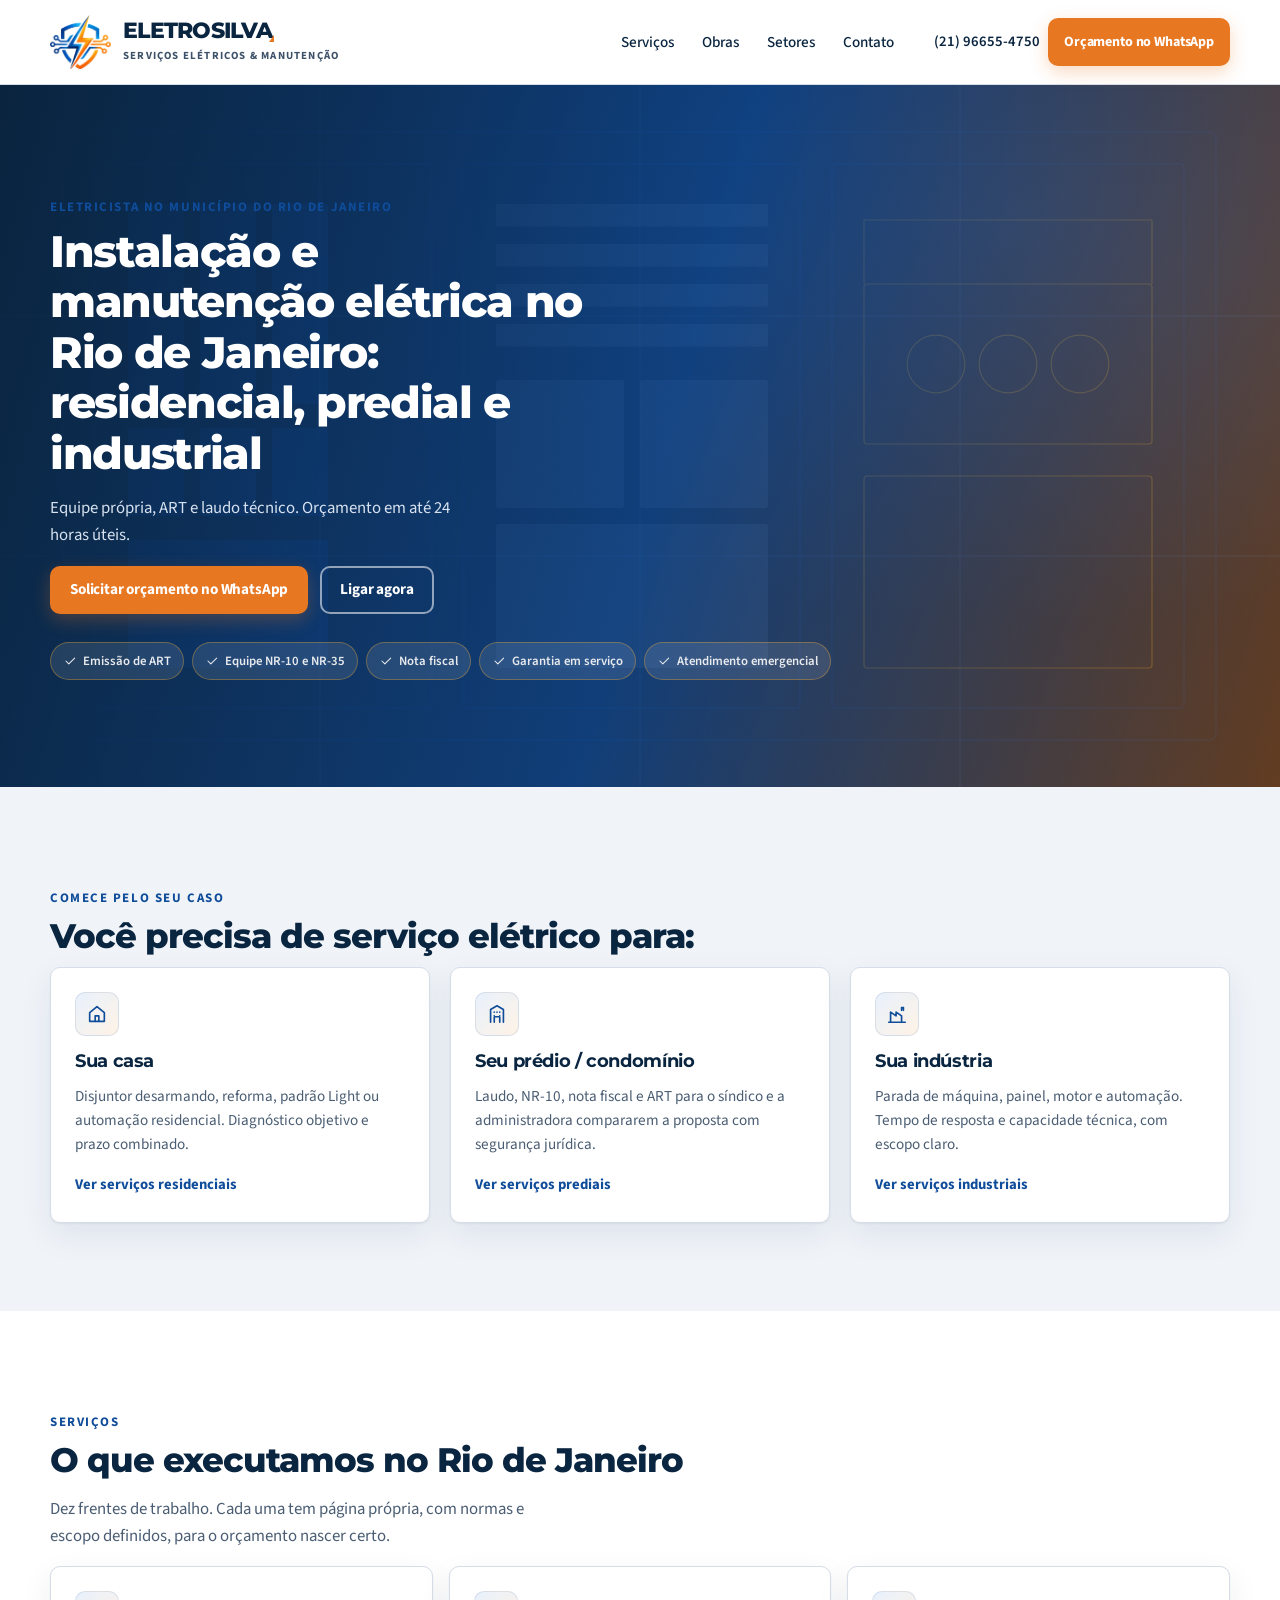
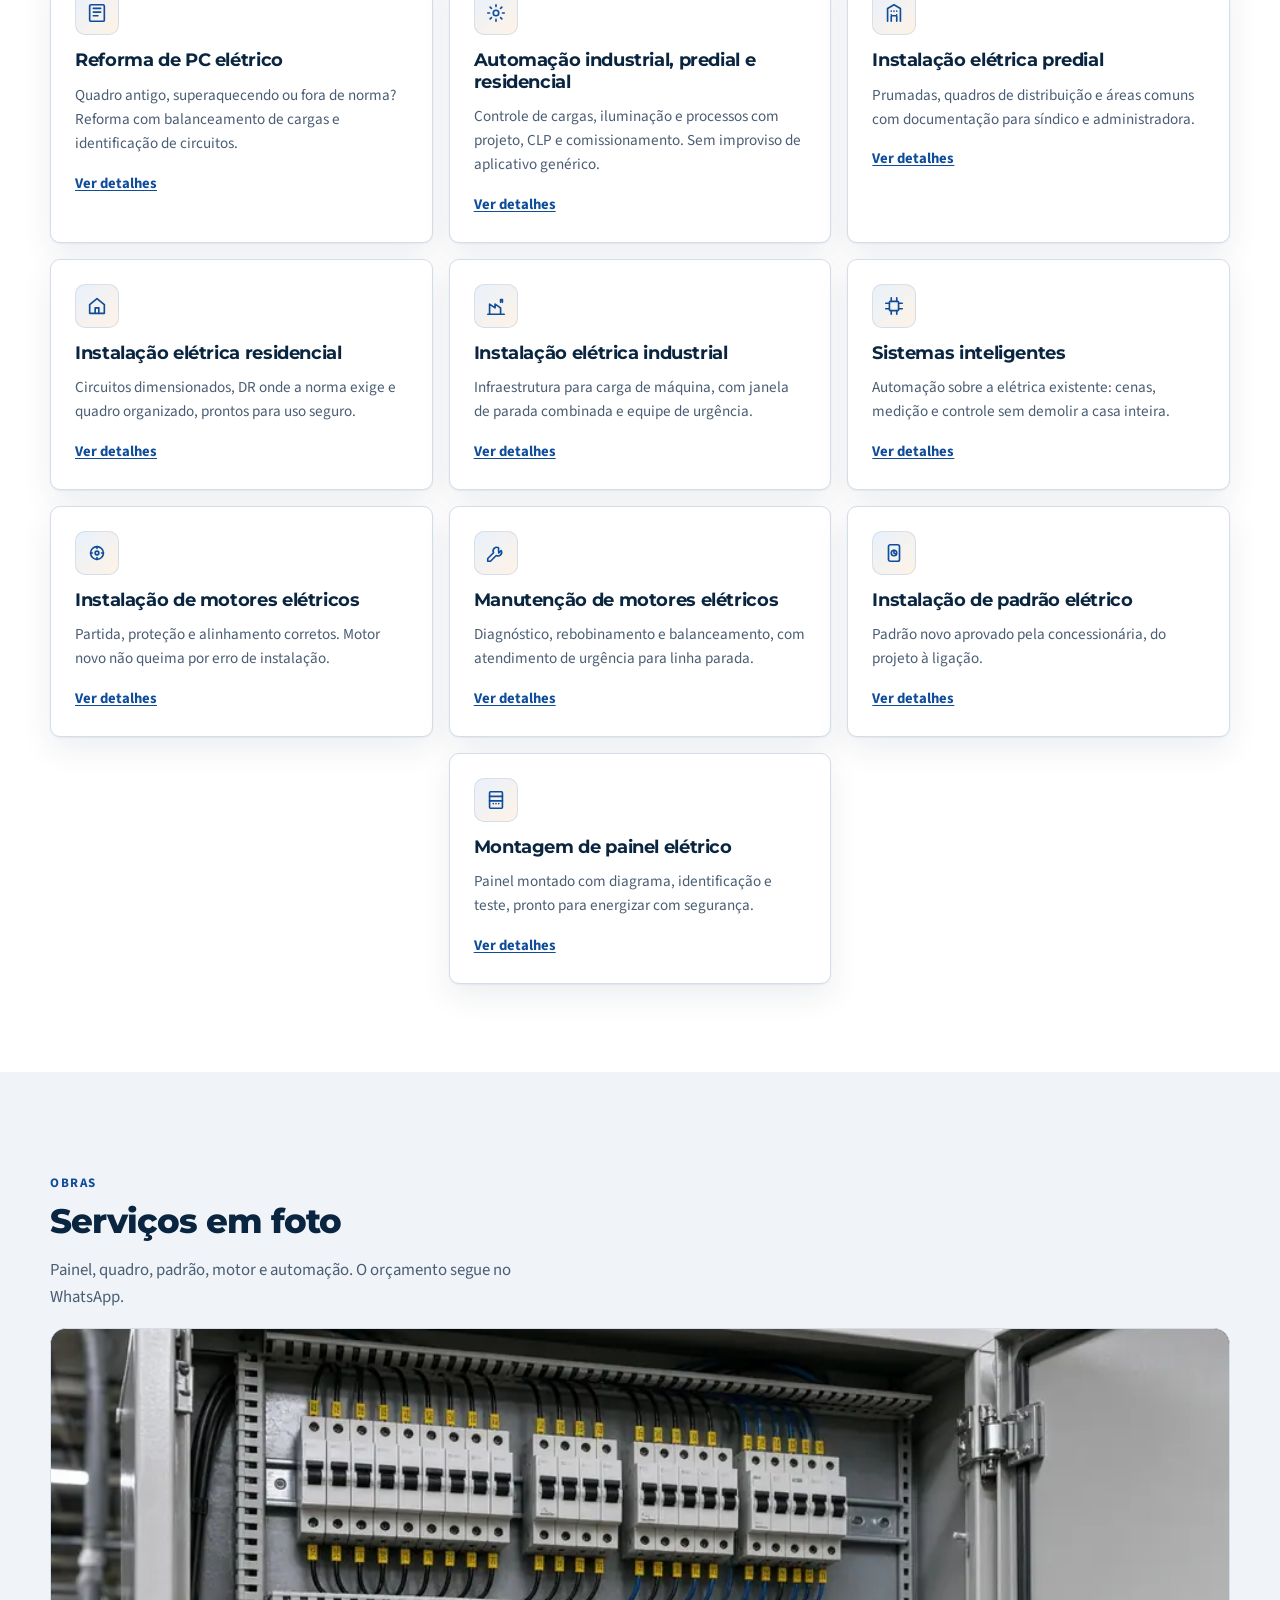
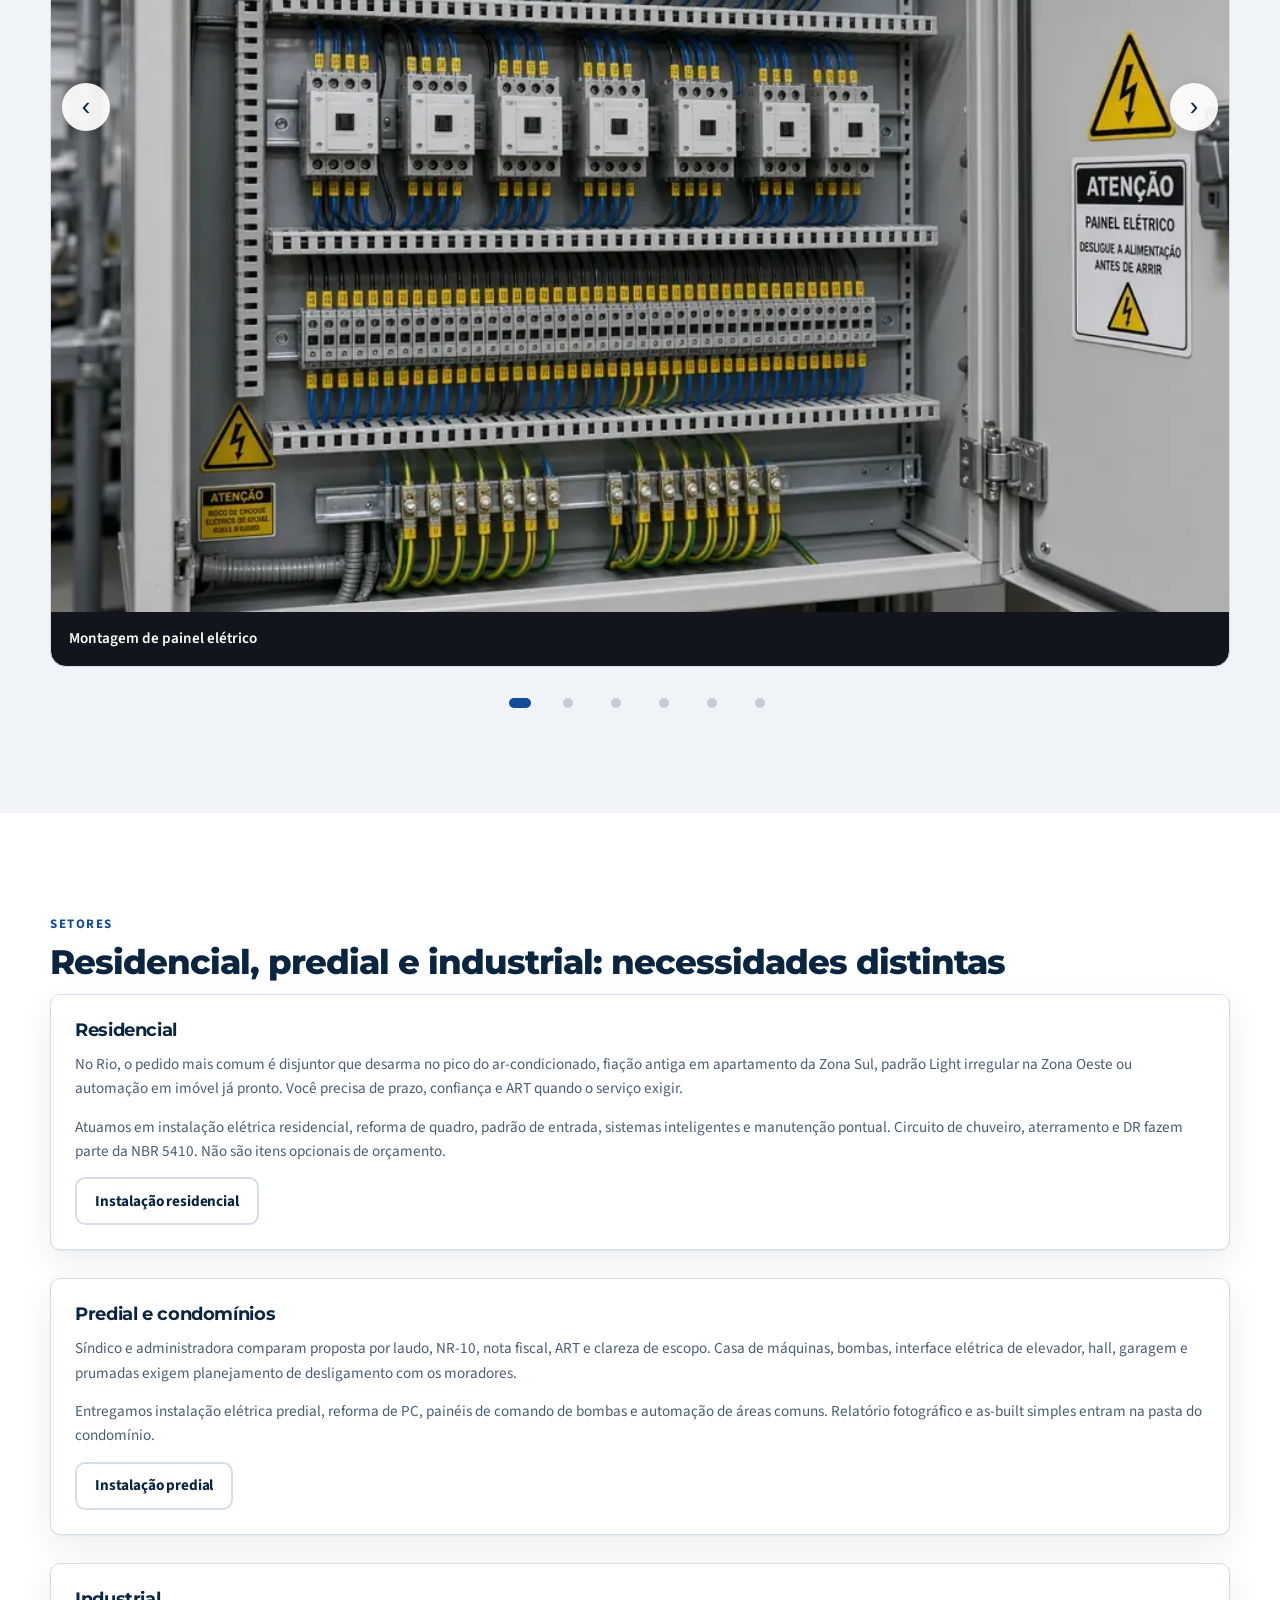
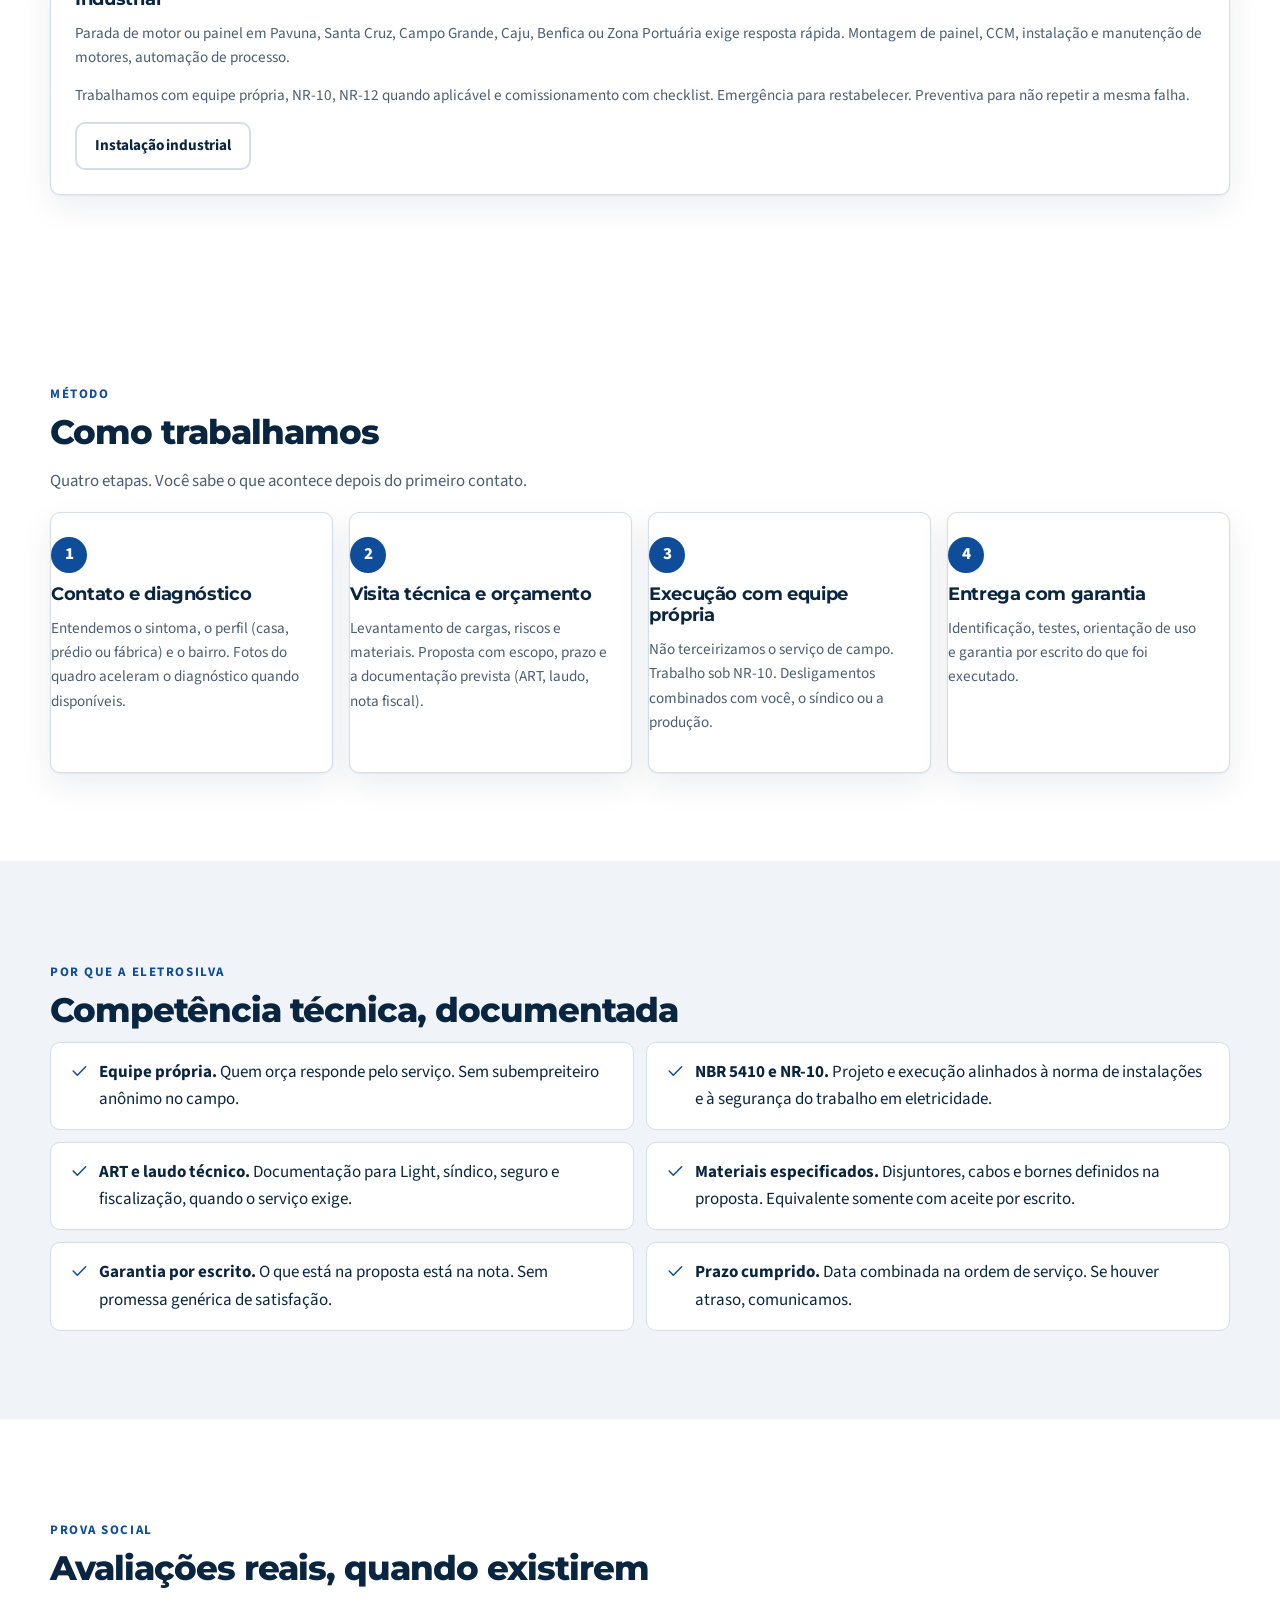
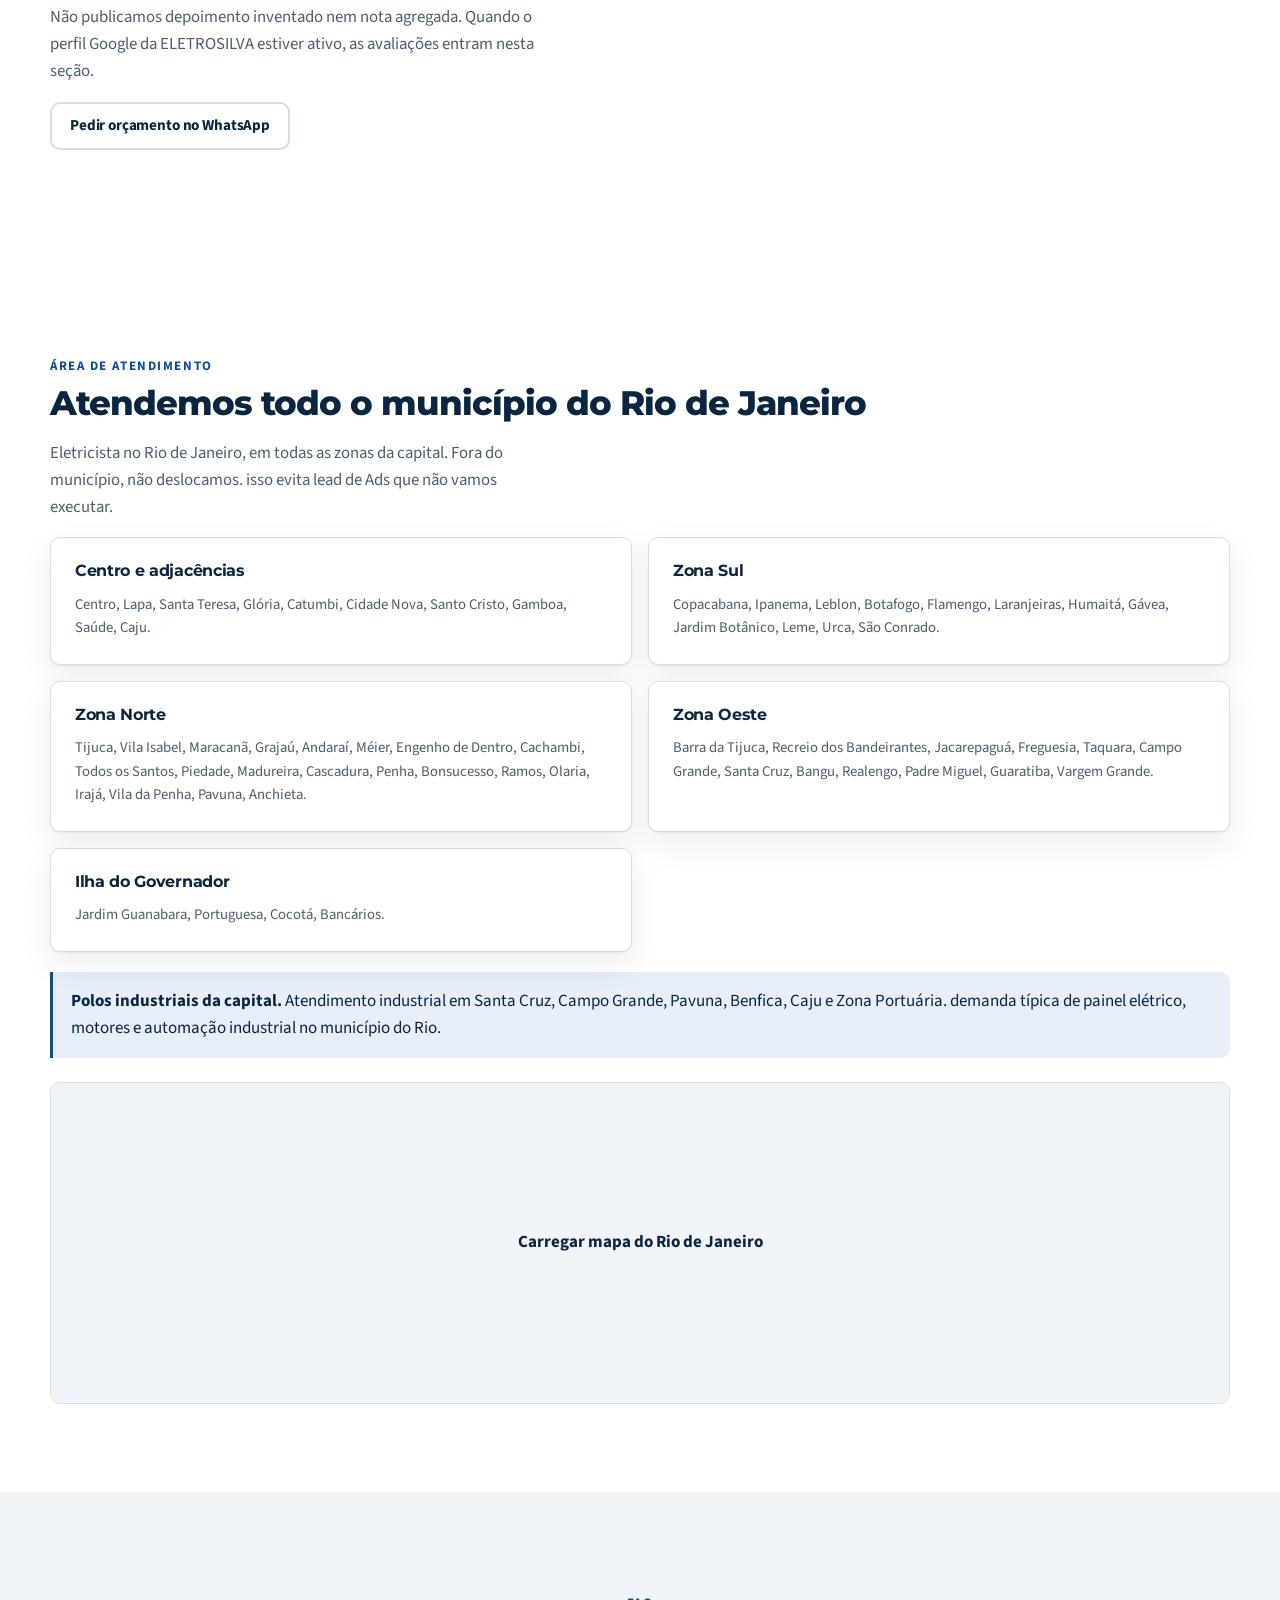
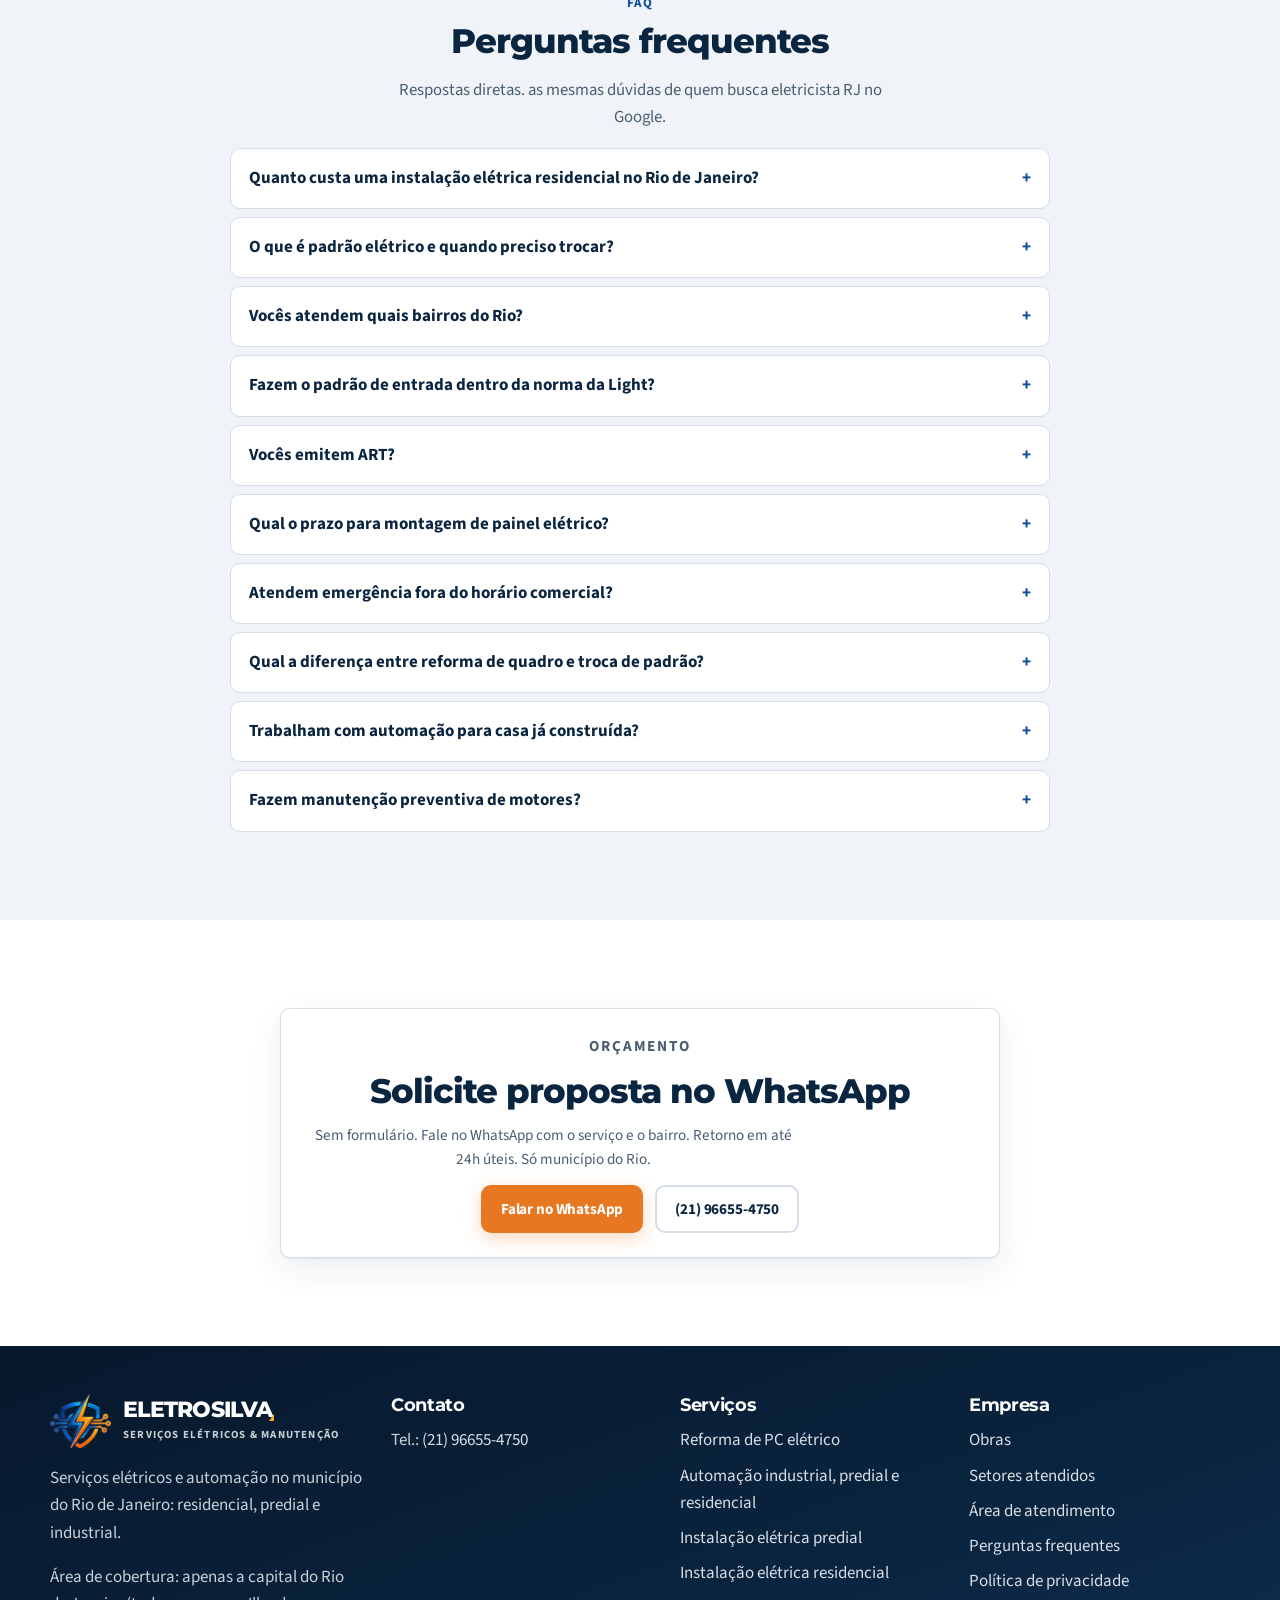
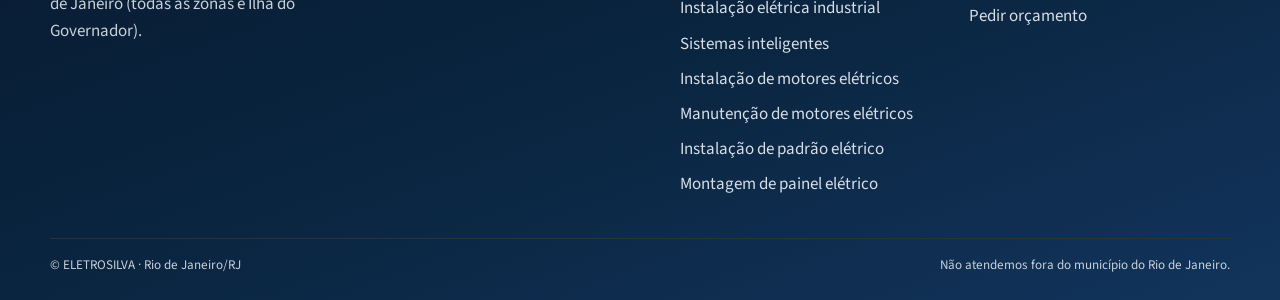
<file: index.html>
<!DOCTYPE html>
<html lang="pt-BR">
<head>
<!-- Google Tag Manager -->
<script>(function(w,d,s,l,i){w[l]=w[l]||[];w[l].push({'gtm.start':
new Date().getTime(),event:'gtm.js'});var f=d.getElementsByTagName(s)[0],
j=d.createElement(s),dl=l!='dataLayer'?'&l='+l:'';j.async=true;j.src=
'https://www.googletagmanager.com/gtm.js?id='+i+dl;f.parentNode.insertBefore(j,f);
})(window,document,'script','dataLayer','GTM-MVVCDT7N');</script>
<!-- End Google Tag Manager -->
  <meta charset="utf-8">
  <meta name="viewport" content="width=device-width, initial-scale=1">
  <title>Eletricista no Rio de Janeiro | ELETROSILVA</title>
  <meta name="description" content="Instalação e manutenção elétrica no Rio de Janeiro: residencial, predial e industrial. ART, NR-10 e orçamento em até 24h.">
  <link rel="canonical" href="https://eletrosilvaservicos.com/">
  <meta name="robots" content="index,follow">
  <meta name="theme-color" content="#0A2540">
  <meta name="referrer" content="strict-origin-when-cross-origin">
  <meta property="og:type" content="website">
  <meta property="og:locale" content="pt_BR">
  <meta property="og:site_name" content="ELETROSILVA">
  <meta property="og:title" content="Eletricista no Rio de Janeiro | ELETROSILVA">
  <meta property="og:description" content="Instalação e manutenção elétrica no Rio de Janeiro: residencial, predial e industrial. ART, NR-10 e orçamento em até 24h.">
  <meta property="og:url" content="https://eletrosilvaservicos.com/">
  <meta property="og:image" content="https://eletrosilvaservicos.com/img/logo.png">
  <meta name="twitter:card" content="summary_large_image">
  <meta name="twitter:title" content="Eletricista no Rio de Janeiro | ELETROSILVA">
  <meta name="twitter:description" content="Instalação e manutenção elétrica no Rio de Janeiro: residencial, predial e industrial. ART, NR-10 e orçamento em até 24h.">
  <link rel="icon" href="img/favicon.svg" type="image/svg+xml">
  <link rel="preconnect" href="https://fonts.googleapis.com">
  <link rel="preconnect" href="https://fonts.gstatic.com" crossorigin>
  <link href="https://fonts.googleapis.com/css2?family=Montserrat:wght@600;700;800&family=Source+Sans+3:wght@400;500;600;700&display=swap" rel="stylesheet">
  <style>
    :root{--blue:#0F4C9A;--ink:#0A2540;--cta:#E87722;--header-h:84px}
    *{box-sizing:border-box}
    body{margin:0;font-family:"Source Sans 3",system-ui,sans-serif;color:var(--ink);background:#f7f9fc}
    .header{position:sticky;top:0;z-index:80;background:#fff;border-bottom:1px solid #d5dde8}
    .header-inner{display:flex;align-items:center;gap:16px;min-height:84px}
    .wrap{width:min(calc(100% - 32px),1180px);margin-inline:auto}
    .logo{display:flex;align-items:center;text-decoration:none;color:#0A2540}
    .logo-lockup{display:flex;align-items:center;gap:12px}
    .logo-icon{height:52px;width:auto;display:block}
    .logo-name{display:block;font-family:Montserrat,sans-serif;font-weight:800;font-size:1.2rem;letter-spacing:-.03em;line-height:1;color:#0A2540}
    .logo-name-tail{color:#0A2540}
    .logo-sub{display:block;margin-top:4px;font-size:10px;font-weight:700;letter-spacing:.12em;text-transform:uppercase;color:#4A5D73}
    .nav,.phone-link{display:none}
    .menu-btn{width:48px;height:48px;border:1px solid #d5dde8;background:#fff;border-radius:8px}
    .hero{position:relative;background:#0A2540;color:#fff;min-height:78vh;display:flex;align-items:center}
    .hero-overlay{position:absolute;inset:0;background:linear-gradient(105deg,rgba(10,37,64,.94),rgba(15,76,154,.55) 55%,rgba(232,119,34,.28))}
    .hero .wrap{position:relative;z-index:1;padding:48px 0 56px}
    h1{font-family:Montserrat,sans-serif;font-size:clamp(1.75rem,4vw,2.75rem);line-height:1.15;margin:0 0 12px}
    .lead{font-size:1.05rem}
    .cta-row{display:flex;flex-wrap:wrap;gap:12px}
    .btn{display:inline-flex;align-items:center;justify-content:center;min-height:48px;padding:0 18px;border-radius:10px;font-weight:700;text-decoration:none;border:2px solid transparent}
    .btn--primary{background:#E87722;color:#fff}
    .btn--ghost{color:#fff;border-color:rgba(255,255,255,.55)}
    .eyebrow{font-size:13px;font-weight:700;letter-spacing:.12em;text-transform:uppercase;color:#F9A825}
  </style>
  <link rel="stylesheet" href="css/site.css?v=20260922">
  <script type="application/ld+json">{"@context":"https://schema.org","@type":["Electrician","LocalBusiness"],"name":"ELETROSILVA","url":"https://eletrosilvaservicos.com","telephone":"+5521966554750","priceRange":"$$","address":{"@type":"PostalAddress","addressLocality":"Rio de Janeiro","addressRegion":"RJ","addressCountry":"BR"},"areaServed":{"@type":"City","name":"Rio de Janeiro"}}</script>
<script type="application/ld+json">{"@context":"https://schema.org","@type":"FAQPage","mainEntity":[{"@type":"Question","name":"Quanto custa uma instalação elétrica residencial no Rio de Janeiro?","acceptedAnswer":{"@type":"Answer","text":"O valor depende da metragem, do número de circuitos, do estado da infraestrutura existente e se há quadro, aterramento e DR a substituir. Não publicamos tabela fechada porque um apartamento em Copacabana com fiação antiga não se compara a uma casa nova na Barra. O caminho correto é visita técnica, levantamento de cargas e proposta com escopo. Retornamos o primeiro contato em até 24h úteis."}},{"@type":"Question","name":"O que é padrão elétrico e quando preciso trocar?","acceptedAnswer":{"@type":"Answer","text":"O padrão de entrada é o conjunto medidor, proteção e caixa que a Light exige para ligar ou aumentar a carga. Troca-se em obra nova, aumento de demanda, padrão danificado, irregular ou fora da norma vigente da concessionária. Cuidamos do projeto, da montagem e do acompanhamento até a aprovação."}},{"@type":"Question","name":"Vocês atendem quais bairros do Rio?","acceptedAnswer":{"@type":"Answer","text":"Atendemos exclusivamente o município do Rio de Janeiro: Centro, Zona Sul, Zona Norte, Zona Oeste e Ilha do Governador. Não atendemos Baixada Fluminense, Niterói, São Gonçalo nem a Região dos Lagos."}},{"@type":"Question","name":"Fazem o padrão de entrada dentro da norma da Light?","acceptedAnswer":{"@type":"Answer","text":"Sim. Montamos o padrão de entrada conforme o regulamento da Light para a capital, com dimensionamento da proteção, aterramento e disposição da caixa. O objetivo é passar na vistoria sem retrabalho."}},{"@type":"Question","name":"Vocês emitem ART?","acceptedAnswer":{"@type":"Answer","text":"Sim. Emitimos ART do responsável técnico no CREA-RJ quando o serviço exige. Também emitimos laudo e nota fiscal. Não terceirizamos a equipe de campo."}},{"@type":"Question","name":"Qual o prazo para montagem de painel elétrico?","acceptedAnswer":{"@type":"Answer","text":"Depende da complexidade (quadro de distribuição, CCM, comando com CLP) e da disponibilidade de materiais. Após o diagrama aprovado, informamos prazo na proposta. Serviços de urgência industrial são priorizados quando a linha está parada."}},{"@type":"Question","name":"Atendem emergência fora do horário comercial?","acceptedAnswer":{"@type":"Answer","text":"Sim, para falha que coloque risco ou pare produção/condomínio. Combinamos na triagem do chamado. Não prometemos tempo de chegada genérico."}},{"@type":"Question","name":"Qual a diferença entre reforma de quadro e troca de padrão?","acceptedAnswer":{"@type":"Answer","text":"O quadro (PC/QGBT) distribui os circuitos internos. O padrão é a entrada da concessionária, no limite da via pública/medição. Muitas vezes os dois precisam ser tratados juntos, mas são serviços e normas diferentes."}},{"@type":"Question","name":"Trabalham com automação para casa já construída?","acceptedAnswer":{"@type":"Answer","text":"Sim. Em imóvel pronto priorizamos soluções que aproveitam eletrodutos existentes, módulos em substituição de interruptores e quadros auxiliares. Retrofit mal planejado vira gambiarra; por isso o diagnóstico vem antes do catálogo de gadgets."}},{"@type":"Question","name":"Fazem manutenção preventiva de motores?","acceptedAnswer":{"@type":"Answer","text":"Sim. Inspeção, medição de isolamento, verificação de rolamentos, alinhamento e plano de parada. Corretiva de urgência também, quando o motor já parou a linha."}}]}</script>
<script type="application/ld+json">{"@context":"https://schema.org","@type":"ItemList","name":"Serviços ELETROSILVA","itemListElement":[{"@type":"ListItem","position":1,"item":{"@type":"Service","name":"Reforma de PC elétrico","areaServed":{"@type":"City","name":"Rio de Janeiro"},"url":"https://eletrosilvaservicos.com/reforma-pc-eletrico-rio-de-janeiro.html","provider":{"@type":"Electrician","name":"ELETROSILVA"}}},{"@type":"ListItem","position":2,"item":{"@type":"Service","name":"Automação industrial, predial e residencial","areaServed":{"@type":"City","name":"Rio de Janeiro"},"url":"https://eletrosilvaservicos.com/automacao-industrial-predial-residencial-rio-de-janeiro.html","provider":{"@type":"Electrician","name":"ELETROSILVA"}}},{"@type":"ListItem","position":3,"item":{"@type":"Service","name":"Instalação elétrica predial","areaServed":{"@type":"City","name":"Rio de Janeiro"},"url":"https://eletrosilvaservicos.com/instalacao-eletrica-predial-rio-de-janeiro.html","provider":{"@type":"Electrician","name":"ELETROSILVA"}}},{"@type":"ListItem","position":4,"item":{"@type":"Service","name":"Instalação elétrica residencial","areaServed":{"@type":"City","name":"Rio de Janeiro"},"url":"https://eletrosilvaservicos.com/instalacao-eletrica-residencial-rio-de-janeiro.html","provider":{"@type":"Electrician","name":"ELETROSILVA"}}},{"@type":"ListItem","position":5,"item":{"@type":"Service","name":"Instalação elétrica industrial","areaServed":{"@type":"City","name":"Rio de Janeiro"},"url":"https://eletrosilvaservicos.com/instalacao-eletrica-industrial-rio-de-janeiro.html","provider":{"@type":"Electrician","name":"ELETROSILVA"}}},{"@type":"ListItem","position":6,"item":{"@type":"Service","name":"Sistemas inteligentes","areaServed":{"@type":"City","name":"Rio de Janeiro"},"url":"https://eletrosilvaservicos.com/sistemas-inteligentes-rio-de-janeiro.html","provider":{"@type":"Electrician","name":"ELETROSILVA"}}},{"@type":"ListItem","position":7,"item":{"@type":"Service","name":"Instalação de motores elétricos","areaServed":{"@type":"City","name":"Rio de Janeiro"},"url":"https://eletrosilvaservicos.com/instalacao-de-motores-eletricos-rio-de-janeiro.html","provider":{"@type":"Electrician","name":"ELETROSILVA"}}},{"@type":"ListItem","position":8,"item":{"@type":"Service","name":"Manutenção de motores elétricos","areaServed":{"@type":"City","name":"Rio de Janeiro"},"url":"https://eletrosilvaservicos.com/manutencao-de-motores-eletricos-rio-de-janeiro.html","provider":{"@type":"Electrician","name":"ELETROSILVA"}}},{"@type":"ListItem","position":9,"item":{"@type":"Service","name":"Instalação de padrão elétrico","areaServed":{"@type":"City","name":"Rio de Janeiro"},"url":"https://eletrosilvaservicos.com/instalacao-de-padrao-eletrico-rio-de-janeiro.html","provider":{"@type":"Electrician","name":"ELETROSILVA"}}},{"@type":"ListItem","position":10,"item":{"@type":"Service","name":"Montagem de painel elétrico","areaServed":{"@type":"City","name":"Rio de Janeiro"},"url":"https://eletrosilvaservicos.com/montagem-de-painel-eletrico-rio-de-janeiro.html","provider":{"@type":"Electrician","name":"ELETROSILVA"}}}]}</script>
</head>
<body data-page="home">
<!-- Google Tag Manager (noscript) -->
<noscript><iframe src="https://www.googletagmanager.com/ns.html?id=GTM-MVVCDT7N"
height="0" width="0" style="display:none;visibility:hidden"></iframe></noscript>
<!-- End Google Tag Manager (noscript) -->

<a class="skip" href="#conteudo">Ir para o conteúdo</a>
<header class="header">
  <div class="wrap header-inner">
    <a class="logo" href="index.html" aria-label="ELETROSILVA - Serviços elétricos e manutenção"><span class="logo-lockup">
      <img class="logo-icon" src="img/logo-icon.png?v=20260922" width="56" height="50" alt="" decoding="async" aria-hidden="true">
      <span class="logo-text">
        <span class="logo-name">ELETRO<span class="logo-name-tail">SILVA</span></span>
        <span class="logo-sub">Serviços elétricos &amp; manutenção</span>
      </span>
    </span></a>
    <nav class="nav" aria-label="Principal"><a href="#servicos">Serviços</a><a href="#obras">Obras</a><a href="#setores">Setores</a><a href="#contato">Contato</a></nav>
    <div class="header-actions">
      <a class="phone-link" data-href="phone" data-fill="phoneDisplay" href="tel:+5521966554750">(21) 96655-4750</a>
      <a class="btn btn--primary btn--sm" data-wa="Olá! Vim pelo site e quero solicitar um orçamento." href="#contato">Orçamento no WhatsApp</a>
      <button class="menu-btn" type="button" aria-label="Abrir menu" aria-controls="menu-mobile" aria-expanded="false">
        <svg viewBox="0 0 24 24" fill="none" stroke="currentColor" stroke-width="2" aria-hidden="true"><path d="M4 7h16M4 12h16M4 17h16"/></svg>
      </button>
    </div>
  </div>
  <nav class="wrap nav-mobile" id="menu-mobile" aria-label="Menu móvel"><a href="#servicos">Serviços</a><a href="#obras">Obras</a><a href="#setores">Setores</a><a href="#contato">Contato</a></nav>
</header>
<main id="conteudo">
  <section class="hero" id="inicio">
    <div class="hero-overlay"></div>
    <div class="wrap">
      <p class="eyebrow">Eletricista no município do Rio de Janeiro</p>
      <h1 data-dynamic-h1>Instalação e manutenção elétrica no Rio de Janeiro: residencial, predial e industrial</h1>
      <p class="lead">Equipe própria, ART e laudo técnico. Orçamento em até 24 horas úteis.</p>
      <div class="cta-row">
        <a class="btn btn--primary" data-wa="Olá! Vim pelo site e preciso de orçamento para serviço elétrico no Rio de Janeiro." href="#contato">Solicitar orçamento no WhatsApp</a>
        <a class="btn btn--ghost" data-href="phone" href="#contato">Ligar agora</a>
      </div>
      <div class="badges">
        <span class="badge"><svg viewBox="0 0 24 24" fill="none" stroke="currentColor" stroke-width="1.8" stroke-linecap="round" stroke-linejoin="round" aria-hidden="true"><path d="M5 12l5 5L20 7"/></svg> Emissão de ART</span>
        <span class="badge"><svg viewBox="0 0 24 24" fill="none" stroke="currentColor" stroke-width="1.8" stroke-linecap="round" stroke-linejoin="round" aria-hidden="true"><path d="M5 12l5 5L20 7"/></svg> Equipe NR-10 e NR-35</span>
        <span class="badge"><svg viewBox="0 0 24 24" fill="none" stroke="currentColor" stroke-width="1.8" stroke-linecap="round" stroke-linejoin="round" aria-hidden="true"><path d="M5 12l5 5L20 7"/></svg> Nota fiscal</span>
        <span class="badge"><svg viewBox="0 0 24 24" fill="none" stroke="currentColor" stroke-width="1.8" stroke-linecap="round" stroke-linejoin="round" aria-hidden="true"><path d="M5 12l5 5L20 7"/></svg> Garantia em serviço</span>
        <span class="badge"><svg viewBox="0 0 24 24" fill="none" stroke="currentColor" stroke-width="1.8" stroke-linecap="round" stroke-linejoin="round" aria-hidden="true"><path d="M5 12l5 5L20 7"/></svg> Atendimento emergencial</span>
      </div>
    </div>
  </section>

  <section class="section section--alt" id="perfis">
    <div class="wrap">
      <p class="eyebrow">Comece pelo seu caso</p>
      <h2>Você precisa de serviço elétrico para:</h2>
      <div class="grid grid-3">
        <a class="card card--link card--profile reveal" href="#setor-residencial">
          <div class="icon-box"><svg viewBox="0 0 24 24" fill="none" stroke="currentColor" stroke-width="1.8" stroke-linecap="round" stroke-linejoin="round" aria-hidden="true"><path d="M4 10.5 12 4l8 6.5V20H4z"/><path d="M10 20v-6h4v6"/></svg></div>
          <h3>Sua casa</h3>
          <p>Disjuntor desarmando, reforma, padrão Light ou automação residencial. Diagnóstico objetivo e prazo combinado.</p>
          <span class="more">Ver serviços residenciais</span>
        </a>
        <a class="card card--link card--profile reveal" href="#setor-predial">
          <div class="icon-box"><svg viewBox="0 0 24 24" fill="none" stroke="currentColor" stroke-width="1.8" stroke-linecap="round" stroke-linejoin="round" aria-hidden="true"><path d="M5 21V7l7-4 7 4v14"/><path d="M9 21v-6h6v6M9 10h.01M15 10h.01M12 10h.01M9 14h.01M15 14h.01"/></svg></div>
          <h3>Seu prédio / condomínio</h3>
          <p>Laudo, NR-10, nota fiscal e ART para o síndico e a administradora compararem a proposta com segurança jurídica.</p>
          <span class="more">Ver serviços prediais</span>
        </a>
        <a class="card card--link card--profile reveal" href="#setor-industrial">
          <div class="icon-box"><svg viewBox="0 0 24 24" fill="none" stroke="currentColor" stroke-width="1.8" stroke-linecap="round" stroke-linejoin="round" aria-hidden="true"><path d="M3 21h18M5 21V10l6 4V10l6 4V21"/><path d="M17 8V5h2v3"/></svg></div>
          <h3>Sua indústria</h3>
          <p>Parada de máquina, painel, motor e automação. Tempo de resposta e capacidade técnica, com escopo claro.</p>
          <span class="more">Ver serviços industriais</span>
        </a>
      </div>
    </div>
  </section>

  <section class="section" id="servicos">
    <div class="wrap">
      <p class="eyebrow">Serviços</p>
      <h2>O que executamos no Rio de Janeiro</h2>
      <p class="lead">Dez frentes de trabalho. Cada uma tem página própria, com normas e escopo definidos, para o orçamento nascer certo.</p>
      <div class="svc-grid">
    <article class="card reveal">
      <div class="icon-box"><svg viewBox="0 0 24 24" fill="none" stroke="currentColor" stroke-width="1.8" stroke-linecap="round" stroke-linejoin="round" aria-hidden="true"><rect x="4" y="3" width="16" height="18" rx="1.5"/><path d="M8 7h8M8 11h8M8 15h5"/></svg></div>
      <h3>Reforma de PC elétrico</h3>
      <p>Quadro antigo, superaquecendo ou fora de norma? Reforma com balanceamento de cargas e identificação de circuitos.</p>
      <a class="more" href="reforma-pc-eletrico-rio-de-janeiro.html">Ver detalhes</a>
    </article>
    <article class="card reveal">
      <div class="icon-box"><svg viewBox="0 0 24 24" fill="none" stroke="currentColor" stroke-width="1.8" stroke-linecap="round" stroke-linejoin="round" aria-hidden="true"><circle cx="12" cy="12" r="3"/><path d="M12 3v2M12 19v2M3 12h2M19 12h2M5.6 5.6l1.4 1.4M17 17l1.4 1.4M18.4 5.6 17 7M7 17l-1.4 1.4"/></svg></div>
      <h3>Automação industrial, predial e residencial</h3>
      <p>Controle de cargas, iluminação e processos com projeto, CLP e comissionamento. Sem improviso de aplicativo genérico.</p>
      <a class="more" href="automacao-industrial-predial-residencial-rio-de-janeiro.html">Ver detalhes</a>
    </article>
    <article class="card reveal">
      <div class="icon-box"><svg viewBox="0 0 24 24" fill="none" stroke="currentColor" stroke-width="1.8" stroke-linecap="round" stroke-linejoin="round" aria-hidden="true"><path d="M5 21V7l7-4 7 4v14"/><path d="M9 21v-6h6v6M9 10h.01M15 10h.01M12 10h.01M9 14h.01M15 14h.01"/></svg></div>
      <h3>Instalação elétrica predial</h3>
      <p>Prumadas, quadros de distribuição e áreas comuns com documentação para síndico e administradora.</p>
      <a class="more" href="instalacao-eletrica-predial-rio-de-janeiro.html">Ver detalhes</a>
    </article>
    <article class="card reveal">
      <div class="icon-box"><svg viewBox="0 0 24 24" fill="none" stroke="currentColor" stroke-width="1.8" stroke-linecap="round" stroke-linejoin="round" aria-hidden="true"><path d="M4 10.5 12 4l8 6.5V20H4z"/><path d="M10 20v-6h4v6"/></svg></div>
      <h3>Instalação elétrica residencial</h3>
      <p>Circuitos dimensionados, DR onde a norma exige e quadro organizado, prontos para uso seguro.</p>
      <a class="more" href="instalacao-eletrica-residencial-rio-de-janeiro.html">Ver detalhes</a>
    </article>
    <article class="card reveal">
      <div class="icon-box"><svg viewBox="0 0 24 24" fill="none" stroke="currentColor" stroke-width="1.8" stroke-linecap="round" stroke-linejoin="round" aria-hidden="true"><path d="M3 21h18M5 21V10l6 4V10l6 4V21"/><path d="M17 8V5h2v3"/></svg></div>
      <h3>Instalação elétrica industrial</h3>
      <p>Infraestrutura para carga de máquina, com janela de parada combinada e equipe de urgência.</p>
      <a class="more" href="instalacao-eletrica-industrial-rio-de-janeiro.html">Ver detalhes</a>
    </article>
    <article class="card reveal">
      <div class="icon-box"><svg viewBox="0 0 24 24" fill="none" stroke="currentColor" stroke-width="1.8" stroke-linecap="round" stroke-linejoin="round" aria-hidden="true"><rect x="7" y="7" width="10" height="10" rx="1"/><path d="M9 3v4M15 3v4M9 17v4M15 17v4M3 9h4M3 15h4M17 9h4M17 15h4"/></svg></div>
      <h3>Sistemas inteligentes</h3>
      <p>Automação sobre a elétrica existente: cenas, medição e controle sem demolir a casa inteira.</p>
      <a class="more" href="sistemas-inteligentes-rio-de-janeiro.html">Ver detalhes</a>
    </article>
    <article class="card reveal">
      <div class="icon-box"><svg viewBox="0 0 24 24" fill="none" stroke="currentColor" stroke-width="1.8" stroke-linecap="round" stroke-linejoin="round" aria-hidden="true"><circle cx="12" cy="12" r="7"/><circle cx="12" cy="12" r="2"/><path d="M12 5v2M12 17v2M5 12h2M17 12h2"/></svg></div>
      <h3>Instalação de motores elétricos</h3>
      <p>Partida, proteção e alinhamento corretos. Motor novo não queima por erro de instalação.</p>
      <a class="more" href="instalacao-de-motores-eletricos-rio-de-janeiro.html">Ver detalhes</a>
    </article>
    <article class="card reveal">
      <div class="icon-box"><svg viewBox="0 0 24 24" fill="none" stroke="currentColor" stroke-width="1.8" stroke-linecap="round" stroke-linejoin="round" aria-hidden="true"><path d="M14.7 6.3a4 4 0 0 0-5.4 5.4L3 18v3h3l6.3-6.3a4 4 0 0 0 5.4-5.4L15 12z"/></svg></div>
      <h3>Manutenção de motores elétricos</h3>
      <p>Diagnóstico, rebobinamento e balanceamento, com atendimento de urgência para linha parada.</p>
      <a class="more" href="manutencao-de-motores-eletricos-rio-de-janeiro.html">Ver detalhes</a>
    </article>
    <article class="card reveal">
      <div class="icon-box"><svg viewBox="0 0 24 24" fill="none" stroke="currentColor" stroke-width="1.8" stroke-linecap="round" stroke-linejoin="round" aria-hidden="true"><rect x="6" y="3" width="12" height="18" rx="2"/><circle cx="12" cy="12" r="3"/><path d="M12 9v3l2 1"/></svg></div>
      <h3>Instalação de padrão elétrico</h3>
      <p>Padrão novo aprovado pela concessionária, do projeto à ligação.</p>
      <a class="more" href="instalacao-de-padrao-eletrico-rio-de-janeiro.html">Ver detalhes</a>
    </article>
    <article class="card reveal">
      <div class="icon-box"><svg viewBox="0 0 24 24" fill="none" stroke="currentColor" stroke-width="1.8" stroke-linecap="round" stroke-linejoin="round" aria-hidden="true"><rect x="5" y="3" width="14" height="18" rx="1"/><path d="M5 8h14M5 13h14M9 16h.01M12 16h.01M15 16h.01"/></svg></div>
      <h3>Montagem de painel elétrico</h3>
      <p>Painel montado com diagrama, identificação e teste, pronto para energizar com segurança.</p>
      <a class="more" href="montagem-de-painel-eletrico-rio-de-janeiro.html">Ver detalhes</a>
    </article></div>
    </div>
  </section>

  <section class="section section--alt" id="obras">
    <div class="wrap">
      <p class="eyebrow">Obras</p>
      <h2>Serviços em foto</h2>
      <p class="lead">Painel, quadro, padrão, motor e automação. O orçamento segue no WhatsApp.</p>
      
<div class="carousel" data-carousel>
  <div class="carousel-viewport">
    <ul class="carousel-track"><li class="carousel-slide" aria-hidden="false">
      <figure>
        <img src="img/obras/painel-industrial.webp" alt="Montagem de painel elétrico industrial com bornes e proteções identificadas" width="960" height="720" loading="lazy" decoding="async">
        <figcaption>Montagem de painel elétrico</figcaption>
      </figure>
    </li><li class="carousel-slide" aria-hidden="true">
      <figure>
        <img src="img/obras/quadro-residencial.webp" alt="Quadro de distribuição residencial com circuitos identificados" width="960" height="720" loading="lazy" decoding="async">
        <figcaption>Quadro elétrico residencial</figcaption>
      </figure>
    </li><li class="carousel-slide" aria-hidden="true">
      <figure>
        <img src="img/obras/quadro-predial.webp" alt="Quadro de distribuição predial em casa de máquinas" width="960" height="720" loading="lazy" decoding="async">
        <figcaption>Quadro elétrico predial</figcaption>
      </figure>
    </li><li class="carousel-slide" aria-hidden="true">
      <figure>
        <img src="img/obras/padrao-entrada.webp" alt="Padrão de entrada da concessionária com medidor e proteção" width="960" height="720" loading="lazy" decoding="async">
        <figcaption>Instalação de padrão elétrico</figcaption>
      </figure>
    </li><li class="carousel-slide" aria-hidden="true">
      <figure>
        <img src="img/obras/motor-industrial.webp" alt="Motor elétrico industrial instalado em base metálica" width="960" height="720" loading="lazy" decoding="async">
        <figcaption>Instalação de motores</figcaption>
      </figure>
    </li><li class="carousel-slide" aria-hidden="true">
      <figure>
        <img src="img/obras/automacao.webp" alt="Painel de automação com CLP e bornes identificados" width="960" height="720" loading="lazy" decoding="async">
        <figcaption>Automação industrial</figcaption>
      </figure>
    </li></ul>
  </div>
  <button type="button" class="carousel-btn carousel-btn--prev" aria-label="Foto anterior">‹</button>
  <button type="button" class="carousel-btn carousel-btn--next" aria-label="Próxima foto">›</button>
  <div class="carousel-dots" aria-label="Fotos das obras"><button type="button" class="carousel-dot" aria-label="Ir para Montagem de painel elétrico" aria-current="true"></button><button type="button" class="carousel-dot" aria-label="Ir para Quadro elétrico residencial" aria-current="false"></button><button type="button" class="carousel-dot" aria-label="Ir para Quadro elétrico predial" aria-current="false"></button><button type="button" class="carousel-dot" aria-label="Ir para Instalação de padrão elétrico" aria-current="false"></button><button type="button" class="carousel-dot" aria-label="Ir para Instalação de motores" aria-current="false"></button><button type="button" class="carousel-dot" aria-label="Ir para Automação industrial" aria-current="false"></button></div>
</div>
    </div>
  </section>

  <section class="section" id="setores">
    <div class="wrap">
      <p class="eyebrow">Setores</p>
      <h2>Residencial, predial e industrial: necessidades distintas</h2>
      <div class="grid" style="gap:28px">
        <article class="card" id="setor-residencial">
          <h3>Residencial</h3>
          <p>No Rio, o pedido mais comum é disjuntor que desarma no pico do ar-condicionado, fiação antiga em apartamento da Zona Sul, padrão Light irregular na Zona Oeste ou automação em imóvel já pronto. Você precisa de prazo, confiança e ART quando o serviço exigir.</p>
          <p>Atuamos em instalação elétrica residencial, reforma de quadro, padrão de entrada, sistemas inteligentes e manutenção pontual. Circuito de chuveiro, aterramento e DR fazem parte da NBR 5410. Não são itens opcionais de orçamento.</p>
          <a class="btn btn--outline" href="instalacao-eletrica-residencial-rio-de-janeiro.html">Instalação residencial</a>
        </article>
        <article class="card" id="setor-predial">
          <h3>Predial e condomínios</h3>
          <p>Síndico e administradora comparam proposta por laudo, NR-10, nota fiscal, ART e clareza de escopo. Casa de máquinas, bombas, interface elétrica de elevador, hall, garagem e prumadas exigem planejamento de desligamento com os moradores.</p>
          <p>Entregamos instalação elétrica predial, reforma de PC, painéis de comando de bombas e automação de áreas comuns. Relatório fotográfico e as-built simples entram na pasta do condomínio.</p>
          <a class="btn btn--outline" href="instalacao-eletrica-predial-rio-de-janeiro.html">Instalação predial</a>
        </article>
        <article class="card" id="setor-industrial">
          <h3>Industrial</h3>
          <p>Parada de motor ou painel em Pavuna, Santa Cruz, Campo Grande, Caju, Benfica ou Zona Portuária exige resposta rápida. Montagem de painel, CCM, instalação e manutenção de motores, automação de processo.</p>
          <p>Trabalhamos com equipe própria, NR-10, NR-12 quando aplicável e comissionamento com checklist. Emergência para restabelecer. Preventiva para não repetir a mesma falha.</p>
          <a class="btn btn--outline" href="instalacao-eletrica-industrial-rio-de-janeiro.html">Instalação industrial</a>
        </article>
      </div>
    </div>
  </section>

  <section class="section" id="como-trabalhamos">
    <div class="wrap">
      <p class="eyebrow">Método</p>
      <h2>Como trabalhamos</h2>
      <p class="lead">Quatro etapas. Você sabe o que acontece depois do primeiro contato.</p>
      <div class="steps">
        <article class="step card reveal"><h3>Contato e diagnóstico</h3><p>Entendemos o sintoma, o perfil (casa, prédio ou fábrica) e o bairro. Fotos do quadro aceleram o diagnóstico quando disponíveis.</p></article>
        <article class="step card reveal"><h3>Visita técnica e orçamento</h3><p>Levantamento de cargas, riscos e materiais. Proposta com escopo, prazo e a documentação prevista (ART, laudo, nota fiscal).</p></article>
        <article class="step card reveal"><h3>Execução com equipe própria</h3><p>Não terceirizamos o serviço de campo. Trabalho sob NR-10. Desligamentos combinados com você, o síndico ou a produção.</p></article>
        <article class="step card reveal"><h3>Entrega com garantia</h3><p>Identificação, testes, orientação de uso e garantia por escrito do que foi executado.</p></article>
      </div>
    </div>
  </section>

  <section class="section section--alt" id="diferenciais">
    <div class="wrap">
      <p class="eyebrow">Por que a ELETROSILVA</p>
      <h2>Competência técnica, documentada</h2>
      <ul class="diff-list grid-2">
        <li><svg viewBox="0 0 24 24" fill="none" stroke="currentColor" stroke-width="1.8" stroke-linecap="round" stroke-linejoin="round" aria-hidden="true"><path d="M5 12l5 5L20 7"/></svg><span><strong>Equipe própria.</strong> Quem orça responde pelo serviço. Sem subempreiteiro anônimo no campo.</span></li>
        <li><svg viewBox="0 0 24 24" fill="none" stroke="currentColor" stroke-width="1.8" stroke-linecap="round" stroke-linejoin="round" aria-hidden="true"><path d="M5 12l5 5L20 7"/></svg><span><strong>NBR 5410 e NR-10.</strong> Projeto e execução alinhados à norma de instalações e à segurança do trabalho em eletricidade.</span></li>
        <li><svg viewBox="0 0 24 24" fill="none" stroke="currentColor" stroke-width="1.8" stroke-linecap="round" stroke-linejoin="round" aria-hidden="true"><path d="M5 12l5 5L20 7"/></svg><span><strong>ART e laudo técnico.</strong> Documentação para Light, síndico, seguro e fiscalização, quando o serviço exige.</span></li>
        <li><svg viewBox="0 0 24 24" fill="none" stroke="currentColor" stroke-width="1.8" stroke-linecap="round" stroke-linejoin="round" aria-hidden="true"><path d="M5 12l5 5L20 7"/></svg><span><strong>Materiais especificados.</strong> Disjuntores, cabos e bornes definidos na proposta. Equivalente somente com aceite por escrito.</span></li>
        <li><svg viewBox="0 0 24 24" fill="none" stroke="currentColor" stroke-width="1.8" stroke-linecap="round" stroke-linejoin="round" aria-hidden="true"><path d="M5 12l5 5L20 7"/></svg><span><strong>Garantia por escrito.</strong> O que está na proposta está na nota. Sem promessa genérica de satisfação.</span></li>
        <li><svg viewBox="0 0 24 24" fill="none" stroke="currentColor" stroke-width="1.8" stroke-linecap="round" stroke-linejoin="round" aria-hidden="true"><path d="M5 12l5 5L20 7"/></svg><span><strong>Prazo cumprido.</strong> Data combinada na ordem de serviço. Se houver atraso, comunicamos.</span></li>
      </ul>
    </div>
  </section>

  <section class="section" id="depoimentos">
    <div class="wrap">
      <p class="eyebrow">Prova social</p>
      <h2>Avaliações reais, quando existirem</h2>
      <p class="lead">Não publicamos depoimento inventado nem nota agregada. Quando o perfil Google da ELETROSILVA estiver ativo, as avaliações entram nesta seção.</p>
      <p><a class="btn btn--outline" data-wa="Olá! Vim pelo site e quero um orçamento de serviço elétrico no Rio de Janeiro." href="#contato">Pedir orçamento no WhatsApp</a></p>
    </div>
  </section>

  <section class="section" id="area">
    <div class="wrap">
      <p class="eyebrow">Área de atendimento</p>
      <h2>Atendemos todo o município do Rio de Janeiro</h2>
      <p class="lead">Eletricista no Rio de Janeiro, em todas as zonas da capital. Fora do município, não deslocamos. isso evita lead de Ads que não vamos executar.</p>
      <div class="zones">
        <article class="card"><h3>Centro e adjacências</h3><p>Centro, Lapa, Santa Teresa, Glória, Catumbi, Cidade Nova, Santo Cristo, Gamboa, Saúde, Caju.</p></article>
        <article class="card"><h3>Zona Sul</h3><p>Copacabana, Ipanema, Leblon, Botafogo, Flamengo, Laranjeiras, Humaitá, Gávea, Jardim Botânico, Leme, Urca, São Conrado.</p></article>
        <article class="card"><h3>Zona Norte</h3><p>Tijuca, Vila Isabel, Maracanã, Grajaú, Andaraí, Méier, Engenho de Dentro, Cachambi, Todos os Santos, Piedade, Madureira, Cascadura, Penha, Bonsucesso, Ramos, Olaria, Irajá, Vila da Penha, Pavuna, Anchieta.</p></article>
        <article class="card"><h3>Zona Oeste</h3><p>Barra da Tijuca, Recreio dos Bandeirantes, Jacarepaguá, Freguesia, Taquara, Campo Grande, Santa Cruz, Bangu, Realengo, Padre Miguel, Guaratiba, Vargem Grande.</p></article>
        <article class="card"><h3>Ilha do Governador</h3><p>Jardim Guanabara, Portuguesa, Cocotá, Bancários.</p></article>
      </div>
      <div class="callout">
        <strong>Polos industriais da capital.</strong> Atendimento industrial em Santa Cruz, Campo Grande, Pavuna, Benfica, Caju e Zona Portuária. demanda típica de painel elétrico, motores e automação industrial no município do Rio.
      </div>
      <div class="map-wrap" id="mapa">
        <button type="button" class="map-load" data-map-load data-map-src="https://maps.google.com/maps?q=Rio%20de%20Janeiro%2C%20RJ%2C%20Brasil&z=11&output=embed">Carregar mapa do Rio de Janeiro</button>
      </div>
    </div>
  </section>

  <section class="section section--alt" id="faq">
    <div class="wrap center">
      <p class="eyebrow">FAQ</p>
      <h2>Perguntas frequentes</h2>
      <p class="lead">Respostas diretas. as mesmas dúvidas de quem busca eletricista RJ no Google.</p>
    </div>
    <div class="wrap"><div class="faq">
    <div class="faq-item">
      <button type="button" aria-expanded="false" aria-controls="faq-0" id="faq-btn-0">Quanto custa uma instalação elétrica residencial no Rio de Janeiro?<span>+</span></button>
      <div class="faq-panel" id="faq-0" role="region" aria-labelledby="faq-btn-0"><p>O valor depende da metragem, do número de circuitos, do estado da infraestrutura existente e se há quadro, aterramento e DR a substituir. Não publicamos tabela fechada porque um apartamento em Copacabana com fiação antiga não se compara a uma casa nova na Barra. O caminho correto é visita técnica, levantamento de cargas e proposta com escopo. Retornamos o primeiro contato em até 24h úteis.</p></div>
    </div>
    <div class="faq-item">
      <button type="button" aria-expanded="false" aria-controls="faq-1" id="faq-btn-1">O que é padrão elétrico e quando preciso trocar?<span>+</span></button>
      <div class="faq-panel" id="faq-1" role="region" aria-labelledby="faq-btn-1"><p>O padrão de entrada é o conjunto medidor, proteção e caixa que a Light exige para ligar ou aumentar a carga. Troca-se em obra nova, aumento de demanda, padrão danificado, irregular ou fora da norma vigente da concessionária. Cuidamos do projeto, da montagem e do acompanhamento até a aprovação.</p></div>
    </div>
    <div class="faq-item">
      <button type="button" aria-expanded="false" aria-controls="faq-2" id="faq-btn-2">Vocês atendem quais bairros do Rio?<span>+</span></button>
      <div class="faq-panel" id="faq-2" role="region" aria-labelledby="faq-btn-2"><p>Atendemos exclusivamente o município do Rio de Janeiro: Centro, Zona Sul, Zona Norte, Zona Oeste e Ilha do Governador. Não atendemos Baixada Fluminense, Niterói, São Gonçalo nem a Região dos Lagos.</p></div>
    </div>
    <div class="faq-item">
      <button type="button" aria-expanded="false" aria-controls="faq-3" id="faq-btn-3">Fazem o padrão de entrada dentro da norma da Light?<span>+</span></button>
      <div class="faq-panel" id="faq-3" role="region" aria-labelledby="faq-btn-3"><p>Sim. Montamos o padrão de entrada conforme o regulamento da Light para a capital, com dimensionamento da proteção, aterramento e disposição da caixa. O objetivo é passar na vistoria sem retrabalho.</p></div>
    </div>
    <div class="faq-item">
      <button type="button" aria-expanded="false" aria-controls="faq-4" id="faq-btn-4">Vocês emitem ART?<span>+</span></button>
      <div class="faq-panel" id="faq-4" role="region" aria-labelledby="faq-btn-4"><p>Sim. Emitimos ART do responsável técnico no CREA-RJ quando o serviço exige. Também emitimos laudo e nota fiscal. Não terceirizamos a equipe de campo.</p></div>
    </div>
    <div class="faq-item">
      <button type="button" aria-expanded="false" aria-controls="faq-5" id="faq-btn-5">Qual o prazo para montagem de painel elétrico?<span>+</span></button>
      <div class="faq-panel" id="faq-5" role="region" aria-labelledby="faq-btn-5"><p>Depende da complexidade (quadro de distribuição, CCM, comando com CLP) e da disponibilidade de materiais. Após o diagrama aprovado, informamos prazo na proposta. Serviços de urgência industrial são priorizados quando a linha está parada.</p></div>
    </div>
    <div class="faq-item">
      <button type="button" aria-expanded="false" aria-controls="faq-6" id="faq-btn-6">Atendem emergência fora do horário comercial?<span>+</span></button>
      <div class="faq-panel" id="faq-6" role="region" aria-labelledby="faq-btn-6"><p>Sim, para falha que coloque risco ou pare produção/condomínio. Combinamos na triagem do chamado. Não prometemos tempo de chegada genérico.</p></div>
    </div>
    <div class="faq-item">
      <button type="button" aria-expanded="false" aria-controls="faq-7" id="faq-btn-7">Qual a diferença entre reforma de quadro e troca de padrão?<span>+</span></button>
      <div class="faq-panel" id="faq-7" role="region" aria-labelledby="faq-btn-7"><p>O quadro (PC/QGBT) distribui os circuitos internos. O padrão é a entrada da concessionária, no limite da via pública/medição. Muitas vezes os dois precisam ser tratados juntos, mas são serviços e normas diferentes.</p></div>
    </div>
    <div class="faq-item">
      <button type="button" aria-expanded="false" aria-controls="faq-8" id="faq-btn-8">Trabalham com automação para casa já construída?<span>+</span></button>
      <div class="faq-panel" id="faq-8" role="region" aria-labelledby="faq-btn-8"><p>Sim. Em imóvel pronto priorizamos soluções que aproveitam eletrodutos existentes, módulos em substituição de interruptores e quadros auxiliares. Retrofit mal planejado vira gambiarra; por isso o diagnóstico vem antes do catálogo de gadgets.</p></div>
    </div>
    <div class="faq-item">
      <button type="button" aria-expanded="false" aria-controls="faq-9" id="faq-btn-9">Fazem manutenção preventiva de motores?<span>+</span></button>
      <div class="faq-panel" id="faq-9" role="region" aria-labelledby="faq-btn-9"><p>Sim. Inspeção, medição de isolamento, verificação de rolamentos, alinhamento e plano de parada. Corretiva de urgência também, quando o motor já parou a linha.</p></div>
    </div></div></div>
  </section>

  <section class="section" id="contato">
    <div class="wrap">
      <div class="contact-card card">
        <p class="eyebrow">Orçamento</p>
        <h2>Solicite proposta no WhatsApp</h2>
        <p class="lead">Sem formulário. Fale no WhatsApp com o serviço e o bairro. Retorno em até 24h úteis. Só município do Rio.</p>
        <div class="cta-row">
          <a class="btn btn--primary" data-wa="Olá! Vim pelo site e quero um orçamento de serviço elétrico no Rio de Janeiro." href="#contato">Falar no WhatsApp</a>
          <a class="btn btn--outline" data-href="phone" href="tel:+5521966554750">(21) 96655-4750</a>
        </div>
      </div>
    </div>
  </section>
</main>

<footer class="footer">
  <div class="wrap footer-grid">
    <div>
      <div class="logo logo--footer" style="margin-bottom:12px"><span class="logo-lockup logo--footer">
      <img class="logo-icon" src="img/logo-icon.png?v=20260922" width="56" height="50" alt="" decoding="async" aria-hidden="true">
      <span class="logo-text">
        <span class="logo-name">ELETRO<span class="logo-name-tail">SILVA</span></span>
        <span class="logo-sub">Serviços elétricos &amp; manutenção</span>
      </span>
    </span></div>
      <p>Serviços elétricos e automação no município do Rio de Janeiro: residencial, predial e industrial.</p>
      <p>Área de cobertura: apenas a capital do Rio de Janeiro (todas as zonas e Ilha do Governador).</p>
    </div>
    <div>
      <h3>Contato</h3>
      <ul>
        <li>Tel.: <a data-href="phone" data-fill="phoneDisplay" href="tel:+5521966554750">(21) 96655-4750</a></li>
      </ul>
    </div>
    <div>
      <h3>Serviços</h3>
      <ul><li><a href="reforma-pc-eletrico-rio-de-janeiro.html">Reforma de PC elétrico</a></li><li><a href="automacao-industrial-predial-residencial-rio-de-janeiro.html">Automação industrial, predial e residencial</a></li><li><a href="instalacao-eletrica-predial-rio-de-janeiro.html">Instalação elétrica predial</a></li><li><a href="instalacao-eletrica-residencial-rio-de-janeiro.html">Instalação elétrica residencial</a></li><li><a href="instalacao-eletrica-industrial-rio-de-janeiro.html">Instalação elétrica industrial</a></li><li><a href="sistemas-inteligentes-rio-de-janeiro.html">Sistemas inteligentes</a></li><li><a href="instalacao-de-motores-eletricos-rio-de-janeiro.html">Instalação de motores elétricos</a></li><li><a href="manutencao-de-motores-eletricos-rio-de-janeiro.html">Manutenção de motores elétricos</a></li><li><a href="instalacao-de-padrao-eletrico-rio-de-janeiro.html">Instalação de padrão elétrico</a></li><li><a href="montagem-de-painel-eletrico-rio-de-janeiro.html">Montagem de painel elétrico</a></li></ul>
    </div>
    <div>
      <h3>Empresa</h3>
      <ul>
        <li><a href="index.html#obras">Obras</a></li>
        <li><a href="index.html#setores">Setores atendidos</a></li>
        <li><a href="index.html#area">Área de atendimento</a></li>
        <li><a href="index.html#faq">Perguntas frequentes</a></li>
        <li><a href="privacidade.html">Política de privacidade</a></li>
        <li><a href="index.html#contato">Pedir orçamento</a></li>
      </ul>
    </div>
  </div>
  <div class="wrap footer-bottom">
    <span>© ELETROSILVA · Rio de Janeiro/RJ</span>
    <span>Não atendemos fora do município do Rio de Janeiro.</span>
  </div>
</footer>
<a class="wa-float" data-wa="Olá! Vim pelo site e preciso de um orçamento." href="#contato" aria-label="Abrir conversa no WhatsApp"><svg viewBox="0 0 24 24" fill="none" stroke="currentColor" stroke-width="1.8" stroke-linecap="round" stroke-linejoin="round" aria-hidden="true"><path fill="currentColor" stroke="none" d="M19.1 4.9A9.9 9.9 0 0 0 3.2 16.3L2 22l5.8-1.2A9.9 9.9 0 1 0 19.1 4.9zM12 20a8 8 0 0 1-4.1-1.1l-.3-.2-3.5.7.7-3.4-.2-.3A8 8 0 1 1 12 20zm4.4-5.9c-.2-.1-1.4-.7-1.6-.8s-.4-.1-.5.1-.6.8-.7.9-.3.2-.5.1a6.5 6.5 0 0 1-1.9-1.2 7.2 7.2 0 0 1-1.3-1.6c-.1-.2 0-.4.1-.5l.4-.4.1-.3c0-.1 0-.3-.1-.4s-.5-1.3-.7-1.8c-.2-.5-.4-.4-.5-.4h-.4c-.1 0-.4.1-.6.3s-.8.8-.8 1.9.8 2.2.9 2.3c.1.2 1.6 2.5 3.8 3.4 1.4.6 1.9.6 2.6.5.4-.1 1.4-.6 1.6-1.1s.2-1 .1-1.1c-.1 0-.3-.1-.5-.2z"/></svg></a>
<script src="js/config.js?v=20260922" defer></script>
<script src="js/site.js?v=20260922" defer></script>

</body></html>
</file>
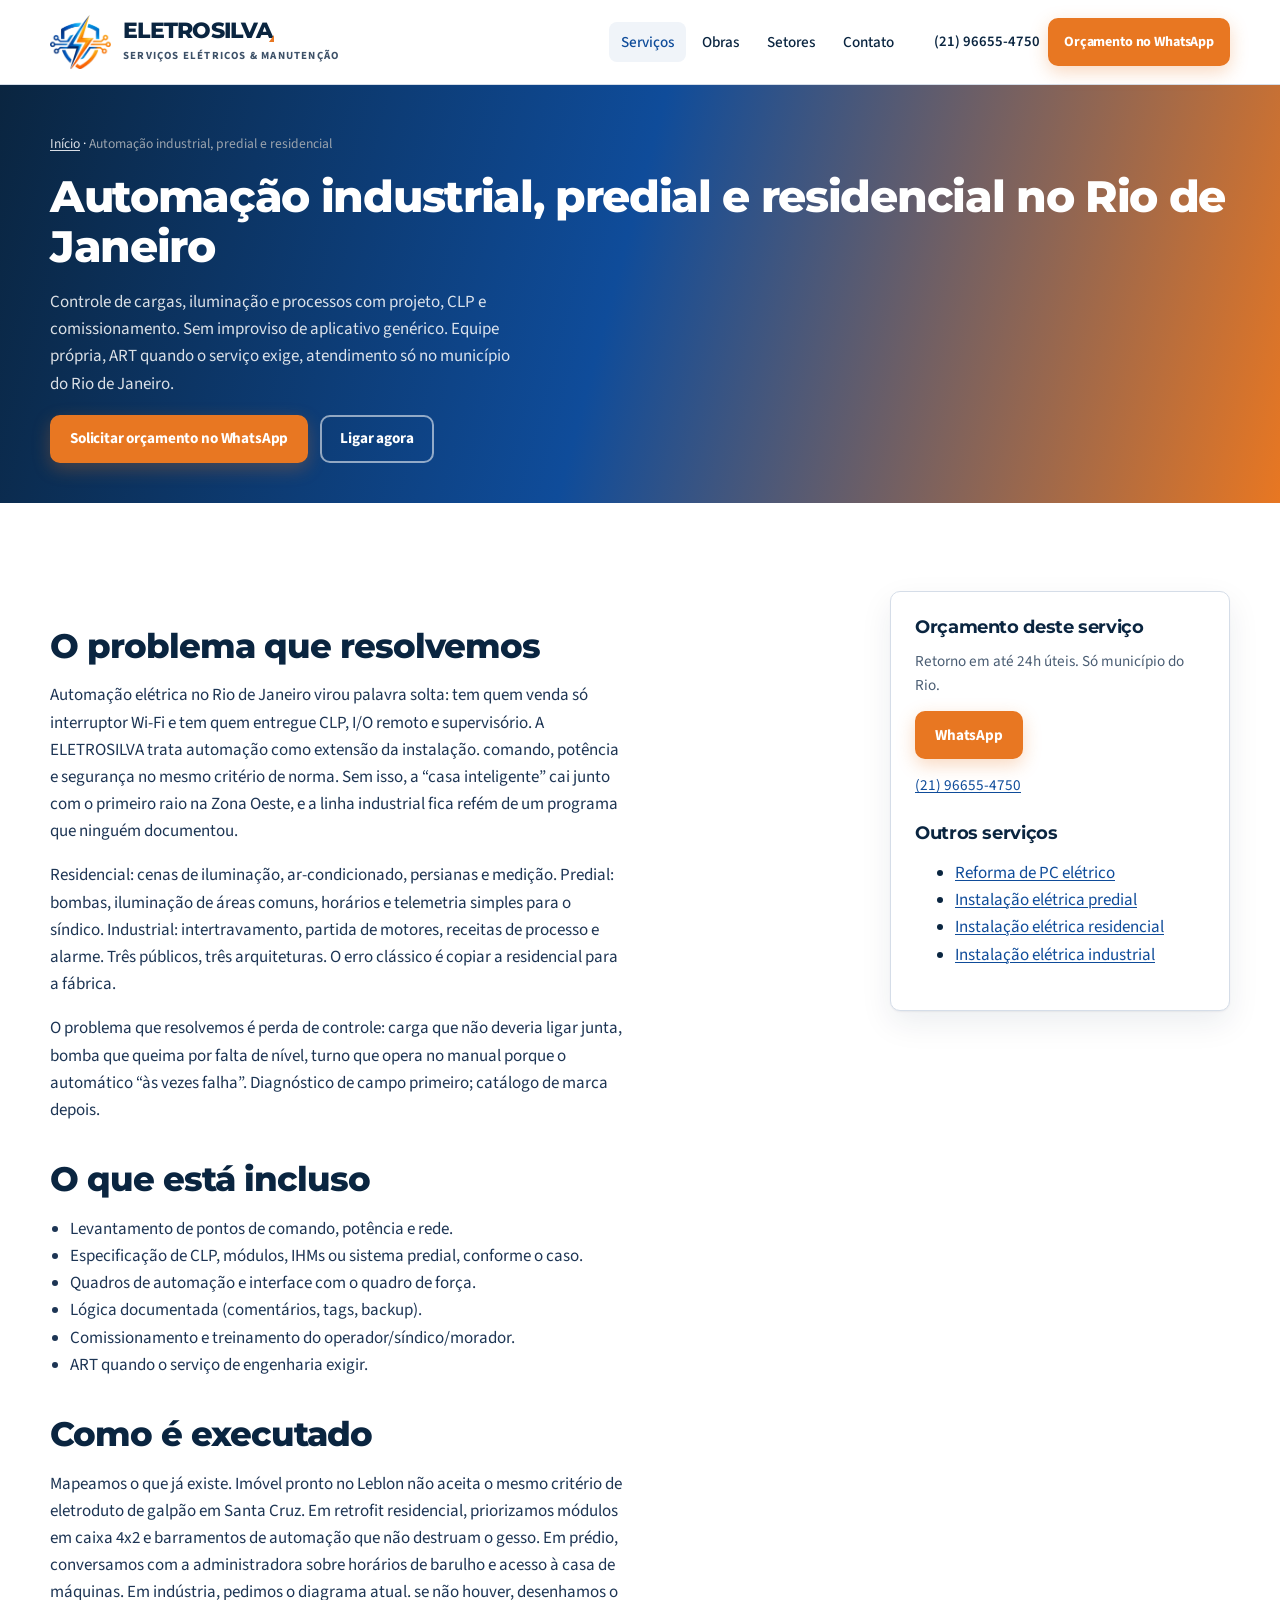
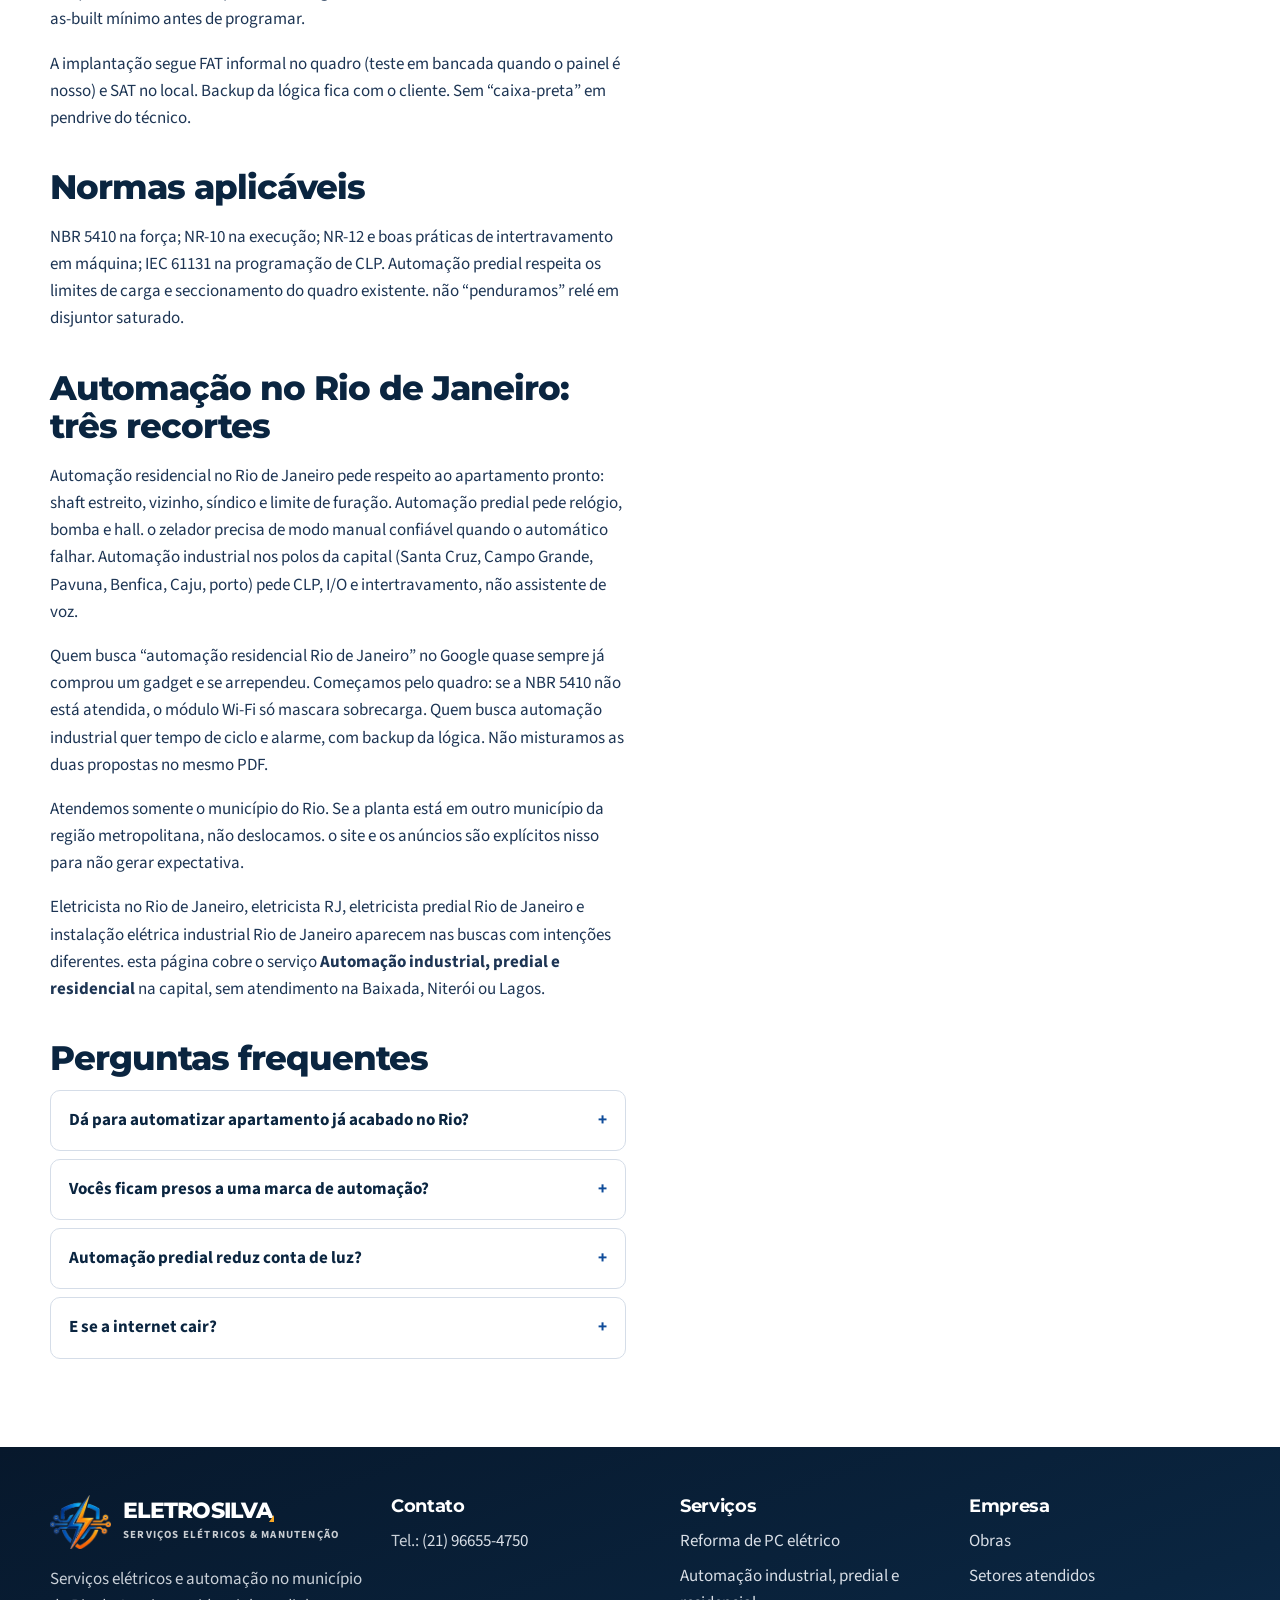
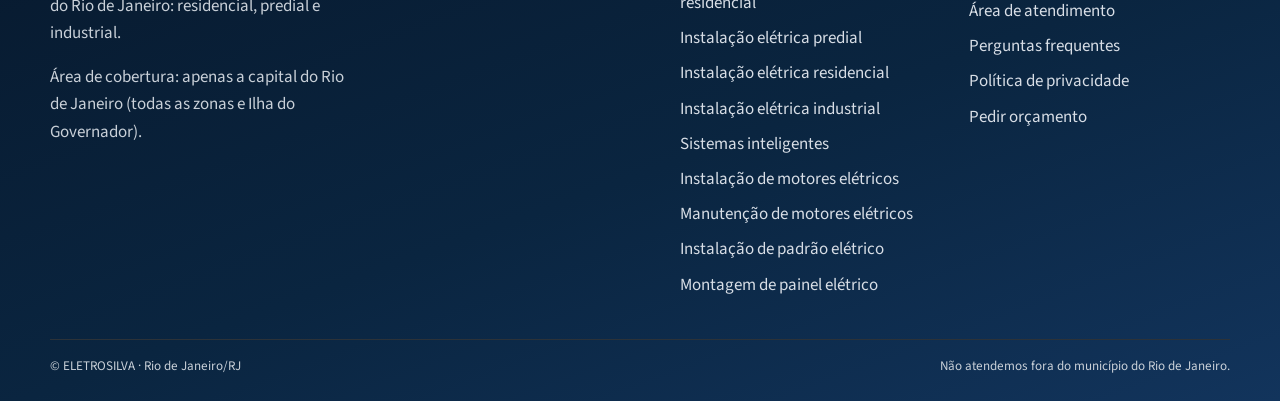
<file: automacao-industrial-predial-residencial-rio-de-janeiro.html>
<!DOCTYPE html>
<html lang="pt-BR">
<head>
<!-- Google Tag Manager -->
<script>(function(w,d,s,l,i){w[l]=w[l]||[];w[l].push({'gtm.start':
new Date().getTime(),event:'gtm.js'});var f=d.getElementsByTagName(s)[0],
j=d.createElement(s),dl=l!='dataLayer'?'&l='+l:'';j.async=true;j.src=
'https://www.googletagmanager.com/gtm.js?id='+i+dl;f.parentNode.insertBefore(j,f);
})(window,document,'script','dataLayer','GTM-MVVCDT7N');</script>
<!-- End Google Tag Manager -->
  <meta charset="utf-8">
  <meta name="viewport" content="width=device-width, initial-scale=1">
  <title>Automação Elétrica no RJ | ELETROSILVA</title>
  <meta name="description" content="Automação industrial, predial e residencial no Rio de Janeiro: CLP, supervisório, iluminação e controle. Equipe própria e ART.">
  <link rel="canonical" href="https://eletrosilvaservicos.com/automacao-industrial-predial-residencial-rio-de-janeiro.html">
  <meta name="robots" content="index,follow">
  <meta name="theme-color" content="#0A2540">
  <meta name="referrer" content="strict-origin-when-cross-origin">
  <meta property="og:type" content="website">
  <meta property="og:locale" content="pt_BR">
  <meta property="og:site_name" content="ELETROSILVA">
  <meta property="og:title" content="Automação Elétrica no RJ | ELETROSILVA">
  <meta property="og:description" content="Automação industrial, predial e residencial no Rio de Janeiro: CLP, supervisório, iluminação e controle. Equipe própria e ART.">
  <meta property="og:url" content="https://eletrosilvaservicos.com/automacao-industrial-predial-residencial-rio-de-janeiro.html">
  <meta property="og:image" content="https://eletrosilvaservicos.com/img/logo.png">
  <meta name="twitter:card" content="summary_large_image">
  <meta name="twitter:title" content="Automação Elétrica no RJ | ELETROSILVA">
  <meta name="twitter:description" content="Automação industrial, predial e residencial no Rio de Janeiro: CLP, supervisório, iluminação e controle. Equipe própria e ART.">
  <link rel="icon" href="img/favicon.svg" type="image/svg+xml">
  <link rel="preconnect" href="https://fonts.googleapis.com">
  <link rel="preconnect" href="https://fonts.gstatic.com" crossorigin>
  <link href="https://fonts.googleapis.com/css2?family=Montserrat:wght@600;700;800&family=Source+Sans+3:wght@400;500;600;700&display=swap" rel="stylesheet">
  <style>
    :root{--blue:#0F4C9A;--ink:#0A2540;--cta:#E87722;--header-h:84px}
    *{box-sizing:border-box}
    body{margin:0;font-family:"Source Sans 3",system-ui,sans-serif;color:var(--ink);background:#f7f9fc}
    .header{position:sticky;top:0;z-index:80;background:#fff;border-bottom:1px solid #d5dde8}
    .header-inner{display:flex;align-items:center;gap:16px;min-height:84px}
    .wrap{width:min(calc(100% - 32px),1180px);margin-inline:auto}
    .logo{display:flex;align-items:center;text-decoration:none;color:#0A2540}
    .logo-lockup{display:flex;align-items:center;gap:12px}
    .logo-icon{height:52px;width:auto;display:block}
    .logo-name{display:block;font-family:Montserrat,sans-serif;font-weight:800;font-size:1.2rem;letter-spacing:-.03em;line-height:1;color:#0A2540}
    .logo-name-tail{color:#0A2540}
    .logo-sub{display:block;margin-top:4px;font-size:10px;font-weight:700;letter-spacing:.12em;text-transform:uppercase;color:#4A5D73}
    .nav,.phone-link{display:none}
    .menu-btn{width:48px;height:48px;border:1px solid #d5dde8;background:#fff;border-radius:8px}
    .hero{position:relative;background:#0A2540;color:#fff;min-height:78vh;display:flex;align-items:center}
    .hero-overlay{position:absolute;inset:0;background:linear-gradient(105deg,rgba(10,37,64,.94),rgba(15,76,154,.55) 55%,rgba(232,119,34,.28))}
    .hero .wrap{position:relative;z-index:1;padding:48px 0 56px}
    h1{font-family:Montserrat,sans-serif;font-size:clamp(1.75rem,4vw,2.75rem);line-height:1.15;margin:0 0 12px}
    .lead{font-size:1.05rem}
    .cta-row{display:flex;flex-wrap:wrap;gap:12px}
    .btn{display:inline-flex;align-items:center;justify-content:center;min-height:48px;padding:0 18px;border-radius:10px;font-weight:700;text-decoration:none;border:2px solid transparent}
    .btn--primary{background:#E87722;color:#fff}
    .btn--ghost{color:#fff;border-color:rgba(255,255,255,.55)}
    .eyebrow{font-size:13px;font-weight:700;letter-spacing:.12em;text-transform:uppercase;color:#F9A825}
  </style>
  <link rel="stylesheet" href="css/site.css?v=20260922">
  <script type="application/ld+json">{"@context":"https://schema.org","@type":["Electrician","LocalBusiness"],"name":"ELETROSILVA","url":"https://eletrosilvaservicos.com","telephone":"+5521966554750","priceRange":"$$","address":{"@type":"PostalAddress","addressLocality":"Rio de Janeiro","addressRegion":"RJ","addressCountry":"BR"},"areaServed":{"@type":"City","name":"Rio de Janeiro"}}</script>
<script type="application/ld+json">{"@context":"https://schema.org","@type":"Service","name":"Automação industrial, predial e residencial","description":"Automação industrial, predial e residencial no Rio de Janeiro: CLP, supervisório, iluminação e controle. Equipe própria e ART.","url":"https://eletrosilvaservicos.com/automacao-industrial-predial-residencial-rio-de-janeiro.html","areaServed":{"@type":"City","name":"Rio de Janeiro"},"provider":{"@type":"Electrician","name":"ELETROSILVA"}}</script>
<script type="application/ld+json">{"@context":"https://schema.org","@type":"FAQPage","mainEntity":[{"@type":"Question","name":"Dá para automatizar apartamento já acabado no Rio?","acceptedAnswer":{"@type":"Answer","text":"Sim, com limite. Sem quebrar, o alcance é interruptor, loads em circuito existente e hubs. Função nova que exige cabo será orçada à parte."}},{"@type":"Question","name":"Vocês ficam presos a uma marca de automação?","acceptedAnswer":{"@type":"Answer","text":"Especificamos o que o caso pede. Residencial pode ser um ecossistema; industrial pede CLP com suporte local. A decisão vai na proposta."}},{"@type":"Question","name":"Automação predial reduz conta de luz?","acceptedAnswer":{"@type":"Answer","text":"Reduz quando apaga área comum vazia e evita bomba em ciclo curto. Não vendemos economia milagrosa sem medição de linha de base."}},{"@type":"Question","name":"E se a internet cair?","acceptedAnswer":{"@type":"Answer","text":"Comando crítico (bomba, emergência, intertravamento) não depende de nuvem doméstica. O projeto separa o que é conforto do que é segurança."}}]}</script>
<script type="application/ld+json">{"@context":"https://schema.org","@type":"BreadcrumbList","itemListElement":[{"@type":"ListItem","position":1,"name":"Início","item":"https://eletrosilvaservicos.com/"},{"@type":"ListItem","position":2,"name":"Automação industrial, predial e residencial","item":"https://eletrosilvaservicos.com/automacao-industrial-predial-residencial-rio-de-janeiro.html"}]}</script>
</head>
<body data-page="servico" data-service="automacao">
<!-- Google Tag Manager (noscript) -->
<noscript><iframe src="https://www.googletagmanager.com/ns.html?id=GTM-MVVCDT7N"
height="0" width="0" style="display:none;visibility:hidden"></iframe></noscript>
<!-- End Google Tag Manager (noscript) -->

<a class="skip" href="#conteudo">Ir para o conteúdo</a>
<header class="header">
  <div class="wrap header-inner">
    <a class="logo" href="index.html" aria-label="ELETROSILVA - Serviços elétricos e manutenção"><span class="logo-lockup">
      <img class="logo-icon" src="img/logo-icon.png?v=20260922" width="56" height="50" alt="" decoding="async" aria-hidden="true">
      <span class="logo-text">
        <span class="logo-name">ELETRO<span class="logo-name-tail">SILVA</span></span>
        <span class="logo-sub">Serviços elétricos &amp; manutenção</span>
      </span>
    </span></a>
    <nav class="nav" aria-label="Principal"><a href="index.html#servicos" aria-current="page">Serviços</a><a href="index.html#obras">Obras</a><a href="index.html#setores">Setores</a><a href="index.html#contato">Contato</a></nav>
    <div class="header-actions">
      <a class="phone-link" data-href="phone" data-fill="phoneDisplay" href="tel:+5521966554750">(21) 96655-4750</a>
      <a class="btn btn--primary btn--sm" data-wa="Olá! Vim pelo site e quero solicitar um orçamento." href="#contato">Orçamento no WhatsApp</a>
      <button class="menu-btn" type="button" aria-label="Abrir menu" aria-controls="menu-mobile" aria-expanded="false">
        <svg viewBox="0 0 24 24" fill="none" stroke="currentColor" stroke-width="2" aria-hidden="true"><path d="M4 7h16M4 12h16M4 17h16"/></svg>
      </button>
    </div>
  </div>
  <nav class="wrap nav-mobile" id="menu-mobile" aria-label="Menu móvel"><a href="index.html#servicos" aria-current="page">Serviços</a><a href="index.html#obras">Obras</a><a href="index.html#setores">Setores</a><a href="index.html#contato">Contato</a></nav>
</header>
<main id="conteudo">
  <section class="page-hero">
    <div class="wrap">
      <nav class="breadcrumb" aria-label="Trilha"><a href="index.html">Início</a> · <span>Automação industrial, predial e residencial</span></nav>
      <h1>Automação industrial, predial e residencial no Rio de Janeiro</h1>
      <p>Controle de cargas, iluminação e processos com projeto, CLP e comissionamento. Sem improviso de aplicativo genérico. Equipe própria, ART quando o serviço exige, atendimento só no município do Rio de Janeiro.</p>
      <div class="cta-row">
        <a class="btn btn--primary" data-wa="Olá! Vim pelo site e preciso de orçamento para automação elétrica no Rio de Janeiro." href="#contato">Solicitar orçamento no WhatsApp</a>
        <a class="btn btn--ghost" data-href="phone" href="#contato">Ligar agora</a>
      </div>
    </div>
  </section>
  <section class="section">
    <div class="wrap content-split">
      <article class="prose">
        <h2>O problema que resolvemos</h2>
        <p>Automação elétrica no Rio de Janeiro virou palavra solta: tem quem venda só interruptor Wi-Fi e tem quem entregue CLP, I/O remoto e supervisório. A ELETROSILVA trata automação como extensão da instalação. comando, potência e segurança no mesmo critério de norma. Sem isso, a “casa inteligente” cai junto com o primeiro raio na Zona Oeste, e a linha industrial fica refém de um programa que ninguém documentou.</p>
<p>Residencial: cenas de iluminação, ar-condicionado, persianas e medição. Predial: bombas, iluminação de áreas comuns, horários e telemetria simples para o síndico. Industrial: intertravamento, partida de motores, receitas de processo e alarme. Três públicos, três arquiteturas. O erro clássico é copiar a residencial para a fábrica.</p>
<p>O problema que resolvemos é perda de controle: carga que não deveria ligar junta, bomba que queima por falta de nível, turno que opera no manual porque o automático “às vezes falha”. Diagnóstico de campo primeiro; catálogo de marca depois.</p>
        <h2>O que está incluso</h2>
        <ul>
<li>Levantamento de pontos de comando, potência e rede.</li>
<li>Especificação de CLP, módulos, IHMs ou sistema predial, conforme o caso.</li>
<li>Quadros de automação e interface com o quadro de força.</li>
<li>Lógica documentada (comentários, tags, backup).</li>
<li>Comissionamento e treinamento do operador/síndico/morador.</li>
<li>ART quando o serviço de engenharia exigir.</li>
</ul>
        <h2>Como é executado</h2>
        <p>Mapeamos o que já existe. Imóvel pronto no Leblon não aceita o mesmo critério de eletroduto de galpão em Santa Cruz. Em retrofit residencial, priorizamos módulos em caixa 4x2 e barramentos de automação que não destruam o gesso. Em prédio, conversamos com a administradora sobre horários de barulho e acesso à casa de máquinas. Em indústria, pedimos o diagrama atual. se não houver, desenhamos o as-built mínimo antes de programar.</p>
<p>A implantação segue FAT informal no quadro (teste em bancada quando o painel é nosso) e SAT no local. Backup da lógica fica com o cliente. Sem “caixa-preta” em pendrive do técnico.</p>
        <h2>Normas aplicáveis</h2>
        <p>NBR 5410 na força; NR-10 na execução; NR-12 e boas práticas de intertravamento em máquina; IEC 61131 na programação de CLP. Automação predial respeita os limites de carga e seccionamento do quadro existente. não “penduramos” relé em disjuntor saturado.</p>
        <h2>Automação no Rio de Janeiro: três recortes</h2>
<p>Automação residencial no Rio de Janeiro pede respeito ao apartamento pronto: shaft estreito, vizinho, síndico e limite de furação. Automação predial pede relógio, bomba e hall. o zelador precisa de modo manual confiável quando o automático falhar. Automação industrial nos polos da capital (Santa Cruz, Campo Grande, Pavuna, Benfica, Caju, porto) pede CLP, I/O e intertravamento, não assistente de voz.</p>
<p>Quem busca “automação residencial Rio de Janeiro” no Google quase sempre já comprou um gadget e se arrependeu. Começamos pelo quadro: se a NBR 5410 não está atendida, o módulo Wi-Fi só mascara sobrecarga. Quem busca automação industrial quer tempo de ciclo e alarme, com backup da lógica. Não misturamos as duas propostas no mesmo PDF.</p>
<p>Atendemos somente o município do Rio. Se a planta está em outro município da região metropolitana, não deslocamos. o site e os anúncios são explícitos nisso para não gerar expectativa.</p>
        <p>Eletricista no Rio de Janeiro, eletricista RJ, eletricista predial Rio de Janeiro e instalação elétrica industrial Rio de Janeiro aparecem nas buscas com intenções diferentes. esta página cobre o serviço <strong>Automação industrial, predial e residencial</strong> na capital, sem atendimento na Baixada, Niterói ou Lagos.</p>
        <h2>Perguntas frequentes</h2>
        <div class="faq">
    <div class="faq-item">
      <button type="button" aria-expanded="false" aria-controls="automacao-f0" id="automacao-b0">Dá para automatizar apartamento já acabado no Rio?<span>+</span></button>
      <div class="faq-panel" id="automacao-f0"><p>Sim, com limite. Sem quebrar, o alcance é interruptor, loads em circuito existente e hubs. Função nova que exige cabo será orçada à parte.</p></div>
    </div>
    <div class="faq-item">
      <button type="button" aria-expanded="false" aria-controls="automacao-f1" id="automacao-b1">Vocês ficam presos a uma marca de automação?<span>+</span></button>
      <div class="faq-panel" id="automacao-f1"><p>Especificamos o que o caso pede. Residencial pode ser um ecossistema; industrial pede CLP com suporte local. A decisão vai na proposta.</p></div>
    </div>
    <div class="faq-item">
      <button type="button" aria-expanded="false" aria-controls="automacao-f2" id="automacao-b2">Automação predial reduz conta de luz?<span>+</span></button>
      <div class="faq-panel" id="automacao-f2"><p>Reduz quando apaga área comum vazia e evita bomba em ciclo curto. Não vendemos economia milagrosa sem medição de linha de base.</p></div>
    </div>
    <div class="faq-item">
      <button type="button" aria-expanded="false" aria-controls="automacao-f3" id="automacao-b3">E se a internet cair?<span>+</span></button>
      <div class="faq-panel" id="automacao-f3"><p>Comando crítico (bomba, emergência, intertravamento) não depende de nuvem doméstica. O projeto separa o que é conforto do que é segurança.</p></div>
    </div></div>
      </article>
      <aside class="sticky-cta">
        <div class="card" id="contato">
          <h3>Orçamento deste serviço</h3>
          <p class="muted">Retorno em até 24h úteis. Só município do Rio.</p>
          <p><a class="btn btn--primary" data-wa="Olá! Vim pelo site e preciso de orçamento para automação elétrica no Rio de Janeiro." href="#contato">WhatsApp</a></p>
          <p class="muted"><a data-href="phone" data-fill="phoneDisplay" href="tel:+5521966554750">(21) 96655-4750</a></p>
          <h3 style="margin-top:24px">Outros serviços</h3>
          <ul><li><a href="reforma-pc-eletrico-rio-de-janeiro.html">Reforma de PC elétrico</a></li><li><a href="instalacao-eletrica-predial-rio-de-janeiro.html">Instalação elétrica predial</a></li><li><a href="instalacao-eletrica-residencial-rio-de-janeiro.html">Instalação elétrica residencial</a></li><li><a href="instalacao-eletrica-industrial-rio-de-janeiro.html">Instalação elétrica industrial</a></li></ul>
        </div>
      </aside>
    </div>
  </section>
</main>

<footer class="footer">
  <div class="wrap footer-grid">
    <div>
      <div class="logo logo--footer" style="margin-bottom:12px"><span class="logo-lockup logo--footer">
      <img class="logo-icon" src="img/logo-icon.png?v=20260922" width="56" height="50" alt="" decoding="async" aria-hidden="true">
      <span class="logo-text">
        <span class="logo-name">ELETRO<span class="logo-name-tail">SILVA</span></span>
        <span class="logo-sub">Serviços elétricos &amp; manutenção</span>
      </span>
    </span></div>
      <p>Serviços elétricos e automação no município do Rio de Janeiro: residencial, predial e industrial.</p>
      <p>Área de cobertura: apenas a capital do Rio de Janeiro (todas as zonas e Ilha do Governador).</p>
    </div>
    <div>
      <h3>Contato</h3>
      <ul>
        <li>Tel.: <a data-href="phone" data-fill="phoneDisplay" href="tel:+5521966554750">(21) 96655-4750</a></li>
      </ul>
    </div>
    <div>
      <h3>Serviços</h3>
      <ul><li><a href="reforma-pc-eletrico-rio-de-janeiro.html">Reforma de PC elétrico</a></li><li><a href="automacao-industrial-predial-residencial-rio-de-janeiro.html">Automação industrial, predial e residencial</a></li><li><a href="instalacao-eletrica-predial-rio-de-janeiro.html">Instalação elétrica predial</a></li><li><a href="instalacao-eletrica-residencial-rio-de-janeiro.html">Instalação elétrica residencial</a></li><li><a href="instalacao-eletrica-industrial-rio-de-janeiro.html">Instalação elétrica industrial</a></li><li><a href="sistemas-inteligentes-rio-de-janeiro.html">Sistemas inteligentes</a></li><li><a href="instalacao-de-motores-eletricos-rio-de-janeiro.html">Instalação de motores elétricos</a></li><li><a href="manutencao-de-motores-eletricos-rio-de-janeiro.html">Manutenção de motores elétricos</a></li><li><a href="instalacao-de-padrao-eletrico-rio-de-janeiro.html">Instalação de padrão elétrico</a></li><li><a href="montagem-de-painel-eletrico-rio-de-janeiro.html">Montagem de painel elétrico</a></li></ul>
    </div>
    <div>
      <h3>Empresa</h3>
      <ul>
        <li><a href="index.html#obras">Obras</a></li>
        <li><a href="index.html#setores">Setores atendidos</a></li>
        <li><a href="index.html#area">Área de atendimento</a></li>
        <li><a href="index.html#faq">Perguntas frequentes</a></li>
        <li><a href="privacidade.html">Política de privacidade</a></li>
        <li><a href="index.html#contato">Pedir orçamento</a></li>
      </ul>
    </div>
  </div>
  <div class="wrap footer-bottom">
    <span>© ELETROSILVA · Rio de Janeiro/RJ</span>
    <span>Não atendemos fora do município do Rio de Janeiro.</span>
  </div>
</footer>
<a class="wa-float" data-wa="Olá! Vim pelo site e preciso de um orçamento." href="#contato" aria-label="Abrir conversa no WhatsApp"><svg viewBox="0 0 24 24" fill="none" stroke="currentColor" stroke-width="1.8" stroke-linecap="round" stroke-linejoin="round" aria-hidden="true"><path fill="currentColor" stroke="none" d="M19.1 4.9A9.9 9.9 0 0 0 3.2 16.3L2 22l5.8-1.2A9.9 9.9 0 1 0 19.1 4.9zM12 20a8 8 0 0 1-4.1-1.1l-.3-.2-3.5.7.7-3.4-.2-.3A8 8 0 1 1 12 20zm4.4-5.9c-.2-.1-1.4-.7-1.6-.8s-.4-.1-.5.1-.6.8-.7.9-.3.2-.5.1a6.5 6.5 0 0 1-1.9-1.2 7.2 7.2 0 0 1-1.3-1.6c-.1-.2 0-.4.1-.5l.4-.4.1-.3c0-.1 0-.3-.1-.4s-.5-1.3-.7-1.8c-.2-.5-.4-.4-.5-.4h-.4c-.1 0-.4.1-.6.3s-.8.8-.8 1.9.8 2.2.9 2.3c.1.2 1.6 2.5 3.8 3.4 1.4.6 1.9.6 2.6.5.4-.1 1.4-.6 1.6-1.1s.2-1 .1-1.1c-.1 0-.3-.1-.5-.2z"/></svg></a>
<script src="js/config.js?v=20260922" defer></script>
<script src="js/site.js?v=20260922" defer></script>

</body></html>
</file>
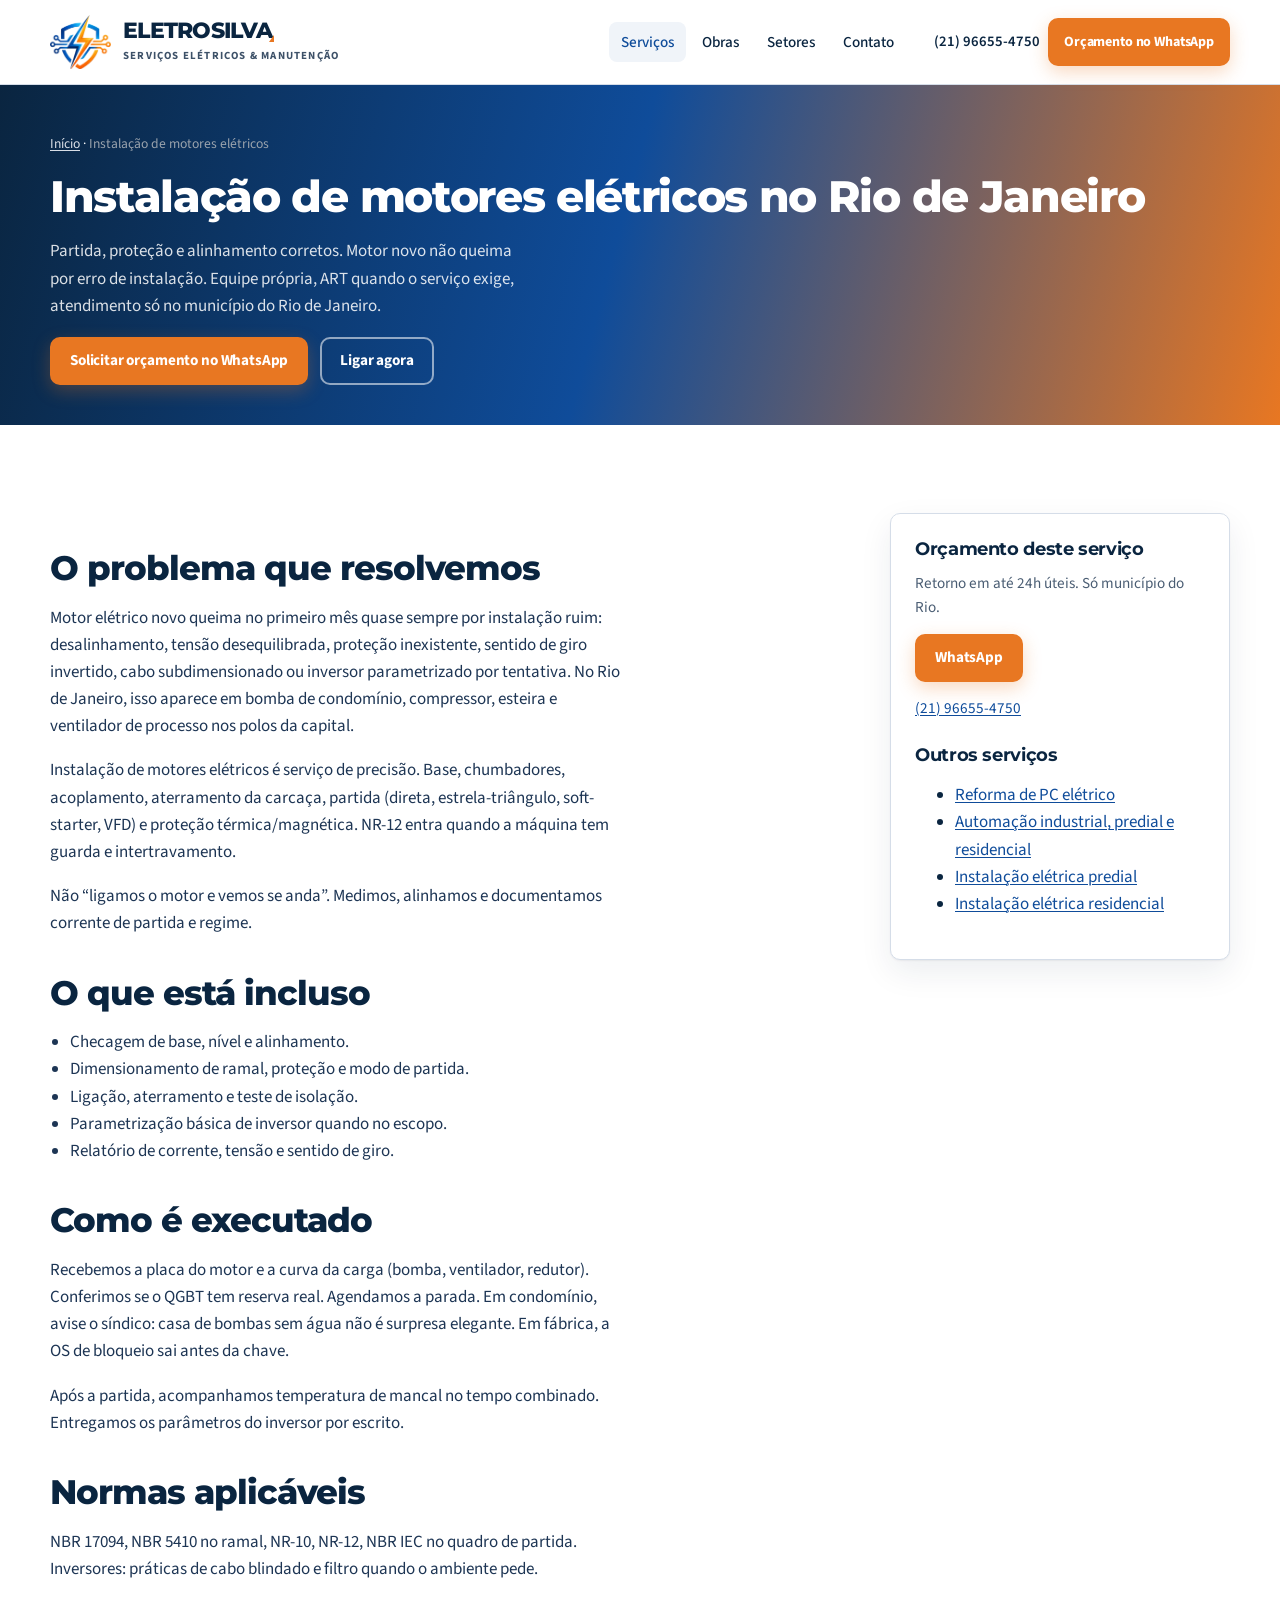
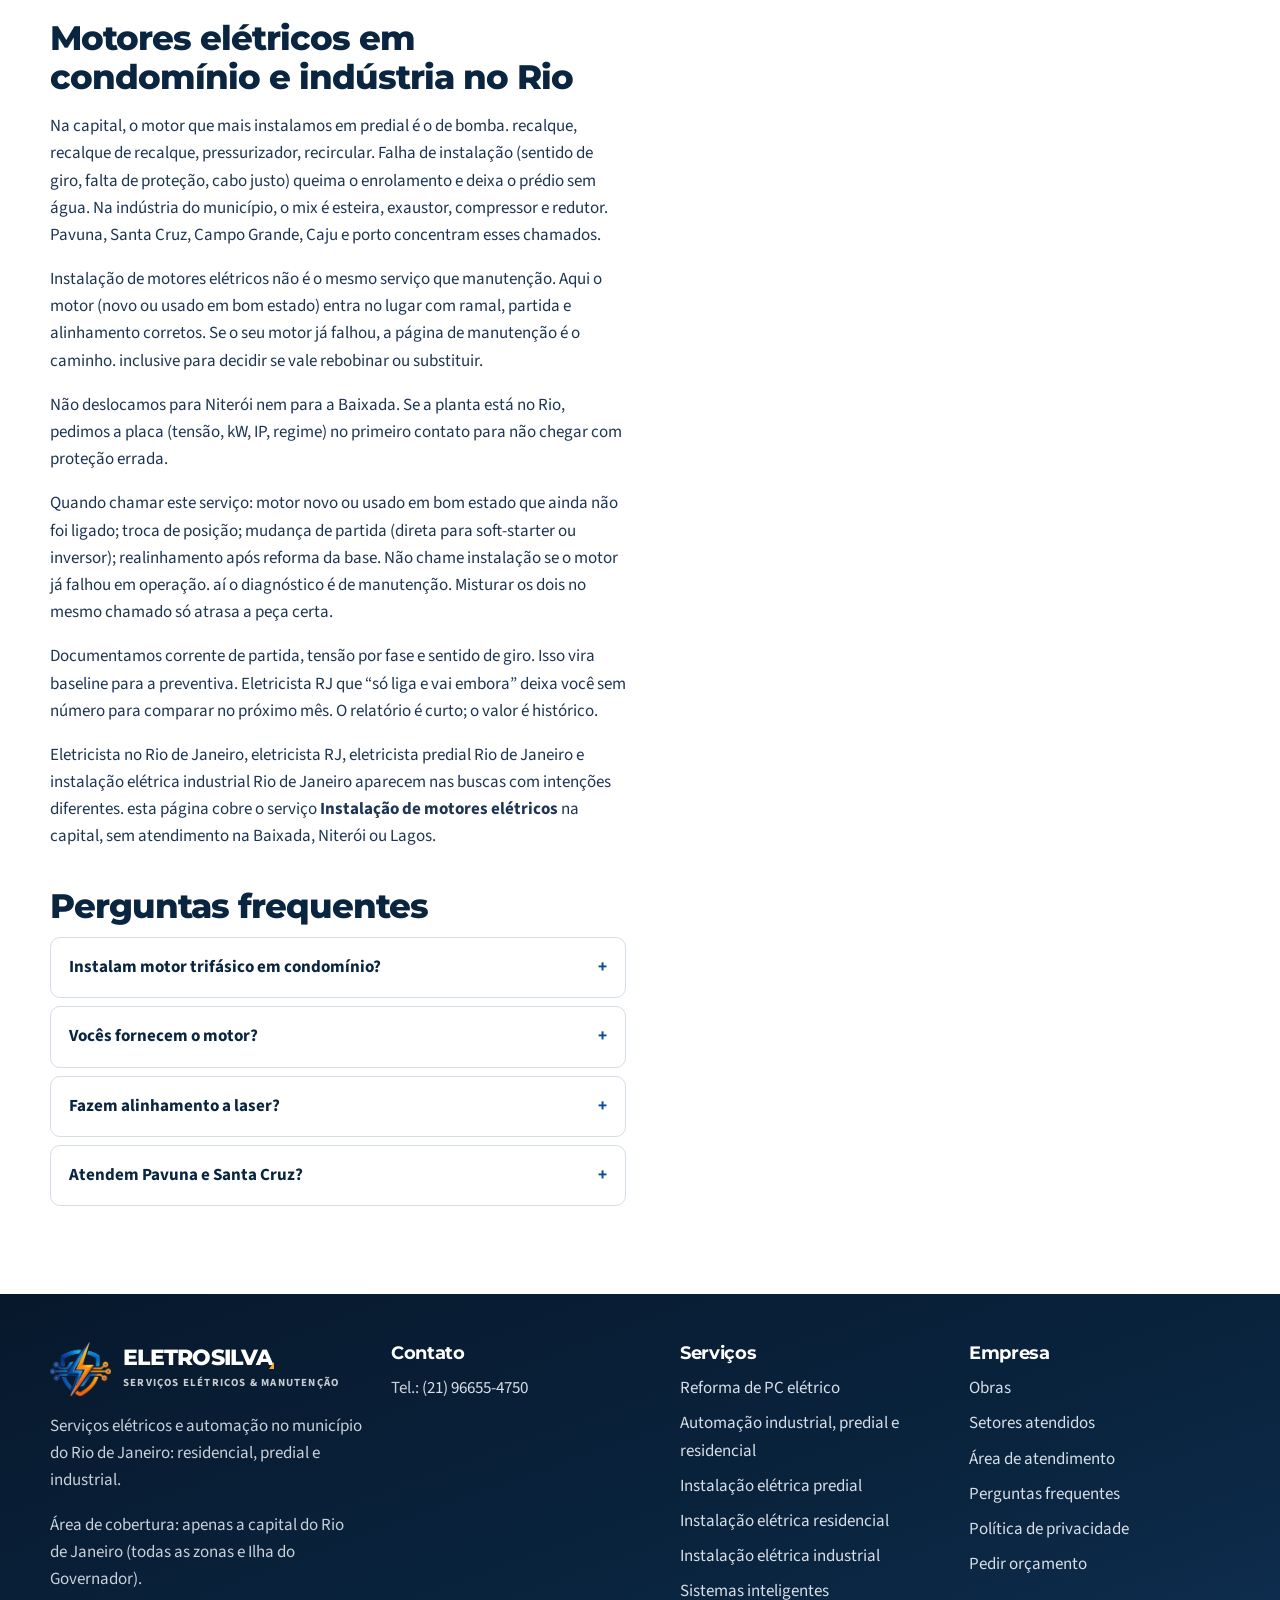
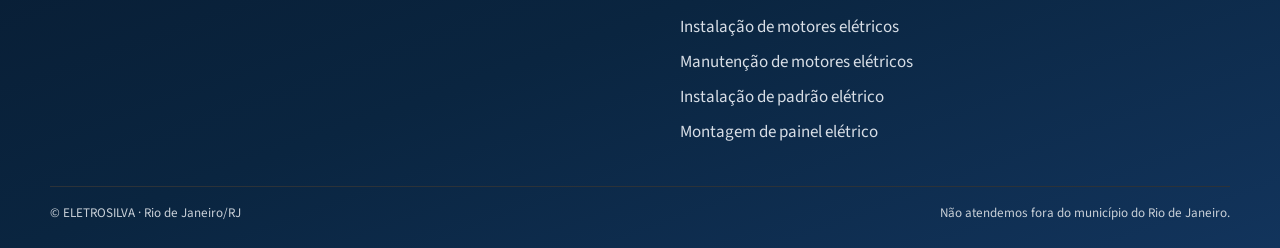
<file: instalacao-de-motores-eletricos-rio-de-janeiro.html>
<!DOCTYPE html>
<html lang="pt-BR">
<head>
<!-- Google Tag Manager -->
<script>(function(w,d,s,l,i){w[l]=w[l]||[];w[l].push({'gtm.start':
new Date().getTime(),event:'gtm.js'});var f=d.getElementsByTagName(s)[0],
j=d.createElement(s),dl=l!='dataLayer'?'&l='+l:'';j.async=true;j.src=
'https://www.googletagmanager.com/gtm.js?id='+i+dl;f.parentNode.insertBefore(j,f);
})(window,document,'script','dataLayer','GTM-MVVCDT7N');</script>
<!-- End Google Tag Manager -->
  <meta charset="utf-8">
  <meta name="viewport" content="width=device-width, initial-scale=1">
  <title>Instalação de Motores Elétricos RJ | ELETROSILVA</title>
  <meta name="description" content="Instalação de motores elétricos no Rio de Janeiro: alinhamento, partida, proteção e NR-12. Atendimento industrial na capital.">
  <link rel="canonical" href="https://eletrosilvaservicos.com/instalacao-de-motores-eletricos-rio-de-janeiro.html">
  <meta name="robots" content="index,follow">
  <meta name="theme-color" content="#0A2540">
  <meta name="referrer" content="strict-origin-when-cross-origin">
  <meta property="og:type" content="website">
  <meta property="og:locale" content="pt_BR">
  <meta property="og:site_name" content="ELETROSILVA">
  <meta property="og:title" content="Instalação de Motores Elétricos RJ | ELETROSILVA">
  <meta property="og:description" content="Instalação de motores elétricos no Rio de Janeiro: alinhamento, partida, proteção e NR-12. Atendimento industrial na capital.">
  <meta property="og:url" content="https://eletrosilvaservicos.com/instalacao-de-motores-eletricos-rio-de-janeiro.html">
  <meta property="og:image" content="https://eletrosilvaservicos.com/img/logo.png">
  <meta name="twitter:card" content="summary_large_image">
  <meta name="twitter:title" content="Instalação de Motores Elétricos RJ | ELETROSILVA">
  <meta name="twitter:description" content="Instalação de motores elétricos no Rio de Janeiro: alinhamento, partida, proteção e NR-12. Atendimento industrial na capital.">
  <link rel="icon" href="img/favicon.svg" type="image/svg+xml">
  <link rel="preconnect" href="https://fonts.googleapis.com">
  <link rel="preconnect" href="https://fonts.gstatic.com" crossorigin>
  <link href="https://fonts.googleapis.com/css2?family=Montserrat:wght@600;700;800&family=Source+Sans+3:wght@400;500;600;700&display=swap" rel="stylesheet">
  <style>
    :root{--blue:#0F4C9A;--ink:#0A2540;--cta:#E87722;--header-h:84px}
    *{box-sizing:border-box}
    body{margin:0;font-family:"Source Sans 3",system-ui,sans-serif;color:var(--ink);background:#f7f9fc}
    .header{position:sticky;top:0;z-index:80;background:#fff;border-bottom:1px solid #d5dde8}
    .header-inner{display:flex;align-items:center;gap:16px;min-height:84px}
    .wrap{width:min(calc(100% - 32px),1180px);margin-inline:auto}
    .logo{display:flex;align-items:center;text-decoration:none;color:#0A2540}
    .logo-lockup{display:flex;align-items:center;gap:12px}
    .logo-icon{height:52px;width:auto;display:block}
    .logo-name{display:block;font-family:Montserrat,sans-serif;font-weight:800;font-size:1.2rem;letter-spacing:-.03em;line-height:1;color:#0A2540}
    .logo-name-tail{color:#0A2540}
    .logo-sub{display:block;margin-top:4px;font-size:10px;font-weight:700;letter-spacing:.12em;text-transform:uppercase;color:#4A5D73}
    .nav,.phone-link{display:none}
    .menu-btn{width:48px;height:48px;border:1px solid #d5dde8;background:#fff;border-radius:8px}
    .hero{position:relative;background:#0A2540;color:#fff;min-height:78vh;display:flex;align-items:center}
    .hero-overlay{position:absolute;inset:0;background:linear-gradient(105deg,rgba(10,37,64,.94),rgba(15,76,154,.55) 55%,rgba(232,119,34,.28))}
    .hero .wrap{position:relative;z-index:1;padding:48px 0 56px}
    h1{font-family:Montserrat,sans-serif;font-size:clamp(1.75rem,4vw,2.75rem);line-height:1.15;margin:0 0 12px}
    .lead{font-size:1.05rem}
    .cta-row{display:flex;flex-wrap:wrap;gap:12px}
    .btn{display:inline-flex;align-items:center;justify-content:center;min-height:48px;padding:0 18px;border-radius:10px;font-weight:700;text-decoration:none;border:2px solid transparent}
    .btn--primary{background:#E87722;color:#fff}
    .btn--ghost{color:#fff;border-color:rgba(255,255,255,.55)}
    .eyebrow{font-size:13px;font-weight:700;letter-spacing:.12em;text-transform:uppercase;color:#F9A825}
  </style>
  <link rel="stylesheet" href="css/site.css?v=20260922">
  <script type="application/ld+json">{"@context":"https://schema.org","@type":["Electrician","LocalBusiness"],"name":"ELETROSILVA","url":"https://eletrosilvaservicos.com","telephone":"+5521966554750","priceRange":"$$","address":{"@type":"PostalAddress","addressLocality":"Rio de Janeiro","addressRegion":"RJ","addressCountry":"BR"},"areaServed":{"@type":"City","name":"Rio de Janeiro"}}</script>
<script type="application/ld+json">{"@context":"https://schema.org","@type":"Service","name":"Instalação de motores elétricos","description":"Instalação de motores elétricos no Rio de Janeiro: alinhamento, partida, proteção e NR-12. Atendimento industrial na capital.","url":"https://eletrosilvaservicos.com/instalacao-de-motores-eletricos-rio-de-janeiro.html","areaServed":{"@type":"City","name":"Rio de Janeiro"},"provider":{"@type":"Electrician","name":"ELETROSILVA"}}</script>
<script type="application/ld+json">{"@context":"https://schema.org","@type":"FAQPage","mainEntity":[{"@type":"Question","name":"Instalam motor trifásico em condomínio?","acceptedAnswer":{"@type":"Answer","text":"Sim, típico de bombas. Confirmamos se a entrada Light e o quadro predial aguentam a partida."}},{"@type":"Question","name":"Vocês fornecem o motor?","acceptedAnswer":{"@type":"Answer","text":"Podemos instalar o motor que você comprar, com responsabilidade sobre a ligação. Fornecimento do equipamento, quando fizer sentido, entra na proposta."}},{"@type":"Question","name":"Fazem alinhamento a laser?","acceptedAnswer":{"@type":"Answer","text":"O método de alinhamento (comparador ou laser, conforme a criticidade) sai na proposta. não prometemos ferramenta que não estiver no kit da equipe."}},{"@type":"Question","name":"Atendem Pavuna e Santa Cruz?","acceptedAnswer":{"@type":"Answer","text":"Sim. Polos industriais do município do Rio de Janeiro."}}]}</script>
<script type="application/ld+json">{"@context":"https://schema.org","@type":"BreadcrumbList","itemListElement":[{"@type":"ListItem","position":1,"name":"Início","item":"https://eletrosilvaservicos.com/"},{"@type":"ListItem","position":2,"name":"Instalação de motores elétricos","item":"https://eletrosilvaservicos.com/instalacao-de-motores-eletricos-rio-de-janeiro.html"}]}</script>
</head>
<body data-page="servico" data-service="instalacao-motores">
<!-- Google Tag Manager (noscript) -->
<noscript><iframe src="https://www.googletagmanager.com/ns.html?id=GTM-MVVCDT7N"
height="0" width="0" style="display:none;visibility:hidden"></iframe></noscript>
<!-- End Google Tag Manager (noscript) -->

<a class="skip" href="#conteudo">Ir para o conteúdo</a>
<header class="header">
  <div class="wrap header-inner">
    <a class="logo" href="index.html" aria-label="ELETROSILVA - Serviços elétricos e manutenção"><span class="logo-lockup">
      <img class="logo-icon" src="img/logo-icon.png?v=20260922" width="56" height="50" alt="" decoding="async" aria-hidden="true">
      <span class="logo-text">
        <span class="logo-name">ELETRO<span class="logo-name-tail">SILVA</span></span>
        <span class="logo-sub">Serviços elétricos &amp; manutenção</span>
      </span>
    </span></a>
    <nav class="nav" aria-label="Principal"><a href="index.html#servicos" aria-current="page">Serviços</a><a href="index.html#obras">Obras</a><a href="index.html#setores">Setores</a><a href="index.html#contato">Contato</a></nav>
    <div class="header-actions">
      <a class="phone-link" data-href="phone" data-fill="phoneDisplay" href="tel:+5521966554750">(21) 96655-4750</a>
      <a class="btn btn--primary btn--sm" data-wa="Olá! Vim pelo site e quero solicitar um orçamento." href="#contato">Orçamento no WhatsApp</a>
      <button class="menu-btn" type="button" aria-label="Abrir menu" aria-controls="menu-mobile" aria-expanded="false">
        <svg viewBox="0 0 24 24" fill="none" stroke="currentColor" stroke-width="2" aria-hidden="true"><path d="M4 7h16M4 12h16M4 17h16"/></svg>
      </button>
    </div>
  </div>
  <nav class="wrap nav-mobile" id="menu-mobile" aria-label="Menu móvel"><a href="index.html#servicos" aria-current="page">Serviços</a><a href="index.html#obras">Obras</a><a href="index.html#setores">Setores</a><a href="index.html#contato">Contato</a></nav>
</header>
<main id="conteudo">
  <section class="page-hero">
    <div class="wrap">
      <nav class="breadcrumb" aria-label="Trilha"><a href="index.html">Início</a> · <span>Instalação de motores elétricos</span></nav>
      <h1>Instalação de motores elétricos no Rio de Janeiro</h1>
      <p>Partida, proteção e alinhamento corretos. Motor novo não queima por erro de instalação. Equipe própria, ART quando o serviço exige, atendimento só no município do Rio de Janeiro.</p>
      <div class="cta-row">
        <a class="btn btn--primary" data-wa="Olá! Vim pelo site e preciso de orçamento para instalação de motores elétricos no Rio de Janeiro." href="#contato">Solicitar orçamento no WhatsApp</a>
        <a class="btn btn--ghost" data-href="phone" href="#contato">Ligar agora</a>
      </div>
    </div>
  </section>
  <section class="section">
    <div class="wrap content-split">
      <article class="prose">
        <h2>O problema que resolvemos</h2>
        <p>Motor elétrico novo queima no primeiro mês quase sempre por instalação ruim: desalinhamento, tensão desequilibrada, proteção inexistente, sentido de giro invertido, cabo subdimensionado ou inversor parametrizado por tentativa. No Rio de Janeiro, isso aparece em bomba de condomínio, compressor, esteira e ventilador de processo nos polos da capital.</p>
<p>Instalação de motores elétricos é serviço de precisão. Base, chumbadores, acoplamento, aterramento da carcaça, partida (direta, estrela-triângulo, soft-starter, VFD) e proteção térmica/magnética. NR-12 entra quando a máquina tem guarda e intertravamento.</p>
<p>Não “ligamos o motor e vemos se anda”. Medimos, alinhamos e documentamos corrente de partida e regime.</p>
        <h2>O que está incluso</h2>
        <ul>
<li>Checagem de base, nível e alinhamento.</li>
<li>Dimensionamento de ramal, proteção e modo de partida.</li>
<li>Ligação, aterramento e teste de isolação.</li>
<li>Parametrização básica de inversor quando no escopo.</li>
<li>Relatório de corrente, tensão e sentido de giro.</li>
</ul>
        <h2>Como é executado</h2>
        <p>Recebemos a placa do motor e a curva da carga (bomba, ventilador, redutor). Conferimos se o QGBT tem reserva real. Agendamos a parada. Em condomínio, avise o síndico: casa de bombas sem água não é surpresa elegante. Em fábrica, a OS de bloqueio sai antes da chave.</p>
<p>Após a partida, acompanhamos temperatura de mancal no tempo combinado. Entregamos os parâmetros do inversor por escrito.</p>
        <h2>Normas aplicáveis</h2>
        <p>NBR 17094, NBR 5410 no ramal, NR-10, NR-12, NBR IEC no quadro de partida. Inversores: práticas de cabo blindado e filtro quando o ambiente pede.</p>
        <h2>Motores elétricos em condomínio e indústria no Rio</h2>
<p>Na capital, o motor que mais instalamos em predial é o de bomba. recalque, recalque de recalque, pressurizador, recircular. Falha de instalação (sentido de giro, falta de proteção, cabo justo) queima o enrolamento e deixa o prédio sem água. Na indústria do município, o mix é esteira, exaustor, compressor e redutor. Pavuna, Santa Cruz, Campo Grande, Caju e porto concentram esses chamados.</p>
<p>Instalação de motores elétricos não é o mesmo serviço que manutenção. Aqui o motor (novo ou usado em bom estado) entra no lugar com ramal, partida e alinhamento corretos. Se o seu motor já falhou, a página de manutenção é o caminho. inclusive para decidir se vale rebobinar ou substituir.</p>
<p>Não deslocamos para Niterói nem para a Baixada. Se a planta está no Rio, pedimos a placa (tensão, kW, IP, regime) no primeiro contato para não chegar com proteção errada.</p>
<p>Quando chamar este serviço: motor novo ou usado em bom estado que ainda não foi ligado; troca de posição; mudança de partida (direta para soft-starter ou inversor); realinhamento após reforma da base. Não chame instalação se o motor já falhou em operação. aí o diagnóstico é de manutenção. Misturar os dois no mesmo chamado só atrasa a peça certa.</p>
<p>Documentamos corrente de partida, tensão por fase e sentido de giro. Isso vira baseline para a preventiva. Eletricista RJ que “só liga e vai embora” deixa você sem número para comparar no próximo mês. O relatório é curto; o valor é histórico.</p>
        <p>Eletricista no Rio de Janeiro, eletricista RJ, eletricista predial Rio de Janeiro e instalação elétrica industrial Rio de Janeiro aparecem nas buscas com intenções diferentes. esta página cobre o serviço <strong>Instalação de motores elétricos</strong> na capital, sem atendimento na Baixada, Niterói ou Lagos.</p>
        <h2>Perguntas frequentes</h2>
        <div class="faq">
    <div class="faq-item">
      <button type="button" aria-expanded="false" aria-controls="instalacao-motores-f0" id="instalacao-motores-b0">Instalam motor trifásico em condomínio?<span>+</span></button>
      <div class="faq-panel" id="instalacao-motores-f0"><p>Sim, típico de bombas. Confirmamos se a entrada Light e o quadro predial aguentam a partida.</p></div>
    </div>
    <div class="faq-item">
      <button type="button" aria-expanded="false" aria-controls="instalacao-motores-f1" id="instalacao-motores-b1">Vocês fornecem o motor?<span>+</span></button>
      <div class="faq-panel" id="instalacao-motores-f1"><p>Podemos instalar o motor que você comprar, com responsabilidade sobre a ligação. Fornecimento do equipamento, quando fizer sentido, entra na proposta.</p></div>
    </div>
    <div class="faq-item">
      <button type="button" aria-expanded="false" aria-controls="instalacao-motores-f2" id="instalacao-motores-b2">Fazem alinhamento a laser?<span>+</span></button>
      <div class="faq-panel" id="instalacao-motores-f2"><p>O método de alinhamento (comparador ou laser, conforme a criticidade) sai na proposta. não prometemos ferramenta que não estiver no kit da equipe.</p></div>
    </div>
    <div class="faq-item">
      <button type="button" aria-expanded="false" aria-controls="instalacao-motores-f3" id="instalacao-motores-b3">Atendem Pavuna e Santa Cruz?<span>+</span></button>
      <div class="faq-panel" id="instalacao-motores-f3"><p>Sim. Polos industriais do município do Rio de Janeiro.</p></div>
    </div></div>
      </article>
      <aside class="sticky-cta">
        <div class="card" id="contato">
          <h3>Orçamento deste serviço</h3>
          <p class="muted">Retorno em até 24h úteis. Só município do Rio.</p>
          <p><a class="btn btn--primary" data-wa="Olá! Vim pelo site e preciso de orçamento para instalação de motores elétricos no Rio de Janeiro." href="#contato">WhatsApp</a></p>
          <p class="muted"><a data-href="phone" data-fill="phoneDisplay" href="tel:+5521966554750">(21) 96655-4750</a></p>
          <h3 style="margin-top:24px">Outros serviços</h3>
          <ul><li><a href="reforma-pc-eletrico-rio-de-janeiro.html">Reforma de PC elétrico</a></li><li><a href="automacao-industrial-predial-residencial-rio-de-janeiro.html">Automação industrial, predial e residencial</a></li><li><a href="instalacao-eletrica-predial-rio-de-janeiro.html">Instalação elétrica predial</a></li><li><a href="instalacao-eletrica-residencial-rio-de-janeiro.html">Instalação elétrica residencial</a></li></ul>
        </div>
      </aside>
    </div>
  </section>
</main>

<footer class="footer">
  <div class="wrap footer-grid">
    <div>
      <div class="logo logo--footer" style="margin-bottom:12px"><span class="logo-lockup logo--footer">
      <img class="logo-icon" src="img/logo-icon.png?v=20260922" width="56" height="50" alt="" decoding="async" aria-hidden="true">
      <span class="logo-text">
        <span class="logo-name">ELETRO<span class="logo-name-tail">SILVA</span></span>
        <span class="logo-sub">Serviços elétricos &amp; manutenção</span>
      </span>
    </span></div>
      <p>Serviços elétricos e automação no município do Rio de Janeiro: residencial, predial e industrial.</p>
      <p>Área de cobertura: apenas a capital do Rio de Janeiro (todas as zonas e Ilha do Governador).</p>
    </div>
    <div>
      <h3>Contato</h3>
      <ul>
        <li>Tel.: <a data-href="phone" data-fill="phoneDisplay" href="tel:+5521966554750">(21) 96655-4750</a></li>
      </ul>
    </div>
    <div>
      <h3>Serviços</h3>
      <ul><li><a href="reforma-pc-eletrico-rio-de-janeiro.html">Reforma de PC elétrico</a></li><li><a href="automacao-industrial-predial-residencial-rio-de-janeiro.html">Automação industrial, predial e residencial</a></li><li><a href="instalacao-eletrica-predial-rio-de-janeiro.html">Instalação elétrica predial</a></li><li><a href="instalacao-eletrica-residencial-rio-de-janeiro.html">Instalação elétrica residencial</a></li><li><a href="instalacao-eletrica-industrial-rio-de-janeiro.html">Instalação elétrica industrial</a></li><li><a href="sistemas-inteligentes-rio-de-janeiro.html">Sistemas inteligentes</a></li><li><a href="instalacao-de-motores-eletricos-rio-de-janeiro.html">Instalação de motores elétricos</a></li><li><a href="manutencao-de-motores-eletricos-rio-de-janeiro.html">Manutenção de motores elétricos</a></li><li><a href="instalacao-de-padrao-eletrico-rio-de-janeiro.html">Instalação de padrão elétrico</a></li><li><a href="montagem-de-painel-eletrico-rio-de-janeiro.html">Montagem de painel elétrico</a></li></ul>
    </div>
    <div>
      <h3>Empresa</h3>
      <ul>
        <li><a href="index.html#obras">Obras</a></li>
        <li><a href="index.html#setores">Setores atendidos</a></li>
        <li><a href="index.html#area">Área de atendimento</a></li>
        <li><a href="index.html#faq">Perguntas frequentes</a></li>
        <li><a href="privacidade.html">Política de privacidade</a></li>
        <li><a href="index.html#contato">Pedir orçamento</a></li>
      </ul>
    </div>
  </div>
  <div class="wrap footer-bottom">
    <span>© ELETROSILVA · Rio de Janeiro/RJ</span>
    <span>Não atendemos fora do município do Rio de Janeiro.</span>
  </div>
</footer>
<a class="wa-float" data-wa="Olá! Vim pelo site e preciso de um orçamento." href="#contato" aria-label="Abrir conversa no WhatsApp"><svg viewBox="0 0 24 24" fill="none" stroke="currentColor" stroke-width="1.8" stroke-linecap="round" stroke-linejoin="round" aria-hidden="true"><path fill="currentColor" stroke="none" d="M19.1 4.9A9.9 9.9 0 0 0 3.2 16.3L2 22l5.8-1.2A9.9 9.9 0 1 0 19.1 4.9zM12 20a8 8 0 0 1-4.1-1.1l-.3-.2-3.5.7.7-3.4-.2-.3A8 8 0 1 1 12 20zm4.4-5.9c-.2-.1-1.4-.7-1.6-.8s-.4-.1-.5.1-.6.8-.7.9-.3.2-.5.1a6.5 6.5 0 0 1-1.9-1.2 7.2 7.2 0 0 1-1.3-1.6c-.1-.2 0-.4.1-.5l.4-.4.1-.3c0-.1 0-.3-.1-.4s-.5-1.3-.7-1.8c-.2-.5-.4-.4-.5-.4h-.4c-.1 0-.4.1-.6.3s-.8.8-.8 1.9.8 2.2.9 2.3c.1.2 1.6 2.5 3.8 3.4 1.4.6 1.9.6 2.6.5.4-.1 1.4-.6 1.6-1.1s.2-1 .1-1.1c-.1 0-.3-.1-.5-.2z"/></svg></a>
<script src="js/config.js?v=20260922" defer></script>
<script src="js/site.js?v=20260922" defer></script>

</body></html>
</file>
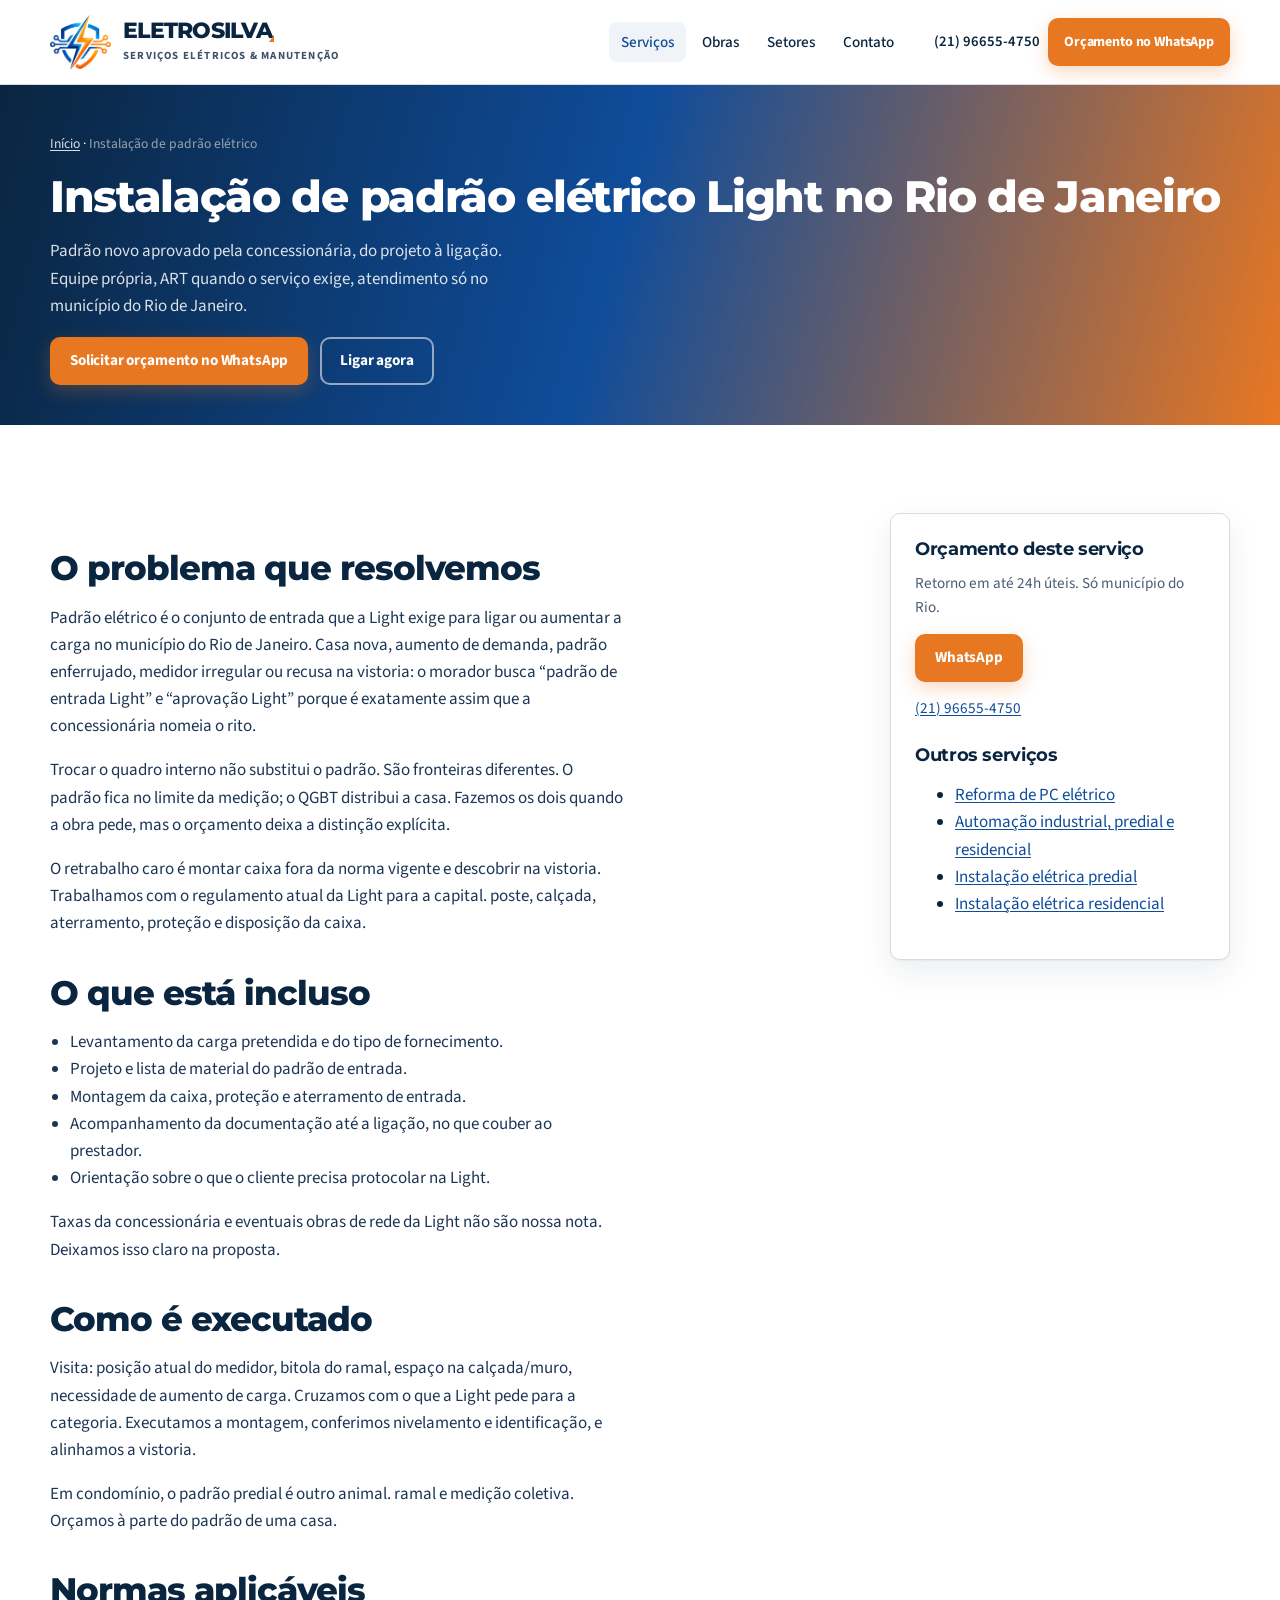
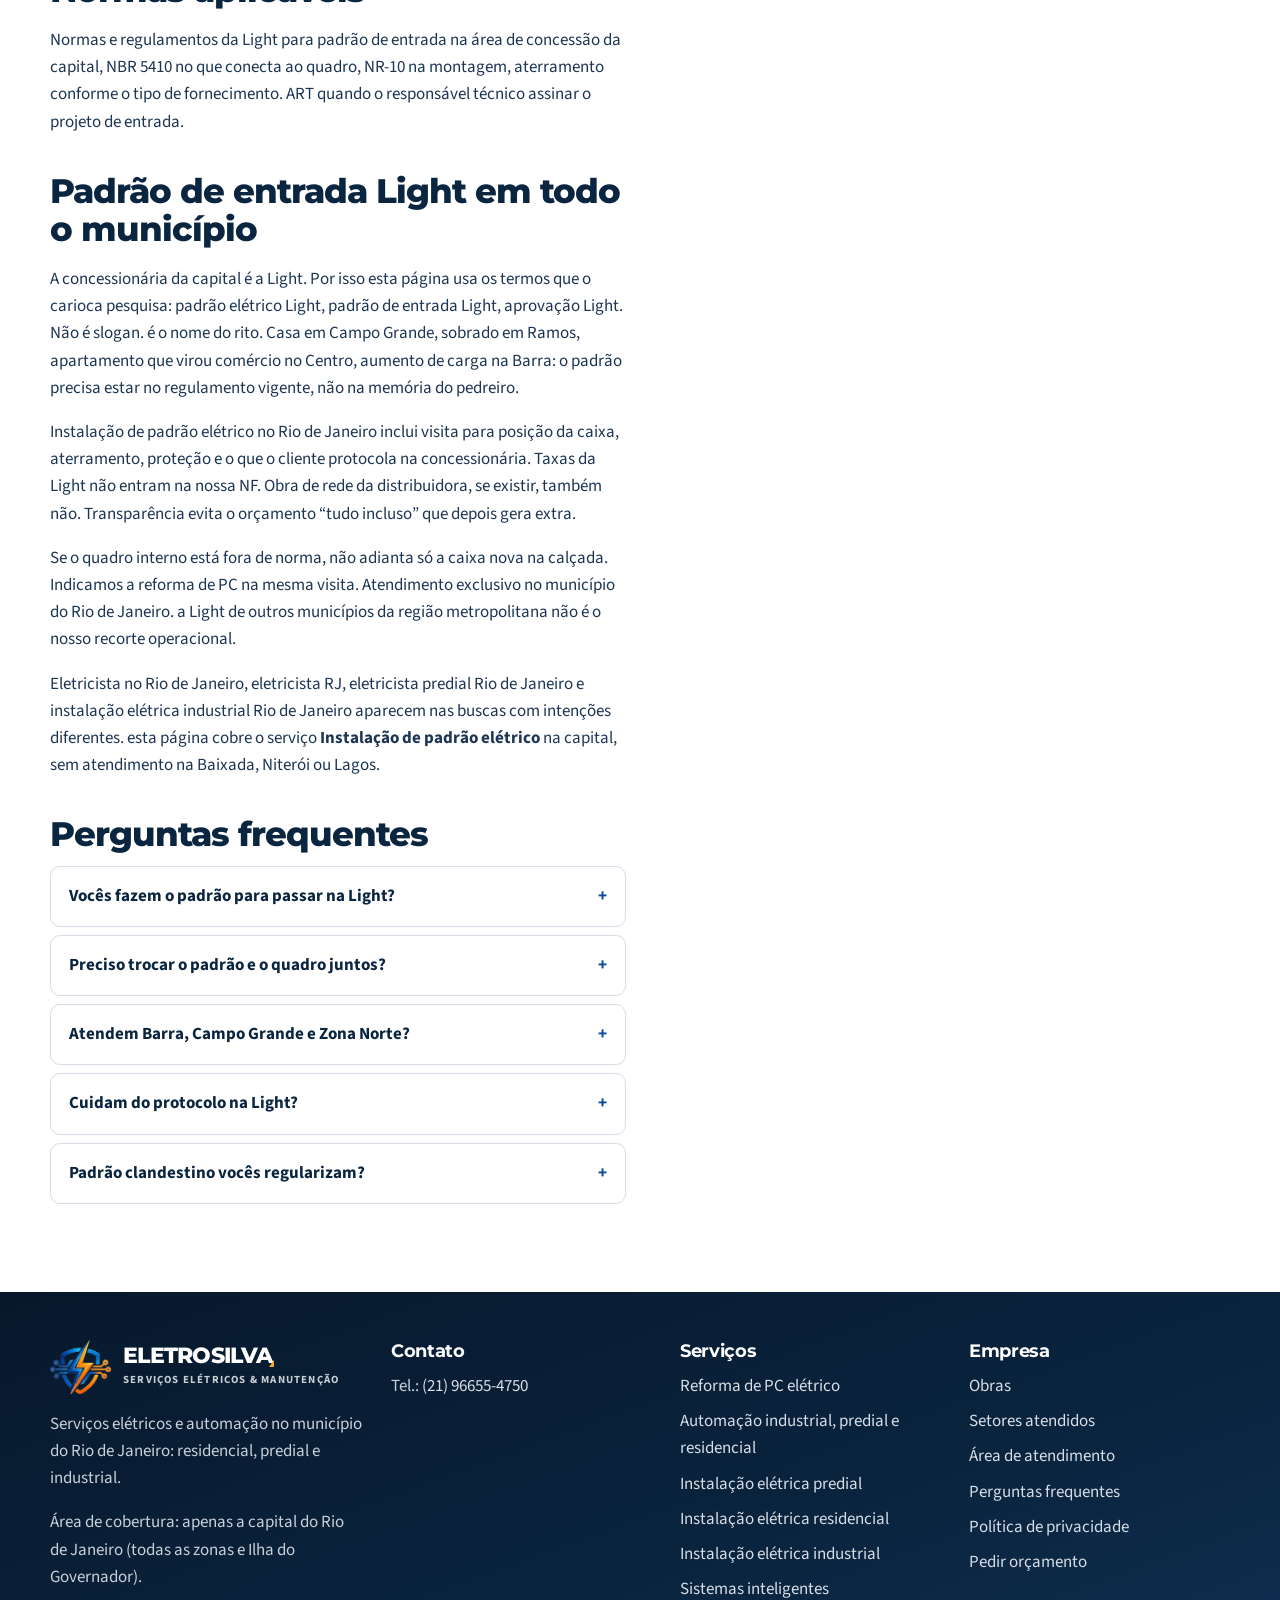
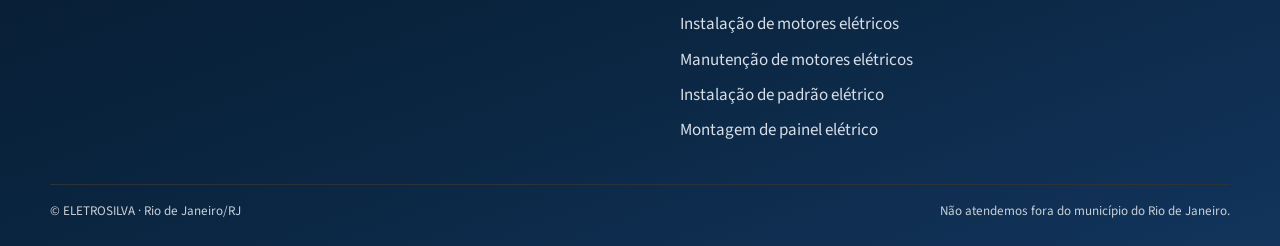
<file: instalacao-de-padrao-eletrico-rio-de-janeiro.html>
<!DOCTYPE html>
<html lang="pt-BR">
<head>
<!-- Google Tag Manager -->
<script>(function(w,d,s,l,i){w[l]=w[l]||[];w[l].push({'gtm.start':
new Date().getTime(),event:'gtm.js'});var f=d.getElementsByTagName(s)[0],
j=d.createElement(s),dl=l!='dataLayer'?'&l='+l:'';j.async=true;j.src=
'https://www.googletagmanager.com/gtm.js?id='+i+dl;f.parentNode.insertBefore(j,f);
})(window,document,'script','dataLayer','GTM-MVVCDT7N');</script>
<!-- End Google Tag Manager -->
  <meta charset="utf-8">
  <meta name="viewport" content="width=device-width, initial-scale=1">
  <title>Padrão Elétrico Light no RJ | ELETROSILVA</title>
  <meta name="description" content="Padrão de entrada Light no Rio de Janeiro: projeto, montagem e acompanhamento até a ligação da concessionária.">
  <link rel="canonical" href="https://eletrosilvaservicos.com/instalacao-de-padrao-eletrico-rio-de-janeiro.html">
  <meta name="robots" content="index,follow">
  <meta name="theme-color" content="#0A2540">
  <meta name="referrer" content="strict-origin-when-cross-origin">
  <meta property="og:type" content="website">
  <meta property="og:locale" content="pt_BR">
  <meta property="og:site_name" content="ELETROSILVA">
  <meta property="og:title" content="Padrão Elétrico Light no RJ | ELETROSILVA">
  <meta property="og:description" content="Padrão de entrada Light no Rio de Janeiro: projeto, montagem e acompanhamento até a ligação da concessionária.">
  <meta property="og:url" content="https://eletrosilvaservicos.com/instalacao-de-padrao-eletrico-rio-de-janeiro.html">
  <meta property="og:image" content="https://eletrosilvaservicos.com/img/logo.png">
  <meta name="twitter:card" content="summary_large_image">
  <meta name="twitter:title" content="Padrão Elétrico Light no RJ | ELETROSILVA">
  <meta name="twitter:description" content="Padrão de entrada Light no Rio de Janeiro: projeto, montagem e acompanhamento até a ligação da concessionária.">
  <link rel="icon" href="img/favicon.svg" type="image/svg+xml">
  <link rel="preconnect" href="https://fonts.googleapis.com">
  <link rel="preconnect" href="https://fonts.gstatic.com" crossorigin>
  <link href="https://fonts.googleapis.com/css2?family=Montserrat:wght@600;700;800&family=Source+Sans+3:wght@400;500;600;700&display=swap" rel="stylesheet">
  <style>
    :root{--blue:#0F4C9A;--ink:#0A2540;--cta:#E87722;--header-h:84px}
    *{box-sizing:border-box}
    body{margin:0;font-family:"Source Sans 3",system-ui,sans-serif;color:var(--ink);background:#f7f9fc}
    .header{position:sticky;top:0;z-index:80;background:#fff;border-bottom:1px solid #d5dde8}
    .header-inner{display:flex;align-items:center;gap:16px;min-height:84px}
    .wrap{width:min(calc(100% - 32px),1180px);margin-inline:auto}
    .logo{display:flex;align-items:center;text-decoration:none;color:#0A2540}
    .logo-lockup{display:flex;align-items:center;gap:12px}
    .logo-icon{height:52px;width:auto;display:block}
    .logo-name{display:block;font-family:Montserrat,sans-serif;font-weight:800;font-size:1.2rem;letter-spacing:-.03em;line-height:1;color:#0A2540}
    .logo-name-tail{color:#0A2540}
    .logo-sub{display:block;margin-top:4px;font-size:10px;font-weight:700;letter-spacing:.12em;text-transform:uppercase;color:#4A5D73}
    .nav,.phone-link{display:none}
    .menu-btn{width:48px;height:48px;border:1px solid #d5dde8;background:#fff;border-radius:8px}
    .hero{position:relative;background:#0A2540;color:#fff;min-height:78vh;display:flex;align-items:center}
    .hero-overlay{position:absolute;inset:0;background:linear-gradient(105deg,rgba(10,37,64,.94),rgba(15,76,154,.55) 55%,rgba(232,119,34,.28))}
    .hero .wrap{position:relative;z-index:1;padding:48px 0 56px}
    h1{font-family:Montserrat,sans-serif;font-size:clamp(1.75rem,4vw,2.75rem);line-height:1.15;margin:0 0 12px}
    .lead{font-size:1.05rem}
    .cta-row{display:flex;flex-wrap:wrap;gap:12px}
    .btn{display:inline-flex;align-items:center;justify-content:center;min-height:48px;padding:0 18px;border-radius:10px;font-weight:700;text-decoration:none;border:2px solid transparent}
    .btn--primary{background:#E87722;color:#fff}
    .btn--ghost{color:#fff;border-color:rgba(255,255,255,.55)}
    .eyebrow{font-size:13px;font-weight:700;letter-spacing:.12em;text-transform:uppercase;color:#F9A825}
  </style>
  <link rel="stylesheet" href="css/site.css?v=20260922">
  <script type="application/ld+json">{"@context":"https://schema.org","@type":["Electrician","LocalBusiness"],"name":"ELETROSILVA","url":"https://eletrosilvaservicos.com","telephone":"+5521966554750","priceRange":"$$","address":{"@type":"PostalAddress","addressLocality":"Rio de Janeiro","addressRegion":"RJ","addressCountry":"BR"},"areaServed":{"@type":"City","name":"Rio de Janeiro"}}</script>
<script type="application/ld+json">{"@context":"https://schema.org","@type":"Service","name":"Instalação de padrão elétrico","description":"Padrão de entrada Light no Rio de Janeiro: projeto, montagem e acompanhamento até a ligação da concessionária.","url":"https://eletrosilvaservicos.com/instalacao-de-padrao-eletrico-rio-de-janeiro.html","areaServed":{"@type":"City","name":"Rio de Janeiro"},"provider":{"@type":"Electrician","name":"ELETROSILVA"}}</script>
<script type="application/ld+json">{"@context":"https://schema.org","@type":"FAQPage","mainEntity":[{"@type":"Question","name":"Vocês fazem o padrão para passar na Light?","acceptedAnswer":{"@type":"Answer","text":"Montamos dentro do regulamento vigente da capital. A aprovação é ato da concessionária; nosso trabalho é não dar motivo de recusa por execução."}},{"@type":"Question","name":"Preciso trocar o padrão e o quadro juntos?","acceptedAnswer":{"@type":"Answer","text":"Muitas vezes sim, se a carga nova estoura os dois. Avaliamos na visita."}},{"@type":"Question","name":"Atendem Barra, Campo Grande e Zona Norte?","acceptedAnswer":{"@type":"Answer","text":"Sim, todo o município do Rio. A Light é a concessionária da capital. usamos esse nome porque é o termo de busca real."}},{"@type":"Question","name":"Cuidam do protocolo na Light?","acceptedAnswer":{"@type":"Answer","text":"Orientamos o rito e a documentação. Se o protocolo na Light for feito por nós ou pelo cliente, isso fica explícito na proposta."}},{"@type":"Question","name":"Padrão clandestino vocês regularizam?","acceptedAnswer":{"@type":"Answer","text":"Regularização passa pela Light. Podemos executar a parte técnica do padrão; não operamos ramal irregular."}}]}</script>
<script type="application/ld+json">{"@context":"https://schema.org","@type":"BreadcrumbList","itemListElement":[{"@type":"ListItem","position":1,"name":"Início","item":"https://eletrosilvaservicos.com/"},{"@type":"ListItem","position":2,"name":"Instalação de padrão elétrico","item":"https://eletrosilvaservicos.com/instalacao-de-padrao-eletrico-rio-de-janeiro.html"}]}</script>
</head>
<body data-page="servico" data-service="padrao-eletrico">
<!-- Google Tag Manager (noscript) -->
<noscript><iframe src="https://www.googletagmanager.com/ns.html?id=GTM-MVVCDT7N"
height="0" width="0" style="display:none;visibility:hidden"></iframe></noscript>
<!-- End Google Tag Manager (noscript) -->

<a class="skip" href="#conteudo">Ir para o conteúdo</a>
<header class="header">
  <div class="wrap header-inner">
    <a class="logo" href="index.html" aria-label="ELETROSILVA - Serviços elétricos e manutenção"><span class="logo-lockup">
      <img class="logo-icon" src="img/logo-icon.png?v=20260922" width="56" height="50" alt="" decoding="async" aria-hidden="true">
      <span class="logo-text">
        <span class="logo-name">ELETRO<span class="logo-name-tail">SILVA</span></span>
        <span class="logo-sub">Serviços elétricos &amp; manutenção</span>
      </span>
    </span></a>
    <nav class="nav" aria-label="Principal"><a href="index.html#servicos" aria-current="page">Serviços</a><a href="index.html#obras">Obras</a><a href="index.html#setores">Setores</a><a href="index.html#contato">Contato</a></nav>
    <div class="header-actions">
      <a class="phone-link" data-href="phone" data-fill="phoneDisplay" href="tel:+5521966554750">(21) 96655-4750</a>
      <a class="btn btn--primary btn--sm" data-wa="Olá! Vim pelo site e quero solicitar um orçamento." href="#contato">Orçamento no WhatsApp</a>
      <button class="menu-btn" type="button" aria-label="Abrir menu" aria-controls="menu-mobile" aria-expanded="false">
        <svg viewBox="0 0 24 24" fill="none" stroke="currentColor" stroke-width="2" aria-hidden="true"><path d="M4 7h16M4 12h16M4 17h16"/></svg>
      </button>
    </div>
  </div>
  <nav class="wrap nav-mobile" id="menu-mobile" aria-label="Menu móvel"><a href="index.html#servicos" aria-current="page">Serviços</a><a href="index.html#obras">Obras</a><a href="index.html#setores">Setores</a><a href="index.html#contato">Contato</a></nav>
</header>
<main id="conteudo">
  <section class="page-hero">
    <div class="wrap">
      <nav class="breadcrumb" aria-label="Trilha"><a href="index.html">Início</a> · <span>Instalação de padrão elétrico</span></nav>
      <h1>Instalação de padrão elétrico Light no Rio de Janeiro</h1>
      <p>Padrão novo aprovado pela concessionária, do projeto à ligação. Equipe própria, ART quando o serviço exige, atendimento só no município do Rio de Janeiro.</p>
      <div class="cta-row">
        <a class="btn btn--primary" data-wa="Olá! Vim pelo site e preciso de orçamento para instalação de padrão elétrico Light no Rio de Janeiro." href="#contato">Solicitar orçamento no WhatsApp</a>
        <a class="btn btn--ghost" data-href="phone" href="#contato">Ligar agora</a>
      </div>
    </div>
  </section>
  <section class="section">
    <div class="wrap content-split">
      <article class="prose">
        <h2>O problema que resolvemos</h2>
        <p>Padrão elétrico é o conjunto de entrada que a Light exige para ligar ou aumentar a carga no município do Rio de Janeiro. Casa nova, aumento de demanda, padrão enferrujado, medidor irregular ou recusa na vistoria: o morador busca “padrão de entrada Light” e “aprovação Light” porque é exatamente assim que a concessionária nomeia o rito.</p>
<p>Trocar o quadro interno não substitui o padrão. São fronteiras diferentes. O padrão fica no limite da medição; o QGBT distribui a casa. Fazemos os dois quando a obra pede, mas o orçamento deixa a distinção explícita.</p>
<p>O retrabalho caro é montar caixa fora da norma vigente e descobrir na vistoria. Trabalhamos com o regulamento atual da Light para a capital. poste, calçada, aterramento, proteção e disposição da caixa.</p>
        <h2>O que está incluso</h2>
        <ul>
<li>Levantamento da carga pretendida e do tipo de fornecimento.</li>
<li>Projeto e lista de material do padrão de entrada.</li>
<li>Montagem da caixa, proteção e aterramento de entrada.</li>
<li>Acompanhamento da documentação até a ligação, no que couber ao prestador.</li>
<li>Orientação sobre o que o cliente precisa protocolar na Light.</li>
</ul>
<p>Taxas da concessionária e eventuais obras de rede da Light não são nossa nota. Deixamos isso claro na proposta.</p>
        <h2>Como é executado</h2>
        <p>Visita: posição atual do medidor, bitola do ramal, espaço na calçada/muro, necessidade de aumento de carga. Cruzamos com o que a Light pede para a categoria. Executamos a montagem, conferimos nivelamento e identificação, e alinhamos a vistoria.</p>
<p>Em condomínio, o padrão predial é outro animal. ramal e medição coletiva. Orçamos à parte do padrão de uma casa.</p>
        <h2>Normas aplicáveis</h2>
        <p>Normas e regulamentos da Light para padrão de entrada na área de concessão da capital, NBR 5410 no que conecta ao quadro, NR-10 na montagem, aterramento conforme o tipo de fornecimento. ART quando o responsável técnico assinar o projeto de entrada.</p>
        <h2>Padrão de entrada Light em todo o município</h2>
<p>A concessionária da capital é a Light. Por isso esta página usa os termos que o carioca pesquisa: padrão elétrico Light, padrão de entrada Light, aprovação Light. Não é slogan. é o nome do rito. Casa em Campo Grande, sobrado em Ramos, apartamento que virou comércio no Centro, aumento de carga na Barra: o padrão precisa estar no regulamento vigente, não na memória do pedreiro.</p>
<p>Instalação de padrão elétrico no Rio de Janeiro inclui visita para posição da caixa, aterramento, proteção e o que o cliente protocola na concessionária. Taxas da Light não entram na nossa NF. Obra de rede da distribuidora, se existir, também não. Transparência evita o orçamento “tudo incluso” que depois gera extra.</p>
<p>Se o quadro interno está fora de norma, não adianta só a caixa nova na calçada. Indicamos a reforma de PC na mesma visita. Atendimento exclusivo no município do Rio de Janeiro. a Light de outros municípios da região metropolitana não é o nosso recorte operacional.</p>
        <p>Eletricista no Rio de Janeiro, eletricista RJ, eletricista predial Rio de Janeiro e instalação elétrica industrial Rio de Janeiro aparecem nas buscas com intenções diferentes. esta página cobre o serviço <strong>Instalação de padrão elétrico</strong> na capital, sem atendimento na Baixada, Niterói ou Lagos.</p>
        <h2>Perguntas frequentes</h2>
        <div class="faq">
    <div class="faq-item">
      <button type="button" aria-expanded="false" aria-controls="padrao-eletrico-f0" id="padrao-eletrico-b0">Vocês fazem o padrão para passar na Light?<span>+</span></button>
      <div class="faq-panel" id="padrao-eletrico-f0"><p>Montamos dentro do regulamento vigente da capital. A aprovação é ato da concessionária; nosso trabalho é não dar motivo de recusa por execução.</p></div>
    </div>
    <div class="faq-item">
      <button type="button" aria-expanded="false" aria-controls="padrao-eletrico-f1" id="padrao-eletrico-b1">Preciso trocar o padrão e o quadro juntos?<span>+</span></button>
      <div class="faq-panel" id="padrao-eletrico-f1"><p>Muitas vezes sim, se a carga nova estoura os dois. Avaliamos na visita.</p></div>
    </div>
    <div class="faq-item">
      <button type="button" aria-expanded="false" aria-controls="padrao-eletrico-f2" id="padrao-eletrico-b2">Atendem Barra, Campo Grande e Zona Norte?<span>+</span></button>
      <div class="faq-panel" id="padrao-eletrico-f2"><p>Sim, todo o município do Rio. A Light é a concessionária da capital. usamos esse nome porque é o termo de busca real.</p></div>
    </div>
    <div class="faq-item">
      <button type="button" aria-expanded="false" aria-controls="padrao-eletrico-f3" id="padrao-eletrico-b3">Cuidam do protocolo na Light?<span>+</span></button>
      <div class="faq-panel" id="padrao-eletrico-f3"><p>Orientamos o rito e a documentação. Se o protocolo na Light for feito por nós ou pelo cliente, isso fica explícito na proposta.</p></div>
    </div>
    <div class="faq-item">
      <button type="button" aria-expanded="false" aria-controls="padrao-eletrico-f4" id="padrao-eletrico-b4">Padrão clandestino vocês regularizam?<span>+</span></button>
      <div class="faq-panel" id="padrao-eletrico-f4"><p>Regularização passa pela Light. Podemos executar a parte técnica do padrão; não operamos ramal irregular.</p></div>
    </div></div>
      </article>
      <aside class="sticky-cta">
        <div class="card" id="contato">
          <h3>Orçamento deste serviço</h3>
          <p class="muted">Retorno em até 24h úteis. Só município do Rio.</p>
          <p><a class="btn btn--primary" data-wa="Olá! Vim pelo site e preciso de orçamento para instalação de padrão elétrico Light no Rio de Janeiro." href="#contato">WhatsApp</a></p>
          <p class="muted"><a data-href="phone" data-fill="phoneDisplay" href="tel:+5521966554750">(21) 96655-4750</a></p>
          <h3 style="margin-top:24px">Outros serviços</h3>
          <ul><li><a href="reforma-pc-eletrico-rio-de-janeiro.html">Reforma de PC elétrico</a></li><li><a href="automacao-industrial-predial-residencial-rio-de-janeiro.html">Automação industrial, predial e residencial</a></li><li><a href="instalacao-eletrica-predial-rio-de-janeiro.html">Instalação elétrica predial</a></li><li><a href="instalacao-eletrica-residencial-rio-de-janeiro.html">Instalação elétrica residencial</a></li></ul>
        </div>
      </aside>
    </div>
  </section>
</main>

<footer class="footer">
  <div class="wrap footer-grid">
    <div>
      <div class="logo logo--footer" style="margin-bottom:12px"><span class="logo-lockup logo--footer">
      <img class="logo-icon" src="img/logo-icon.png?v=20260922" width="56" height="50" alt="" decoding="async" aria-hidden="true">
      <span class="logo-text">
        <span class="logo-name">ELETRO<span class="logo-name-tail">SILVA</span></span>
        <span class="logo-sub">Serviços elétricos &amp; manutenção</span>
      </span>
    </span></div>
      <p>Serviços elétricos e automação no município do Rio de Janeiro: residencial, predial e industrial.</p>
      <p>Área de cobertura: apenas a capital do Rio de Janeiro (todas as zonas e Ilha do Governador).</p>
    </div>
    <div>
      <h3>Contato</h3>
      <ul>
        <li>Tel.: <a data-href="phone" data-fill="phoneDisplay" href="tel:+5521966554750">(21) 96655-4750</a></li>
      </ul>
    </div>
    <div>
      <h3>Serviços</h3>
      <ul><li><a href="reforma-pc-eletrico-rio-de-janeiro.html">Reforma de PC elétrico</a></li><li><a href="automacao-industrial-predial-residencial-rio-de-janeiro.html">Automação industrial, predial e residencial</a></li><li><a href="instalacao-eletrica-predial-rio-de-janeiro.html">Instalação elétrica predial</a></li><li><a href="instalacao-eletrica-residencial-rio-de-janeiro.html">Instalação elétrica residencial</a></li><li><a href="instalacao-eletrica-industrial-rio-de-janeiro.html">Instalação elétrica industrial</a></li><li><a href="sistemas-inteligentes-rio-de-janeiro.html">Sistemas inteligentes</a></li><li><a href="instalacao-de-motores-eletricos-rio-de-janeiro.html">Instalação de motores elétricos</a></li><li><a href="manutencao-de-motores-eletricos-rio-de-janeiro.html">Manutenção de motores elétricos</a></li><li><a href="instalacao-de-padrao-eletrico-rio-de-janeiro.html">Instalação de padrão elétrico</a></li><li><a href="montagem-de-painel-eletrico-rio-de-janeiro.html">Montagem de painel elétrico</a></li></ul>
    </div>
    <div>
      <h3>Empresa</h3>
      <ul>
        <li><a href="index.html#obras">Obras</a></li>
        <li><a href="index.html#setores">Setores atendidos</a></li>
        <li><a href="index.html#area">Área de atendimento</a></li>
        <li><a href="index.html#faq">Perguntas frequentes</a></li>
        <li><a href="privacidade.html">Política de privacidade</a></li>
        <li><a href="index.html#contato">Pedir orçamento</a></li>
      </ul>
    </div>
  </div>
  <div class="wrap footer-bottom">
    <span>© ELETROSILVA · Rio de Janeiro/RJ</span>
    <span>Não atendemos fora do município do Rio de Janeiro.</span>
  </div>
</footer>
<a class="wa-float" data-wa="Olá! Vim pelo site e preciso de um orçamento." href="#contato" aria-label="Abrir conversa no WhatsApp"><svg viewBox="0 0 24 24" fill="none" stroke="currentColor" stroke-width="1.8" stroke-linecap="round" stroke-linejoin="round" aria-hidden="true"><path fill="currentColor" stroke="none" d="M19.1 4.9A9.9 9.9 0 0 0 3.2 16.3L2 22l5.8-1.2A9.9 9.9 0 1 0 19.1 4.9zM12 20a8 8 0 0 1-4.1-1.1l-.3-.2-3.5.7.7-3.4-.2-.3A8 8 0 1 1 12 20zm4.4-5.9c-.2-.1-1.4-.7-1.6-.8s-.4-.1-.5.1-.6.8-.7.9-.3.2-.5.1a6.5 6.5 0 0 1-1.9-1.2 7.2 7.2 0 0 1-1.3-1.6c-.1-.2 0-.4.1-.5l.4-.4.1-.3c0-.1 0-.3-.1-.4s-.5-1.3-.7-1.8c-.2-.5-.4-.4-.5-.4h-.4c-.1 0-.4.1-.6.3s-.8.8-.8 1.9.8 2.2.9 2.3c.1.2 1.6 2.5 3.8 3.4 1.4.6 1.9.6 2.6.5.4-.1 1.4-.6 1.6-1.1s.2-1 .1-1.1c-.1 0-.3-.1-.5-.2z"/></svg></a>
<script src="js/config.js?v=20260922" defer></script>
<script src="js/site.js?v=20260922" defer></script>

</body></html>
</file>
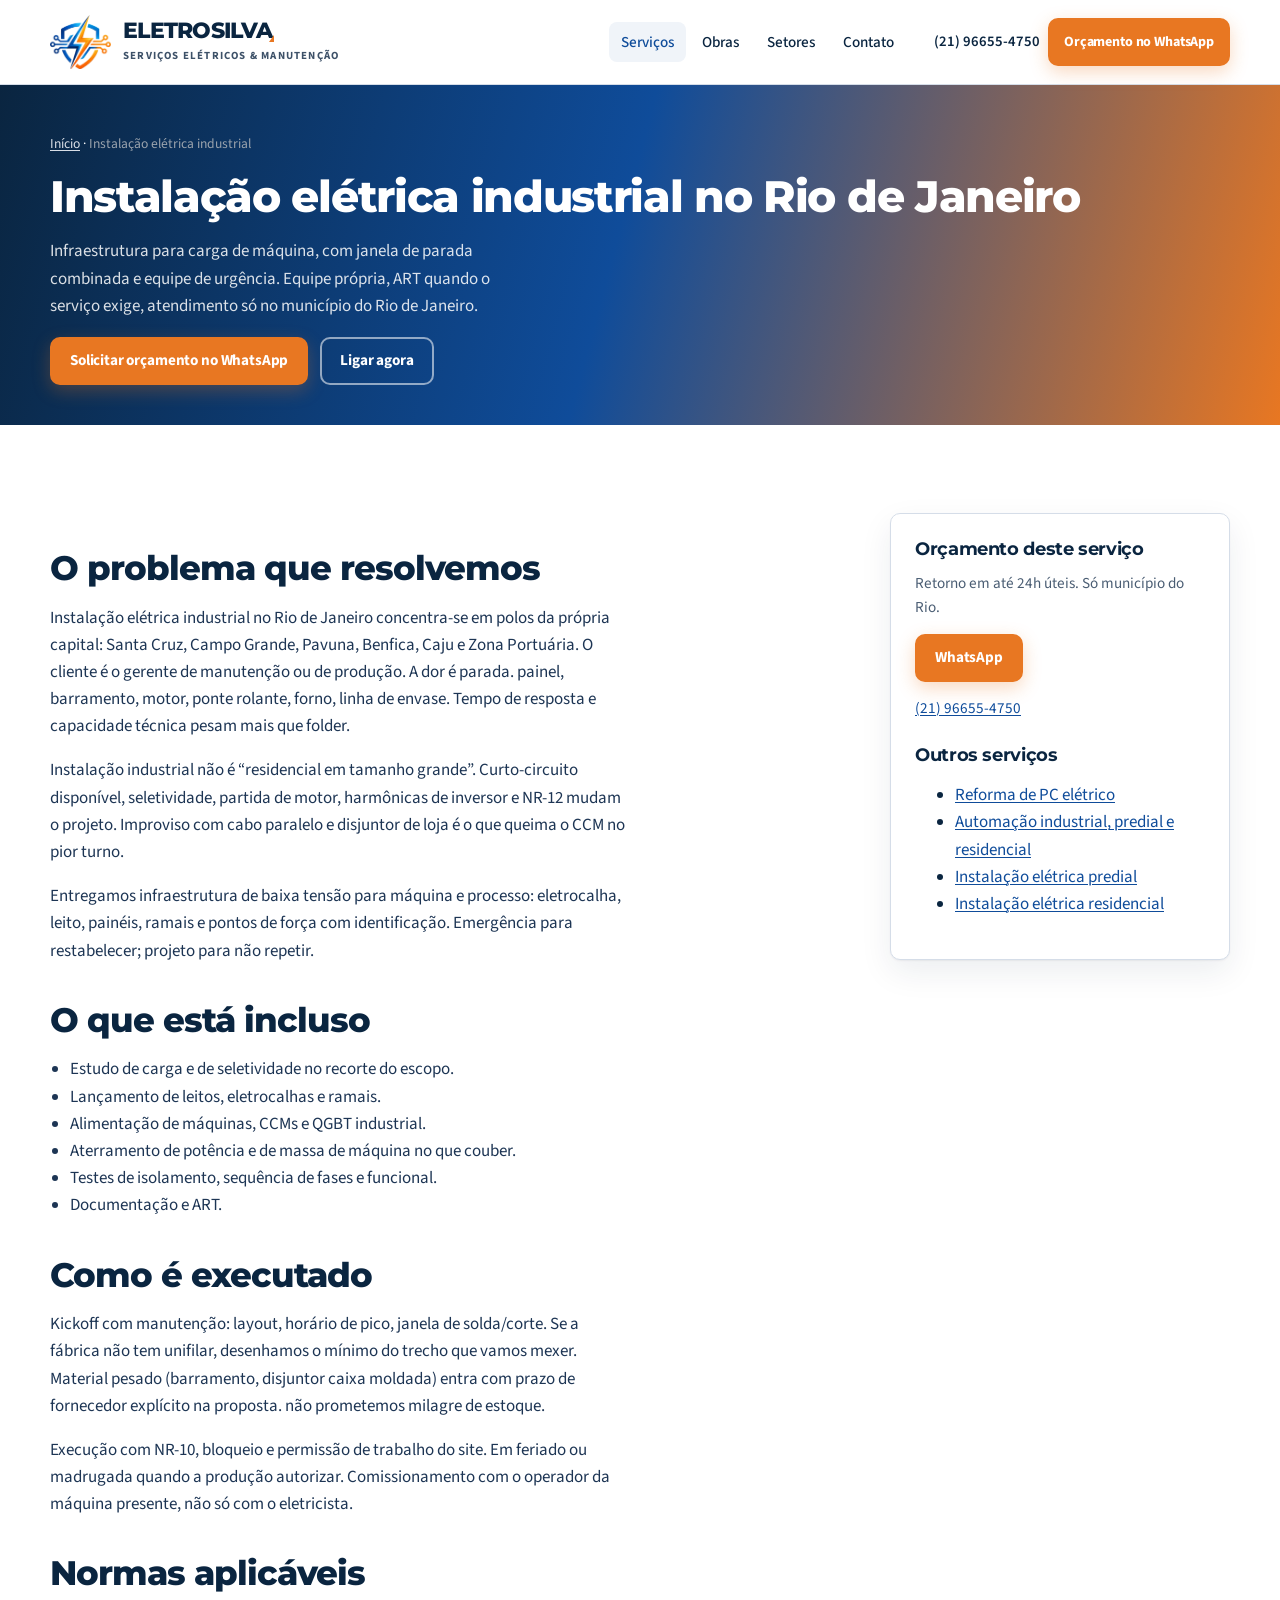
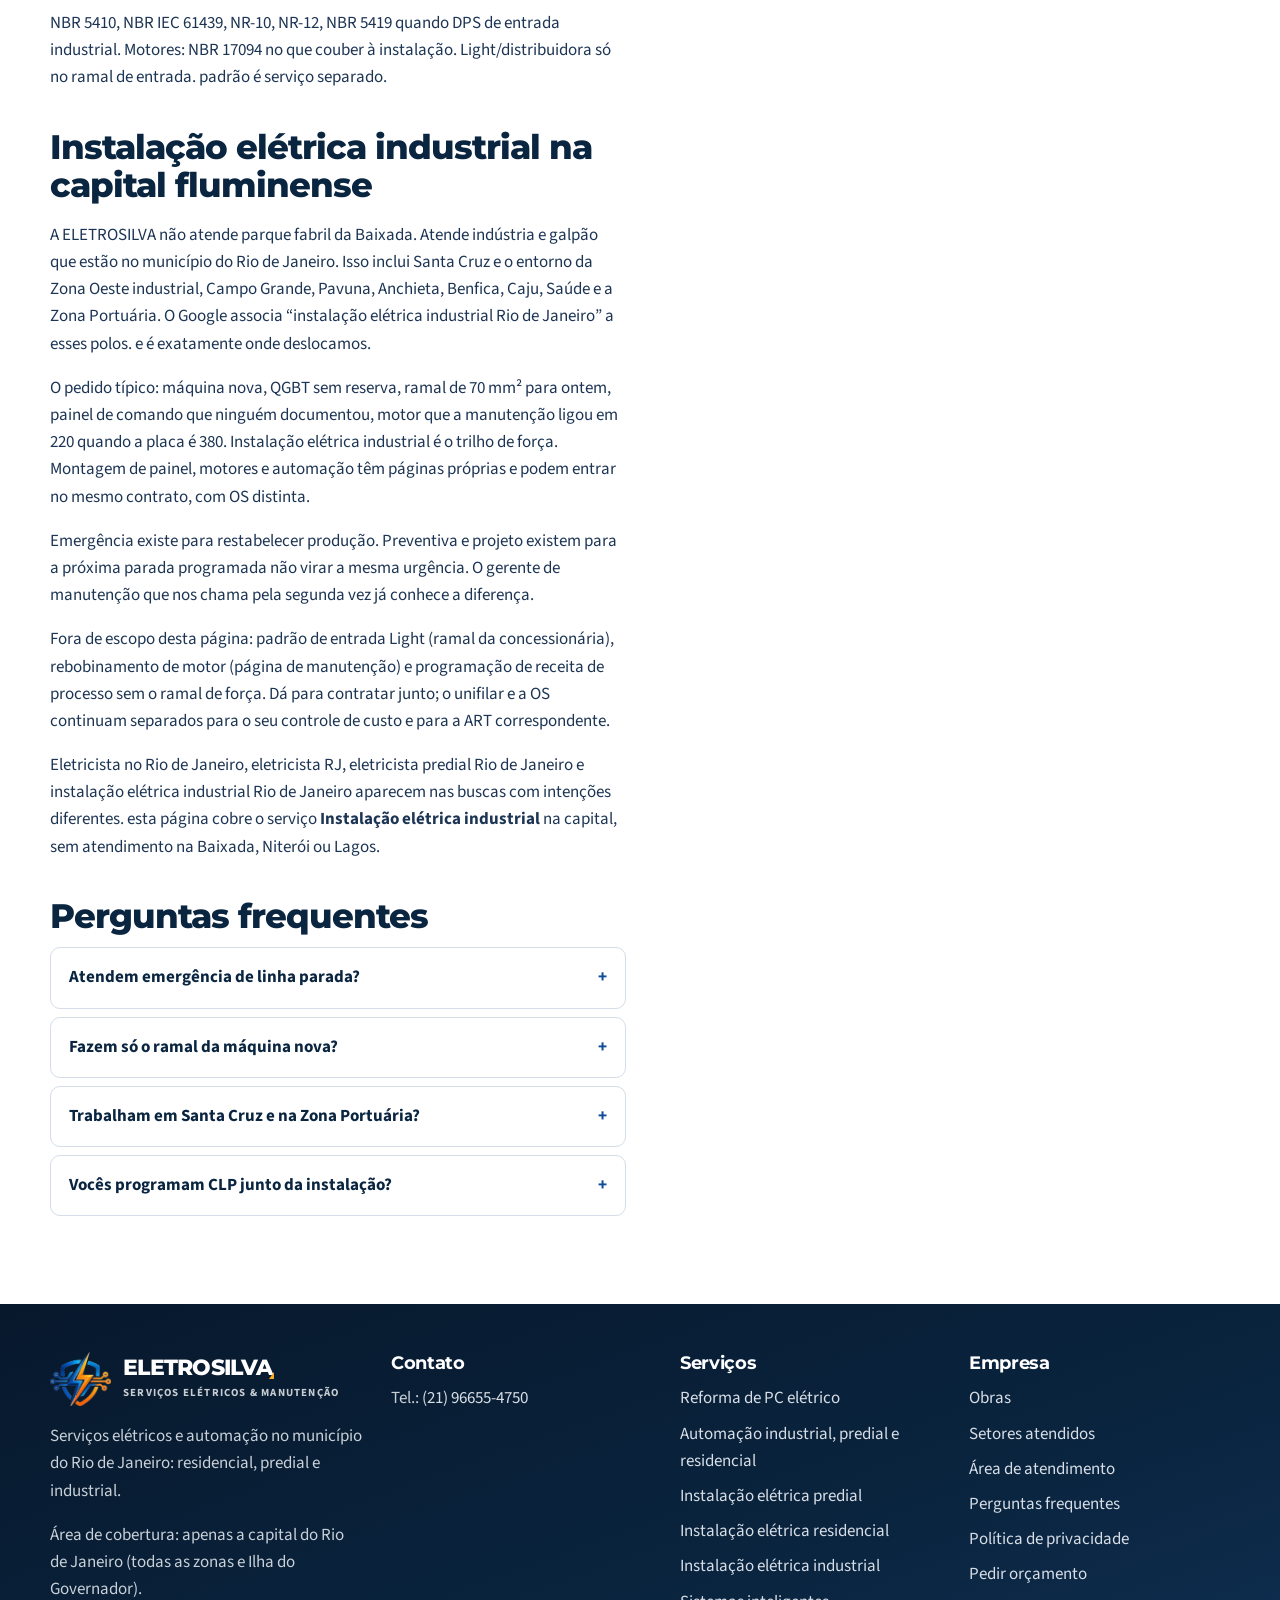
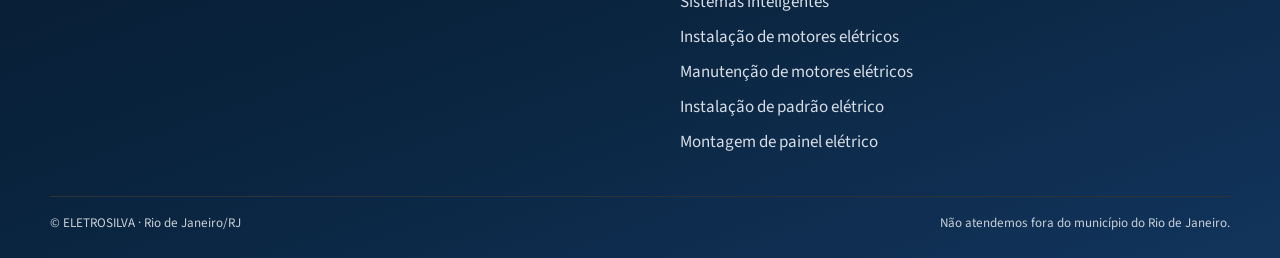
<file: instalacao-eletrica-industrial-rio-de-janeiro.html>
<!DOCTYPE html>
<html lang="pt-BR">
<head>
<!-- Google Tag Manager -->
<script>(function(w,d,s,l,i){w[l]=w[l]||[];w[l].push({'gtm.start':
new Date().getTime(),event:'gtm.js'});var f=d.getElementsByTagName(s)[0],
j=d.createElement(s),dl=l!='dataLayer'?'&l='+l:'';j.async=true;j.src=
'https://www.googletagmanager.com/gtm.js?id='+i+dl;f.parentNode.insertBefore(j,f);
})(window,document,'script','dataLayer','GTM-MVVCDT7N');</script>
<!-- End Google Tag Manager -->
  <meta charset="utf-8">
  <meta name="viewport" content="width=device-width, initial-scale=1">
  <title>Instalação Elétrica Industrial no RJ | ELETROSILVA</title>
  <meta name="description" content="Instalação elétrica industrial no Rio de Janeiro: painéis, barramentos, motores e emergência para linha de produção.">
  <link rel="canonical" href="https://eletrosilvaservicos.com/instalacao-eletrica-industrial-rio-de-janeiro.html">
  <meta name="robots" content="index,follow">
  <meta name="theme-color" content="#0A2540">
  <meta name="referrer" content="strict-origin-when-cross-origin">
  <meta property="og:type" content="website">
  <meta property="og:locale" content="pt_BR">
  <meta property="og:site_name" content="ELETROSILVA">
  <meta property="og:title" content="Instalação Elétrica Industrial no RJ | ELETROSILVA">
  <meta property="og:description" content="Instalação elétrica industrial no Rio de Janeiro: painéis, barramentos, motores e emergência para linha de produção.">
  <meta property="og:url" content="https://eletrosilvaservicos.com/instalacao-eletrica-industrial-rio-de-janeiro.html">
  <meta property="og:image" content="https://eletrosilvaservicos.com/img/logo.png">
  <meta name="twitter:card" content="summary_large_image">
  <meta name="twitter:title" content="Instalação Elétrica Industrial no RJ | ELETROSILVA">
  <meta name="twitter:description" content="Instalação elétrica industrial no Rio de Janeiro: painéis, barramentos, motores e emergência para linha de produção.">
  <link rel="icon" href="img/favicon.svg" type="image/svg+xml">
  <link rel="preconnect" href="https://fonts.googleapis.com">
  <link rel="preconnect" href="https://fonts.gstatic.com" crossorigin>
  <link href="https://fonts.googleapis.com/css2?family=Montserrat:wght@600;700;800&family=Source+Sans+3:wght@400;500;600;700&display=swap" rel="stylesheet">
  <style>
    :root{--blue:#0F4C9A;--ink:#0A2540;--cta:#E87722;--header-h:84px}
    *{box-sizing:border-box}
    body{margin:0;font-family:"Source Sans 3",system-ui,sans-serif;color:var(--ink);background:#f7f9fc}
    .header{position:sticky;top:0;z-index:80;background:#fff;border-bottom:1px solid #d5dde8}
    .header-inner{display:flex;align-items:center;gap:16px;min-height:84px}
    .wrap{width:min(calc(100% - 32px),1180px);margin-inline:auto}
    .logo{display:flex;align-items:center;text-decoration:none;color:#0A2540}
    .logo-lockup{display:flex;align-items:center;gap:12px}
    .logo-icon{height:52px;width:auto;display:block}
    .logo-name{display:block;font-family:Montserrat,sans-serif;font-weight:800;font-size:1.2rem;letter-spacing:-.03em;line-height:1;color:#0A2540}
    .logo-name-tail{color:#0A2540}
    .logo-sub{display:block;margin-top:4px;font-size:10px;font-weight:700;letter-spacing:.12em;text-transform:uppercase;color:#4A5D73}
    .nav,.phone-link{display:none}
    .menu-btn{width:48px;height:48px;border:1px solid #d5dde8;background:#fff;border-radius:8px}
    .hero{position:relative;background:#0A2540;color:#fff;min-height:78vh;display:flex;align-items:center}
    .hero-overlay{position:absolute;inset:0;background:linear-gradient(105deg,rgba(10,37,64,.94),rgba(15,76,154,.55) 55%,rgba(232,119,34,.28))}
    .hero .wrap{position:relative;z-index:1;padding:48px 0 56px}
    h1{font-family:Montserrat,sans-serif;font-size:clamp(1.75rem,4vw,2.75rem);line-height:1.15;margin:0 0 12px}
    .lead{font-size:1.05rem}
    .cta-row{display:flex;flex-wrap:wrap;gap:12px}
    .btn{display:inline-flex;align-items:center;justify-content:center;min-height:48px;padding:0 18px;border-radius:10px;font-weight:700;text-decoration:none;border:2px solid transparent}
    .btn--primary{background:#E87722;color:#fff}
    .btn--ghost{color:#fff;border-color:rgba(255,255,255,.55)}
    .eyebrow{font-size:13px;font-weight:700;letter-spacing:.12em;text-transform:uppercase;color:#F9A825}
  </style>
  <link rel="stylesheet" href="css/site.css?v=20260922">
  <script type="application/ld+json">{"@context":"https://schema.org","@type":["Electrician","LocalBusiness"],"name":"ELETROSILVA","url":"https://eletrosilvaservicos.com","telephone":"+5521966554750","priceRange":"$$","address":{"@type":"PostalAddress","addressLocality":"Rio de Janeiro","addressRegion":"RJ","addressCountry":"BR"},"areaServed":{"@type":"City","name":"Rio de Janeiro"}}</script>
<script type="application/ld+json">{"@context":"https://schema.org","@type":"Service","name":"Instalação elétrica industrial","description":"Instalação elétrica industrial no Rio de Janeiro: painéis, barramentos, motores e emergência para linha de produção.","url":"https://eletrosilvaservicos.com/instalacao-eletrica-industrial-rio-de-janeiro.html","areaServed":{"@type":"City","name":"Rio de Janeiro"},"provider":{"@type":"Electrician","name":"ELETROSILVA"}}</script>
<script type="application/ld+json">{"@context":"https://schema.org","@type":"FAQPage","mainEntity":[{"@type":"Question","name":"Atendem emergência de linha parada?","acceptedAnswer":{"@type":"Answer","text":"Sim, no município do Rio. Triagem no telefone/WhatsApp para saber se é motor, painel ou concessionária."}},{"@type":"Question","name":"Fazem só o ramal da máquina nova?","acceptedAnswer":{"@type":"Answer","text":"Sim. É o chamado mais comum: equipamento chegou, QGBT não tem reserva honesta."}},{"@type":"Question","name":"Trabalham em Santa Cruz e na Zona Portuária?","acceptedAnswer":{"@type":"Answer","text":"Sim. São polos industriais da capital e estão na nossa área. somente Rio de Janeiro município."}},{"@type":"Question","name":"Vocês programam CLP junto da instalação?","acceptedAnswer":{"@type":"Answer","text":"Automação é serviço irmão. Podemos executar os dois no mesmo contrato, com escopos separados na OS."}}]}</script>
<script type="application/ld+json">{"@context":"https://schema.org","@type":"BreadcrumbList","itemListElement":[{"@type":"ListItem","position":1,"name":"Início","item":"https://eletrosilvaservicos.com/"},{"@type":"ListItem","position":2,"name":"Instalação elétrica industrial","item":"https://eletrosilvaservicos.com/instalacao-eletrica-industrial-rio-de-janeiro.html"}]}</script>
</head>
<body data-page="servico" data-service="instalacao-industrial">
<!-- Google Tag Manager (noscript) -->
<noscript><iframe src="https://www.googletagmanager.com/ns.html?id=GTM-MVVCDT7N"
height="0" width="0" style="display:none;visibility:hidden"></iframe></noscript>
<!-- End Google Tag Manager (noscript) -->

<a class="skip" href="#conteudo">Ir para o conteúdo</a>
<header class="header">
  <div class="wrap header-inner">
    <a class="logo" href="index.html" aria-label="ELETROSILVA - Serviços elétricos e manutenção"><span class="logo-lockup">
      <img class="logo-icon" src="img/logo-icon.png?v=20260922" width="56" height="50" alt="" decoding="async" aria-hidden="true">
      <span class="logo-text">
        <span class="logo-name">ELETRO<span class="logo-name-tail">SILVA</span></span>
        <span class="logo-sub">Serviços elétricos &amp; manutenção</span>
      </span>
    </span></a>
    <nav class="nav" aria-label="Principal"><a href="index.html#servicos" aria-current="page">Serviços</a><a href="index.html#obras">Obras</a><a href="index.html#setores">Setores</a><a href="index.html#contato">Contato</a></nav>
    <div class="header-actions">
      <a class="phone-link" data-href="phone" data-fill="phoneDisplay" href="tel:+5521966554750">(21) 96655-4750</a>
      <a class="btn btn--primary btn--sm" data-wa="Olá! Vim pelo site e quero solicitar um orçamento." href="#contato">Orçamento no WhatsApp</a>
      <button class="menu-btn" type="button" aria-label="Abrir menu" aria-controls="menu-mobile" aria-expanded="false">
        <svg viewBox="0 0 24 24" fill="none" stroke="currentColor" stroke-width="2" aria-hidden="true"><path d="M4 7h16M4 12h16M4 17h16"/></svg>
      </button>
    </div>
  </div>
  <nav class="wrap nav-mobile" id="menu-mobile" aria-label="Menu móvel"><a href="index.html#servicos" aria-current="page">Serviços</a><a href="index.html#obras">Obras</a><a href="index.html#setores">Setores</a><a href="index.html#contato">Contato</a></nav>
</header>
<main id="conteudo">
  <section class="page-hero">
    <div class="wrap">
      <nav class="breadcrumb" aria-label="Trilha"><a href="index.html">Início</a> · <span>Instalação elétrica industrial</span></nav>
      <h1>Instalação elétrica industrial no Rio de Janeiro</h1>
      <p>Infraestrutura para carga de máquina, com janela de parada combinada e equipe de urgência. Equipe própria, ART quando o serviço exige, atendimento só no município do Rio de Janeiro.</p>
      <div class="cta-row">
        <a class="btn btn--primary" data-wa="Olá! Vim pelo site e preciso de orçamento para instalação elétrica industrial no Rio de Janeiro." href="#contato">Solicitar orçamento no WhatsApp</a>
        <a class="btn btn--ghost" data-href="phone" href="#contato">Ligar agora</a>
      </div>
    </div>
  </section>
  <section class="section">
    <div class="wrap content-split">
      <article class="prose">
        <h2>O problema que resolvemos</h2>
        <p>Instalação elétrica industrial no Rio de Janeiro concentra-se em polos da própria capital: Santa Cruz, Campo Grande, Pavuna, Benfica, Caju e Zona Portuária. O cliente é o gerente de manutenção ou de produção. A dor é parada. painel, barramento, motor, ponte rolante, forno, linha de envase. Tempo de resposta e capacidade técnica pesam mais que folder.</p>
<p>Instalação industrial não é “residencial em tamanho grande”. Curto-circuito disponível, seletividade, partida de motor, harmônicas de inversor e NR-12 mudam o projeto. Improviso com cabo paralelo e disjuntor de loja é o que queima o CCM no pior turno.</p>
<p>Entregamos infraestrutura de baixa tensão para máquina e processo: eletrocalha, leito, painéis, ramais e pontos de força com identificação. Emergência para restabelecer; projeto para não repetir.</p>
        <h2>O que está incluso</h2>
        <ul>
<li>Estudo de carga e de seletividade no recorte do escopo.</li>
<li>Lançamento de leitos, eletrocalhas e ramais.</li>
<li>Alimentação de máquinas, CCMs e QGBT industrial.</li>
<li>Aterramento de potência e de massa de máquina no que couber.</li>
<li>Testes de isolamento, sequência de fases e funcional.</li>
<li>Documentação e ART.</li>
</ul>
        <h2>Como é executado</h2>
        <p>Kickoff com manutenção: layout, horário de pico, janela de solda/corte. Se a fábrica não tem unifilar, desenhamos o mínimo do trecho que vamos mexer. Material pesado (barramento, disjuntor caixa moldada) entra com prazo de fornecedor explícito na proposta. não prometemos milagre de estoque.</p>
<p>Execução com NR-10, bloqueio e permissão de trabalho do site. Em feriado ou madrugada quando a produção autorizar. Comissionamento com o operador da máquina presente, não só com o eletricista.</p>
        <h2>Normas aplicáveis</h2>
        <p>NBR 5410, NBR IEC 61439, NR-10, NR-12, NBR 5419 quando DPS de entrada industrial. Motores: NBR 17094 no que couber à instalação. Light/distribuidora só no ramal de entrada. padrão é serviço separado.</p>
        <h2>Instalação elétrica industrial na capital fluminense</h2>
<p>A ELETROSILVA não atende parque fabril da Baixada. Atende indústria e galpão que estão no município do Rio de Janeiro. Isso inclui Santa Cruz e o entorno da Zona Oeste industrial, Campo Grande, Pavuna, Anchieta, Benfica, Caju, Saúde e a Zona Portuária. O Google associa “instalação elétrica industrial Rio de Janeiro” a esses polos. e é exatamente onde deslocamos.</p>
<p>O pedido típico: máquina nova, QGBT sem reserva, ramal de 70 mm² para ontem, painel de comando que ninguém documentou, motor que a manutenção ligou em 220 quando a placa é 380. Instalação elétrica industrial é o trilho de força. Montagem de painel, motores e automação têm páginas próprias e podem entrar no mesmo contrato, com OS distinta.</p>
<p>Emergência existe para restabelecer produção. Preventiva e projeto existem para a próxima parada programada não virar a mesma urgência. O gerente de manutenção que nos chama pela segunda vez já conhece a diferença.</p>
<p>Fora de escopo desta página: padrão de entrada Light (ramal da concessionária), rebobinamento de motor (página de manutenção) e programação de receita de processo sem o ramal de força. Dá para contratar junto; o unifilar e a OS continuam separados para o seu controle de custo e para a ART correspondente.</p>
        <p>Eletricista no Rio de Janeiro, eletricista RJ, eletricista predial Rio de Janeiro e instalação elétrica industrial Rio de Janeiro aparecem nas buscas com intenções diferentes. esta página cobre o serviço <strong>Instalação elétrica industrial</strong> na capital, sem atendimento na Baixada, Niterói ou Lagos.</p>
        <h2>Perguntas frequentes</h2>
        <div class="faq">
    <div class="faq-item">
      <button type="button" aria-expanded="false" aria-controls="instalacao-industrial-f0" id="instalacao-industrial-b0">Atendem emergência de linha parada?<span>+</span></button>
      <div class="faq-panel" id="instalacao-industrial-f0"><p>Sim, no município do Rio. Triagem no telefone/WhatsApp para saber se é motor, painel ou concessionária.</p></div>
    </div>
    <div class="faq-item">
      <button type="button" aria-expanded="false" aria-controls="instalacao-industrial-f1" id="instalacao-industrial-b1">Fazem só o ramal da máquina nova?<span>+</span></button>
      <div class="faq-panel" id="instalacao-industrial-f1"><p>Sim. É o chamado mais comum: equipamento chegou, QGBT não tem reserva honesta.</p></div>
    </div>
    <div class="faq-item">
      <button type="button" aria-expanded="false" aria-controls="instalacao-industrial-f2" id="instalacao-industrial-b2">Trabalham em Santa Cruz e na Zona Portuária?<span>+</span></button>
      <div class="faq-panel" id="instalacao-industrial-f2"><p>Sim. São polos industriais da capital e estão na nossa área. somente Rio de Janeiro município.</p></div>
    </div>
    <div class="faq-item">
      <button type="button" aria-expanded="false" aria-controls="instalacao-industrial-f3" id="instalacao-industrial-b3">Vocês programam CLP junto da instalação?<span>+</span></button>
      <div class="faq-panel" id="instalacao-industrial-f3"><p>Automação é serviço irmão. Podemos executar os dois no mesmo contrato, com escopos separados na OS.</p></div>
    </div></div>
      </article>
      <aside class="sticky-cta">
        <div class="card" id="contato">
          <h3>Orçamento deste serviço</h3>
          <p class="muted">Retorno em até 24h úteis. Só município do Rio.</p>
          <p><a class="btn btn--primary" data-wa="Olá! Vim pelo site e preciso de orçamento para instalação elétrica industrial no Rio de Janeiro." href="#contato">WhatsApp</a></p>
          <p class="muted"><a data-href="phone" data-fill="phoneDisplay" href="tel:+5521966554750">(21) 96655-4750</a></p>
          <h3 style="margin-top:24px">Outros serviços</h3>
          <ul><li><a href="reforma-pc-eletrico-rio-de-janeiro.html">Reforma de PC elétrico</a></li><li><a href="automacao-industrial-predial-residencial-rio-de-janeiro.html">Automação industrial, predial e residencial</a></li><li><a href="instalacao-eletrica-predial-rio-de-janeiro.html">Instalação elétrica predial</a></li><li><a href="instalacao-eletrica-residencial-rio-de-janeiro.html">Instalação elétrica residencial</a></li></ul>
        </div>
      </aside>
    </div>
  </section>
</main>

<footer class="footer">
  <div class="wrap footer-grid">
    <div>
      <div class="logo logo--footer" style="margin-bottom:12px"><span class="logo-lockup logo--footer">
      <img class="logo-icon" src="img/logo-icon.png?v=20260922" width="56" height="50" alt="" decoding="async" aria-hidden="true">
      <span class="logo-text">
        <span class="logo-name">ELETRO<span class="logo-name-tail">SILVA</span></span>
        <span class="logo-sub">Serviços elétricos &amp; manutenção</span>
      </span>
    </span></div>
      <p>Serviços elétricos e automação no município do Rio de Janeiro: residencial, predial e industrial.</p>
      <p>Área de cobertura: apenas a capital do Rio de Janeiro (todas as zonas e Ilha do Governador).</p>
    </div>
    <div>
      <h3>Contato</h3>
      <ul>
        <li>Tel.: <a data-href="phone" data-fill="phoneDisplay" href="tel:+5521966554750">(21) 96655-4750</a></li>
      </ul>
    </div>
    <div>
      <h3>Serviços</h3>
      <ul><li><a href="reforma-pc-eletrico-rio-de-janeiro.html">Reforma de PC elétrico</a></li><li><a href="automacao-industrial-predial-residencial-rio-de-janeiro.html">Automação industrial, predial e residencial</a></li><li><a href="instalacao-eletrica-predial-rio-de-janeiro.html">Instalação elétrica predial</a></li><li><a href="instalacao-eletrica-residencial-rio-de-janeiro.html">Instalação elétrica residencial</a></li><li><a href="instalacao-eletrica-industrial-rio-de-janeiro.html">Instalação elétrica industrial</a></li><li><a href="sistemas-inteligentes-rio-de-janeiro.html">Sistemas inteligentes</a></li><li><a href="instalacao-de-motores-eletricos-rio-de-janeiro.html">Instalação de motores elétricos</a></li><li><a href="manutencao-de-motores-eletricos-rio-de-janeiro.html">Manutenção de motores elétricos</a></li><li><a href="instalacao-de-padrao-eletrico-rio-de-janeiro.html">Instalação de padrão elétrico</a></li><li><a href="montagem-de-painel-eletrico-rio-de-janeiro.html">Montagem de painel elétrico</a></li></ul>
    </div>
    <div>
      <h3>Empresa</h3>
      <ul>
        <li><a href="index.html#obras">Obras</a></li>
        <li><a href="index.html#setores">Setores atendidos</a></li>
        <li><a href="index.html#area">Área de atendimento</a></li>
        <li><a href="index.html#faq">Perguntas frequentes</a></li>
        <li><a href="privacidade.html">Política de privacidade</a></li>
        <li><a href="index.html#contato">Pedir orçamento</a></li>
      </ul>
    </div>
  </div>
  <div class="wrap footer-bottom">
    <span>© ELETROSILVA · Rio de Janeiro/RJ</span>
    <span>Não atendemos fora do município do Rio de Janeiro.</span>
  </div>
</footer>
<a class="wa-float" data-wa="Olá! Vim pelo site e preciso de um orçamento." href="#contato" aria-label="Abrir conversa no WhatsApp"><svg viewBox="0 0 24 24" fill="none" stroke="currentColor" stroke-width="1.8" stroke-linecap="round" stroke-linejoin="round" aria-hidden="true"><path fill="currentColor" stroke="none" d="M19.1 4.9A9.9 9.9 0 0 0 3.2 16.3L2 22l5.8-1.2A9.9 9.9 0 1 0 19.1 4.9zM12 20a8 8 0 0 1-4.1-1.1l-.3-.2-3.5.7.7-3.4-.2-.3A8 8 0 1 1 12 20zm4.4-5.9c-.2-.1-1.4-.7-1.6-.8s-.4-.1-.5.1-.6.8-.7.9-.3.2-.5.1a6.5 6.5 0 0 1-1.9-1.2 7.2 7.2 0 0 1-1.3-1.6c-.1-.2 0-.4.1-.5l.4-.4.1-.3c0-.1 0-.3-.1-.4s-.5-1.3-.7-1.8c-.2-.5-.4-.4-.5-.4h-.4c-.1 0-.4.1-.6.3s-.8.8-.8 1.9.8 2.2.9 2.3c.1.2 1.6 2.5 3.8 3.4 1.4.6 1.9.6 2.6.5.4-.1 1.4-.6 1.6-1.1s.2-1 .1-1.1c-.1 0-.3-.1-.5-.2z"/></svg></a>
<script src="js/config.js?v=20260922" defer></script>
<script src="js/site.js?v=20260922" defer></script>

</body></html>
</file>
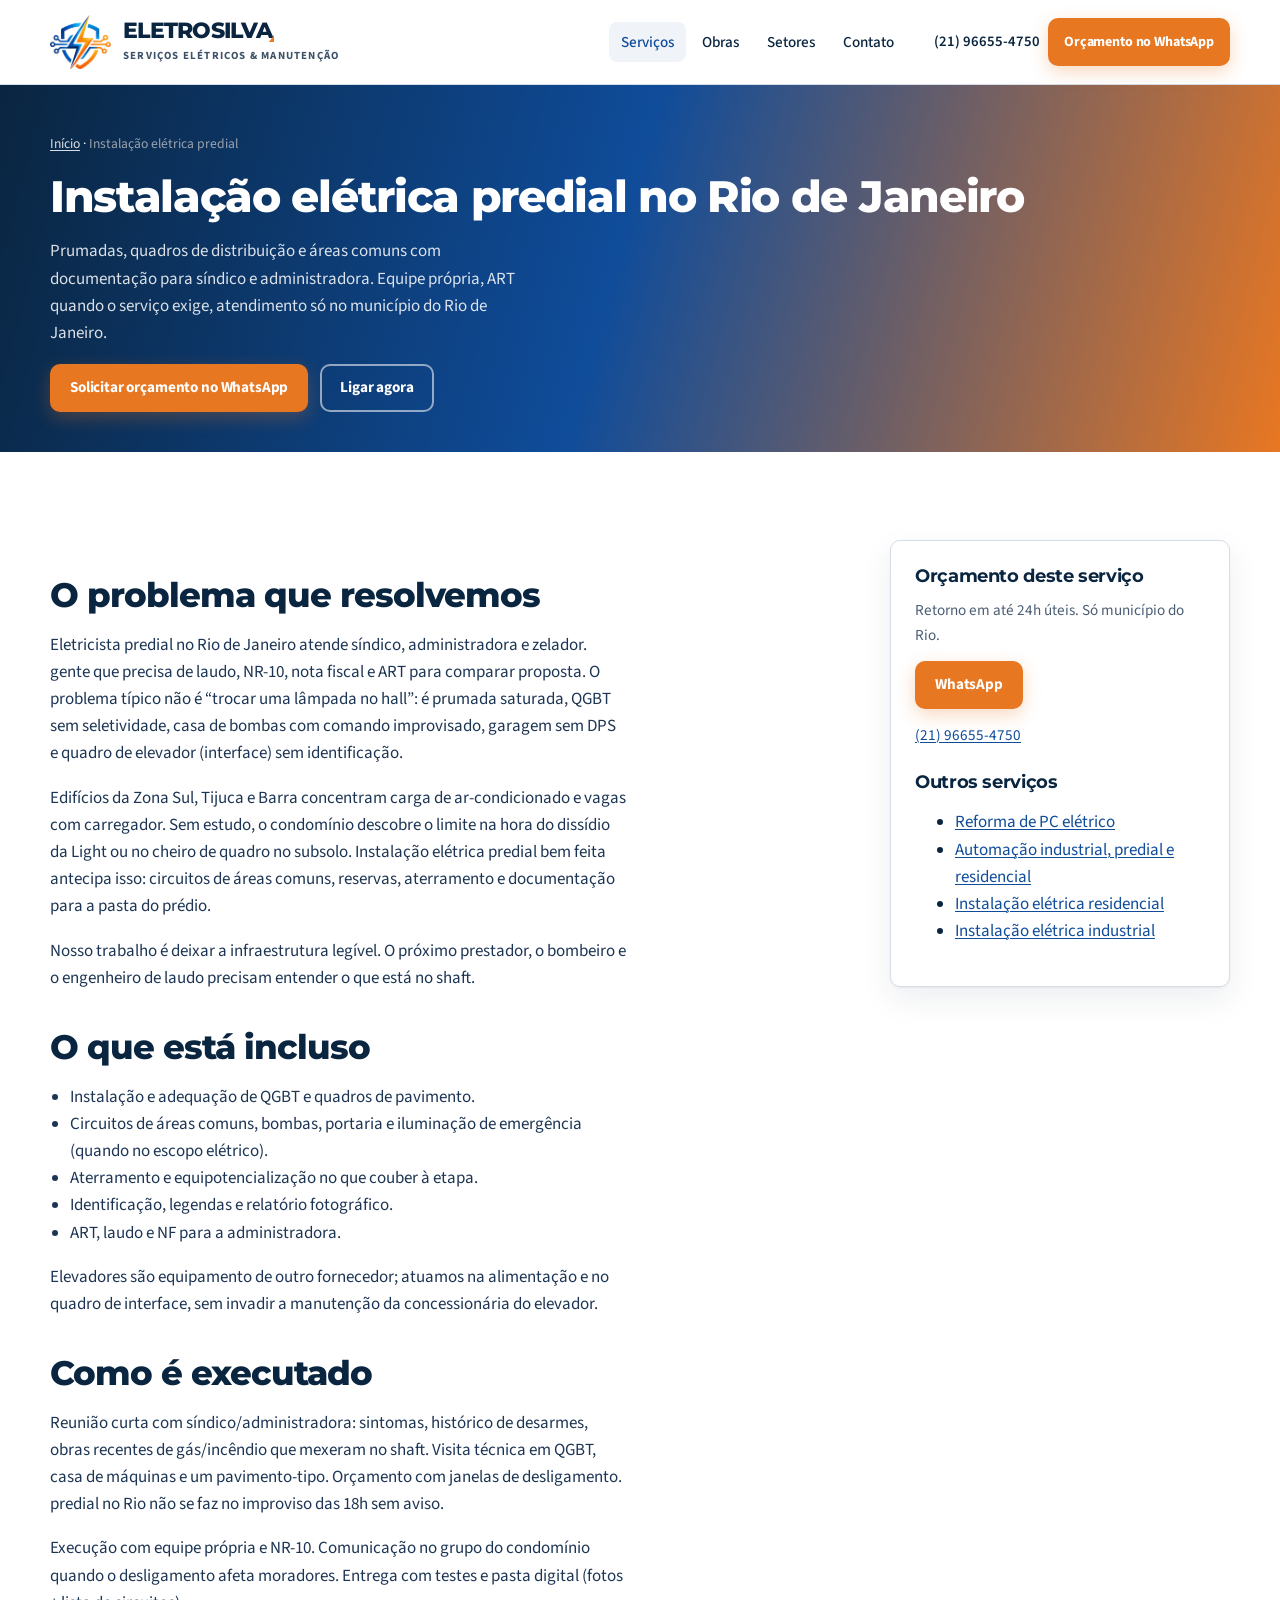
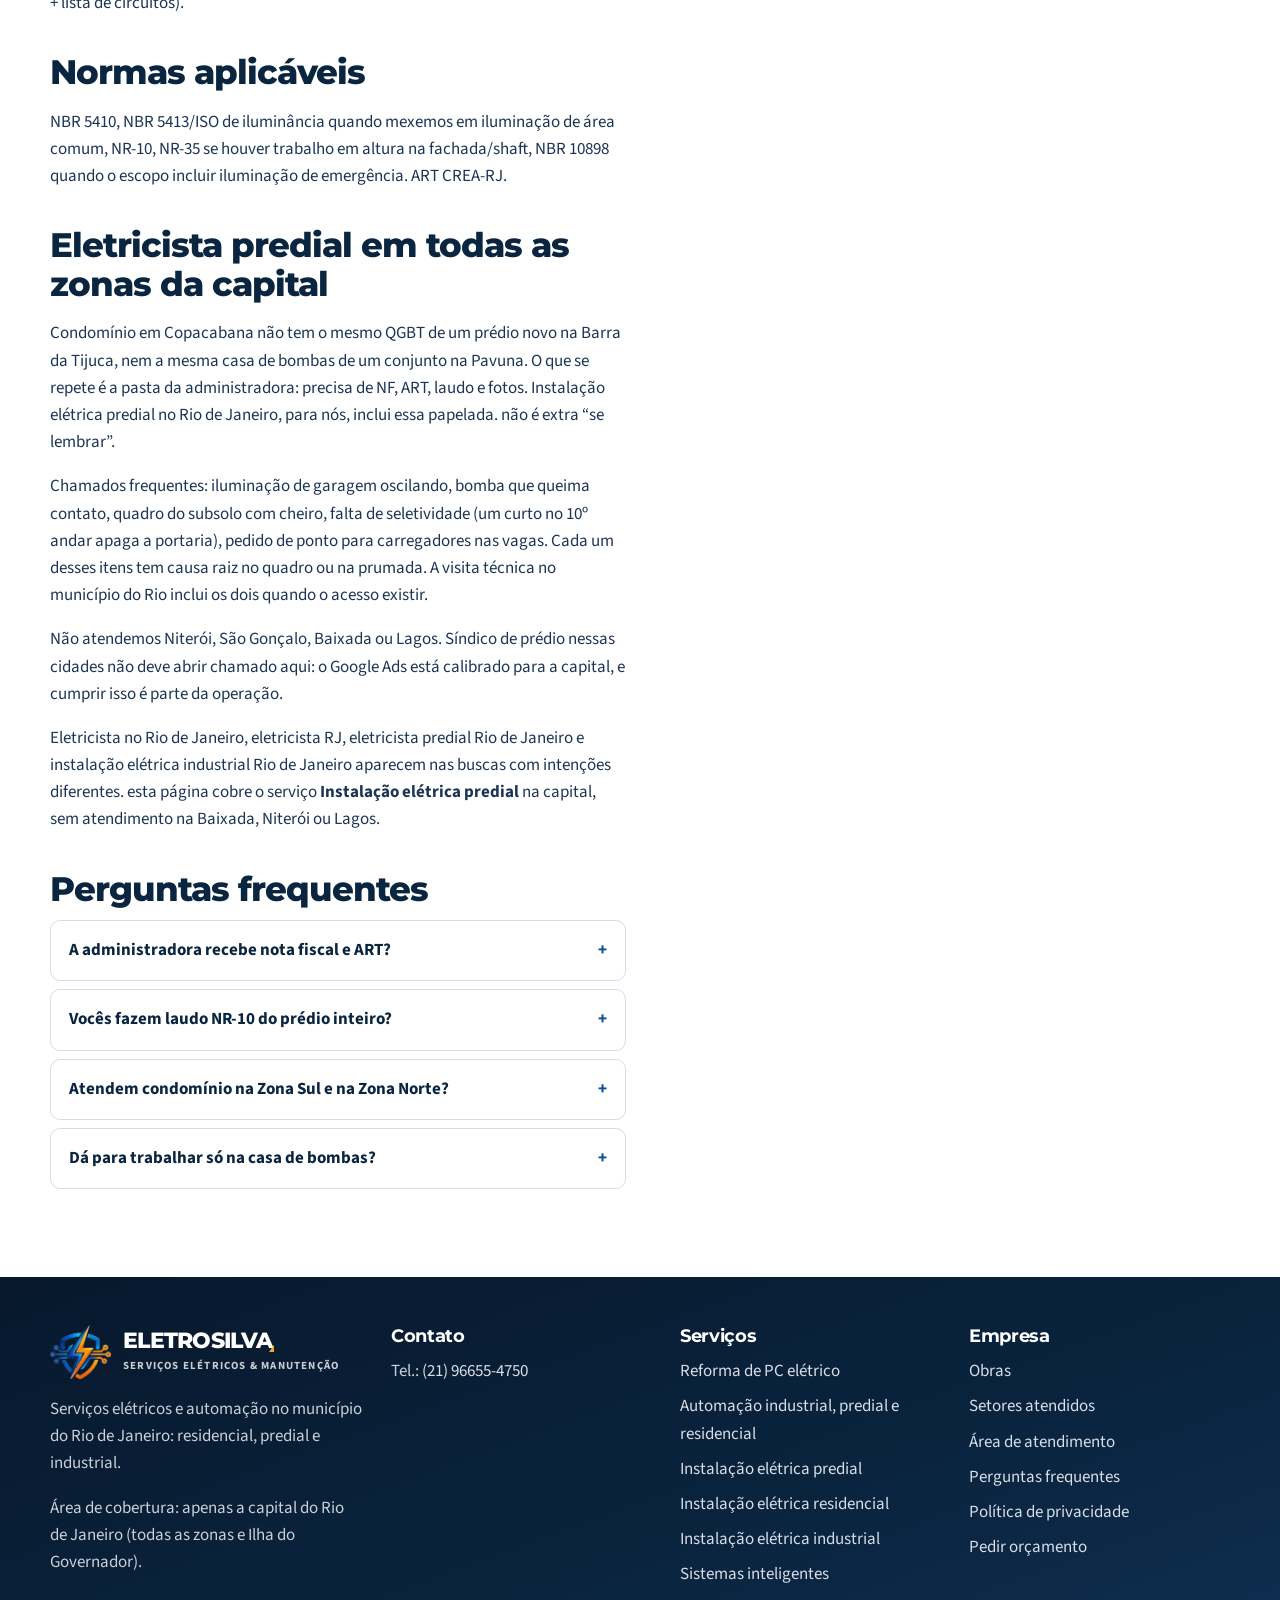
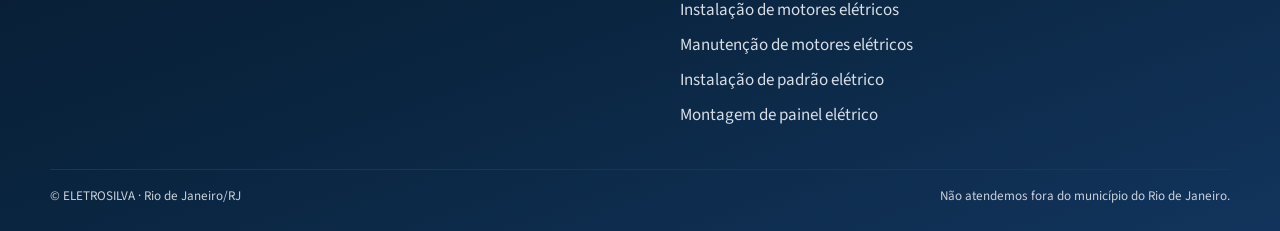
<file: instalacao-eletrica-predial-rio-de-janeiro.html>
<!DOCTYPE html>
<html lang="pt-BR">
<head>
<!-- Google Tag Manager -->
<script>(function(w,d,s,l,i){w[l]=w[l]||[];w[l].push({'gtm.start':
new Date().getTime(),event:'gtm.js'});var f=d.getElementsByTagName(s)[0],
j=d.createElement(s),dl=l!='dataLayer'?'&l='+l:'';j.async=true;j.src=
'https://www.googletagmanager.com/gtm.js?id='+i+dl;f.parentNode.insertBefore(j,f);
})(window,document,'script','dataLayer','GTM-MVVCDT7N');</script>
<!-- End Google Tag Manager -->
  <meta charset="utf-8">
  <meta name="viewport" content="width=device-width, initial-scale=1">
  <title>Instalação Elétrica Predial no RJ | ELETROSILVA</title>
  <meta name="description" content="Eletricista predial no Rio de Janeiro para condomínios e edifícios: prumadas, quadros, NR-10, laudo e ART. Orçamento em até 24h.">
  <link rel="canonical" href="https://eletrosilvaservicos.com/instalacao-eletrica-predial-rio-de-janeiro.html">
  <meta name="robots" content="index,follow">
  <meta name="theme-color" content="#0A2540">
  <meta name="referrer" content="strict-origin-when-cross-origin">
  <meta property="og:type" content="website">
  <meta property="og:locale" content="pt_BR">
  <meta property="og:site_name" content="ELETROSILVA">
  <meta property="og:title" content="Instalação Elétrica Predial no RJ | ELETROSILVA">
  <meta property="og:description" content="Eletricista predial no Rio de Janeiro para condomínios e edifícios: prumadas, quadros, NR-10, laudo e ART. Orçamento em até 24h.">
  <meta property="og:url" content="https://eletrosilvaservicos.com/instalacao-eletrica-predial-rio-de-janeiro.html">
  <meta property="og:image" content="https://eletrosilvaservicos.com/img/logo.png">
  <meta name="twitter:card" content="summary_large_image">
  <meta name="twitter:title" content="Instalação Elétrica Predial no RJ | ELETROSILVA">
  <meta name="twitter:description" content="Eletricista predial no Rio de Janeiro para condomínios e edifícios: prumadas, quadros, NR-10, laudo e ART. Orçamento em até 24h.">
  <link rel="icon" href="img/favicon.svg" type="image/svg+xml">
  <link rel="preconnect" href="https://fonts.googleapis.com">
  <link rel="preconnect" href="https://fonts.gstatic.com" crossorigin>
  <link href="https://fonts.googleapis.com/css2?family=Montserrat:wght@600;700;800&family=Source+Sans+3:wght@400;500;600;700&display=swap" rel="stylesheet">
  <style>
    :root{--blue:#0F4C9A;--ink:#0A2540;--cta:#E87722;--header-h:84px}
    *{box-sizing:border-box}
    body{margin:0;font-family:"Source Sans 3",system-ui,sans-serif;color:var(--ink);background:#f7f9fc}
    .header{position:sticky;top:0;z-index:80;background:#fff;border-bottom:1px solid #d5dde8}
    .header-inner{display:flex;align-items:center;gap:16px;min-height:84px}
    .wrap{width:min(calc(100% - 32px),1180px);margin-inline:auto}
    .logo{display:flex;align-items:center;text-decoration:none;color:#0A2540}
    .logo-lockup{display:flex;align-items:center;gap:12px}
    .logo-icon{height:52px;width:auto;display:block}
    .logo-name{display:block;font-family:Montserrat,sans-serif;font-weight:800;font-size:1.2rem;letter-spacing:-.03em;line-height:1;color:#0A2540}
    .logo-name-tail{color:#0A2540}
    .logo-sub{display:block;margin-top:4px;font-size:10px;font-weight:700;letter-spacing:.12em;text-transform:uppercase;color:#4A5D73}
    .nav,.phone-link{display:none}
    .menu-btn{width:48px;height:48px;border:1px solid #d5dde8;background:#fff;border-radius:8px}
    .hero{position:relative;background:#0A2540;color:#fff;min-height:78vh;display:flex;align-items:center}
    .hero-overlay{position:absolute;inset:0;background:linear-gradient(105deg,rgba(10,37,64,.94),rgba(15,76,154,.55) 55%,rgba(232,119,34,.28))}
    .hero .wrap{position:relative;z-index:1;padding:48px 0 56px}
    h1{font-family:Montserrat,sans-serif;font-size:clamp(1.75rem,4vw,2.75rem);line-height:1.15;margin:0 0 12px}
    .lead{font-size:1.05rem}
    .cta-row{display:flex;flex-wrap:wrap;gap:12px}
    .btn{display:inline-flex;align-items:center;justify-content:center;min-height:48px;padding:0 18px;border-radius:10px;font-weight:700;text-decoration:none;border:2px solid transparent}
    .btn--primary{background:#E87722;color:#fff}
    .btn--ghost{color:#fff;border-color:rgba(255,255,255,.55)}
    .eyebrow{font-size:13px;font-weight:700;letter-spacing:.12em;text-transform:uppercase;color:#F9A825}
  </style>
  <link rel="stylesheet" href="css/site.css?v=20260922">
  <script type="application/ld+json">{"@context":"https://schema.org","@type":["Electrician","LocalBusiness"],"name":"ELETROSILVA","url":"https://eletrosilvaservicos.com","telephone":"+5521966554750","priceRange":"$$","address":{"@type":"PostalAddress","addressLocality":"Rio de Janeiro","addressRegion":"RJ","addressCountry":"BR"},"areaServed":{"@type":"City","name":"Rio de Janeiro"}}</script>
<script type="application/ld+json">{"@context":"https://schema.org","@type":"Service","name":"Instalação elétrica predial","description":"Eletricista predial no Rio de Janeiro para condomínios e edifícios: prumadas, quadros, NR-10, laudo e ART. Orçamento em até 24h.","url":"https://eletrosilvaservicos.com/instalacao-eletrica-predial-rio-de-janeiro.html","areaServed":{"@type":"City","name":"Rio de Janeiro"},"provider":{"@type":"Electrician","name":"ELETROSILVA"}}</script>
<script type="application/ld+json">{"@context":"https://schema.org","@type":"FAQPage","mainEntity":[{"@type":"Question","name":"A administradora recebe nota fiscal e ART?","acceptedAnswer":{"@type":"Answer","text":"Sim. É o mínimo para o condomínio justificar a despesa e o seguro."}},{"@type":"Question","name":"Vocês fazem laudo NR-10 do prédio inteiro?","acceptedAnswer":{"@type":"Answer","text":"Fazemos laudo do que inspecionamos e do serviço executado. Laudo global de todas as instalações do edifício é escopo à parte, orçado como inspeção."}},{"@type":"Question","name":"Atendem condomínio na Zona Sul e na Zona Norte?","acceptedAnswer":{"@type":"Answer","text":"Sim, em todo o município do Rio de Janeiro. Não atendemos Niterói nem Baixada."}},{"@type":"Question","name":"Dá para trabalhar só na casa de bombas?","acceptedAnswer":{"@type":"Answer","text":"Sim. Muitos chamados prediais começam e terminam ali. comando, proteção e reserva de bomba."}}]}</script>
<script type="application/ld+json">{"@context":"https://schema.org","@type":"BreadcrumbList","itemListElement":[{"@type":"ListItem","position":1,"name":"Início","item":"https://eletrosilvaservicos.com/"},{"@type":"ListItem","position":2,"name":"Instalação elétrica predial","item":"https://eletrosilvaservicos.com/instalacao-eletrica-predial-rio-de-janeiro.html"}]}</script>
</head>
<body data-page="servico" data-service="instalacao-predial">
<!-- Google Tag Manager (noscript) -->
<noscript><iframe src="https://www.googletagmanager.com/ns.html?id=GTM-MVVCDT7N"
height="0" width="0" style="display:none;visibility:hidden"></iframe></noscript>
<!-- End Google Tag Manager (noscript) -->

<a class="skip" href="#conteudo">Ir para o conteúdo</a>
<header class="header">
  <div class="wrap header-inner">
    <a class="logo" href="index.html" aria-label="ELETROSILVA - Serviços elétricos e manutenção"><span class="logo-lockup">
      <img class="logo-icon" src="img/logo-icon.png?v=20260922" width="56" height="50" alt="" decoding="async" aria-hidden="true">
      <span class="logo-text">
        <span class="logo-name">ELETRO<span class="logo-name-tail">SILVA</span></span>
        <span class="logo-sub">Serviços elétricos &amp; manutenção</span>
      </span>
    </span></a>
    <nav class="nav" aria-label="Principal"><a href="index.html#servicos" aria-current="page">Serviços</a><a href="index.html#obras">Obras</a><a href="index.html#setores">Setores</a><a href="index.html#contato">Contato</a></nav>
    <div class="header-actions">
      <a class="phone-link" data-href="phone" data-fill="phoneDisplay" href="tel:+5521966554750">(21) 96655-4750</a>
      <a class="btn btn--primary btn--sm" data-wa="Olá! Vim pelo site e quero solicitar um orçamento." href="#contato">Orçamento no WhatsApp</a>
      <button class="menu-btn" type="button" aria-label="Abrir menu" aria-controls="menu-mobile" aria-expanded="false">
        <svg viewBox="0 0 24 24" fill="none" stroke="currentColor" stroke-width="2" aria-hidden="true"><path d="M4 7h16M4 12h16M4 17h16"/></svg>
      </button>
    </div>
  </div>
  <nav class="wrap nav-mobile" id="menu-mobile" aria-label="Menu móvel"><a href="index.html#servicos" aria-current="page">Serviços</a><a href="index.html#obras">Obras</a><a href="index.html#setores">Setores</a><a href="index.html#contato">Contato</a></nav>
</header>
<main id="conteudo">
  <section class="page-hero">
    <div class="wrap">
      <nav class="breadcrumb" aria-label="Trilha"><a href="index.html">Início</a> · <span>Instalação elétrica predial</span></nav>
      <h1>Instalação elétrica predial no Rio de Janeiro</h1>
      <p>Prumadas, quadros de distribuição e áreas comuns com documentação para síndico e administradora. Equipe própria, ART quando o serviço exige, atendimento só no município do Rio de Janeiro.</p>
      <div class="cta-row">
        <a class="btn btn--primary" data-wa="Olá! Vim pelo site e preciso de orçamento para instalação elétrica predial no Rio de Janeiro." href="#contato">Solicitar orçamento no WhatsApp</a>
        <a class="btn btn--ghost" data-href="phone" href="#contato">Ligar agora</a>
      </div>
    </div>
  </section>
  <section class="section">
    <div class="wrap content-split">
      <article class="prose">
        <h2>O problema que resolvemos</h2>
        <p>Eletricista predial no Rio de Janeiro atende síndico, administradora e zelador. gente que precisa de laudo, NR-10, nota fiscal e ART para comparar proposta. O problema típico não é “trocar uma lâmpada no hall”: é prumada saturada, QGBT sem seletividade, casa de bombas com comando improvisado, garagem sem DPS e quadro de elevador (interface) sem identificação.</p>
<p>Edifícios da Zona Sul, Tijuca e Barra concentram carga de ar-condicionado e vagas com carregador. Sem estudo, o condomínio descobre o limite na hora do dissídio da Light ou no cheiro de quadro no subsolo. Instalação elétrica predial bem feita antecipa isso: circuitos de áreas comuns, reservas, aterramento e documentação para a pasta do prédio.</p>
<p>Nosso trabalho é deixar a infraestrutura legível. O próximo prestador, o bombeiro e o engenheiro de laudo precisam entender o que está no shaft.</p>
        <h2>O que está incluso</h2>
        <ul>
<li>Instalação e adequação de QGBT e quadros de pavimento.</li>
<li>Circuitos de áreas comuns, bombas, portaria e iluminação de emergência (quando no escopo elétrico).</li>
<li>Aterramento e equipotencialização no que couber à etapa.</li>
<li>Identificação, legendas e relatório fotográfico.</li>
<li>ART, laudo e NF para a administradora.</li>
</ul>
<p>Elevadores são equipamento de outro fornecedor; atuamos na alimentação e no quadro de interface, sem invadir a manutenção da concessionária do elevador.</p>
        <h2>Como é executado</h2>
        <p>Reunião curta com síndico/administradora: sintomas, histórico de desarmes, obras recentes de gás/incêndio que mexeram no shaft. Visita técnica em QGBT, casa de máquinas e um pavimento-tipo. Orçamento com janelas de desligamento. predial no Rio não se faz no improviso das 18h sem aviso.</p>
<p>Execução com equipe própria e NR-10. Comunicação no grupo do condomínio quando o desligamento afeta moradores. Entrega com testes e pasta digital (fotos + lista de circuitos).</p>
        <h2>Normas aplicáveis</h2>
        <p>NBR 5410, NBR 5413/ISO de iluminância quando mexemos em iluminação de área comum, NR-10, NR-35 se houver trabalho em altura na fachada/shaft, NBR 10898 quando o escopo incluir iluminação de emergência. ART CREA-RJ.</p>
        <h2>Eletricista predial em todas as zonas da capital</h2>
<p>Condomínio em Copacabana não tem o mesmo QGBT de um prédio novo na Barra da Tijuca, nem a mesma casa de bombas de um conjunto na Pavuna. O que se repete é a pasta da administradora: precisa de NF, ART, laudo e fotos. Instalação elétrica predial no Rio de Janeiro, para nós, inclui essa papelada. não é extra “se lembrar”.</p>
<p>Chamados frequentes: iluminação de garagem oscilando, bomba que queima contato, quadro do subsolo com cheiro, falta de seletividade (um curto no 10º andar apaga a portaria), pedido de ponto para carregadores nas vagas. Cada um desses itens tem causa raiz no quadro ou na prumada. A visita técnica no município do Rio inclui os dois quando o acesso existir.</p>
<p>Não atendemos Niterói, São Gonçalo, Baixada ou Lagos. Síndico de prédio nessas cidades não deve abrir chamado aqui: o Google Ads está calibrado para a capital, e cumprir isso é parte da operação.</p>
        <p>Eletricista no Rio de Janeiro, eletricista RJ, eletricista predial Rio de Janeiro e instalação elétrica industrial Rio de Janeiro aparecem nas buscas com intenções diferentes. esta página cobre o serviço <strong>Instalação elétrica predial</strong> na capital, sem atendimento na Baixada, Niterói ou Lagos.</p>
        <h2>Perguntas frequentes</h2>
        <div class="faq">
    <div class="faq-item">
      <button type="button" aria-expanded="false" aria-controls="instalacao-predial-f0" id="instalacao-predial-b0">A administradora recebe nota fiscal e ART?<span>+</span></button>
      <div class="faq-panel" id="instalacao-predial-f0"><p>Sim. É o mínimo para o condomínio justificar a despesa e o seguro.</p></div>
    </div>
    <div class="faq-item">
      <button type="button" aria-expanded="false" aria-controls="instalacao-predial-f1" id="instalacao-predial-b1">Vocês fazem laudo NR-10 do prédio inteiro?<span>+</span></button>
      <div class="faq-panel" id="instalacao-predial-f1"><p>Fazemos laudo do que inspecionamos e do serviço executado. Laudo global de todas as instalações do edifício é escopo à parte, orçado como inspeção.</p></div>
    </div>
    <div class="faq-item">
      <button type="button" aria-expanded="false" aria-controls="instalacao-predial-f2" id="instalacao-predial-b2">Atendem condomínio na Zona Sul e na Zona Norte?<span>+</span></button>
      <div class="faq-panel" id="instalacao-predial-f2"><p>Sim, em todo o município do Rio de Janeiro. Não atendemos Niterói nem Baixada.</p></div>
    </div>
    <div class="faq-item">
      <button type="button" aria-expanded="false" aria-controls="instalacao-predial-f3" id="instalacao-predial-b3">Dá para trabalhar só na casa de bombas?<span>+</span></button>
      <div class="faq-panel" id="instalacao-predial-f3"><p>Sim. Muitos chamados prediais começam e terminam ali. comando, proteção e reserva de bomba.</p></div>
    </div></div>
      </article>
      <aside class="sticky-cta">
        <div class="card" id="contato">
          <h3>Orçamento deste serviço</h3>
          <p class="muted">Retorno em até 24h úteis. Só município do Rio.</p>
          <p><a class="btn btn--primary" data-wa="Olá! Vim pelo site e preciso de orçamento para instalação elétrica predial no Rio de Janeiro." href="#contato">WhatsApp</a></p>
          <p class="muted"><a data-href="phone" data-fill="phoneDisplay" href="tel:+5521966554750">(21) 96655-4750</a></p>
          <h3 style="margin-top:24px">Outros serviços</h3>
          <ul><li><a href="reforma-pc-eletrico-rio-de-janeiro.html">Reforma de PC elétrico</a></li><li><a href="automacao-industrial-predial-residencial-rio-de-janeiro.html">Automação industrial, predial e residencial</a></li><li><a href="instalacao-eletrica-residencial-rio-de-janeiro.html">Instalação elétrica residencial</a></li><li><a href="instalacao-eletrica-industrial-rio-de-janeiro.html">Instalação elétrica industrial</a></li></ul>
        </div>
      </aside>
    </div>
  </section>
</main>

<footer class="footer">
  <div class="wrap footer-grid">
    <div>
      <div class="logo logo--footer" style="margin-bottom:12px"><span class="logo-lockup logo--footer">
      <img class="logo-icon" src="img/logo-icon.png?v=20260922" width="56" height="50" alt="" decoding="async" aria-hidden="true">
      <span class="logo-text">
        <span class="logo-name">ELETRO<span class="logo-name-tail">SILVA</span></span>
        <span class="logo-sub">Serviços elétricos &amp; manutenção</span>
      </span>
    </span></div>
      <p>Serviços elétricos e automação no município do Rio de Janeiro: residencial, predial e industrial.</p>
      <p>Área de cobertura: apenas a capital do Rio de Janeiro (todas as zonas e Ilha do Governador).</p>
    </div>
    <div>
      <h3>Contato</h3>
      <ul>
        <li>Tel.: <a data-href="phone" data-fill="phoneDisplay" href="tel:+5521966554750">(21) 96655-4750</a></li>
      </ul>
    </div>
    <div>
      <h3>Serviços</h3>
      <ul><li><a href="reforma-pc-eletrico-rio-de-janeiro.html">Reforma de PC elétrico</a></li><li><a href="automacao-industrial-predial-residencial-rio-de-janeiro.html">Automação industrial, predial e residencial</a></li><li><a href="instalacao-eletrica-predial-rio-de-janeiro.html">Instalação elétrica predial</a></li><li><a href="instalacao-eletrica-residencial-rio-de-janeiro.html">Instalação elétrica residencial</a></li><li><a href="instalacao-eletrica-industrial-rio-de-janeiro.html">Instalação elétrica industrial</a></li><li><a href="sistemas-inteligentes-rio-de-janeiro.html">Sistemas inteligentes</a></li><li><a href="instalacao-de-motores-eletricos-rio-de-janeiro.html">Instalação de motores elétricos</a></li><li><a href="manutencao-de-motores-eletricos-rio-de-janeiro.html">Manutenção de motores elétricos</a></li><li><a href="instalacao-de-padrao-eletrico-rio-de-janeiro.html">Instalação de padrão elétrico</a></li><li><a href="montagem-de-painel-eletrico-rio-de-janeiro.html">Montagem de painel elétrico</a></li></ul>
    </div>
    <div>
      <h3>Empresa</h3>
      <ul>
        <li><a href="index.html#obras">Obras</a></li>
        <li><a href="index.html#setores">Setores atendidos</a></li>
        <li><a href="index.html#area">Área de atendimento</a></li>
        <li><a href="index.html#faq">Perguntas frequentes</a></li>
        <li><a href="privacidade.html">Política de privacidade</a></li>
        <li><a href="index.html#contato">Pedir orçamento</a></li>
      </ul>
    </div>
  </div>
  <div class="wrap footer-bottom">
    <span>© ELETROSILVA · Rio de Janeiro/RJ</span>
    <span>Não atendemos fora do município do Rio de Janeiro.</span>
  </div>
</footer>
<a class="wa-float" data-wa="Olá! Vim pelo site e preciso de um orçamento." href="#contato" aria-label="Abrir conversa no WhatsApp"><svg viewBox="0 0 24 24" fill="none" stroke="currentColor" stroke-width="1.8" stroke-linecap="round" stroke-linejoin="round" aria-hidden="true"><path fill="currentColor" stroke="none" d="M19.1 4.9A9.9 9.9 0 0 0 3.2 16.3L2 22l5.8-1.2A9.9 9.9 0 1 0 19.1 4.9zM12 20a8 8 0 0 1-4.1-1.1l-.3-.2-3.5.7.7-3.4-.2-.3A8 8 0 1 1 12 20zm4.4-5.9c-.2-.1-1.4-.7-1.6-.8s-.4-.1-.5.1-.6.8-.7.9-.3.2-.5.1a6.5 6.5 0 0 1-1.9-1.2 7.2 7.2 0 0 1-1.3-1.6c-.1-.2 0-.4.1-.5l.4-.4.1-.3c0-.1 0-.3-.1-.4s-.5-1.3-.7-1.8c-.2-.5-.4-.4-.5-.4h-.4c-.1 0-.4.1-.6.3s-.8.8-.8 1.9.8 2.2.9 2.3c.1.2 1.6 2.5 3.8 3.4 1.4.6 1.9.6 2.6.5.4-.1 1.4-.6 1.6-1.1s.2-1 .1-1.1c-.1 0-.3-.1-.5-.2z"/></svg></a>
<script src="js/config.js?v=20260922" defer></script>
<script src="js/site.js?v=20260922" defer></script>

</body></html>
</file>
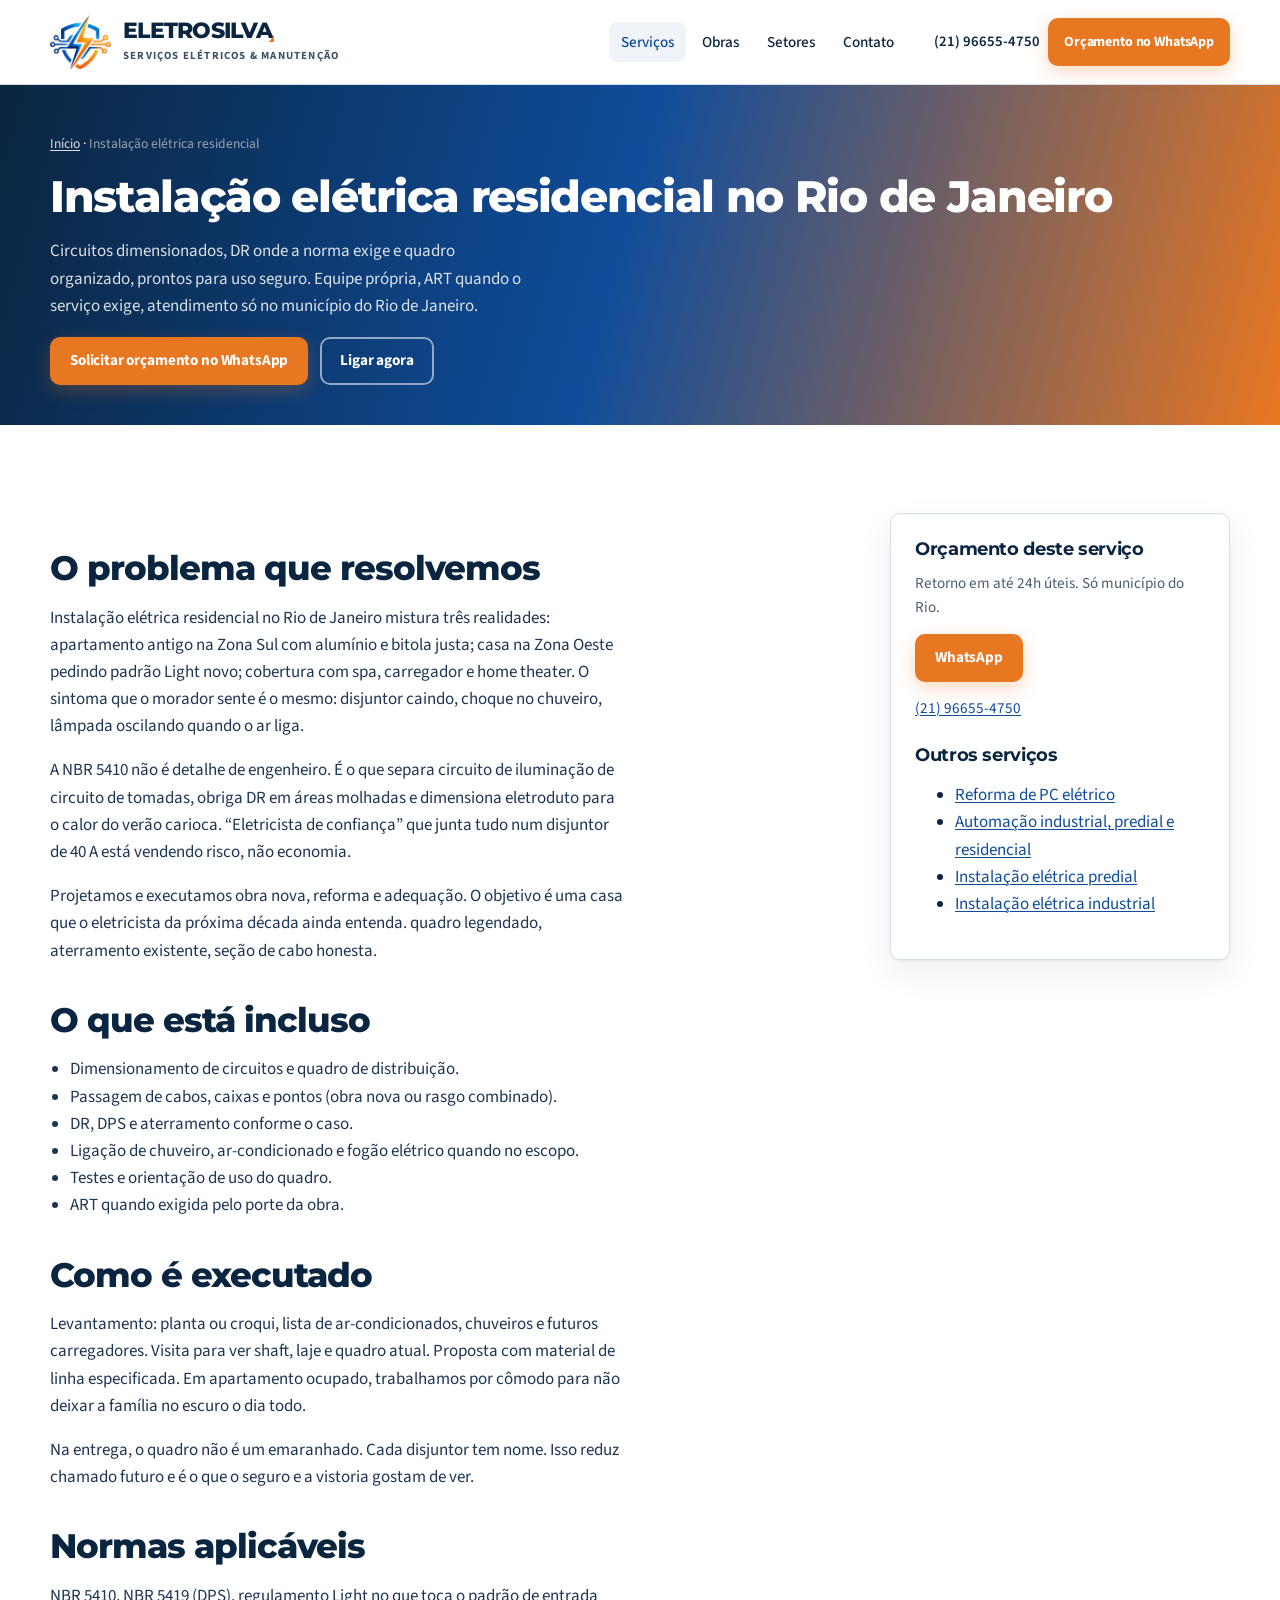
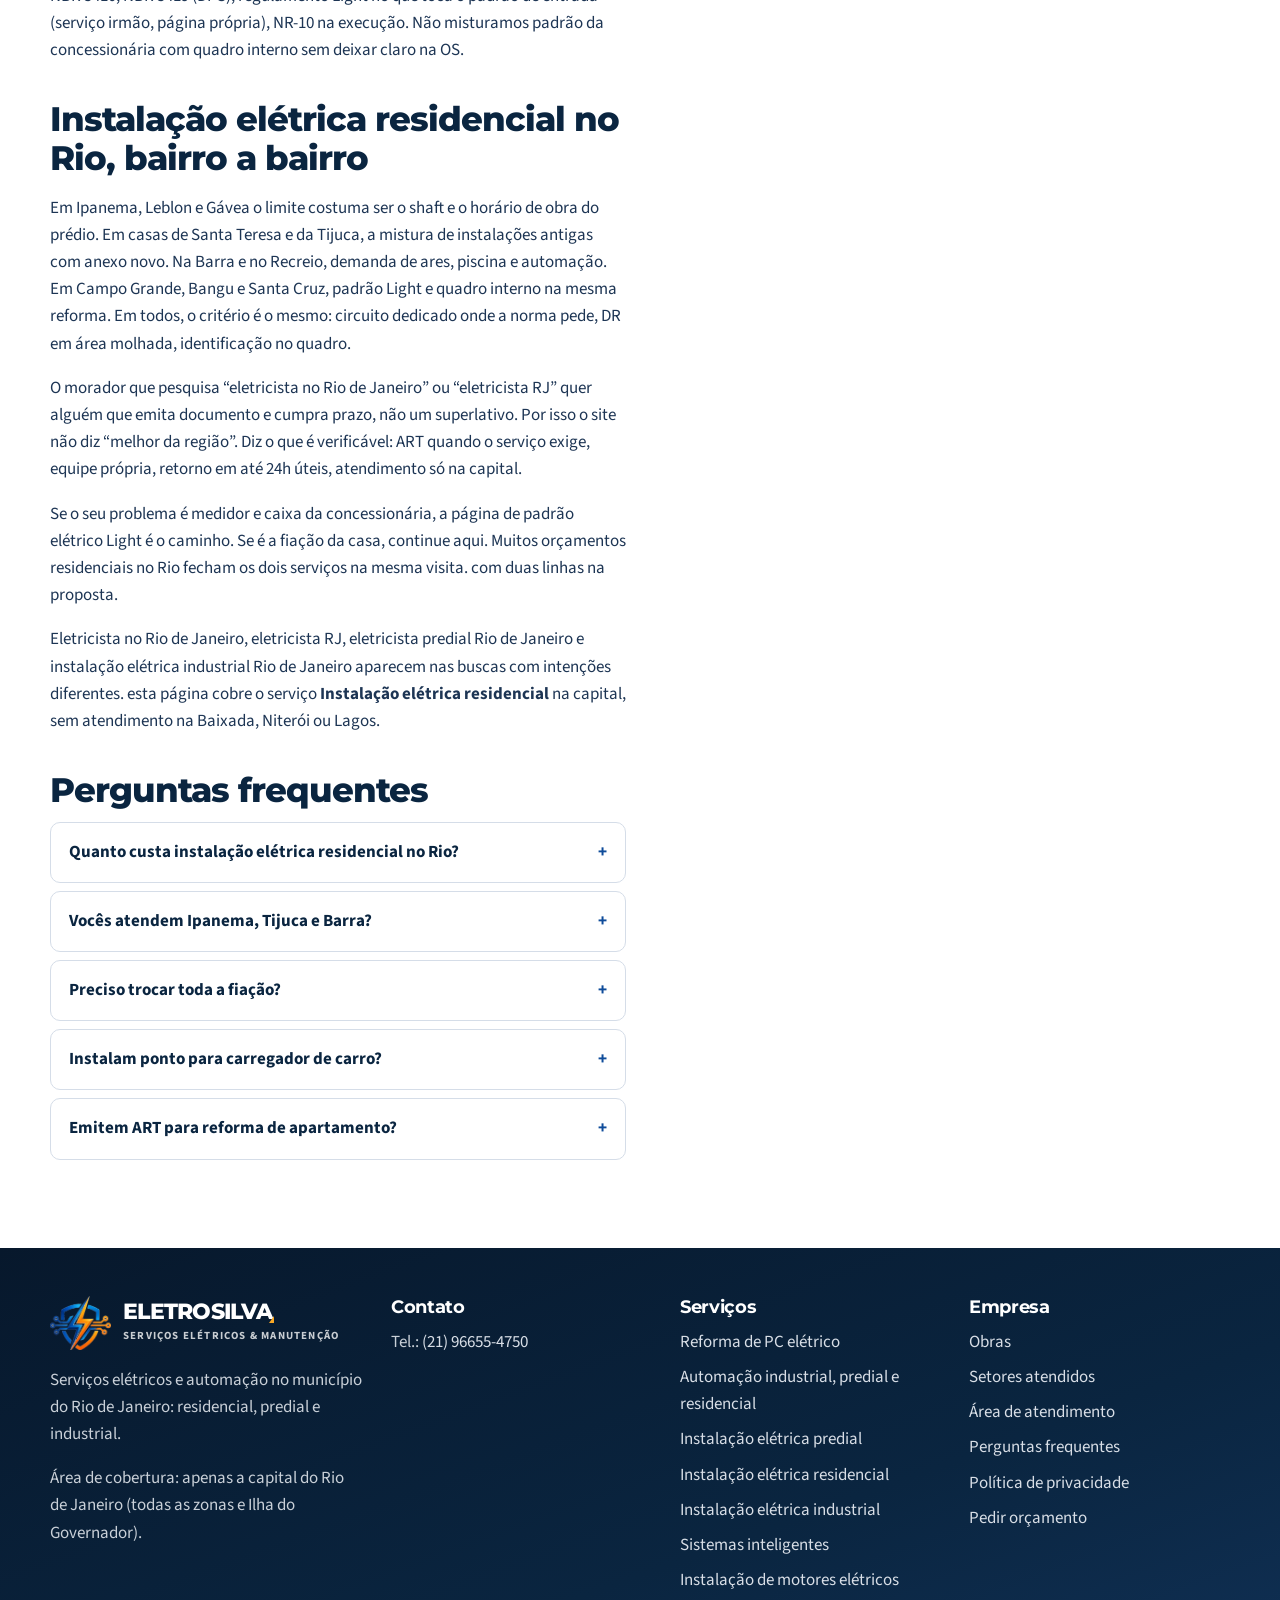
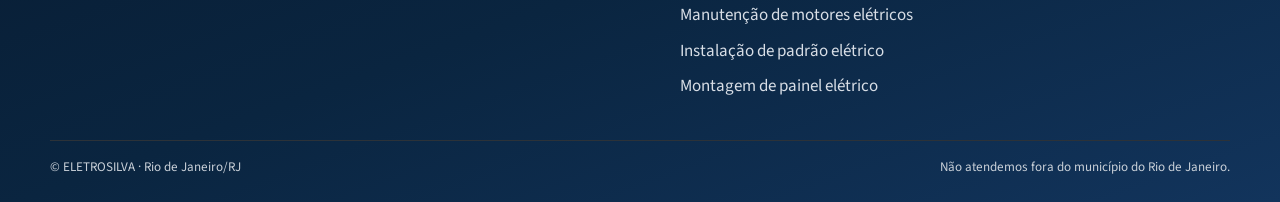
<file: instalacao-eletrica-residencial-rio-de-janeiro.html>
<!DOCTYPE html>
<html lang="pt-BR">
<head>
<!-- Google Tag Manager -->
<script>(function(w,d,s,l,i){w[l]=w[l]||[];w[l].push({'gtm.start':
new Date().getTime(),event:'gtm.js'});var f=d.getElementsByTagName(s)[0],
j=d.createElement(s),dl=l!='dataLayer'?'&l='+l:'';j.async=true;j.src=
'https://www.googletagmanager.com/gtm.js?id='+i+dl;f.parentNode.insertBefore(j,f);
})(window,document,'script','dataLayer','GTM-MVVCDT7N');</script>
<!-- End Google Tag Manager -->
  <meta charset="utf-8">
  <meta name="viewport" content="width=device-width, initial-scale=1">
  <title>Instalação Elétrica Residencial no RJ | ELETROSILVA</title>
  <meta name="description" content="Instalação elétrica residencial no Rio de Janeiro: obra nova, reforma e adequação à NBR 5410. Equipe própria e ART.">
  <link rel="canonical" href="https://eletrosilvaservicos.com/instalacao-eletrica-residencial-rio-de-janeiro.html">
  <meta name="robots" content="index,follow">
  <meta name="theme-color" content="#0A2540">
  <meta name="referrer" content="strict-origin-when-cross-origin">
  <meta property="og:type" content="website">
  <meta property="og:locale" content="pt_BR">
  <meta property="og:site_name" content="ELETROSILVA">
  <meta property="og:title" content="Instalação Elétrica Residencial no RJ | ELETROSILVA">
  <meta property="og:description" content="Instalação elétrica residencial no Rio de Janeiro: obra nova, reforma e adequação à NBR 5410. Equipe própria e ART.">
  <meta property="og:url" content="https://eletrosilvaservicos.com/instalacao-eletrica-residencial-rio-de-janeiro.html">
  <meta property="og:image" content="https://eletrosilvaservicos.com/img/logo.png">
  <meta name="twitter:card" content="summary_large_image">
  <meta name="twitter:title" content="Instalação Elétrica Residencial no RJ | ELETROSILVA">
  <meta name="twitter:description" content="Instalação elétrica residencial no Rio de Janeiro: obra nova, reforma e adequação à NBR 5410. Equipe própria e ART.">
  <link rel="icon" href="img/favicon.svg" type="image/svg+xml">
  <link rel="preconnect" href="https://fonts.googleapis.com">
  <link rel="preconnect" href="https://fonts.gstatic.com" crossorigin>
  <link href="https://fonts.googleapis.com/css2?family=Montserrat:wght@600;700;800&family=Source+Sans+3:wght@400;500;600;700&display=swap" rel="stylesheet">
  <style>
    :root{--blue:#0F4C9A;--ink:#0A2540;--cta:#E87722;--header-h:84px}
    *{box-sizing:border-box}
    body{margin:0;font-family:"Source Sans 3",system-ui,sans-serif;color:var(--ink);background:#f7f9fc}
    .header{position:sticky;top:0;z-index:80;background:#fff;border-bottom:1px solid #d5dde8}
    .header-inner{display:flex;align-items:center;gap:16px;min-height:84px}
    .wrap{width:min(calc(100% - 32px),1180px);margin-inline:auto}
    .logo{display:flex;align-items:center;text-decoration:none;color:#0A2540}
    .logo-lockup{display:flex;align-items:center;gap:12px}
    .logo-icon{height:52px;width:auto;display:block}
    .logo-name{display:block;font-family:Montserrat,sans-serif;font-weight:800;font-size:1.2rem;letter-spacing:-.03em;line-height:1;color:#0A2540}
    .logo-name-tail{color:#0A2540}
    .logo-sub{display:block;margin-top:4px;font-size:10px;font-weight:700;letter-spacing:.12em;text-transform:uppercase;color:#4A5D73}
    .nav,.phone-link{display:none}
    .menu-btn{width:48px;height:48px;border:1px solid #d5dde8;background:#fff;border-radius:8px}
    .hero{position:relative;background:#0A2540;color:#fff;min-height:78vh;display:flex;align-items:center}
    .hero-overlay{position:absolute;inset:0;background:linear-gradient(105deg,rgba(10,37,64,.94),rgba(15,76,154,.55) 55%,rgba(232,119,34,.28))}
    .hero .wrap{position:relative;z-index:1;padding:48px 0 56px}
    h1{font-family:Montserrat,sans-serif;font-size:clamp(1.75rem,4vw,2.75rem);line-height:1.15;margin:0 0 12px}
    .lead{font-size:1.05rem}
    .cta-row{display:flex;flex-wrap:wrap;gap:12px}
    .btn{display:inline-flex;align-items:center;justify-content:center;min-height:48px;padding:0 18px;border-radius:10px;font-weight:700;text-decoration:none;border:2px solid transparent}
    .btn--primary{background:#E87722;color:#fff}
    .btn--ghost{color:#fff;border-color:rgba(255,255,255,.55)}
    .eyebrow{font-size:13px;font-weight:700;letter-spacing:.12em;text-transform:uppercase;color:#F9A825}
  </style>
  <link rel="stylesheet" href="css/site.css?v=20260922">
  <script type="application/ld+json">{"@context":"https://schema.org","@type":["Electrician","LocalBusiness"],"name":"ELETROSILVA","url":"https://eletrosilvaservicos.com","telephone":"+5521966554750","priceRange":"$$","address":{"@type":"PostalAddress","addressLocality":"Rio de Janeiro","addressRegion":"RJ","addressCountry":"BR"},"areaServed":{"@type":"City","name":"Rio de Janeiro"}}</script>
<script type="application/ld+json">{"@context":"https://schema.org","@type":"Service","name":"Instalação elétrica residencial","description":"Instalação elétrica residencial no Rio de Janeiro: obra nova, reforma e adequação à NBR 5410. Equipe própria e ART.","url":"https://eletrosilvaservicos.com/instalacao-eletrica-residencial-rio-de-janeiro.html","areaServed":{"@type":"City","name":"Rio de Janeiro"},"provider":{"@type":"Electrician","name":"ELETROSILVA"}}</script>
<script type="application/ld+json">{"@context":"https://schema.org","@type":"FAQPage","mainEntity":[{"@type":"Question","name":"Quanto custa instalação elétrica residencial no Rio?","acceptedAnswer":{"@type":"Answer","text":"Só depois do levantamento. Metragem, número de ares e estado da fiação mudam o serviço. Primeira resposta em até 24h úteis."}},{"@type":"Question","name":"Vocês atendem Ipanema, Tijuca e Barra?","acceptedAnswer":{"@type":"Answer","text":"Sim. Todo o município do Rio de Janeiro. Fora da capital, não."}},{"@type":"Question","name":"Preciso trocar toda a fiação?","acceptedAnswer":{"@type":"Answer","text":"Nem sempre. Medimos e abrimos pontos-chave. Troca total entra quando a bitola, o isolamento ou o alumínio não passam no critério de segurança."}},{"@type":"Question","name":"Instalam ponto para carregador de carro?","acceptedAnswer":{"@type":"Answer","text":"Sim, com circuito dedicado e proteção correta. Aumento de carga na Light, se necessário, é o serviço de padrão."}},{"@type":"Question","name":"Emitem ART para reforma de apartamento?","acceptedAnswer":{"@type":"Answer","text":"Quando o porte e o responsável técnico exigem. Está explícito na proposta."}}]}</script>
<script type="application/ld+json">{"@context":"https://schema.org","@type":"BreadcrumbList","itemListElement":[{"@type":"ListItem","position":1,"name":"Início","item":"https://eletrosilvaservicos.com/"},{"@type":"ListItem","position":2,"name":"Instalação elétrica residencial","item":"https://eletrosilvaservicos.com/instalacao-eletrica-residencial-rio-de-janeiro.html"}]}</script>
</head>
<body data-page="servico" data-service="instalacao-residencial">
<!-- Google Tag Manager (noscript) -->
<noscript><iframe src="https://www.googletagmanager.com/ns.html?id=GTM-MVVCDT7N"
height="0" width="0" style="display:none;visibility:hidden"></iframe></noscript>
<!-- End Google Tag Manager (noscript) -->

<a class="skip" href="#conteudo">Ir para o conteúdo</a>
<header class="header">
  <div class="wrap header-inner">
    <a class="logo" href="index.html" aria-label="ELETROSILVA - Serviços elétricos e manutenção"><span class="logo-lockup">
      <img class="logo-icon" src="img/logo-icon.png?v=20260922" width="56" height="50" alt="" decoding="async" aria-hidden="true">
      <span class="logo-text">
        <span class="logo-name">ELETRO<span class="logo-name-tail">SILVA</span></span>
        <span class="logo-sub">Serviços elétricos &amp; manutenção</span>
      </span>
    </span></a>
    <nav class="nav" aria-label="Principal"><a href="index.html#servicos" aria-current="page">Serviços</a><a href="index.html#obras">Obras</a><a href="index.html#setores">Setores</a><a href="index.html#contato">Contato</a></nav>
    <div class="header-actions">
      <a class="phone-link" data-href="phone" data-fill="phoneDisplay" href="tel:+5521966554750">(21) 96655-4750</a>
      <a class="btn btn--primary btn--sm" data-wa="Olá! Vim pelo site e quero solicitar um orçamento." href="#contato">Orçamento no WhatsApp</a>
      <button class="menu-btn" type="button" aria-label="Abrir menu" aria-controls="menu-mobile" aria-expanded="false">
        <svg viewBox="0 0 24 24" fill="none" stroke="currentColor" stroke-width="2" aria-hidden="true"><path d="M4 7h16M4 12h16M4 17h16"/></svg>
      </button>
    </div>
  </div>
  <nav class="wrap nav-mobile" id="menu-mobile" aria-label="Menu móvel"><a href="index.html#servicos" aria-current="page">Serviços</a><a href="index.html#obras">Obras</a><a href="index.html#setores">Setores</a><a href="index.html#contato">Contato</a></nav>
</header>
<main id="conteudo">
  <section class="page-hero">
    <div class="wrap">
      <nav class="breadcrumb" aria-label="Trilha"><a href="index.html">Início</a> · <span>Instalação elétrica residencial</span></nav>
      <h1>Instalação elétrica residencial no Rio de Janeiro</h1>
      <p>Circuitos dimensionados, DR onde a norma exige e quadro organizado, prontos para uso seguro. Equipe própria, ART quando o serviço exige, atendimento só no município do Rio de Janeiro.</p>
      <div class="cta-row">
        <a class="btn btn--primary" data-wa="Olá! Vim pelo site e preciso de orçamento para instalação elétrica residencial no Rio de Janeiro." href="#contato">Solicitar orçamento no WhatsApp</a>
        <a class="btn btn--ghost" data-href="phone" href="#contato">Ligar agora</a>
      </div>
    </div>
  </section>
  <section class="section">
    <div class="wrap content-split">
      <article class="prose">
        <h2>O problema que resolvemos</h2>
        <p>Instalação elétrica residencial no Rio de Janeiro mistura três realidades: apartamento antigo na Zona Sul com alumínio e bitola justa; casa na Zona Oeste pedindo padrão Light novo; cobertura com spa, carregador e home theater. O sintoma que o morador sente é o mesmo: disjuntor caindo, choque no chuveiro, lâmpada oscilando quando o ar liga.</p>
<p>A NBR 5410 não é detalhe de engenheiro. É o que separa circuito de iluminação de circuito de tomadas, obriga DR em áreas molhadas e dimensiona eletroduto para o calor do verão carioca. “Eletricista de confiança” que junta tudo num disjuntor de 40 A está vendendo risco, não economia.</p>
<p>Projetamos e executamos obra nova, reforma e adequação. O objetivo é uma casa que o eletricista da próxima década ainda entenda. quadro legendado, aterramento existente, seção de cabo honesta.</p>
        <h2>O que está incluso</h2>
        <ul>
<li>Dimensionamento de circuitos e quadro de distribuição.</li>
<li>Passagem de cabos, caixas e pontos (obra nova ou rasgo combinado).</li>
<li>DR, DPS e aterramento conforme o caso.</li>
<li>Ligação de chuveiro, ar-condicionado e fogão elétrico quando no escopo.</li>
<li>Testes e orientação de uso do quadro.</li>
<li>ART quando exigida pelo porte da obra.</li>
</ul>
        <h2>Como é executado</h2>
        <p>Levantamento: planta ou croqui, lista de ar-condicionados, chuveiros e futuros carregadores. Visita para ver shaft, laje e quadro atual. Proposta com material de linha especificada. Em apartamento ocupado, trabalhamos por cômodo para não deixar a família no escuro o dia todo.</p>
<p>Na entrega, o quadro não é um emaranhado. Cada disjuntor tem nome. Isso reduz chamado futuro e é o que o seguro e a vistoria gostam de ver.</p>
        <h2>Normas aplicáveis</h2>
        <p>NBR 5410, NBR 5419 (DPS), regulamento Light no que toca o padrão de entrada (serviço irmão, página própria), NR-10 na execução. Não misturamos padrão da concessionária com quadro interno sem deixar claro na OS.</p>
        <h2>Instalação elétrica residencial no Rio, bairro a bairro</h2>
<p>Em Ipanema, Leblon e Gávea o limite costuma ser o shaft e o horário de obra do prédio. Em casas de Santa Teresa e da Tijuca, a mistura de instalações antigas com anexo novo. Na Barra e no Recreio, demanda de ares, piscina e automação. Em Campo Grande, Bangu e Santa Cruz, padrão Light e quadro interno na mesma reforma. Em todos, o critério é o mesmo: circuito dedicado onde a norma pede, DR em área molhada, identificação no quadro.</p>
<p>O morador que pesquisa “eletricista no Rio de Janeiro” ou “eletricista RJ” quer alguém que emita documento e cumpra prazo, não um superlativo. Por isso o site não diz “melhor da região”. Diz o que é verificável: ART quando o serviço exige, equipe própria, retorno em até 24h úteis, atendimento só na capital.</p>
<p>Se o seu problema é medidor e caixa da concessionária, a página de padrão elétrico Light é o caminho. Se é a fiação da casa, continue aqui. Muitos orçamentos residenciais no Rio fecham os dois serviços na mesma visita. com duas linhas na proposta.</p>
        <p>Eletricista no Rio de Janeiro, eletricista RJ, eletricista predial Rio de Janeiro e instalação elétrica industrial Rio de Janeiro aparecem nas buscas com intenções diferentes. esta página cobre o serviço <strong>Instalação elétrica residencial</strong> na capital, sem atendimento na Baixada, Niterói ou Lagos.</p>
        <h2>Perguntas frequentes</h2>
        <div class="faq">
    <div class="faq-item">
      <button type="button" aria-expanded="false" aria-controls="instalacao-residencial-f0" id="instalacao-residencial-b0">Quanto custa instalação elétrica residencial no Rio?<span>+</span></button>
      <div class="faq-panel" id="instalacao-residencial-f0"><p>Só depois do levantamento. Metragem, número de ares e estado da fiação mudam o serviço. Primeira resposta em até 24h úteis.</p></div>
    </div>
    <div class="faq-item">
      <button type="button" aria-expanded="false" aria-controls="instalacao-residencial-f1" id="instalacao-residencial-b1">Vocês atendem Ipanema, Tijuca e Barra?<span>+</span></button>
      <div class="faq-panel" id="instalacao-residencial-f1"><p>Sim. Todo o município do Rio de Janeiro. Fora da capital, não.</p></div>
    </div>
    <div class="faq-item">
      <button type="button" aria-expanded="false" aria-controls="instalacao-residencial-f2" id="instalacao-residencial-b2">Preciso trocar toda a fiação?<span>+</span></button>
      <div class="faq-panel" id="instalacao-residencial-f2"><p>Nem sempre. Medimos e abrimos pontos-chave. Troca total entra quando a bitola, o isolamento ou o alumínio não passam no critério de segurança.</p></div>
    </div>
    <div class="faq-item">
      <button type="button" aria-expanded="false" aria-controls="instalacao-residencial-f3" id="instalacao-residencial-b3">Instalam ponto para carregador de carro?<span>+</span></button>
      <div class="faq-panel" id="instalacao-residencial-f3"><p>Sim, com circuito dedicado e proteção correta. Aumento de carga na Light, se necessário, é o serviço de padrão.</p></div>
    </div>
    <div class="faq-item">
      <button type="button" aria-expanded="false" aria-controls="instalacao-residencial-f4" id="instalacao-residencial-b4">Emitem ART para reforma de apartamento?<span>+</span></button>
      <div class="faq-panel" id="instalacao-residencial-f4"><p>Quando o porte e o responsável técnico exigem. Está explícito na proposta.</p></div>
    </div></div>
      </article>
      <aside class="sticky-cta">
        <div class="card" id="contato">
          <h3>Orçamento deste serviço</h3>
          <p class="muted">Retorno em até 24h úteis. Só município do Rio.</p>
          <p><a class="btn btn--primary" data-wa="Olá! Vim pelo site e preciso de orçamento para instalação elétrica residencial no Rio de Janeiro." href="#contato">WhatsApp</a></p>
          <p class="muted"><a data-href="phone" data-fill="phoneDisplay" href="tel:+5521966554750">(21) 96655-4750</a></p>
          <h3 style="margin-top:24px">Outros serviços</h3>
          <ul><li><a href="reforma-pc-eletrico-rio-de-janeiro.html">Reforma de PC elétrico</a></li><li><a href="automacao-industrial-predial-residencial-rio-de-janeiro.html">Automação industrial, predial e residencial</a></li><li><a href="instalacao-eletrica-predial-rio-de-janeiro.html">Instalação elétrica predial</a></li><li><a href="instalacao-eletrica-industrial-rio-de-janeiro.html">Instalação elétrica industrial</a></li></ul>
        </div>
      </aside>
    </div>
  </section>
</main>

<footer class="footer">
  <div class="wrap footer-grid">
    <div>
      <div class="logo logo--footer" style="margin-bottom:12px"><span class="logo-lockup logo--footer">
      <img class="logo-icon" src="img/logo-icon.png?v=20260922" width="56" height="50" alt="" decoding="async" aria-hidden="true">
      <span class="logo-text">
        <span class="logo-name">ELETRO<span class="logo-name-tail">SILVA</span></span>
        <span class="logo-sub">Serviços elétricos &amp; manutenção</span>
      </span>
    </span></div>
      <p>Serviços elétricos e automação no município do Rio de Janeiro: residencial, predial e industrial.</p>
      <p>Área de cobertura: apenas a capital do Rio de Janeiro (todas as zonas e Ilha do Governador).</p>
    </div>
    <div>
      <h3>Contato</h3>
      <ul>
        <li>Tel.: <a data-href="phone" data-fill="phoneDisplay" href="tel:+5521966554750">(21) 96655-4750</a></li>
      </ul>
    </div>
    <div>
      <h3>Serviços</h3>
      <ul><li><a href="reforma-pc-eletrico-rio-de-janeiro.html">Reforma de PC elétrico</a></li><li><a href="automacao-industrial-predial-residencial-rio-de-janeiro.html">Automação industrial, predial e residencial</a></li><li><a href="instalacao-eletrica-predial-rio-de-janeiro.html">Instalação elétrica predial</a></li><li><a href="instalacao-eletrica-residencial-rio-de-janeiro.html">Instalação elétrica residencial</a></li><li><a href="instalacao-eletrica-industrial-rio-de-janeiro.html">Instalação elétrica industrial</a></li><li><a href="sistemas-inteligentes-rio-de-janeiro.html">Sistemas inteligentes</a></li><li><a href="instalacao-de-motores-eletricos-rio-de-janeiro.html">Instalação de motores elétricos</a></li><li><a href="manutencao-de-motores-eletricos-rio-de-janeiro.html">Manutenção de motores elétricos</a></li><li><a href="instalacao-de-padrao-eletrico-rio-de-janeiro.html">Instalação de padrão elétrico</a></li><li><a href="montagem-de-painel-eletrico-rio-de-janeiro.html">Montagem de painel elétrico</a></li></ul>
    </div>
    <div>
      <h3>Empresa</h3>
      <ul>
        <li><a href="index.html#obras">Obras</a></li>
        <li><a href="index.html#setores">Setores atendidos</a></li>
        <li><a href="index.html#area">Área de atendimento</a></li>
        <li><a href="index.html#faq">Perguntas frequentes</a></li>
        <li><a href="privacidade.html">Política de privacidade</a></li>
        <li><a href="index.html#contato">Pedir orçamento</a></li>
      </ul>
    </div>
  </div>
  <div class="wrap footer-bottom">
    <span>© ELETROSILVA · Rio de Janeiro/RJ</span>
    <span>Não atendemos fora do município do Rio de Janeiro.</span>
  </div>
</footer>
<a class="wa-float" data-wa="Olá! Vim pelo site e preciso de um orçamento." href="#contato" aria-label="Abrir conversa no WhatsApp"><svg viewBox="0 0 24 24" fill="none" stroke="currentColor" stroke-width="1.8" stroke-linecap="round" stroke-linejoin="round" aria-hidden="true"><path fill="currentColor" stroke="none" d="M19.1 4.9A9.9 9.9 0 0 0 3.2 16.3L2 22l5.8-1.2A9.9 9.9 0 1 0 19.1 4.9zM12 20a8 8 0 0 1-4.1-1.1l-.3-.2-3.5.7.7-3.4-.2-.3A8 8 0 1 1 12 20zm4.4-5.9c-.2-.1-1.4-.7-1.6-.8s-.4-.1-.5.1-.6.8-.7.9-.3.2-.5.1a6.5 6.5 0 0 1-1.9-1.2 7.2 7.2 0 0 1-1.3-1.6c-.1-.2 0-.4.1-.5l.4-.4.1-.3c0-.1 0-.3-.1-.4s-.5-1.3-.7-1.8c-.2-.5-.4-.4-.5-.4h-.4c-.1 0-.4.1-.6.3s-.8.8-.8 1.9.8 2.2.9 2.3c.1.2 1.6 2.5 3.8 3.4 1.4.6 1.9.6 2.6.5.4-.1 1.4-.6 1.6-1.1s.2-1 .1-1.1c-.1 0-.3-.1-.5-.2z"/></svg></a>
<script src="js/config.js?v=20260922" defer></script>
<script src="js/site.js?v=20260922" defer></script>

</body></html>
</file>
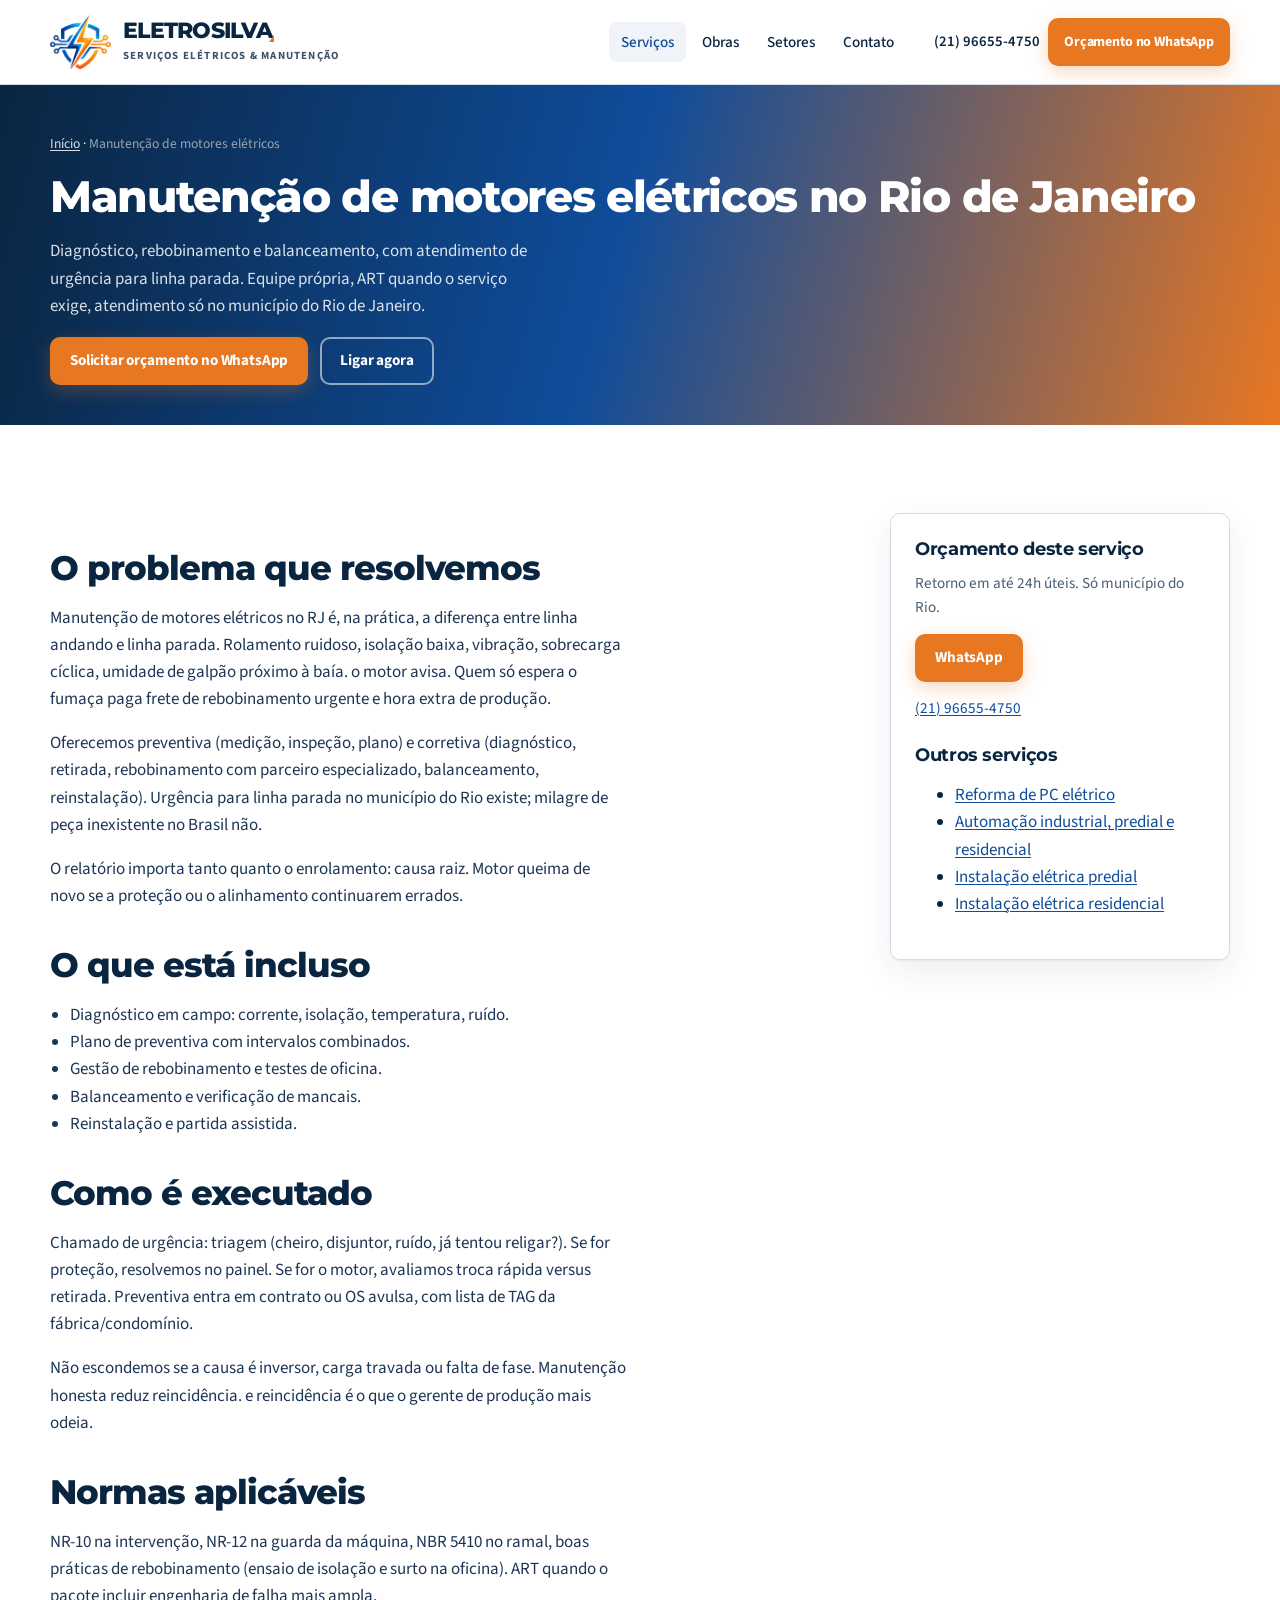
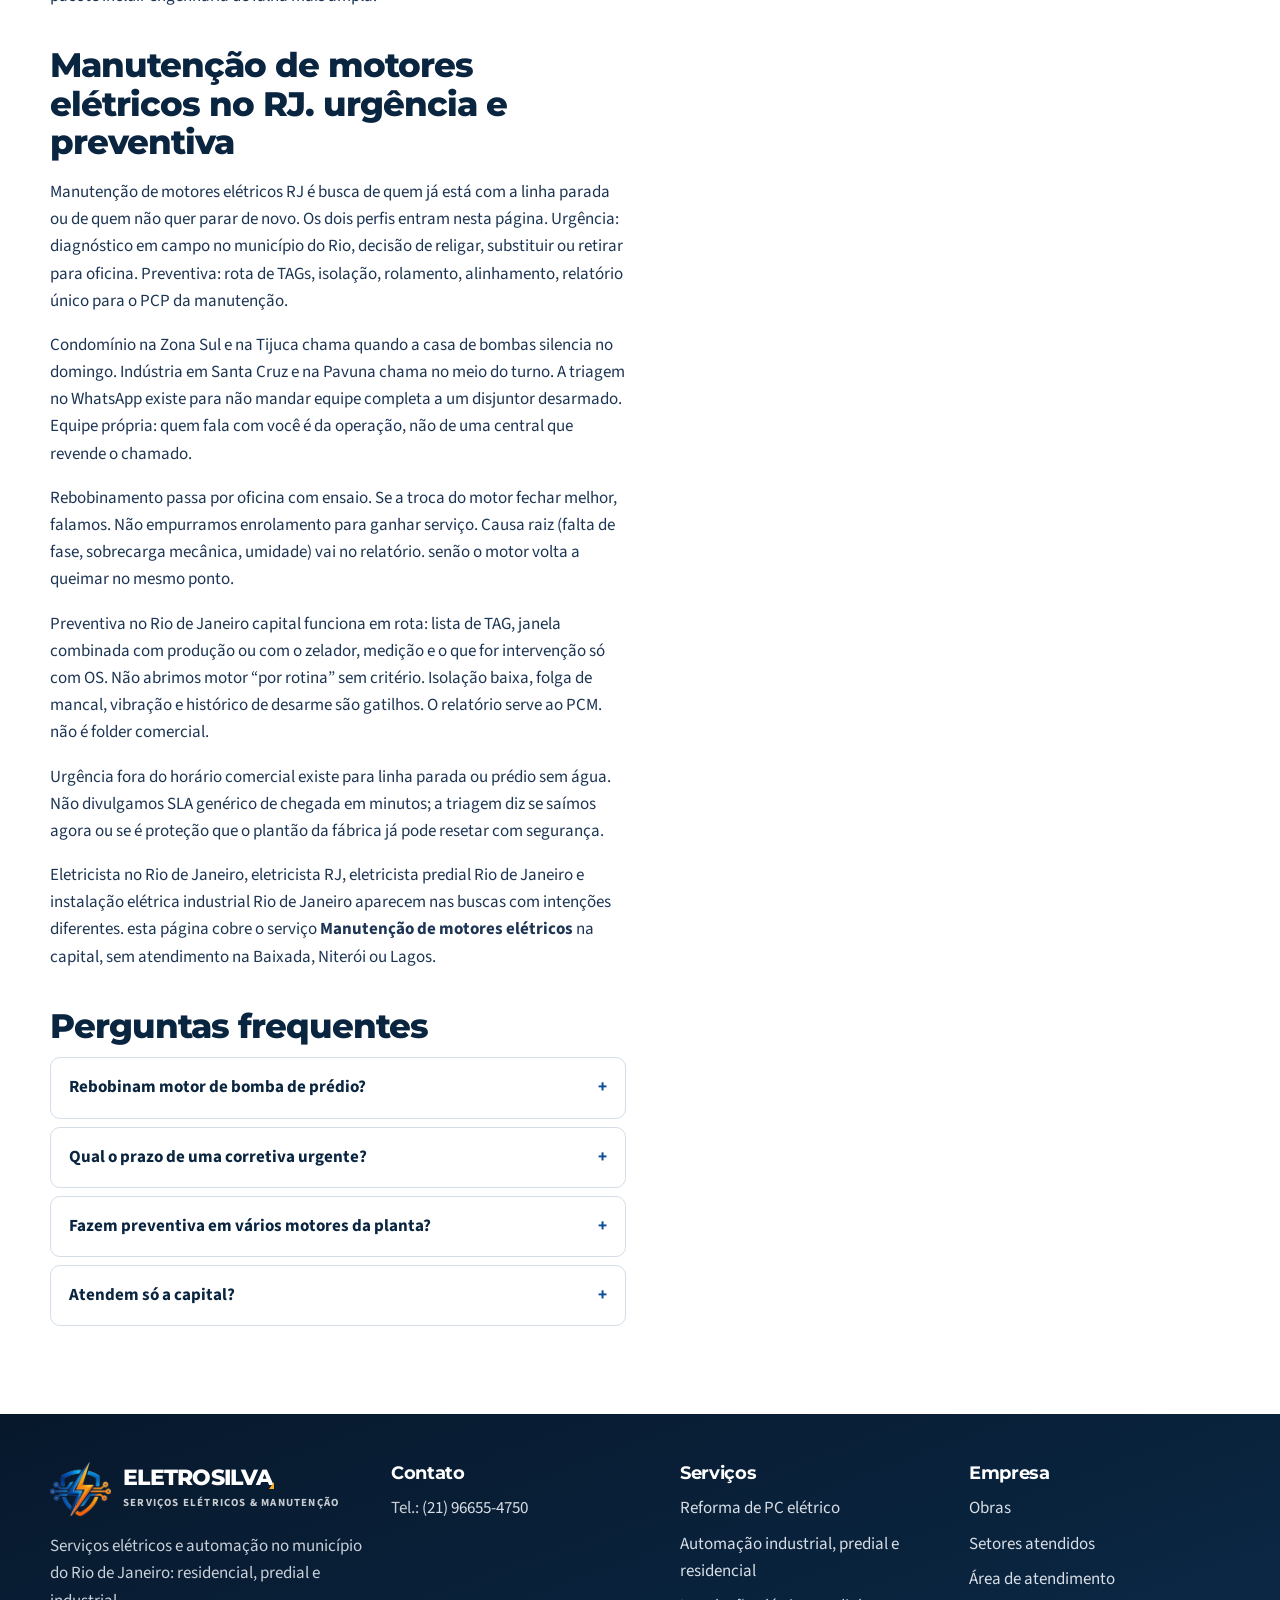
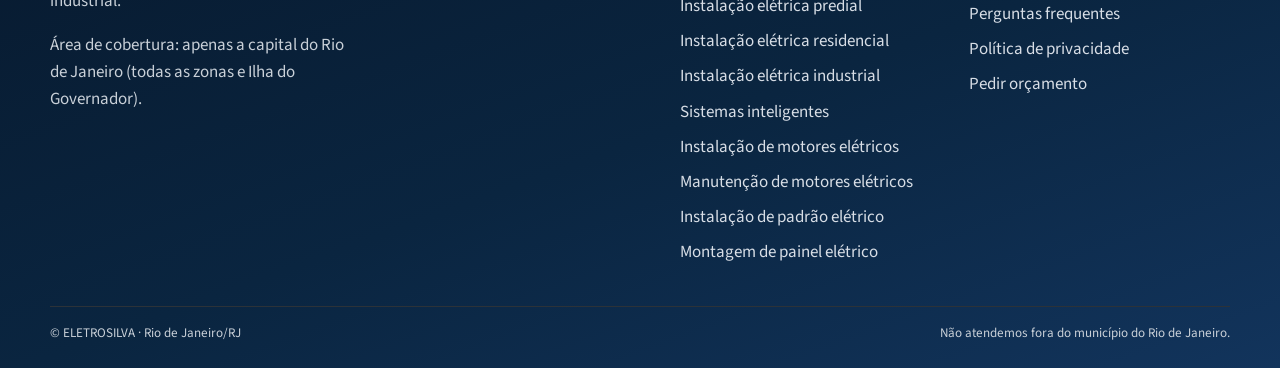
<file: manutencao-de-motores-eletricos-rio-de-janeiro.html>
<!DOCTYPE html>
<html lang="pt-BR">
<head>
<!-- Google Tag Manager -->
<script>(function(w,d,s,l,i){w[l]=w[l]||[];w[l].push({'gtm.start':
new Date().getTime(),event:'gtm.js'});var f=d.getElementsByTagName(s)[0],
j=d.createElement(s),dl=l!='dataLayer'?'&l='+l:'';j.async=true;j.src=
'https://www.googletagmanager.com/gtm.js?id='+i+dl;f.parentNode.insertBefore(j,f);
})(window,document,'script','dataLayer','GTM-MVVCDT7N');</script>
<!-- End Google Tag Manager -->
  <meta charset="utf-8">
  <meta name="viewport" content="width=device-width, initial-scale=1">
  <title>Manutenção de Motores Elétricos RJ | ELETROSILVA</title>
  <meta name="description" content="Manutenção de motores elétricos no RJ: diagnóstico, rebobinamento e urgência para linha parada no município do Rio.">
  <link rel="canonical" href="https://eletrosilvaservicos.com/manutencao-de-motores-eletricos-rio-de-janeiro.html">
  <meta name="robots" content="index,follow">
  <meta name="theme-color" content="#0A2540">
  <meta name="referrer" content="strict-origin-when-cross-origin">
  <meta property="og:type" content="website">
  <meta property="og:locale" content="pt_BR">
  <meta property="og:site_name" content="ELETROSILVA">
  <meta property="og:title" content="Manutenção de Motores Elétricos RJ | ELETROSILVA">
  <meta property="og:description" content="Manutenção de motores elétricos no RJ: diagnóstico, rebobinamento e urgência para linha parada no município do Rio.">
  <meta property="og:url" content="https://eletrosilvaservicos.com/manutencao-de-motores-eletricos-rio-de-janeiro.html">
  <meta property="og:image" content="https://eletrosilvaservicos.com/img/logo.png">
  <meta name="twitter:card" content="summary_large_image">
  <meta name="twitter:title" content="Manutenção de Motores Elétricos RJ | ELETROSILVA">
  <meta name="twitter:description" content="Manutenção de motores elétricos no RJ: diagnóstico, rebobinamento e urgência para linha parada no município do Rio.">
  <link rel="icon" href="img/favicon.svg" type="image/svg+xml">
  <link rel="preconnect" href="https://fonts.googleapis.com">
  <link rel="preconnect" href="https://fonts.gstatic.com" crossorigin>
  <link href="https://fonts.googleapis.com/css2?family=Montserrat:wght@600;700;800&family=Source+Sans+3:wght@400;500;600;700&display=swap" rel="stylesheet">
  <style>
    :root{--blue:#0F4C9A;--ink:#0A2540;--cta:#E87722;--header-h:84px}
    *{box-sizing:border-box}
    body{margin:0;font-family:"Source Sans 3",system-ui,sans-serif;color:var(--ink);background:#f7f9fc}
    .header{position:sticky;top:0;z-index:80;background:#fff;border-bottom:1px solid #d5dde8}
    .header-inner{display:flex;align-items:center;gap:16px;min-height:84px}
    .wrap{width:min(calc(100% - 32px),1180px);margin-inline:auto}
    .logo{display:flex;align-items:center;text-decoration:none;color:#0A2540}
    .logo-lockup{display:flex;align-items:center;gap:12px}
    .logo-icon{height:52px;width:auto;display:block}
    .logo-name{display:block;font-family:Montserrat,sans-serif;font-weight:800;font-size:1.2rem;letter-spacing:-.03em;line-height:1;color:#0A2540}
    .logo-name-tail{color:#0A2540}
    .logo-sub{display:block;margin-top:4px;font-size:10px;font-weight:700;letter-spacing:.12em;text-transform:uppercase;color:#4A5D73}
    .nav,.phone-link{display:none}
    .menu-btn{width:48px;height:48px;border:1px solid #d5dde8;background:#fff;border-radius:8px}
    .hero{position:relative;background:#0A2540;color:#fff;min-height:78vh;display:flex;align-items:center}
    .hero-overlay{position:absolute;inset:0;background:linear-gradient(105deg,rgba(10,37,64,.94),rgba(15,76,154,.55) 55%,rgba(232,119,34,.28))}
    .hero .wrap{position:relative;z-index:1;padding:48px 0 56px}
    h1{font-family:Montserrat,sans-serif;font-size:clamp(1.75rem,4vw,2.75rem);line-height:1.15;margin:0 0 12px}
    .lead{font-size:1.05rem}
    .cta-row{display:flex;flex-wrap:wrap;gap:12px}
    .btn{display:inline-flex;align-items:center;justify-content:center;min-height:48px;padding:0 18px;border-radius:10px;font-weight:700;text-decoration:none;border:2px solid transparent}
    .btn--primary{background:#E87722;color:#fff}
    .btn--ghost{color:#fff;border-color:rgba(255,255,255,.55)}
    .eyebrow{font-size:13px;font-weight:700;letter-spacing:.12em;text-transform:uppercase;color:#F9A825}
  </style>
  <link rel="stylesheet" href="css/site.css?v=20260922">
  <script type="application/ld+json">{"@context":"https://schema.org","@type":["Electrician","LocalBusiness"],"name":"ELETROSILVA","url":"https://eletrosilvaservicos.com","telephone":"+5521966554750","priceRange":"$$","address":{"@type":"PostalAddress","addressLocality":"Rio de Janeiro","addressRegion":"RJ","addressCountry":"BR"},"areaServed":{"@type":"City","name":"Rio de Janeiro"}}</script>
<script type="application/ld+json">{"@context":"https://schema.org","@type":"Service","name":"Manutenção de motores elétricos","description":"Manutenção de motores elétricos no RJ: diagnóstico, rebobinamento e urgência para linha parada no município do Rio.","url":"https://eletrosilvaservicos.com/manutencao-de-motores-eletricos-rio-de-janeiro.html","areaServed":{"@type":"City","name":"Rio de Janeiro"},"provider":{"@type":"Electrician","name":"ELETROSILVA"}}</script>
<script type="application/ld+json">{"@context":"https://schema.org","@type":"FAQPage","mainEntity":[{"@type":"Question","name":"Rebobinam motor de bomba de prédio?","acceptedAnswer":{"@type":"Answer","text":"Sim, via oficina parceira com ensaio. Às vezes a troca do motor fecha mais barato. falamos isso na hora."}},{"@type":"Question","name":"Qual o prazo de uma corretiva urgente?","acceptedAnswer":{"@type":"Answer","text":"Depende de estoque de motor equivalente e da oficina. Damos prazo real depois do diagnóstico, não no telefone frio."}},{"@type":"Question","name":"Fazem preventiva em vários motores da planta?","acceptedAnswer":{"@type":"Answer","text":"Sim. Roteiro por TAG, com relatório único para a manutenção."}},{"@type":"Question","name":"Atendem só a capital?","acceptedAnswer":{"@type":"Answer","text":"Somente o município do Rio de Janeiro."}}]}</script>
<script type="application/ld+json">{"@context":"https://schema.org","@type":"BreadcrumbList","itemListElement":[{"@type":"ListItem","position":1,"name":"Início","item":"https://eletrosilvaservicos.com/"},{"@type":"ListItem","position":2,"name":"Manutenção de motores elétricos","item":"https://eletrosilvaservicos.com/manutencao-de-motores-eletricos-rio-de-janeiro.html"}]}</script>
</head>
<body data-page="servico" data-service="manutencao-motores">
<!-- Google Tag Manager (noscript) -->
<noscript><iframe src="https://www.googletagmanager.com/ns.html?id=GTM-MVVCDT7N"
height="0" width="0" style="display:none;visibility:hidden"></iframe></noscript>
<!-- End Google Tag Manager (noscript) -->

<a class="skip" href="#conteudo">Ir para o conteúdo</a>
<header class="header">
  <div class="wrap header-inner">
    <a class="logo" href="index.html" aria-label="ELETROSILVA - Serviços elétricos e manutenção"><span class="logo-lockup">
      <img class="logo-icon" src="img/logo-icon.png?v=20260922" width="56" height="50" alt="" decoding="async" aria-hidden="true">
      <span class="logo-text">
        <span class="logo-name">ELETRO<span class="logo-name-tail">SILVA</span></span>
        <span class="logo-sub">Serviços elétricos &amp; manutenção</span>
      </span>
    </span></a>
    <nav class="nav" aria-label="Principal"><a href="index.html#servicos" aria-current="page">Serviços</a><a href="index.html#obras">Obras</a><a href="index.html#setores">Setores</a><a href="index.html#contato">Contato</a></nav>
    <div class="header-actions">
      <a class="phone-link" data-href="phone" data-fill="phoneDisplay" href="tel:+5521966554750">(21) 96655-4750</a>
      <a class="btn btn--primary btn--sm" data-wa="Olá! Vim pelo site e quero solicitar um orçamento." href="#contato">Orçamento no WhatsApp</a>
      <button class="menu-btn" type="button" aria-label="Abrir menu" aria-controls="menu-mobile" aria-expanded="false">
        <svg viewBox="0 0 24 24" fill="none" stroke="currentColor" stroke-width="2" aria-hidden="true"><path d="M4 7h16M4 12h16M4 17h16"/></svg>
      </button>
    </div>
  </div>
  <nav class="wrap nav-mobile" id="menu-mobile" aria-label="Menu móvel"><a href="index.html#servicos" aria-current="page">Serviços</a><a href="index.html#obras">Obras</a><a href="index.html#setores">Setores</a><a href="index.html#contato">Contato</a></nav>
</header>
<main id="conteudo">
  <section class="page-hero">
    <div class="wrap">
      <nav class="breadcrumb" aria-label="Trilha"><a href="index.html">Início</a> · <span>Manutenção de motores elétricos</span></nav>
      <h1>Manutenção de motores elétricos no Rio de Janeiro</h1>
      <p>Diagnóstico, rebobinamento e balanceamento, com atendimento de urgência para linha parada. Equipe própria, ART quando o serviço exige, atendimento só no município do Rio de Janeiro.</p>
      <div class="cta-row">
        <a class="btn btn--primary" data-wa="Olá! Vim pelo site e preciso de orçamento para manutenção de motores elétricos no Rio de Janeiro." href="#contato">Solicitar orçamento no WhatsApp</a>
        <a class="btn btn--ghost" data-href="phone" href="#contato">Ligar agora</a>
      </div>
    </div>
  </section>
  <section class="section">
    <div class="wrap content-split">
      <article class="prose">
        <h2>O problema que resolvemos</h2>
        <p>Manutenção de motores elétricos no RJ é, na prática, a diferença entre linha andando e linha parada. Rolamento ruidoso, isolação baixa, vibração, sobrecarga cíclica, umidade de galpão próximo à baía. o motor avisa. Quem só espera o fumaça paga frete de rebobinamento urgente e hora extra de produção.</p>
<p>Oferecemos preventiva (medição, inspeção, plano) e corretiva (diagnóstico, retirada, rebobinamento com parceiro especializado, balanceamento, reinstalação). Urgência para linha parada no município do Rio existe; milagre de peça inexistente no Brasil não.</p>
<p>O relatório importa tanto quanto o enrolamento: causa raiz. Motor queima de novo se a proteção ou o alinhamento continuarem errados.</p>
        <h2>O que está incluso</h2>
        <ul>
<li>Diagnóstico em campo: corrente, isolação, temperatura, ruído.</li>
<li>Plano de preventiva com intervalos combinados.</li>
<li>Gestão de rebobinamento e testes de oficina.</li>
<li>Balanceamento e verificação de mancais.</li>
<li>Reinstalação e partida assistida.</li>
</ul>
        <h2>Como é executado</h2>
        <p>Chamado de urgência: triagem (cheiro, disjuntor, ruído, já tentou religar?). Se for proteção, resolvemos no painel. Se for o motor, avaliamos troca rápida versus retirada. Preventiva entra em contrato ou OS avulsa, com lista de TAG da fábrica/condomínio.</p>
<p>Não escondemos se a causa é inversor, carga travada ou falta de fase. Manutenção honesta reduz reincidência. e reincidência é o que o gerente de produção mais odeia.</p>
        <h2>Normas aplicáveis</h2>
        <p>NR-10 na intervenção, NR-12 na guarda da máquina, NBR 5410 no ramal, boas práticas de rebobinamento (ensaio de isolação e surto na oficina). ART quando o pacote incluir engenharia de falha mais ampla.</p>
        <h2>Manutenção de motores elétricos no RJ. urgência e preventiva</h2>
<p>Manutenção de motores elétricos RJ é busca de quem já está com a linha parada ou de quem não quer parar de novo. Os dois perfis entram nesta página. Urgência: diagnóstico em campo no município do Rio, decisão de religar, substituir ou retirar para oficina. Preventiva: rota de TAGs, isolação, rolamento, alinhamento, relatório único para o PCP da manutenção.</p>
<p>Condomínio na Zona Sul e na Tijuca chama quando a casa de bombas silencia no domingo. Indústria em Santa Cruz e na Pavuna chama no meio do turno. A triagem no WhatsApp existe para não mandar equipe completa a um disjuntor desarmado. Equipe própria: quem fala com você é da operação, não de uma central que revende o chamado.</p>
<p>Rebobinamento passa por oficina com ensaio. Se a troca do motor fechar melhor, falamos. Não empurramos enrolamento para ganhar serviço. Causa raiz (falta de fase, sobrecarga mecânica, umidade) vai no relatório. senão o motor volta a queimar no mesmo ponto.</p>
<p>Preventiva no Rio de Janeiro capital funciona em rota: lista de TAG, janela combinada com produção ou com o zelador, medição e o que for intervenção só com OS. Não abrimos motor “por rotina” sem critério. Isolação baixa, folga de mancal, vibração e histórico de desarme são gatilhos. O relatório serve ao PCM. não é folder comercial.</p>
<p>Urgência fora do horário comercial existe para linha parada ou prédio sem água. Não divulgamos SLA genérico de chegada em minutos; a triagem diz se saímos agora ou se é proteção que o plantão da fábrica já pode resetar com segurança.</p>
        <p>Eletricista no Rio de Janeiro, eletricista RJ, eletricista predial Rio de Janeiro e instalação elétrica industrial Rio de Janeiro aparecem nas buscas com intenções diferentes. esta página cobre o serviço <strong>Manutenção de motores elétricos</strong> na capital, sem atendimento na Baixada, Niterói ou Lagos.</p>
        <h2>Perguntas frequentes</h2>
        <div class="faq">
    <div class="faq-item">
      <button type="button" aria-expanded="false" aria-controls="manutencao-motores-f0" id="manutencao-motores-b0">Rebobinam motor de bomba de prédio?<span>+</span></button>
      <div class="faq-panel" id="manutencao-motores-f0"><p>Sim, via oficina parceira com ensaio. Às vezes a troca do motor fecha mais barato. falamos isso na hora.</p></div>
    </div>
    <div class="faq-item">
      <button type="button" aria-expanded="false" aria-controls="manutencao-motores-f1" id="manutencao-motores-b1">Qual o prazo de uma corretiva urgente?<span>+</span></button>
      <div class="faq-panel" id="manutencao-motores-f1"><p>Depende de estoque de motor equivalente e da oficina. Damos prazo real depois do diagnóstico, não no telefone frio.</p></div>
    </div>
    <div class="faq-item">
      <button type="button" aria-expanded="false" aria-controls="manutencao-motores-f2" id="manutencao-motores-b2">Fazem preventiva em vários motores da planta?<span>+</span></button>
      <div class="faq-panel" id="manutencao-motores-f2"><p>Sim. Roteiro por TAG, com relatório único para a manutenção.</p></div>
    </div>
    <div class="faq-item">
      <button type="button" aria-expanded="false" aria-controls="manutencao-motores-f3" id="manutencao-motores-b3">Atendem só a capital?<span>+</span></button>
      <div class="faq-panel" id="manutencao-motores-f3"><p>Somente o município do Rio de Janeiro.</p></div>
    </div></div>
      </article>
      <aside class="sticky-cta">
        <div class="card" id="contato">
          <h3>Orçamento deste serviço</h3>
          <p class="muted">Retorno em até 24h úteis. Só município do Rio.</p>
          <p><a class="btn btn--primary" data-wa="Olá! Vim pelo site e preciso de orçamento para manutenção de motores elétricos no Rio de Janeiro." href="#contato">WhatsApp</a></p>
          <p class="muted"><a data-href="phone" data-fill="phoneDisplay" href="tel:+5521966554750">(21) 96655-4750</a></p>
          <h3 style="margin-top:24px">Outros serviços</h3>
          <ul><li><a href="reforma-pc-eletrico-rio-de-janeiro.html">Reforma de PC elétrico</a></li><li><a href="automacao-industrial-predial-residencial-rio-de-janeiro.html">Automação industrial, predial e residencial</a></li><li><a href="instalacao-eletrica-predial-rio-de-janeiro.html">Instalação elétrica predial</a></li><li><a href="instalacao-eletrica-residencial-rio-de-janeiro.html">Instalação elétrica residencial</a></li></ul>
        </div>
      </aside>
    </div>
  </section>
</main>

<footer class="footer">
  <div class="wrap footer-grid">
    <div>
      <div class="logo logo--footer" style="margin-bottom:12px"><span class="logo-lockup logo--footer">
      <img class="logo-icon" src="img/logo-icon.png?v=20260922" width="56" height="50" alt="" decoding="async" aria-hidden="true">
      <span class="logo-text">
        <span class="logo-name">ELETRO<span class="logo-name-tail">SILVA</span></span>
        <span class="logo-sub">Serviços elétricos &amp; manutenção</span>
      </span>
    </span></div>
      <p>Serviços elétricos e automação no município do Rio de Janeiro: residencial, predial e industrial.</p>
      <p>Área de cobertura: apenas a capital do Rio de Janeiro (todas as zonas e Ilha do Governador).</p>
    </div>
    <div>
      <h3>Contato</h3>
      <ul>
        <li>Tel.: <a data-href="phone" data-fill="phoneDisplay" href="tel:+5521966554750">(21) 96655-4750</a></li>
      </ul>
    </div>
    <div>
      <h3>Serviços</h3>
      <ul><li><a href="reforma-pc-eletrico-rio-de-janeiro.html">Reforma de PC elétrico</a></li><li><a href="automacao-industrial-predial-residencial-rio-de-janeiro.html">Automação industrial, predial e residencial</a></li><li><a href="instalacao-eletrica-predial-rio-de-janeiro.html">Instalação elétrica predial</a></li><li><a href="instalacao-eletrica-residencial-rio-de-janeiro.html">Instalação elétrica residencial</a></li><li><a href="instalacao-eletrica-industrial-rio-de-janeiro.html">Instalação elétrica industrial</a></li><li><a href="sistemas-inteligentes-rio-de-janeiro.html">Sistemas inteligentes</a></li><li><a href="instalacao-de-motores-eletricos-rio-de-janeiro.html">Instalação de motores elétricos</a></li><li><a href="manutencao-de-motores-eletricos-rio-de-janeiro.html">Manutenção de motores elétricos</a></li><li><a href="instalacao-de-padrao-eletrico-rio-de-janeiro.html">Instalação de padrão elétrico</a></li><li><a href="montagem-de-painel-eletrico-rio-de-janeiro.html">Montagem de painel elétrico</a></li></ul>
    </div>
    <div>
      <h3>Empresa</h3>
      <ul>
        <li><a href="index.html#obras">Obras</a></li>
        <li><a href="index.html#setores">Setores atendidos</a></li>
        <li><a href="index.html#area">Área de atendimento</a></li>
        <li><a href="index.html#faq">Perguntas frequentes</a></li>
        <li><a href="privacidade.html">Política de privacidade</a></li>
        <li><a href="index.html#contato">Pedir orçamento</a></li>
      </ul>
    </div>
  </div>
  <div class="wrap footer-bottom">
    <span>© ELETROSILVA · Rio de Janeiro/RJ</span>
    <span>Não atendemos fora do município do Rio de Janeiro.</span>
  </div>
</footer>
<a class="wa-float" data-wa="Olá! Vim pelo site e preciso de um orçamento." href="#contato" aria-label="Abrir conversa no WhatsApp"><svg viewBox="0 0 24 24" fill="none" stroke="currentColor" stroke-width="1.8" stroke-linecap="round" stroke-linejoin="round" aria-hidden="true"><path fill="currentColor" stroke="none" d="M19.1 4.9A9.9 9.9 0 0 0 3.2 16.3L2 22l5.8-1.2A9.9 9.9 0 1 0 19.1 4.9zM12 20a8 8 0 0 1-4.1-1.1l-.3-.2-3.5.7.7-3.4-.2-.3A8 8 0 1 1 12 20zm4.4-5.9c-.2-.1-1.4-.7-1.6-.8s-.4-.1-.5.1-.6.8-.7.9-.3.2-.5.1a6.5 6.5 0 0 1-1.9-1.2 7.2 7.2 0 0 1-1.3-1.6c-.1-.2 0-.4.1-.5l.4-.4.1-.3c0-.1 0-.3-.1-.4s-.5-1.3-.7-1.8c-.2-.5-.4-.4-.5-.4h-.4c-.1 0-.4.1-.6.3s-.8.8-.8 1.9.8 2.2.9 2.3c.1.2 1.6 2.5 3.8 3.4 1.4.6 1.9.6 2.6.5.4-.1 1.4-.6 1.6-1.1s.2-1 .1-1.1c-.1 0-.3-.1-.5-.2z"/></svg></a>
<script src="js/config.js?v=20260922" defer></script>
<script src="js/site.js?v=20260922" defer></script>

</body></html>
</file>
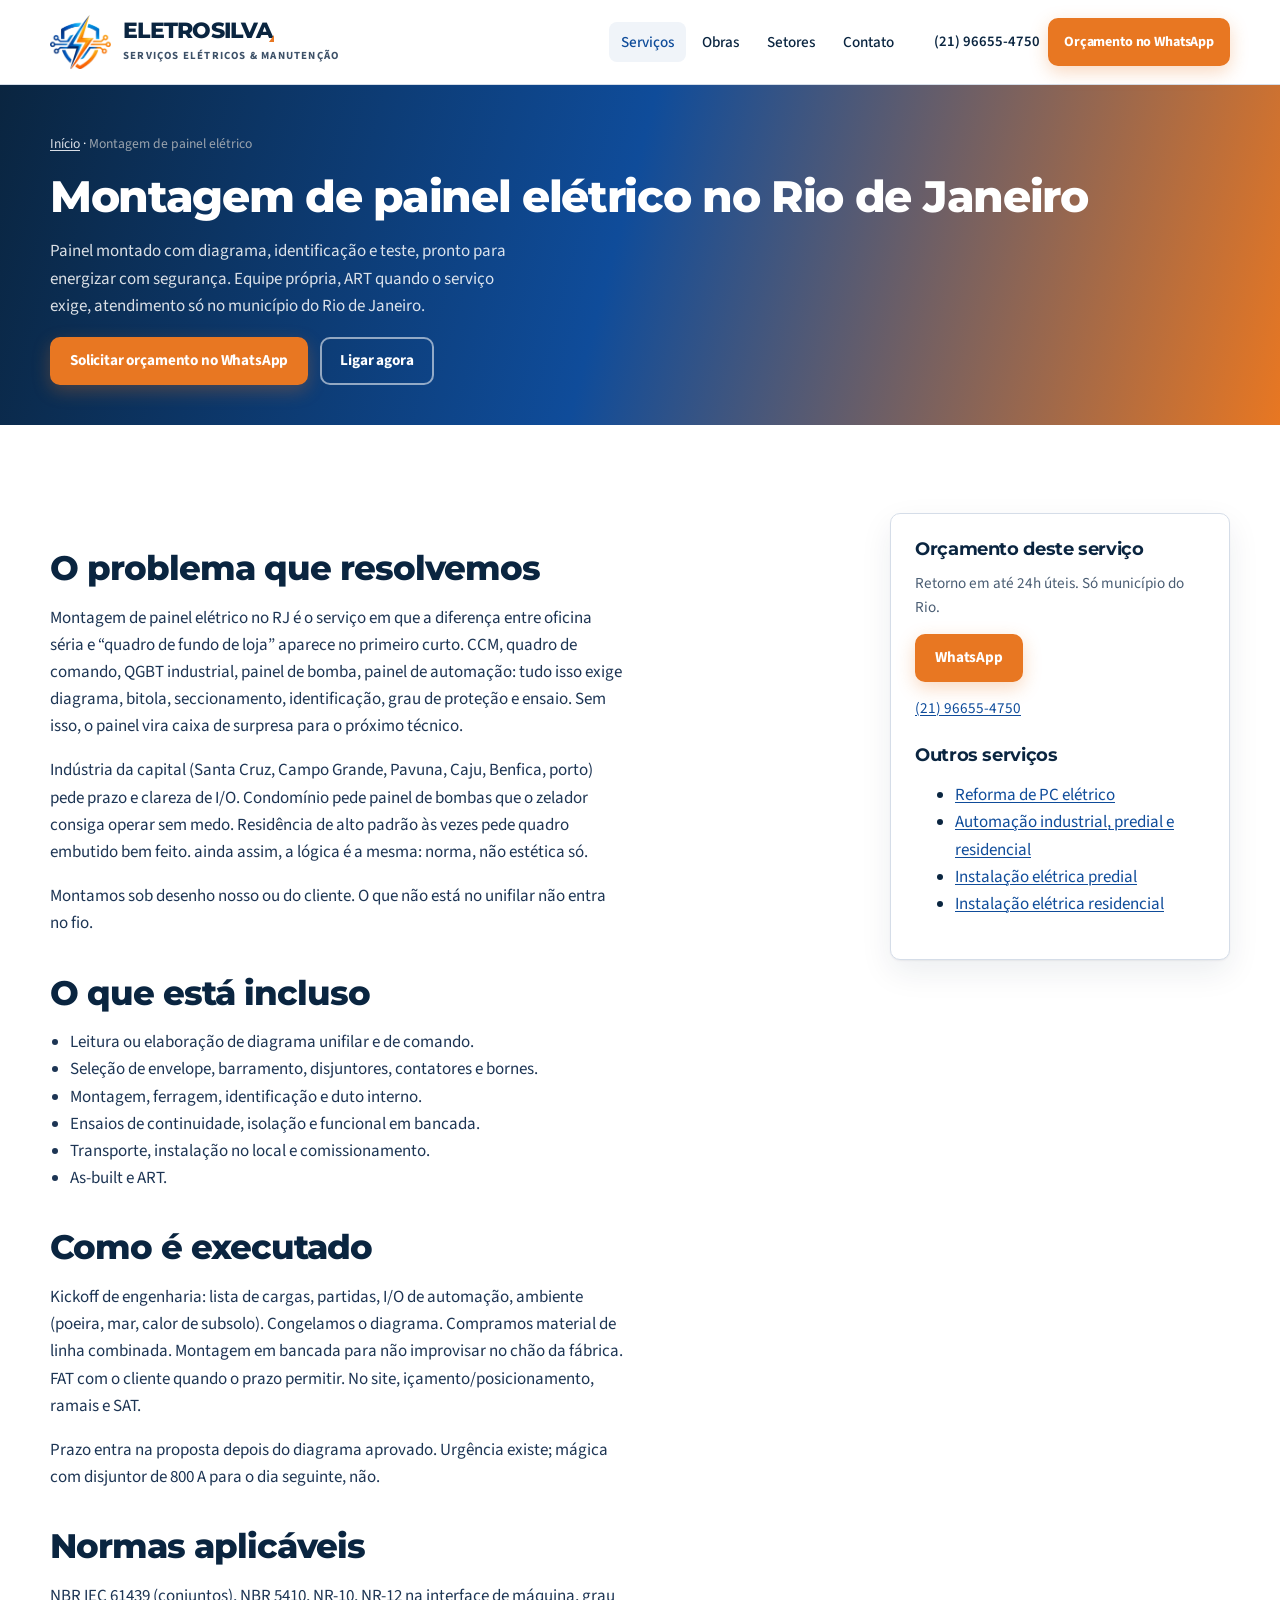
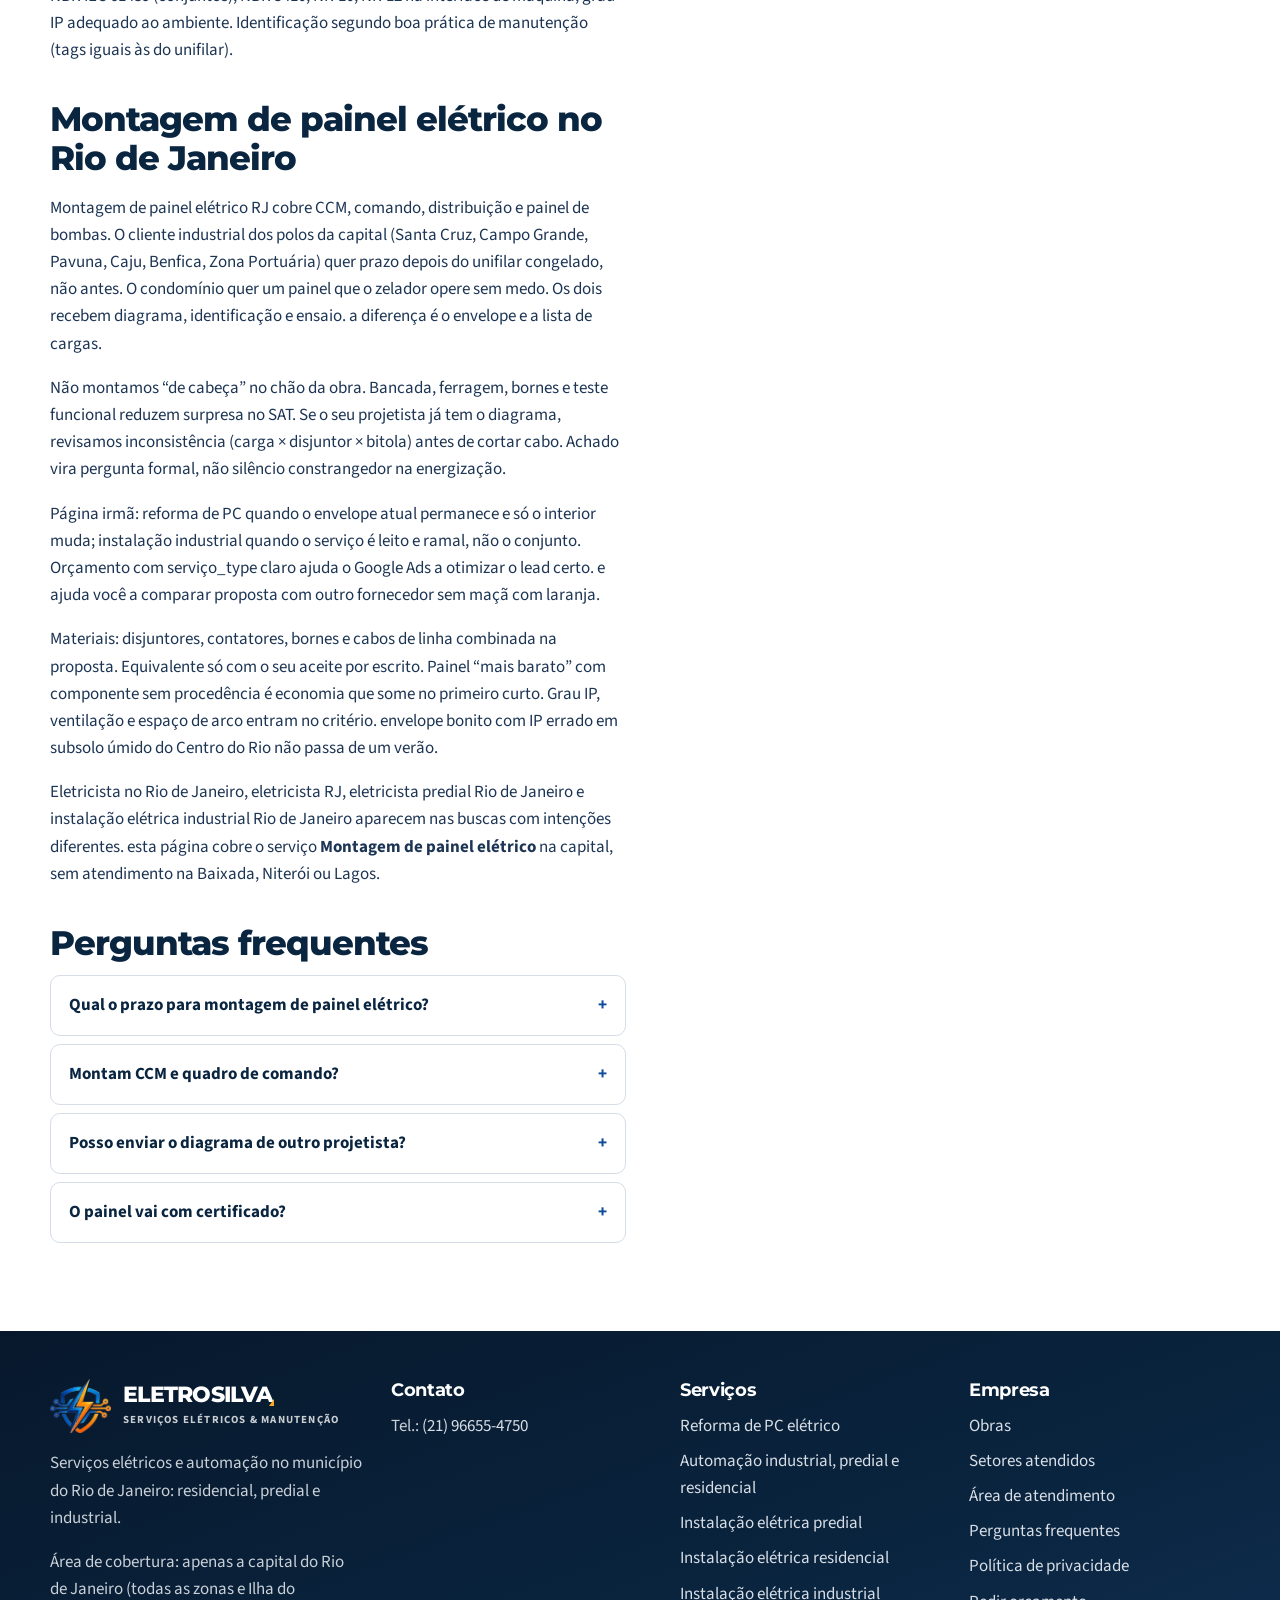
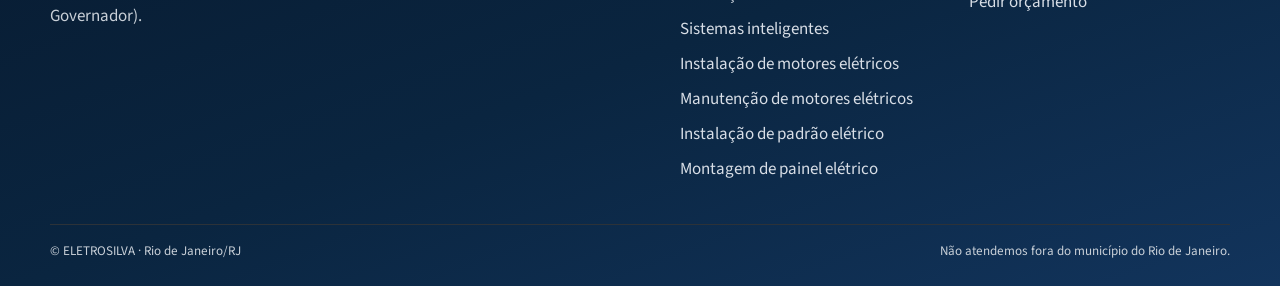
<file: montagem-de-painel-eletrico-rio-de-janeiro.html>
<!DOCTYPE html>
<html lang="pt-BR">
<head>
<!-- Google Tag Manager -->
<script>(function(w,d,s,l,i){w[l]=w[l]||[];w[l].push({'gtm.start':
new Date().getTime(),event:'gtm.js'});var f=d.getElementsByTagName(s)[0],
j=d.createElement(s),dl=l!='dataLayer'?'&l='+l:'';j.async=true;j.src=
'https://www.googletagmanager.com/gtm.js?id='+i+dl;f.parentNode.insertBefore(j,f);
})(window,document,'script','dataLayer','GTM-MVVCDT7N');</script>
<!-- End Google Tag Manager -->
  <meta charset="utf-8">
  <meta name="viewport" content="width=device-width, initial-scale=1">
  <title>Montagem de Painel Elétrico no RJ | ELETROSILVA</title>
  <meta name="description" content="Montagem de painel elétrico no RJ: CCM, comando e distribuição sob NBR IEC, com diagrama, testes e ART.">
  <link rel="canonical" href="https://eletrosilvaservicos.com/montagem-de-painel-eletrico-rio-de-janeiro.html">
  <meta name="robots" content="index,follow">
  <meta name="theme-color" content="#0A2540">
  <meta name="referrer" content="strict-origin-when-cross-origin">
  <meta property="og:type" content="website">
  <meta property="og:locale" content="pt_BR">
  <meta property="og:site_name" content="ELETROSILVA">
  <meta property="og:title" content="Montagem de Painel Elétrico no RJ | ELETROSILVA">
  <meta property="og:description" content="Montagem de painel elétrico no RJ: CCM, comando e distribuição sob NBR IEC, com diagrama, testes e ART.">
  <meta property="og:url" content="https://eletrosilvaservicos.com/montagem-de-painel-eletrico-rio-de-janeiro.html">
  <meta property="og:image" content="https://eletrosilvaservicos.com/img/logo.png">
  <meta name="twitter:card" content="summary_large_image">
  <meta name="twitter:title" content="Montagem de Painel Elétrico no RJ | ELETROSILVA">
  <meta name="twitter:description" content="Montagem de painel elétrico no RJ: CCM, comando e distribuição sob NBR IEC, com diagrama, testes e ART.">
  <link rel="icon" href="img/favicon.svg" type="image/svg+xml">
  <link rel="preconnect" href="https://fonts.googleapis.com">
  <link rel="preconnect" href="https://fonts.gstatic.com" crossorigin>
  <link href="https://fonts.googleapis.com/css2?family=Montserrat:wght@600;700;800&family=Source+Sans+3:wght@400;500;600;700&display=swap" rel="stylesheet">
  <style>
    :root{--blue:#0F4C9A;--ink:#0A2540;--cta:#E87722;--header-h:84px}
    *{box-sizing:border-box}
    body{margin:0;font-family:"Source Sans 3",system-ui,sans-serif;color:var(--ink);background:#f7f9fc}
    .header{position:sticky;top:0;z-index:80;background:#fff;border-bottom:1px solid #d5dde8}
    .header-inner{display:flex;align-items:center;gap:16px;min-height:84px}
    .wrap{width:min(calc(100% - 32px),1180px);margin-inline:auto}
    .logo{display:flex;align-items:center;text-decoration:none;color:#0A2540}
    .logo-lockup{display:flex;align-items:center;gap:12px}
    .logo-icon{height:52px;width:auto;display:block}
    .logo-name{display:block;font-family:Montserrat,sans-serif;font-weight:800;font-size:1.2rem;letter-spacing:-.03em;line-height:1;color:#0A2540}
    .logo-name-tail{color:#0A2540}
    .logo-sub{display:block;margin-top:4px;font-size:10px;font-weight:700;letter-spacing:.12em;text-transform:uppercase;color:#4A5D73}
    .nav,.phone-link{display:none}
    .menu-btn{width:48px;height:48px;border:1px solid #d5dde8;background:#fff;border-radius:8px}
    .hero{position:relative;background:#0A2540;color:#fff;min-height:78vh;display:flex;align-items:center}
    .hero-overlay{position:absolute;inset:0;background:linear-gradient(105deg,rgba(10,37,64,.94),rgba(15,76,154,.55) 55%,rgba(232,119,34,.28))}
    .hero .wrap{position:relative;z-index:1;padding:48px 0 56px}
    h1{font-family:Montserrat,sans-serif;font-size:clamp(1.75rem,4vw,2.75rem);line-height:1.15;margin:0 0 12px}
    .lead{font-size:1.05rem}
    .cta-row{display:flex;flex-wrap:wrap;gap:12px}
    .btn{display:inline-flex;align-items:center;justify-content:center;min-height:48px;padding:0 18px;border-radius:10px;font-weight:700;text-decoration:none;border:2px solid transparent}
    .btn--primary{background:#E87722;color:#fff}
    .btn--ghost{color:#fff;border-color:rgba(255,255,255,.55)}
    .eyebrow{font-size:13px;font-weight:700;letter-spacing:.12em;text-transform:uppercase;color:#F9A825}
  </style>
  <link rel="stylesheet" href="css/site.css?v=20260922">
  <script type="application/ld+json">{"@context":"https://schema.org","@type":["Electrician","LocalBusiness"],"name":"ELETROSILVA","url":"https://eletrosilvaservicos.com","telephone":"+5521966554750","priceRange":"$$","address":{"@type":"PostalAddress","addressLocality":"Rio de Janeiro","addressRegion":"RJ","addressCountry":"BR"},"areaServed":{"@type":"City","name":"Rio de Janeiro"}}</script>
<script type="application/ld+json">{"@context":"https://schema.org","@type":"Service","name":"Montagem de painel elétrico","description":"Montagem de painel elétrico no RJ: CCM, comando e distribuição sob NBR IEC, com diagrama, testes e ART.","url":"https://eletrosilvaservicos.com/montagem-de-painel-eletrico-rio-de-janeiro.html","areaServed":{"@type":"City","name":"Rio de Janeiro"},"provider":{"@type":"Electrician","name":"ELETROSILVA"}}</script>
<script type="application/ld+json">{"@context":"https://schema.org","@type":"FAQPage","mainEntity":[{"@type":"Question","name":"Qual o prazo para montagem de painel elétrico?","acceptedAnswer":{"@type":"Answer","text":"Depende do diagrama e do material. Após aprovação do unifilar, o prazo vai escrito na OS."}},{"@type":"Question","name":"Montam CCM e quadro de comando?","acceptedAnswer":{"@type":"Answer","text":"Sim. São os dois pedidos industriais mais frequentes na capital."}},{"@type":"Question","name":"Posso enviar o diagrama de outro projetista?","acceptedAnswer":{"@type":"Answer","text":"Sim. Revisamos inconsistências antes de cortar cabo. Achado vira RFI, não silêncio."}},{"@type":"Question","name":"O painel vai com certificado?","acceptedAnswer":{"@type":"Answer","text":"Entregamos relatório de ensaios e documentação. Certificação de tipo de conjunto fechado depende do envelope e do regime. explicamos o que é aplicável ao seu caso."}}]}</script>
<script type="application/ld+json">{"@context":"https://schema.org","@type":"BreadcrumbList","itemListElement":[{"@type":"ListItem","position":1,"name":"Início","item":"https://eletrosilvaservicos.com/"},{"@type":"ListItem","position":2,"name":"Montagem de painel elétrico","item":"https://eletrosilvaservicos.com/montagem-de-painel-eletrico-rio-de-janeiro.html"}]}</script>
</head>
<body data-page="servico" data-service="montagem-painel">
<!-- Google Tag Manager (noscript) -->
<noscript><iframe src="https://www.googletagmanager.com/ns.html?id=GTM-MVVCDT7N"
height="0" width="0" style="display:none;visibility:hidden"></iframe></noscript>
<!-- End Google Tag Manager (noscript) -->

<a class="skip" href="#conteudo">Ir para o conteúdo</a>
<header class="header">
  <div class="wrap header-inner">
    <a class="logo" href="index.html" aria-label="ELETROSILVA - Serviços elétricos e manutenção"><span class="logo-lockup">
      <img class="logo-icon" src="img/logo-icon.png?v=20260922" width="56" height="50" alt="" decoding="async" aria-hidden="true">
      <span class="logo-text">
        <span class="logo-name">ELETRO<span class="logo-name-tail">SILVA</span></span>
        <span class="logo-sub">Serviços elétricos &amp; manutenção</span>
      </span>
    </span></a>
    <nav class="nav" aria-label="Principal"><a href="index.html#servicos" aria-current="page">Serviços</a><a href="index.html#obras">Obras</a><a href="index.html#setores">Setores</a><a href="index.html#contato">Contato</a></nav>
    <div class="header-actions">
      <a class="phone-link" data-href="phone" data-fill="phoneDisplay" href="tel:+5521966554750">(21) 96655-4750</a>
      <a class="btn btn--primary btn--sm" data-wa="Olá! Vim pelo site e quero solicitar um orçamento." href="#contato">Orçamento no WhatsApp</a>
      <button class="menu-btn" type="button" aria-label="Abrir menu" aria-controls="menu-mobile" aria-expanded="false">
        <svg viewBox="0 0 24 24" fill="none" stroke="currentColor" stroke-width="2" aria-hidden="true"><path d="M4 7h16M4 12h16M4 17h16"/></svg>
      </button>
    </div>
  </div>
  <nav class="wrap nav-mobile" id="menu-mobile" aria-label="Menu móvel"><a href="index.html#servicos" aria-current="page">Serviços</a><a href="index.html#obras">Obras</a><a href="index.html#setores">Setores</a><a href="index.html#contato">Contato</a></nav>
</header>
<main id="conteudo">
  <section class="page-hero">
    <div class="wrap">
      <nav class="breadcrumb" aria-label="Trilha"><a href="index.html">Início</a> · <span>Montagem de painel elétrico</span></nav>
      <h1>Montagem de painel elétrico no Rio de Janeiro</h1>
      <p>Painel montado com diagrama, identificação e teste, pronto para energizar com segurança. Equipe própria, ART quando o serviço exige, atendimento só no município do Rio de Janeiro.</p>
      <div class="cta-row">
        <a class="btn btn--primary" data-wa="Olá! Vim pelo site e preciso de orçamento para montagem de painel elétrico no Rio de Janeiro." href="#contato">Solicitar orçamento no WhatsApp</a>
        <a class="btn btn--ghost" data-href="phone" href="#contato">Ligar agora</a>
      </div>
    </div>
  </section>
  <section class="section">
    <div class="wrap content-split">
      <article class="prose">
        <h2>O problema que resolvemos</h2>
        <p>Montagem de painel elétrico no RJ é o serviço em que a diferença entre oficina séria e “quadro de fundo de loja” aparece no primeiro curto. CCM, quadro de comando, QGBT industrial, painel de bomba, painel de automação: tudo isso exige diagrama, bitola, seccionamento, identificação, grau de proteção e ensaio. Sem isso, o painel vira caixa de surpresa para o próximo técnico.</p>
<p>Indústria da capital (Santa Cruz, Campo Grande, Pavuna, Caju, Benfica, porto) pede prazo e clareza de I/O. Condomínio pede painel de bombas que o zelador consiga operar sem medo. Residência de alto padrão às vezes pede quadro embutido bem feito. ainda assim, a lógica é a mesma: norma, não estética só.</p>
<p>Montamos sob desenho nosso ou do cliente. O que não está no unifilar não entra no fio.</p>
        <h2>O que está incluso</h2>
        <ul>
<li>Leitura ou elaboração de diagrama unifilar e de comando.</li>
<li>Seleção de envelope, barramento, disjuntores, contatores e bornes.</li>
<li>Montagem, ferragem, identificação e duto interno.</li>
<li>Ensaios de continuidade, isolação e funcional em bancada.</li>
<li>Transporte, instalação no local e comissionamento.</li>
<li>As-built e ART.</li>
</ul>
        <h2>Como é executado</h2>
        <p>Kickoff de engenharia: lista de cargas, partidas, I/O de automação, ambiente (poeira, mar, calor de subsolo). Congelamos o diagrama. Compramos material de linha combinada. Montagem em bancada para não improvisar no chão da fábrica. FAT com o cliente quando o prazo permitir. No site, içamento/posicionamento, ramais e SAT.</p>
<p>Prazo entra na proposta depois do diagrama aprovado. Urgência existe; mágica com disjuntor de 800 A para o dia seguinte, não.</p>
        <h2>Normas aplicáveis</h2>
        <p>NBR IEC 61439 (conjuntos), NBR 5410, NR-10, NR-12 na interface de máquina, grau IP adequado ao ambiente. Identificação segundo boa prática de manutenção (tags iguais às do unifilar).</p>
        <h2>Montagem de painel elétrico no Rio de Janeiro</h2>
<p>Montagem de painel elétrico RJ cobre CCM, comando, distribuição e painel de bombas. O cliente industrial dos polos da capital (Santa Cruz, Campo Grande, Pavuna, Caju, Benfica, Zona Portuária) quer prazo depois do unifilar congelado, não antes. O condomínio quer um painel que o zelador opere sem medo. Os dois recebem diagrama, identificação e ensaio. a diferença é o envelope e a lista de cargas.</p>
<p>Não montamos “de cabeça” no chão da obra. Bancada, ferragem, bornes e teste funcional reduzem surpresa no SAT. Se o seu projetista já tem o diagrama, revisamos inconsistência (carga × disjuntor × bitola) antes de cortar cabo. Achado vira pergunta formal, não silêncio constrangedor na energização.</p>
<p>Página irmã: reforma de PC quando o envelope atual permanece e só o interior muda; instalação industrial quando o serviço é leito e ramal, não o conjunto. Orçamento com serviço_type claro ajuda o Google Ads a otimizar o lead certo. e ajuda você a comparar proposta com outro fornecedor sem maçã com laranja.</p>
<p>Materiais: disjuntores, contatores, bornes e cabos de linha combinada na proposta. Equivalente só com o seu aceite por escrito. Painel “mais barato” com componente sem procedência é economia que some no primeiro curto. Grau IP, ventilação e espaço de arco entram no critério. envelope bonito com IP errado em subsolo úmido do Centro do Rio não passa de um verão.</p>
        <p>Eletricista no Rio de Janeiro, eletricista RJ, eletricista predial Rio de Janeiro e instalação elétrica industrial Rio de Janeiro aparecem nas buscas com intenções diferentes. esta página cobre o serviço <strong>Montagem de painel elétrico</strong> na capital, sem atendimento na Baixada, Niterói ou Lagos.</p>
        <h2>Perguntas frequentes</h2>
        <div class="faq">
    <div class="faq-item">
      <button type="button" aria-expanded="false" aria-controls="montagem-painel-f0" id="montagem-painel-b0">Qual o prazo para montagem de painel elétrico?<span>+</span></button>
      <div class="faq-panel" id="montagem-painel-f0"><p>Depende do diagrama e do material. Após aprovação do unifilar, o prazo vai escrito na OS.</p></div>
    </div>
    <div class="faq-item">
      <button type="button" aria-expanded="false" aria-controls="montagem-painel-f1" id="montagem-painel-b1">Montam CCM e quadro de comando?<span>+</span></button>
      <div class="faq-panel" id="montagem-painel-f1"><p>Sim. São os dois pedidos industriais mais frequentes na capital.</p></div>
    </div>
    <div class="faq-item">
      <button type="button" aria-expanded="false" aria-controls="montagem-painel-f2" id="montagem-painel-b2">Posso enviar o diagrama de outro projetista?<span>+</span></button>
      <div class="faq-panel" id="montagem-painel-f2"><p>Sim. Revisamos inconsistências antes de cortar cabo. Achado vira RFI, não silêncio.</p></div>
    </div>
    <div class="faq-item">
      <button type="button" aria-expanded="false" aria-controls="montagem-painel-f3" id="montagem-painel-b3">O painel vai com certificado?<span>+</span></button>
      <div class="faq-panel" id="montagem-painel-f3"><p>Entregamos relatório de ensaios e documentação. Certificação de tipo de conjunto fechado depende do envelope e do regime. explicamos o que é aplicável ao seu caso.</p></div>
    </div></div>
      </article>
      <aside class="sticky-cta">
        <div class="card" id="contato">
          <h3>Orçamento deste serviço</h3>
          <p class="muted">Retorno em até 24h úteis. Só município do Rio.</p>
          <p><a class="btn btn--primary" data-wa="Olá! Vim pelo site e preciso de orçamento para montagem de painel elétrico no Rio de Janeiro." href="#contato">WhatsApp</a></p>
          <p class="muted"><a data-href="phone" data-fill="phoneDisplay" href="tel:+5521966554750">(21) 96655-4750</a></p>
          <h3 style="margin-top:24px">Outros serviços</h3>
          <ul><li><a href="reforma-pc-eletrico-rio-de-janeiro.html">Reforma de PC elétrico</a></li><li><a href="automacao-industrial-predial-residencial-rio-de-janeiro.html">Automação industrial, predial e residencial</a></li><li><a href="instalacao-eletrica-predial-rio-de-janeiro.html">Instalação elétrica predial</a></li><li><a href="instalacao-eletrica-residencial-rio-de-janeiro.html">Instalação elétrica residencial</a></li></ul>
        </div>
      </aside>
    </div>
  </section>
</main>

<footer class="footer">
  <div class="wrap footer-grid">
    <div>
      <div class="logo logo--footer" style="margin-bottom:12px"><span class="logo-lockup logo--footer">
      <img class="logo-icon" src="img/logo-icon.png?v=20260922" width="56" height="50" alt="" decoding="async" aria-hidden="true">
      <span class="logo-text">
        <span class="logo-name">ELETRO<span class="logo-name-tail">SILVA</span></span>
        <span class="logo-sub">Serviços elétricos &amp; manutenção</span>
      </span>
    </span></div>
      <p>Serviços elétricos e automação no município do Rio de Janeiro: residencial, predial e industrial.</p>
      <p>Área de cobertura: apenas a capital do Rio de Janeiro (todas as zonas e Ilha do Governador).</p>
    </div>
    <div>
      <h3>Contato</h3>
      <ul>
        <li>Tel.: <a data-href="phone" data-fill="phoneDisplay" href="tel:+5521966554750">(21) 96655-4750</a></li>
      </ul>
    </div>
    <div>
      <h3>Serviços</h3>
      <ul><li><a href="reforma-pc-eletrico-rio-de-janeiro.html">Reforma de PC elétrico</a></li><li><a href="automacao-industrial-predial-residencial-rio-de-janeiro.html">Automação industrial, predial e residencial</a></li><li><a href="instalacao-eletrica-predial-rio-de-janeiro.html">Instalação elétrica predial</a></li><li><a href="instalacao-eletrica-residencial-rio-de-janeiro.html">Instalação elétrica residencial</a></li><li><a href="instalacao-eletrica-industrial-rio-de-janeiro.html">Instalação elétrica industrial</a></li><li><a href="sistemas-inteligentes-rio-de-janeiro.html">Sistemas inteligentes</a></li><li><a href="instalacao-de-motores-eletricos-rio-de-janeiro.html">Instalação de motores elétricos</a></li><li><a href="manutencao-de-motores-eletricos-rio-de-janeiro.html">Manutenção de motores elétricos</a></li><li><a href="instalacao-de-padrao-eletrico-rio-de-janeiro.html">Instalação de padrão elétrico</a></li><li><a href="montagem-de-painel-eletrico-rio-de-janeiro.html">Montagem de painel elétrico</a></li></ul>
    </div>
    <div>
      <h3>Empresa</h3>
      <ul>
        <li><a href="index.html#obras">Obras</a></li>
        <li><a href="index.html#setores">Setores atendidos</a></li>
        <li><a href="index.html#area">Área de atendimento</a></li>
        <li><a href="index.html#faq">Perguntas frequentes</a></li>
        <li><a href="privacidade.html">Política de privacidade</a></li>
        <li><a href="index.html#contato">Pedir orçamento</a></li>
      </ul>
    </div>
  </div>
  <div class="wrap footer-bottom">
    <span>© ELETROSILVA · Rio de Janeiro/RJ</span>
    <span>Não atendemos fora do município do Rio de Janeiro.</span>
  </div>
</footer>
<a class="wa-float" data-wa="Olá! Vim pelo site e preciso de um orçamento." href="#contato" aria-label="Abrir conversa no WhatsApp"><svg viewBox="0 0 24 24" fill="none" stroke="currentColor" stroke-width="1.8" stroke-linecap="round" stroke-linejoin="round" aria-hidden="true"><path fill="currentColor" stroke="none" d="M19.1 4.9A9.9 9.9 0 0 0 3.2 16.3L2 22l5.8-1.2A9.9 9.9 0 1 0 19.1 4.9zM12 20a8 8 0 0 1-4.1-1.1l-.3-.2-3.5.7.7-3.4-.2-.3A8 8 0 1 1 12 20zm4.4-5.9c-.2-.1-1.4-.7-1.6-.8s-.4-.1-.5.1-.6.8-.7.9-.3.2-.5.1a6.5 6.5 0 0 1-1.9-1.2 7.2 7.2 0 0 1-1.3-1.6c-.1-.2 0-.4.1-.5l.4-.4.1-.3c0-.1 0-.3-.1-.4s-.5-1.3-.7-1.8c-.2-.5-.4-.4-.5-.4h-.4c-.1 0-.4.1-.6.3s-.8.8-.8 1.9.8 2.2.9 2.3c.1.2 1.6 2.5 3.8 3.4 1.4.6 1.9.6 2.6.5.4-.1 1.4-.6 1.6-1.1s.2-1 .1-1.1c-.1 0-.3-.1-.5-.2z"/></svg></a>
<script src="js/config.js?v=20260922" defer></script>
<script src="js/site.js?v=20260922" defer></script>

</body></html>
</file>
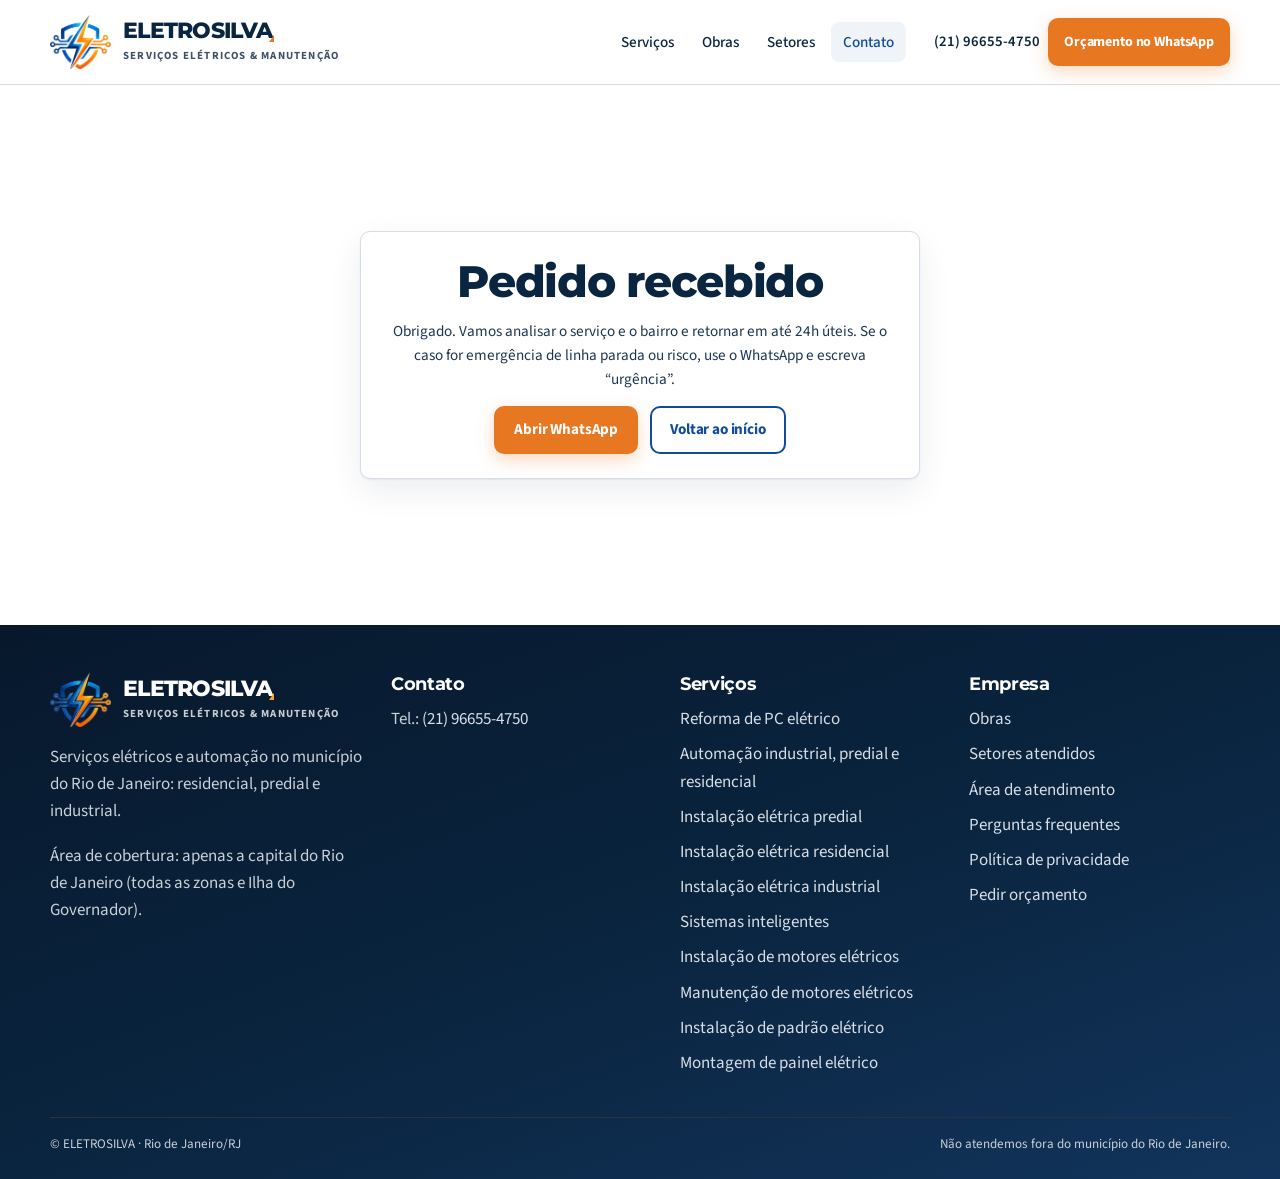
<file: obrigado.html>
<!DOCTYPE html>
<html lang="pt-BR">
<head>
<!-- Google Tag Manager -->
<script>(function(w,d,s,l,i){w[l]=w[l]||[];w[l].push({'gtm.start':
new Date().getTime(),event:'gtm.js'});var f=d.getElementsByTagName(s)[0],
j=d.createElement(s),dl=l!='dataLayer'?'&l='+l:'';j.async=true;j.src=
'https://www.googletagmanager.com/gtm.js?id='+i+dl;f.parentNode.insertBefore(j,f);
})(window,document,'script','dataLayer','GTM-MVVCDT7N');</script>
<!-- End Google Tag Manager -->
  <meta charset="utf-8">
  <meta name="viewport" content="width=device-width, initial-scale=1">
  <title>Pedido recebido | ELETROSILVA</title>
  <meta name="description" content="Recebemos seu pedido de orçamento. A ELETROSILVA retorna em até 24h úteis.">
  <link rel="canonical" href="https://eletrosilvaservicos.com/obrigado.html">
  <meta name="robots" content="noindex">
  <meta name="theme-color" content="#0A2540">
  <meta name="referrer" content="strict-origin-when-cross-origin">
  <meta property="og:type" content="website">
  <meta property="og:locale" content="pt_BR">
  <meta property="og:site_name" content="ELETROSILVA">
  <meta property="og:title" content="Pedido recebido | ELETROSILVA">
  <meta property="og:description" content="Recebemos seu pedido de orçamento. A ELETROSILVA retorna em até 24h úteis.">
  <meta property="og:url" content="https://eletrosilvaservicos.com/obrigado.html">
  <meta property="og:image" content="https://eletrosilvaservicos.com/img/logo.png">
  <meta name="twitter:card" content="summary_large_image">
  <meta name="twitter:title" content="Pedido recebido | ELETROSILVA">
  <meta name="twitter:description" content="Recebemos seu pedido de orçamento. A ELETROSILVA retorna em até 24h úteis.">
  <link rel="icon" href="img/favicon.svg" type="image/svg+xml">
  <link rel="preconnect" href="https://fonts.googleapis.com">
  <link rel="preconnect" href="https://fonts.gstatic.com" crossorigin>
  <link href="https://fonts.googleapis.com/css2?family=Montserrat:wght@600;700;800&family=Source+Sans+3:wght@400;500;600;700&display=swap" rel="stylesheet">
  <style>
    :root{--blue:#0F4C9A;--ink:#0A2540;--cta:#E87722;--header-h:84px}
    *{box-sizing:border-box}
    body{margin:0;font-family:"Source Sans 3",system-ui,sans-serif;color:var(--ink);background:#f7f9fc}
    .header{position:sticky;top:0;z-index:80;background:#fff;border-bottom:1px solid #d5dde8}
    .header-inner{display:flex;align-items:center;gap:16px;min-height:84px}
    .wrap{width:min(calc(100% - 32px),1180px);margin-inline:auto}
    .logo{display:flex;align-items:center;text-decoration:none;color:#0A2540}
    .logo-lockup{display:flex;align-items:center;gap:12px}
    .logo-icon{height:52px;width:auto;display:block}
    .logo-name{display:block;font-family:Montserrat,sans-serif;font-weight:800;font-size:1.2rem;letter-spacing:-.03em;line-height:1;color:#0A2540}
    .logo-name-tail{color:#0A2540}
    .logo-sub{display:block;margin-top:4px;font-size:10px;font-weight:700;letter-spacing:.12em;text-transform:uppercase;color:#4A5D73}
    .nav,.phone-link{display:none}
    .menu-btn{width:48px;height:48px;border:1px solid #d5dde8;background:#fff;border-radius:8px}
    .hero{position:relative;background:#0A2540;color:#fff;min-height:78vh;display:flex;align-items:center}
    .hero-overlay{position:absolute;inset:0;background:linear-gradient(105deg,rgba(10,37,64,.94),rgba(15,76,154,.55) 55%,rgba(232,119,34,.28))}
    .hero .wrap{position:relative;z-index:1;padding:48px 0 56px}
    h1{font-family:Montserrat,sans-serif;font-size:clamp(1.75rem,4vw,2.75rem);line-height:1.15;margin:0 0 12px}
    .lead{font-size:1.05rem}
    .cta-row{display:flex;flex-wrap:wrap;gap:12px}
    .btn{display:inline-flex;align-items:center;justify-content:center;min-height:48px;padding:0 18px;border-radius:10px;font-weight:700;text-decoration:none;border:2px solid transparent}
    .btn--primary{background:#E87722;color:#fff}
    .btn--ghost{color:#fff;border-color:rgba(255,255,255,.55)}
    .eyebrow{font-size:13px;font-weight:700;letter-spacing:.12em;text-transform:uppercase;color:#F9A825}
  </style>
  <link rel="stylesheet" href="css/site.css?v=20260922">
  
</head>
<body data-page="obrigado">
<!-- Google Tag Manager (noscript) -->
<noscript><iframe src="https://www.googletagmanager.com/ns.html?id=GTM-MVVCDT7N"
height="0" width="0" style="display:none;visibility:hidden"></iframe></noscript>
<!-- End Google Tag Manager (noscript) -->

<a class="skip" href="#conteudo">Ir para o conteúdo</a>
<header class="header">
  <div class="wrap header-inner">
    <a class="logo" href="index.html" aria-label="ELETROSILVA - Serviços elétricos e manutenção"><span class="logo-lockup">
      <img class="logo-icon" src="img/logo-icon.png?v=20260922" width="56" height="50" alt="" decoding="async" aria-hidden="true">
      <span class="logo-text">
        <span class="logo-name">ELETRO<span class="logo-name-tail">SILVA</span></span>
        <span class="logo-sub">Serviços elétricos &amp; manutenção</span>
      </span>
    </span></a>
    <nav class="nav" aria-label="Principal"><a href="index.html#servicos">Serviços</a><a href="index.html#obras">Obras</a><a href="index.html#setores">Setores</a><a href="index.html#contato" aria-current="page">Contato</a></nav>
    <div class="header-actions">
      <a class="phone-link" data-href="phone" data-fill="phoneDisplay" href="tel:+5521966554750">(21) 96655-4750</a>
      <a class="btn btn--primary btn--sm" data-wa="Olá! Vim pelo site e quero solicitar um orçamento." href="#contato">Orçamento no WhatsApp</a>
      <button class="menu-btn" type="button" aria-label="Abrir menu" aria-controls="menu-mobile" aria-expanded="false">
        <svg viewBox="0 0 24 24" fill="none" stroke="currentColor" stroke-width="2" aria-hidden="true"><path d="M4 7h16M4 12h16M4 17h16"/></svg>
      </button>
    </div>
  </div>
  <nav class="wrap nav-mobile" id="menu-mobile" aria-label="Menu móvel"><a href="index.html#servicos">Serviços</a><a href="index.html#obras">Obras</a><a href="index.html#setores">Setores</a><a href="index.html#contato" aria-current="page">Contato</a></nav>
</header>
<main id="conteudo" class="thanks">
  <div class="wrap">
    <div class="card thanks-card">
      <h1>Pedido recebido</h1>
      <p>Obrigado. Vamos analisar o serviço e o bairro e retornar em até 24h úteis. Se o caso for emergência de linha parada ou risco, use o WhatsApp e escreva “urgência”.</p>
      <div class="cta-row" style="justify-content:center">
        <a class="btn btn--primary" data-wa="Olá! Vim pelo site e gostaria de adiantar o orçamento pelo WhatsApp." href="index.html">Abrir WhatsApp</a>
        <a class="btn btn--outline" href="index.html">Voltar ao início</a>
      </div>
    </div>
  </div>
</main>

<footer class="footer">
  <div class="wrap footer-grid">
    <div>
      <div class="logo logo--footer" style="margin-bottom:12px"><span class="logo-lockup logo--footer">
      <img class="logo-icon" src="img/logo-icon.png?v=20260922" width="56" height="50" alt="" decoding="async" aria-hidden="true">
      <span class="logo-text">
        <span class="logo-name">ELETRO<span class="logo-name-tail">SILVA</span></span>
        <span class="logo-sub">Serviços elétricos &amp; manutenção</span>
      </span>
    </span></div>
      <p>Serviços elétricos e automação no município do Rio de Janeiro: residencial, predial e industrial.</p>
      <p>Área de cobertura: apenas a capital do Rio de Janeiro (todas as zonas e Ilha do Governador).</p>
    </div>
    <div>
      <h3>Contato</h3>
      <ul>
        <li>Tel.: <a data-href="phone" data-fill="phoneDisplay" href="tel:+5521966554750">(21) 96655-4750</a></li>
      </ul>
    </div>
    <div>
      <h3>Serviços</h3>
      <ul><li><a href="reforma-pc-eletrico-rio-de-janeiro.html">Reforma de PC elétrico</a></li><li><a href="automacao-industrial-predial-residencial-rio-de-janeiro.html">Automação industrial, predial e residencial</a></li><li><a href="instalacao-eletrica-predial-rio-de-janeiro.html">Instalação elétrica predial</a></li><li><a href="instalacao-eletrica-residencial-rio-de-janeiro.html">Instalação elétrica residencial</a></li><li><a href="instalacao-eletrica-industrial-rio-de-janeiro.html">Instalação elétrica industrial</a></li><li><a href="sistemas-inteligentes-rio-de-janeiro.html">Sistemas inteligentes</a></li><li><a href="instalacao-de-motores-eletricos-rio-de-janeiro.html">Instalação de motores elétricos</a></li><li><a href="manutencao-de-motores-eletricos-rio-de-janeiro.html">Manutenção de motores elétricos</a></li><li><a href="instalacao-de-padrao-eletrico-rio-de-janeiro.html">Instalação de padrão elétrico</a></li><li><a href="montagem-de-painel-eletrico-rio-de-janeiro.html">Montagem de painel elétrico</a></li></ul>
    </div>
    <div>
      <h3>Empresa</h3>
      <ul>
        <li><a href="index.html#obras">Obras</a></li>
        <li><a href="index.html#setores">Setores atendidos</a></li>
        <li><a href="index.html#area">Área de atendimento</a></li>
        <li><a href="index.html#faq">Perguntas frequentes</a></li>
        <li><a href="privacidade.html">Política de privacidade</a></li>
        <li><a href="index.html#contato">Pedir orçamento</a></li>
      </ul>
    </div>
  </div>
  <div class="wrap footer-bottom">
    <span>© ELETROSILVA · Rio de Janeiro/RJ</span>
    <span>Não atendemos fora do município do Rio de Janeiro.</span>
  </div>
</footer>
<a class="wa-float" data-wa="Olá! Vim pelo site e preciso de um orçamento." href="#contato" aria-label="Abrir conversa no WhatsApp"><svg viewBox="0 0 24 24" fill="none" stroke="currentColor" stroke-width="1.8" stroke-linecap="round" stroke-linejoin="round" aria-hidden="true"><path fill="currentColor" stroke="none" d="M19.1 4.9A9.9 9.9 0 0 0 3.2 16.3L2 22l5.8-1.2A9.9 9.9 0 1 0 19.1 4.9zM12 20a8 8 0 0 1-4.1-1.1l-.3-.2-3.5.7.7-3.4-.2-.3A8 8 0 1 1 12 20zm4.4-5.9c-.2-.1-1.4-.7-1.6-.8s-.4-.1-.5.1-.6.8-.7.9-.3.2-.5.1a6.5 6.5 0 0 1-1.9-1.2 7.2 7.2 0 0 1-1.3-1.6c-.1-.2 0-.4.1-.5l.4-.4.1-.3c0-.1 0-.3-.1-.4s-.5-1.3-.7-1.8c-.2-.5-.4-.4-.5-.4h-.4c-.1 0-.4.1-.6.3s-.8.8-.8 1.9.8 2.2.9 2.3c.1.2 1.6 2.5 3.8 3.4 1.4.6 1.9.6 2.6.5.4-.1 1.4-.6 1.6-1.1s.2-1 .1-1.1c-.1 0-.3-.1-.5-.2z"/></svg></a>
<script src="js/config.js?v=20260922" defer></script>
<script src="js/site.js?v=20260922" defer></script>

</body></html>
</file>
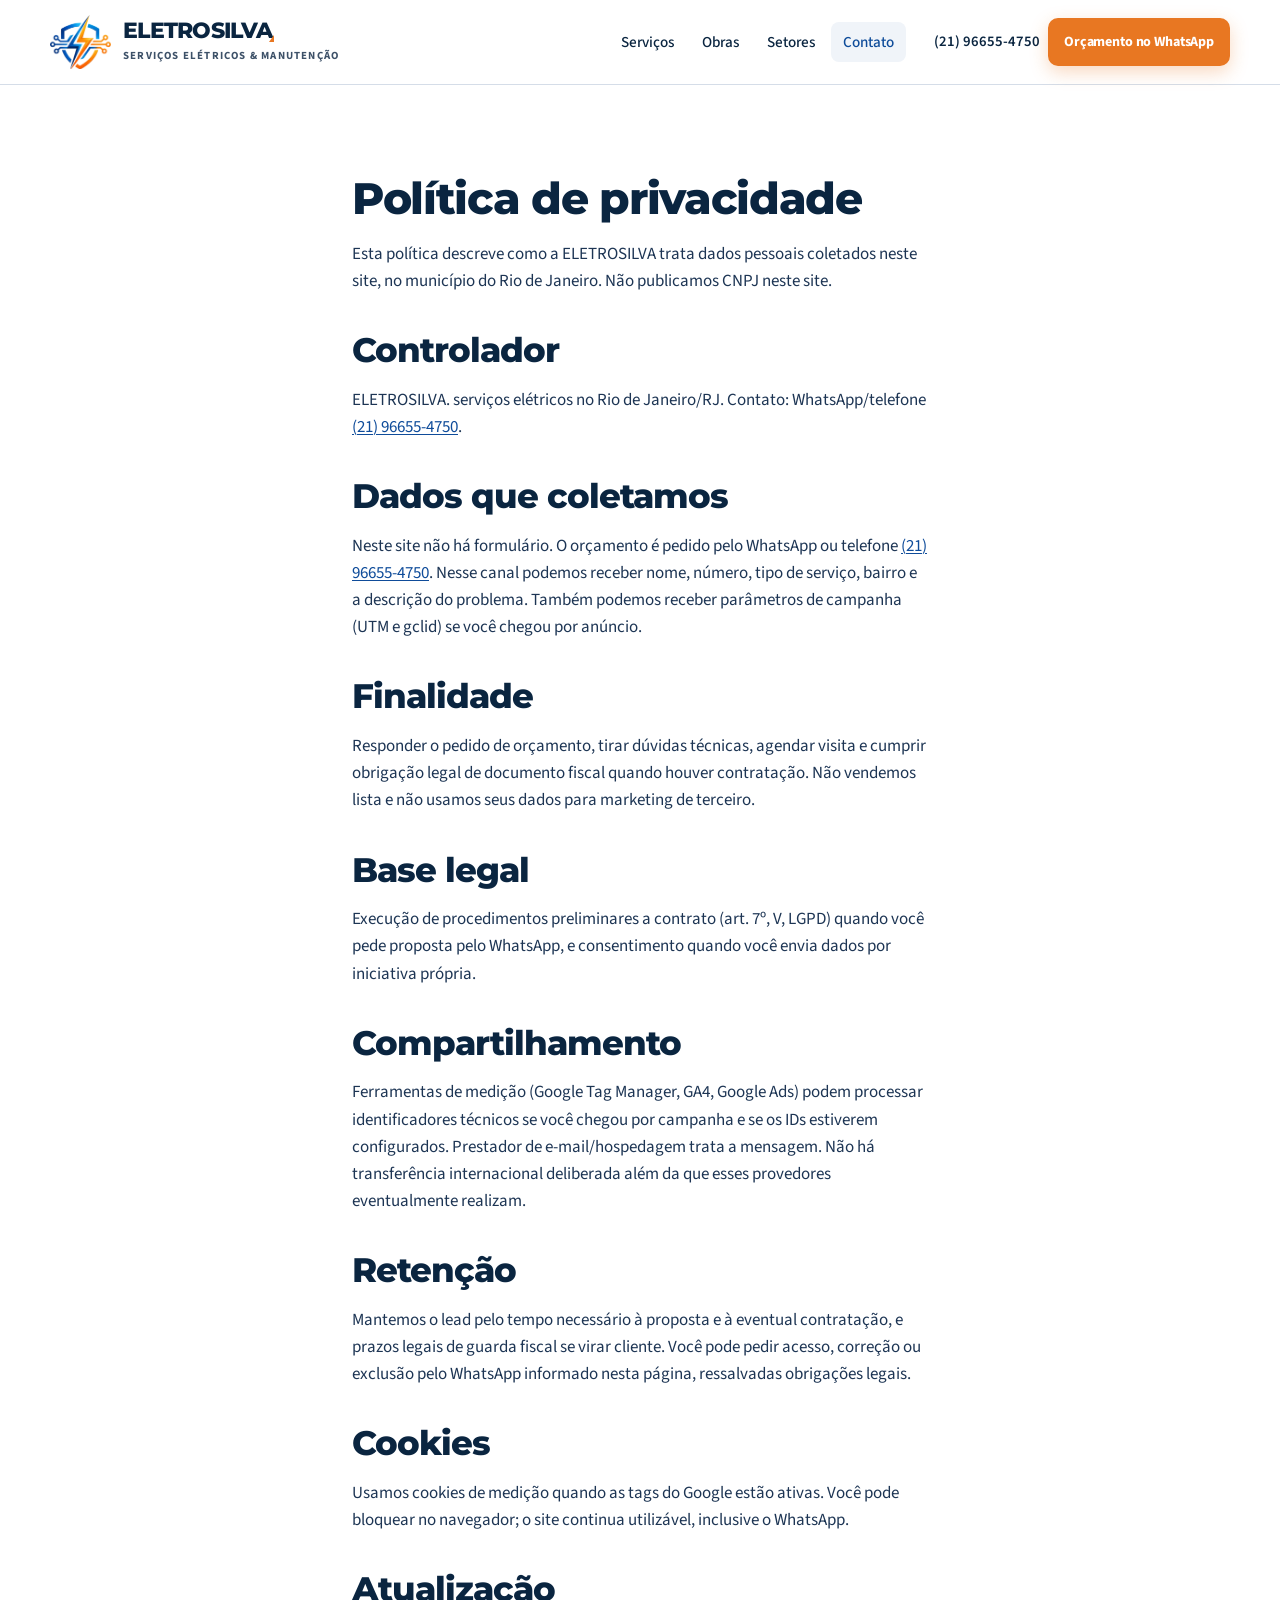
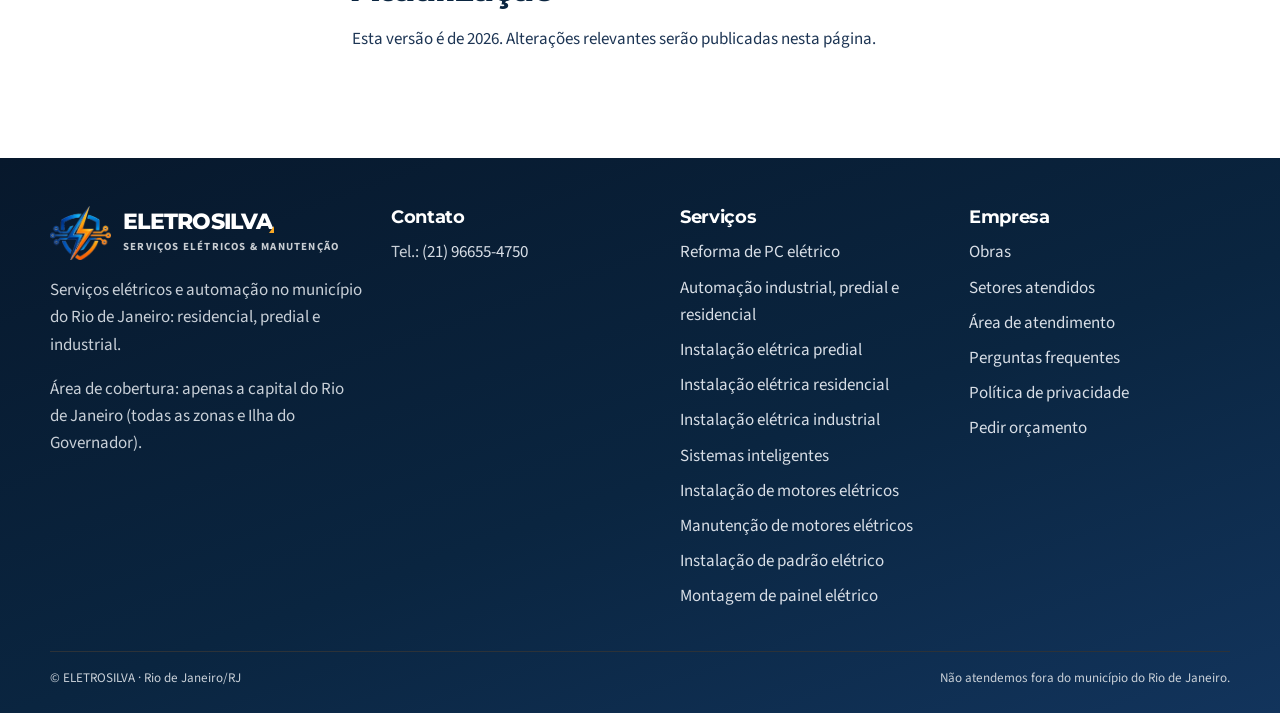
<file: privacidade.html>
<!DOCTYPE html>
<html lang="pt-BR">
<head>
<!-- Google Tag Manager -->
<script>(function(w,d,s,l,i){w[l]=w[l]||[];w[l].push({'gtm.start':
new Date().getTime(),event:'gtm.js'});var f=d.getElementsByTagName(s)[0],
j=d.createElement(s),dl=l!='dataLayer'?'&l='+l:'';j.async=true;j.src=
'https://www.googletagmanager.com/gtm.js?id='+i+dl;f.parentNode.insertBefore(j,f);
})(window,document,'script','dataLayer','GTM-MVVCDT7N');</script>
<!-- End Google Tag Manager -->
  <meta charset="utf-8">
  <meta name="viewport" content="width=device-width, initial-scale=1">
  <title>Política de privacidade | ELETROSILVA</title>
  <meta name="description" content="Como a ELETROSILVA trata dados de orçamento no site, em conformidade com a LGPD. Sem CNPJ nesta página.">
  <link rel="canonical" href="https://eletrosilvaservicos.com/privacidade.html">
  <meta name="robots" content="index,follow">
  <meta name="theme-color" content="#0A2540">
  <meta name="referrer" content="strict-origin-when-cross-origin">
  <meta property="og:type" content="website">
  <meta property="og:locale" content="pt_BR">
  <meta property="og:site_name" content="ELETROSILVA">
  <meta property="og:title" content="Política de privacidade | ELETROSILVA">
  <meta property="og:description" content="Como a ELETROSILVA trata dados de orçamento no site, em conformidade com a LGPD. Sem CNPJ nesta página.">
  <meta property="og:url" content="https://eletrosilvaservicos.com/privacidade.html">
  <meta property="og:image" content="https://eletrosilvaservicos.com/img/logo.png">
  <meta name="twitter:card" content="summary_large_image">
  <meta name="twitter:title" content="Política de privacidade | ELETROSILVA">
  <meta name="twitter:description" content="Como a ELETROSILVA trata dados de orçamento no site, em conformidade com a LGPD. Sem CNPJ nesta página.">
  <link rel="icon" href="img/favicon.svg" type="image/svg+xml">
  <link rel="preconnect" href="https://fonts.googleapis.com">
  <link rel="preconnect" href="https://fonts.gstatic.com" crossorigin>
  <link href="https://fonts.googleapis.com/css2?family=Montserrat:wght@600;700;800&family=Source+Sans+3:wght@400;500;600;700&display=swap" rel="stylesheet">
  <style>
    :root{--blue:#0F4C9A;--ink:#0A2540;--cta:#E87722;--header-h:84px}
    *{box-sizing:border-box}
    body{margin:0;font-family:"Source Sans 3",system-ui,sans-serif;color:var(--ink);background:#f7f9fc}
    .header{position:sticky;top:0;z-index:80;background:#fff;border-bottom:1px solid #d5dde8}
    .header-inner{display:flex;align-items:center;gap:16px;min-height:84px}
    .wrap{width:min(calc(100% - 32px),1180px);margin-inline:auto}
    .logo{display:flex;align-items:center;text-decoration:none;color:#0A2540}
    .logo-lockup{display:flex;align-items:center;gap:12px}
    .logo-icon{height:52px;width:auto;display:block}
    .logo-name{display:block;font-family:Montserrat,sans-serif;font-weight:800;font-size:1.2rem;letter-spacing:-.03em;line-height:1;color:#0A2540}
    .logo-name-tail{color:#0A2540}
    .logo-sub{display:block;margin-top:4px;font-size:10px;font-weight:700;letter-spacing:.12em;text-transform:uppercase;color:#4A5D73}
    .nav,.phone-link{display:none}
    .menu-btn{width:48px;height:48px;border:1px solid #d5dde8;background:#fff;border-radius:8px}
    .hero{position:relative;background:#0A2540;color:#fff;min-height:78vh;display:flex;align-items:center}
    .hero-overlay{position:absolute;inset:0;background:linear-gradient(105deg,rgba(10,37,64,.94),rgba(15,76,154,.55) 55%,rgba(232,119,34,.28))}
    .hero .wrap{position:relative;z-index:1;padding:48px 0 56px}
    h1{font-family:Montserrat,sans-serif;font-size:clamp(1.75rem,4vw,2.75rem);line-height:1.15;margin:0 0 12px}
    .lead{font-size:1.05rem}
    .cta-row{display:flex;flex-wrap:wrap;gap:12px}
    .btn{display:inline-flex;align-items:center;justify-content:center;min-height:48px;padding:0 18px;border-radius:10px;font-weight:700;text-decoration:none;border:2px solid transparent}
    .btn--primary{background:#E87722;color:#fff}
    .btn--ghost{color:#fff;border-color:rgba(255,255,255,.55)}
    .eyebrow{font-size:13px;font-weight:700;letter-spacing:.12em;text-transform:uppercase;color:#F9A825}
  </style>
  <link rel="stylesheet" href="css/site.css?v=20260922">
  
</head>
<body>
<!-- Google Tag Manager (noscript) -->
<noscript><iframe src="https://www.googletagmanager.com/ns.html?id=GTM-MVVCDT7N"
height="0" width="0" style="display:none;visibility:hidden"></iframe></noscript>
<!-- End Google Tag Manager (noscript) -->

<a class="skip" href="#conteudo">Ir para o conteúdo</a>
<header class="header">
  <div class="wrap header-inner">
    <a class="logo" href="index.html" aria-label="ELETROSILVA - Serviços elétricos e manutenção"><span class="logo-lockup">
      <img class="logo-icon" src="img/logo-icon.png?v=20260922" width="56" height="50" alt="" decoding="async" aria-hidden="true">
      <span class="logo-text">
        <span class="logo-name">ELETRO<span class="logo-name-tail">SILVA</span></span>
        <span class="logo-sub">Serviços elétricos &amp; manutenção</span>
      </span>
    </span></a>
    <nav class="nav" aria-label="Principal"><a href="index.html#servicos">Serviços</a><a href="index.html#obras">Obras</a><a href="index.html#setores">Setores</a><a href="index.html#contato" aria-current="page">Contato</a></nav>
    <div class="header-actions">
      <a class="phone-link" data-href="phone" data-fill="phoneDisplay" href="tel:+5521966554750">(21) 96655-4750</a>
      <a class="btn btn--primary btn--sm" data-wa="Olá! Vim pelo site e quero solicitar um orçamento." href="#contato">Orçamento no WhatsApp</a>
      <button class="menu-btn" type="button" aria-label="Abrir menu" aria-controls="menu-mobile" aria-expanded="false">
        <svg viewBox="0 0 24 24" fill="none" stroke="currentColor" stroke-width="2" aria-hidden="true"><path d="M4 7h16M4 12h16M4 17h16"/></svg>
      </button>
    </div>
  </div>
  <nav class="wrap nav-mobile" id="menu-mobile" aria-label="Menu móvel"><a href="index.html#servicos">Serviços</a><a href="index.html#obras">Obras</a><a href="index.html#setores">Setores</a><a href="index.html#contato" aria-current="page">Contato</a></nav>
</header>
<main id="conteudo" class="section">
  <div class="wrap prose">
    <h1>Política de privacidade</h1>
    <p>Esta política descreve como a ELETROSILVA trata dados pessoais coletados neste site, no município do Rio de Janeiro. Não publicamos CNPJ neste site.</p>
    <h2>Controlador</h2>
    <p>ELETROSILVA. serviços elétricos no Rio de Janeiro/RJ. Contato: WhatsApp/telefone <a data-href="phone" data-fill="phoneDisplay" href="tel:+5521966554750">(21) 96655-4750</a>.</p>
    <h2>Dados que coletamos</h2>
    <p>Neste site não há formulário. O orçamento é pedido pelo WhatsApp ou telefone <a data-href="phone" data-fill="phoneDisplay" href="tel:+5521966554750">(21) 96655-4750</a>. Nesse canal podemos receber nome, número, tipo de serviço, bairro e a descrição do problema. Também podemos receber parâmetros de campanha (UTM e gclid) se você chegou por anúncio.</p>
    <h2>Finalidade</h2>
    <p>Responder o pedido de orçamento, tirar dúvidas técnicas, agendar visita e cumprir obrigação legal de documento fiscal quando houver contratação. Não vendemos lista e não usamos seus dados para marketing de terceiro.</p>
    <h2>Base legal</h2>
    <p>Execução de procedimentos preliminares a contrato (art. 7º, V, LGPD) quando você pede proposta pelo WhatsApp, e consentimento quando você envia dados por iniciativa própria.</p>
    <h2>Compartilhamento</h2>
    <p>Ferramentas de medição (Google Tag Manager, GA4, Google Ads) podem processar identificadores técnicos se você chegou por campanha e se os IDs estiverem configurados. Prestador de e-mail/hospedagem trata a mensagem. Não há transferência internacional deliberada além da que esses provedores eventualmente realizam.</p>
    <h2>Retenção</h2>
    <p>Mantemos o lead pelo tempo necessário à proposta e à eventual contratação, e prazos legais de guarda fiscal se virar cliente. Você pode pedir acesso, correção ou exclusão pelo WhatsApp informado nesta página, ressalvadas obrigações legais.</p>
    <h2>Cookies</h2>
    <p>Usamos cookies de medição quando as tags do Google estão ativas. Você pode bloquear no navegador; o site continua utilizável, inclusive o WhatsApp.</p>
    <h2>Atualização</h2>
    <p>Esta versão é de 2026. Alterações relevantes serão publicadas nesta página.</p>
  </div>
</main>

<footer class="footer">
  <div class="wrap footer-grid">
    <div>
      <div class="logo logo--footer" style="margin-bottom:12px"><span class="logo-lockup logo--footer">
      <img class="logo-icon" src="img/logo-icon.png?v=20260922" width="56" height="50" alt="" decoding="async" aria-hidden="true">
      <span class="logo-text">
        <span class="logo-name">ELETRO<span class="logo-name-tail">SILVA</span></span>
        <span class="logo-sub">Serviços elétricos &amp; manutenção</span>
      </span>
    </span></div>
      <p>Serviços elétricos e automação no município do Rio de Janeiro: residencial, predial e industrial.</p>
      <p>Área de cobertura: apenas a capital do Rio de Janeiro (todas as zonas e Ilha do Governador).</p>
    </div>
    <div>
      <h3>Contato</h3>
      <ul>
        <li>Tel.: <a data-href="phone" data-fill="phoneDisplay" href="tel:+5521966554750">(21) 96655-4750</a></li>
      </ul>
    </div>
    <div>
      <h3>Serviços</h3>
      <ul><li><a href="reforma-pc-eletrico-rio-de-janeiro.html">Reforma de PC elétrico</a></li><li><a href="automacao-industrial-predial-residencial-rio-de-janeiro.html">Automação industrial, predial e residencial</a></li><li><a href="instalacao-eletrica-predial-rio-de-janeiro.html">Instalação elétrica predial</a></li><li><a href="instalacao-eletrica-residencial-rio-de-janeiro.html">Instalação elétrica residencial</a></li><li><a href="instalacao-eletrica-industrial-rio-de-janeiro.html">Instalação elétrica industrial</a></li><li><a href="sistemas-inteligentes-rio-de-janeiro.html">Sistemas inteligentes</a></li><li><a href="instalacao-de-motores-eletricos-rio-de-janeiro.html">Instalação de motores elétricos</a></li><li><a href="manutencao-de-motores-eletricos-rio-de-janeiro.html">Manutenção de motores elétricos</a></li><li><a href="instalacao-de-padrao-eletrico-rio-de-janeiro.html">Instalação de padrão elétrico</a></li><li><a href="montagem-de-painel-eletrico-rio-de-janeiro.html">Montagem de painel elétrico</a></li></ul>
    </div>
    <div>
      <h3>Empresa</h3>
      <ul>
        <li><a href="index.html#obras">Obras</a></li>
        <li><a href="index.html#setores">Setores atendidos</a></li>
        <li><a href="index.html#area">Área de atendimento</a></li>
        <li><a href="index.html#faq">Perguntas frequentes</a></li>
        <li><a href="privacidade.html">Política de privacidade</a></li>
        <li><a href="index.html#contato">Pedir orçamento</a></li>
      </ul>
    </div>
  </div>
  <div class="wrap footer-bottom">
    <span>© ELETROSILVA · Rio de Janeiro/RJ</span>
    <span>Não atendemos fora do município do Rio de Janeiro.</span>
  </div>
</footer>
<a class="wa-float" data-wa="Olá! Vim pelo site e preciso de um orçamento." href="#contato" aria-label="Abrir conversa no WhatsApp"><svg viewBox="0 0 24 24" fill="none" stroke="currentColor" stroke-width="1.8" stroke-linecap="round" stroke-linejoin="round" aria-hidden="true"><path fill="currentColor" stroke="none" d="M19.1 4.9A9.9 9.9 0 0 0 3.2 16.3L2 22l5.8-1.2A9.9 9.9 0 1 0 19.1 4.9zM12 20a8 8 0 0 1-4.1-1.1l-.3-.2-3.5.7.7-3.4-.2-.3A8 8 0 1 1 12 20zm4.4-5.9c-.2-.1-1.4-.7-1.6-.8s-.4-.1-.5.1-.6.8-.7.9-.3.2-.5.1a6.5 6.5 0 0 1-1.9-1.2 7.2 7.2 0 0 1-1.3-1.6c-.1-.2 0-.4.1-.5l.4-.4.1-.3c0-.1 0-.3-.1-.4s-.5-1.3-.7-1.8c-.2-.5-.4-.4-.5-.4h-.4c-.1 0-.4.1-.6.3s-.8.8-.8 1.9.8 2.2.9 2.3c.1.2 1.6 2.5 3.8 3.4 1.4.6 1.9.6 2.6.5.4-.1 1.4-.6 1.6-1.1s.2-1 .1-1.1c-.1 0-.3-.1-.5-.2z"/></svg></a>
<script src="js/config.js?v=20260922" defer></script>
<script src="js/site.js?v=20260922" defer></script>

</body></html>
</file>
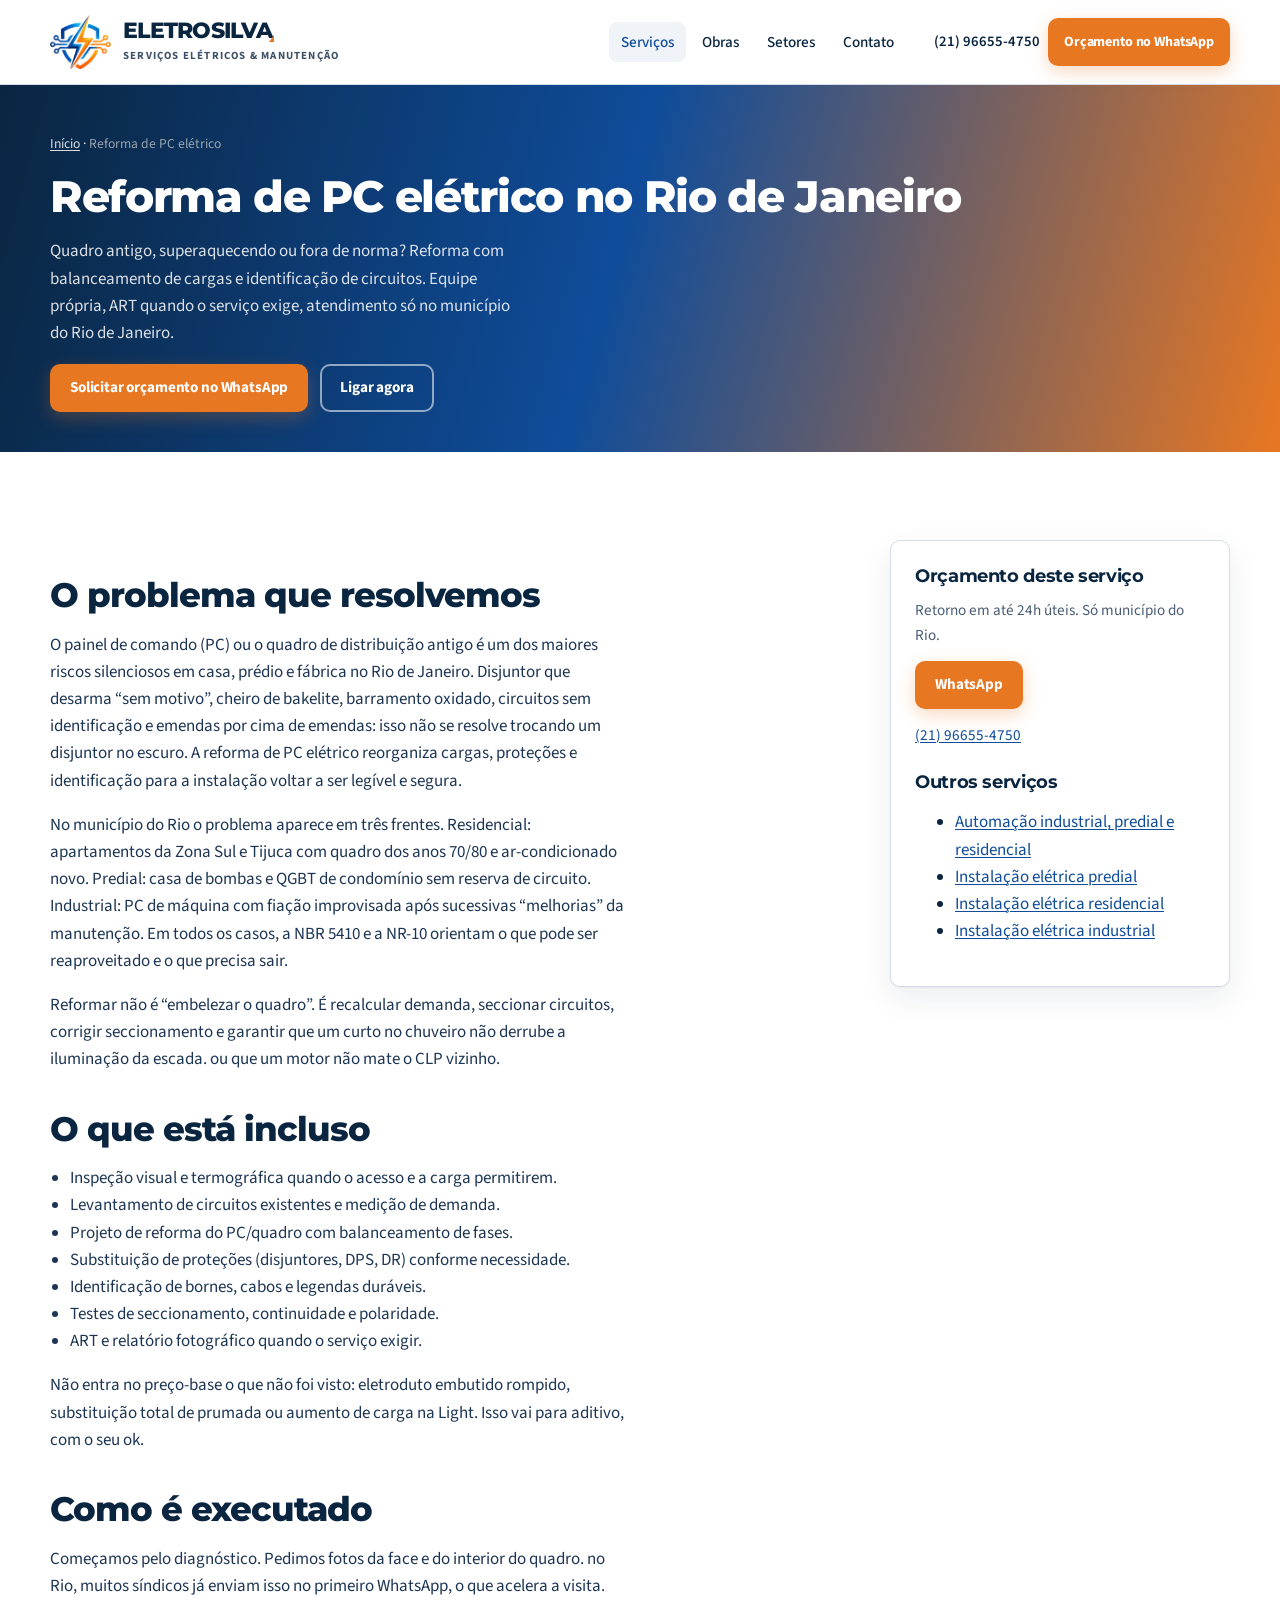
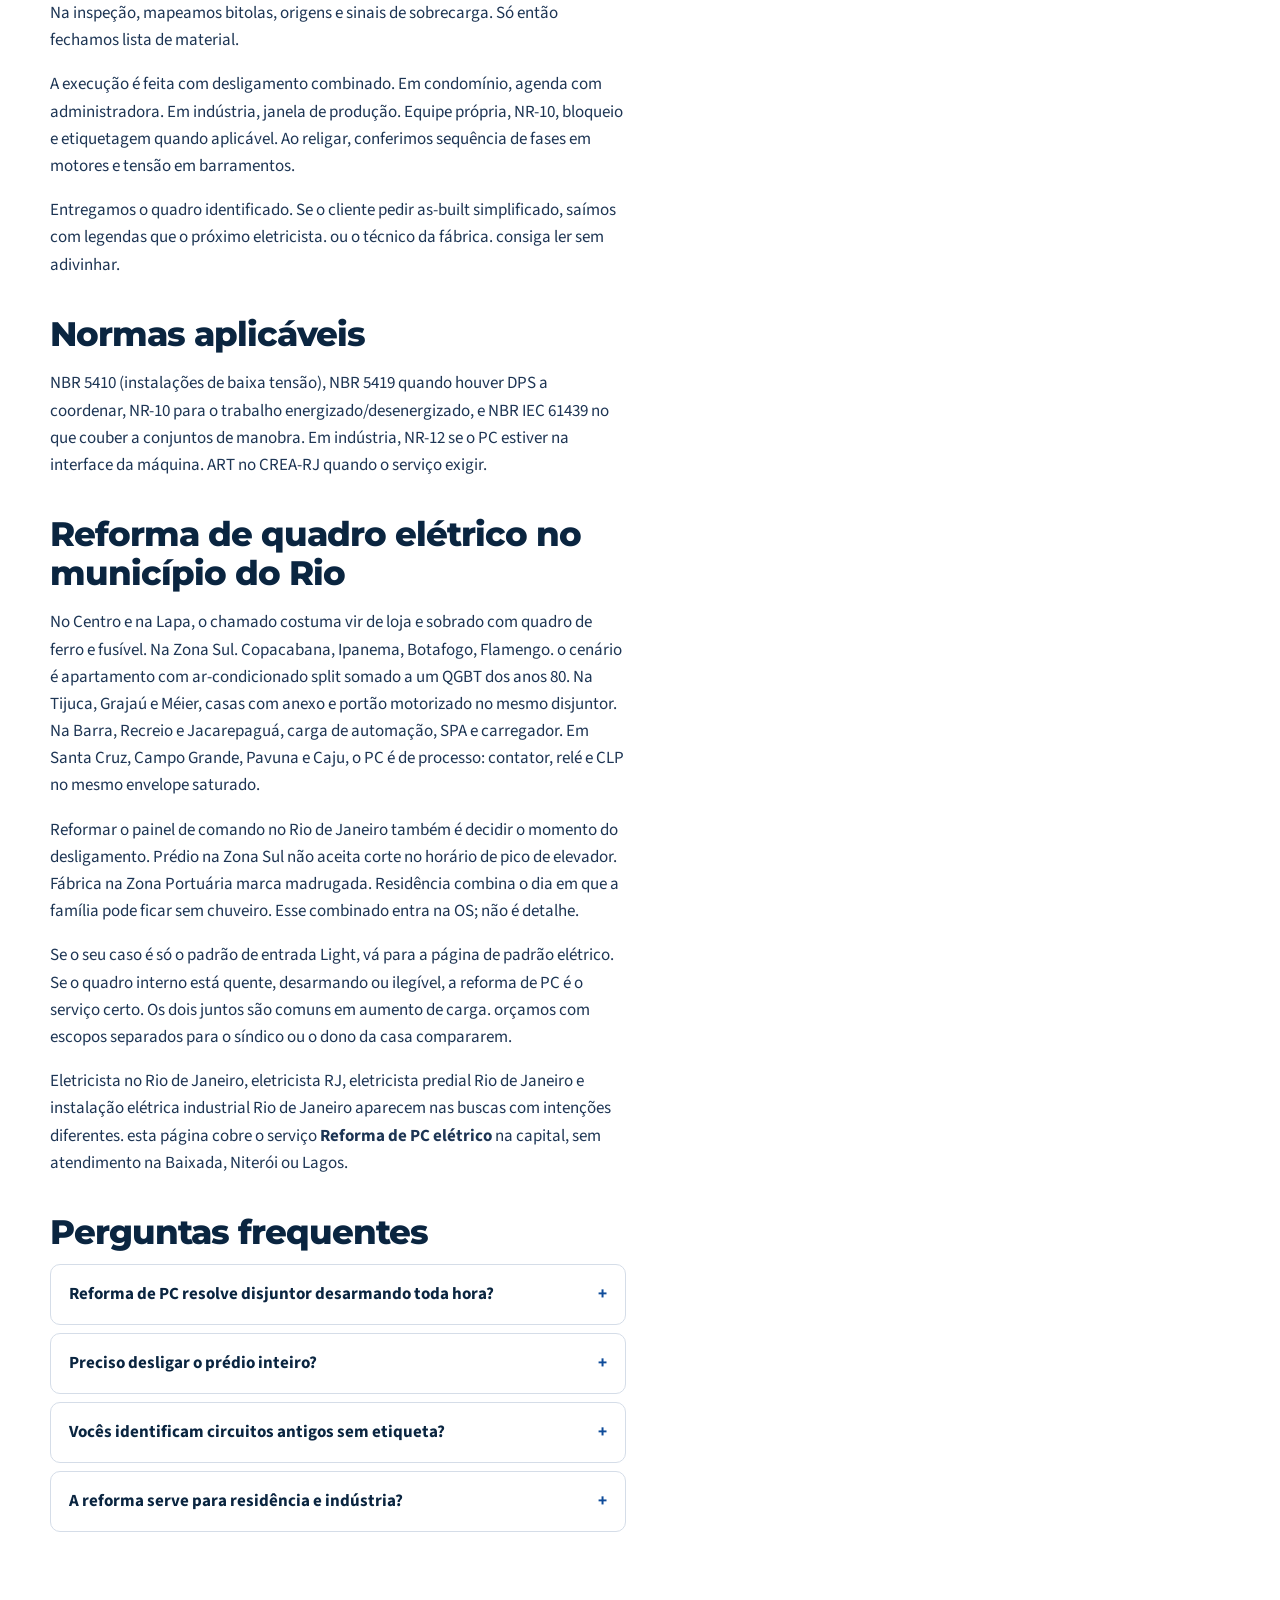
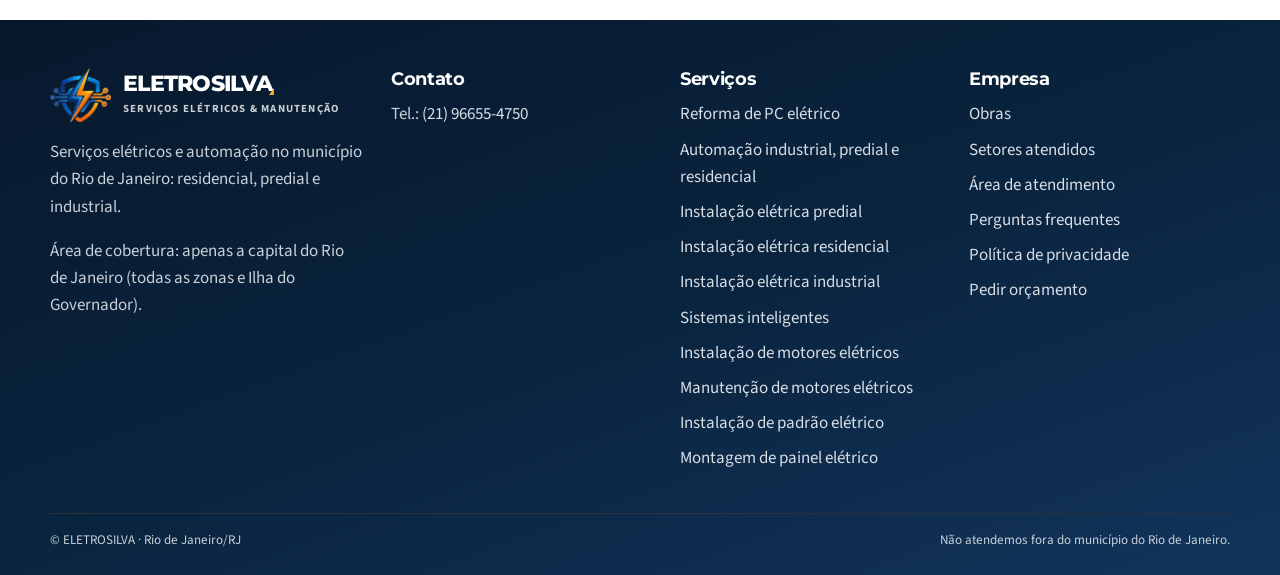
<file: reforma-pc-eletrico-rio-de-janeiro.html>
<!DOCTYPE html>
<html lang="pt-BR">
<head>
<!-- Google Tag Manager -->
<script>(function(w,d,s,l,i){w[l]=w[l]||[];w[l].push({'gtm.start':
new Date().getTime(),event:'gtm.js'});var f=d.getElementsByTagName(s)[0],
j=d.createElement(s),dl=l!='dataLayer'?'&l='+l:'';j.async=true;j.src=
'https://www.googletagmanager.com/gtm.js?id='+i+dl;f.parentNode.insertBefore(j,f);
})(window,document,'script','dataLayer','GTM-MVVCDT7N');</script>
<!-- End Google Tag Manager -->
  <meta charset="utf-8">
  <meta name="viewport" content="width=device-width, initial-scale=1">
  <title>Reforma de PC Elétrico no RJ | ELETROSILVA</title>
  <meta name="description" content="Reforma de quadro e painel de comando no Rio de Janeiro, com balanceamento de cargas, identificação e ART. Orçamento em até 24h.">
  <link rel="canonical" href="https://eletrosilvaservicos.com/reforma-pc-eletrico-rio-de-janeiro.html">
  <meta name="robots" content="index,follow">
  <meta name="theme-color" content="#0A2540">
  <meta name="referrer" content="strict-origin-when-cross-origin">
  <meta property="og:type" content="website">
  <meta property="og:locale" content="pt_BR">
  <meta property="og:site_name" content="ELETROSILVA">
  <meta property="og:title" content="Reforma de PC Elétrico no RJ | ELETROSILVA">
  <meta property="og:description" content="Reforma de quadro e painel de comando no Rio de Janeiro, com balanceamento de cargas, identificação e ART. Orçamento em até 24h.">
  <meta property="og:url" content="https://eletrosilvaservicos.com/reforma-pc-eletrico-rio-de-janeiro.html">
  <meta property="og:image" content="https://eletrosilvaservicos.com/img/logo.png">
  <meta name="twitter:card" content="summary_large_image">
  <meta name="twitter:title" content="Reforma de PC Elétrico no RJ | ELETROSILVA">
  <meta name="twitter:description" content="Reforma de quadro e painel de comando no Rio de Janeiro, com balanceamento de cargas, identificação e ART. Orçamento em até 24h.">
  <link rel="icon" href="img/favicon.svg" type="image/svg+xml">
  <link rel="preconnect" href="https://fonts.googleapis.com">
  <link rel="preconnect" href="https://fonts.gstatic.com" crossorigin>
  <link href="https://fonts.googleapis.com/css2?family=Montserrat:wght@600;700;800&family=Source+Sans+3:wght@400;500;600;700&display=swap" rel="stylesheet">
  <style>
    :root{--blue:#0F4C9A;--ink:#0A2540;--cta:#E87722;--header-h:84px}
    *{box-sizing:border-box}
    body{margin:0;font-family:"Source Sans 3",system-ui,sans-serif;color:var(--ink);background:#f7f9fc}
    .header{position:sticky;top:0;z-index:80;background:#fff;border-bottom:1px solid #d5dde8}
    .header-inner{display:flex;align-items:center;gap:16px;min-height:84px}
    .wrap{width:min(calc(100% - 32px),1180px);margin-inline:auto}
    .logo{display:flex;align-items:center;text-decoration:none;color:#0A2540}
    .logo-lockup{display:flex;align-items:center;gap:12px}
    .logo-icon{height:52px;width:auto;display:block}
    .logo-name{display:block;font-family:Montserrat,sans-serif;font-weight:800;font-size:1.2rem;letter-spacing:-.03em;line-height:1;color:#0A2540}
    .logo-name-tail{color:#0A2540}
    .logo-sub{display:block;margin-top:4px;font-size:10px;font-weight:700;letter-spacing:.12em;text-transform:uppercase;color:#4A5D73}
    .nav,.phone-link{display:none}
    .menu-btn{width:48px;height:48px;border:1px solid #d5dde8;background:#fff;border-radius:8px}
    .hero{position:relative;background:#0A2540;color:#fff;min-height:78vh;display:flex;align-items:center}
    .hero-overlay{position:absolute;inset:0;background:linear-gradient(105deg,rgba(10,37,64,.94),rgba(15,76,154,.55) 55%,rgba(232,119,34,.28))}
    .hero .wrap{position:relative;z-index:1;padding:48px 0 56px}
    h1{font-family:Montserrat,sans-serif;font-size:clamp(1.75rem,4vw,2.75rem);line-height:1.15;margin:0 0 12px}
    .lead{font-size:1.05rem}
    .cta-row{display:flex;flex-wrap:wrap;gap:12px}
    .btn{display:inline-flex;align-items:center;justify-content:center;min-height:48px;padding:0 18px;border-radius:10px;font-weight:700;text-decoration:none;border:2px solid transparent}
    .btn--primary{background:#E87722;color:#fff}
    .btn--ghost{color:#fff;border-color:rgba(255,255,255,.55)}
    .eyebrow{font-size:13px;font-weight:700;letter-spacing:.12em;text-transform:uppercase;color:#F9A825}
  </style>
  <link rel="stylesheet" href="css/site.css?v=20260922">
  <script type="application/ld+json">{"@context":"https://schema.org","@type":["Electrician","LocalBusiness"],"name":"ELETROSILVA","url":"https://eletrosilvaservicos.com","telephone":"+5521966554750","priceRange":"$$","address":{"@type":"PostalAddress","addressLocality":"Rio de Janeiro","addressRegion":"RJ","addressCountry":"BR"},"areaServed":{"@type":"City","name":"Rio de Janeiro"}}</script>
<script type="application/ld+json">{"@context":"https://schema.org","@type":"Service","name":"Reforma de PC elétrico","description":"Reforma de quadro e painel de comando no Rio de Janeiro, com balanceamento de cargas, identificação e ART. Orçamento em até 24h.","url":"https://eletrosilvaservicos.com/reforma-pc-eletrico-rio-de-janeiro.html","areaServed":{"@type":"City","name":"Rio de Janeiro"},"provider":{"@type":"Electrician","name":"ELETROSILVA"}}</script>
<script type="application/ld+json">{"@context":"https://schema.org","@type":"FAQPage","mainEntity":[{"@type":"Question","name":"Reforma de PC resolve disjuntor desarmando toda hora?","acceptedAnswer":{"@type":"Answer","text":"Resolve se a causa for circuito mal dividido, proteção subdimensionada ou conexão ruim. Se a causa for curto na instalação interna ou equipamento defeituoso, o quadro só denuncia o problema. e nós apontamos o próximo passo."}},{"@type":"Question","name":"Preciso desligar o prédio inteiro?","acceptedAnswer":{"@type":"Answer","text":"Nem sempre. Muitos QGBT permitem seccionar por bloco. O plano de desligamento sai na visita, não no chute."}},{"@type":"Question","name":"Vocês identificam circuitos antigos sem etiqueta?","acceptedAnswer":{"@type":"Answer","text":"Sim, por teste controlado. Demora mais do que um quadro novo, mas evita desligar o lugar errado no futuro."}},{"@type":"Question","name":"A reforma serve para residência e indústria?","acceptedAnswer":{"@type":"Answer","text":"Sim. Muda o critério de seletividade e o tipo de envelope (caixa de PVC vs. painel metálico), não a lógica de diagnóstico."}}]}</script>
<script type="application/ld+json">{"@context":"https://schema.org","@type":"BreadcrumbList","itemListElement":[{"@type":"ListItem","position":1,"name":"Início","item":"https://eletrosilvaservicos.com/"},{"@type":"ListItem","position":2,"name":"Reforma de PC elétrico","item":"https://eletrosilvaservicos.com/reforma-pc-eletrico-rio-de-janeiro.html"}]}</script>
</head>
<body data-page="servico" data-service="reforma-pc-eletrico">
<!-- Google Tag Manager (noscript) -->
<noscript><iframe src="https://www.googletagmanager.com/ns.html?id=GTM-MVVCDT7N"
height="0" width="0" style="display:none;visibility:hidden"></iframe></noscript>
<!-- End Google Tag Manager (noscript) -->

<a class="skip" href="#conteudo">Ir para o conteúdo</a>
<header class="header">
  <div class="wrap header-inner">
    <a class="logo" href="index.html" aria-label="ELETROSILVA - Serviços elétricos e manutenção"><span class="logo-lockup">
      <img class="logo-icon" src="img/logo-icon.png?v=20260922" width="56" height="50" alt="" decoding="async" aria-hidden="true">
      <span class="logo-text">
        <span class="logo-name">ELETRO<span class="logo-name-tail">SILVA</span></span>
        <span class="logo-sub">Serviços elétricos &amp; manutenção</span>
      </span>
    </span></a>
    <nav class="nav" aria-label="Principal"><a href="index.html#servicos" aria-current="page">Serviços</a><a href="index.html#obras">Obras</a><a href="index.html#setores">Setores</a><a href="index.html#contato">Contato</a></nav>
    <div class="header-actions">
      <a class="phone-link" data-href="phone" data-fill="phoneDisplay" href="tel:+5521966554750">(21) 96655-4750</a>
      <a class="btn btn--primary btn--sm" data-wa="Olá! Vim pelo site e quero solicitar um orçamento." href="#contato">Orçamento no WhatsApp</a>
      <button class="menu-btn" type="button" aria-label="Abrir menu" aria-controls="menu-mobile" aria-expanded="false">
        <svg viewBox="0 0 24 24" fill="none" stroke="currentColor" stroke-width="2" aria-hidden="true"><path d="M4 7h16M4 12h16M4 17h16"/></svg>
      </button>
    </div>
  </div>
  <nav class="wrap nav-mobile" id="menu-mobile" aria-label="Menu móvel"><a href="index.html#servicos" aria-current="page">Serviços</a><a href="index.html#obras">Obras</a><a href="index.html#setores">Setores</a><a href="index.html#contato">Contato</a></nav>
</header>
<main id="conteudo">
  <section class="page-hero">
    <div class="wrap">
      <nav class="breadcrumb" aria-label="Trilha"><a href="index.html">Início</a> · <span>Reforma de PC elétrico</span></nav>
      <h1>Reforma de PC elétrico no Rio de Janeiro</h1>
      <p>Quadro antigo, superaquecendo ou fora de norma? Reforma com balanceamento de cargas e identificação de circuitos. Equipe própria, ART quando o serviço exige, atendimento só no município do Rio de Janeiro.</p>
      <div class="cta-row">
        <a class="btn btn--primary" data-wa="Olá! Vim pelo site e preciso de orçamento para reforma de PC elétrico no Rio de Janeiro." href="#contato">Solicitar orçamento no WhatsApp</a>
        <a class="btn btn--ghost" data-href="phone" href="#contato">Ligar agora</a>
      </div>
    </div>
  </section>
  <section class="section">
    <div class="wrap content-split">
      <article class="prose">
        <h2>O problema que resolvemos</h2>
        <p>O painel de comando (PC) ou o quadro de distribuição antigo é um dos maiores riscos silenciosos em casa, prédio e fábrica no Rio de Janeiro. Disjuntor que desarma “sem motivo”, cheiro de bakelite, barramento oxidado, circuitos sem identificação e emendas por cima de emendas: isso não se resolve trocando um disjuntor no escuro. A reforma de PC elétrico reorganiza cargas, proteções e identificação para a instalação voltar a ser legível e segura.</p>
<p>No município do Rio o problema aparece em três frentes. Residencial: apartamentos da Zona Sul e Tijuca com quadro dos anos 70/80 e ar-condicionado novo. Predial: casa de bombas e QGBT de condomínio sem reserva de circuito. Industrial: PC de máquina com fiação improvisada após sucessivas “melhorias” da manutenção. Em todos os casos, a NBR 5410 e a NR-10 orientam o que pode ser reaproveitado e o que precisa sair.</p>
<p>Reformar não é “embelezar o quadro”. É recalcular demanda, seccionar circuitos, corrigir seccionamento e garantir que um curto no chuveiro não derrube a iluminação da escada. ou que um motor não mate o CLP vizinho.</p>
        <h2>O que está incluso</h2>
        <ul>
<li>Inspeção visual e termográfica quando o acesso e a carga permitirem.</li>
<li>Levantamento de circuitos existentes e medição de demanda.</li>
<li>Projeto de reforma do PC/quadro com balanceamento de fases.</li>
<li>Substituição de proteções (disjuntores, DPS, DR) conforme necessidade.</li>
<li>Identificação de bornes, cabos e legendas duráveis.</li>
<li>Testes de seccionamento, continuidade e polaridade.</li>
<li>ART e relatório fotográfico quando o serviço exigir.</li>
</ul>
<p>Não entra no preço-base o que não foi visto: eletroduto embutido rompido, substituição total de prumada ou aumento de carga na Light. Isso vai para aditivo, com o seu ok.</p>
        <h2>Como é executado</h2>
        <p>Começamos pelo diagnóstico. Pedimos fotos da face e do interior do quadro. no Rio, muitos síndicos já enviam isso no primeiro WhatsApp, o que acelera a visita. Na inspeção, mapeamos bitolas, origens e sinais de sobrecarga. Só então fechamos lista de material.</p>
<p>A execução é feita com desligamento combinado. Em condomínio, agenda com administradora. Em indústria, janela de produção. Equipe própria, NR-10, bloqueio e etiquetagem quando aplicável. Ao religar, conferimos sequência de fases em motores e tensão em barramentos.</p>
<p>Entregamos o quadro identificado. Se o cliente pedir as-built simplificado, saímos com legendas que o próximo eletricista. ou o técnico da fábrica. consiga ler sem adivinhar.</p>
        <h2>Normas aplicáveis</h2>
        <p>NBR 5410 (instalações de baixa tensão), NBR 5419 quando houver DPS a coordenar, NR-10 para o trabalho energizado/desenergizado, e NBR IEC 61439 no que couber a conjuntos de manobra. Em indústria, NR-12 se o PC estiver na interface da máquina. ART no CREA-RJ quando o serviço exigir.</p>
        <h2>Reforma de quadro elétrico no município do Rio</h2>
<p>No Centro e na Lapa, o chamado costuma vir de loja e sobrado com quadro de ferro e fusível. Na Zona Sul. Copacabana, Ipanema, Botafogo, Flamengo. o cenário é apartamento com ar-condicionado split somado a um QGBT dos anos 80. Na Tijuca, Grajaú e Méier, casas com anexo e portão motorizado no mesmo disjuntor. Na Barra, Recreio e Jacarepaguá, carga de automação, SPA e carregador. Em Santa Cruz, Campo Grande, Pavuna e Caju, o PC é de processo: contator, relé e CLP no mesmo envelope saturado.</p>
<p>Reformar o painel de comando no Rio de Janeiro também é decidir o momento do desligamento. Prédio na Zona Sul não aceita corte no horário de pico de elevador. Fábrica na Zona Portuária marca madrugada. Residência combina o dia em que a família pode ficar sem chuveiro. Esse combinado entra na OS; não é detalhe.</p>
<p>Se o seu caso é só o padrão de entrada Light, vá para a página de padrão elétrico. Se o quadro interno está quente, desarmando ou ilegível, a reforma de PC é o serviço certo. Os dois juntos são comuns em aumento de carga. orçamos com escopos separados para o síndico ou o dono da casa compararem.</p>
        <p>Eletricista no Rio de Janeiro, eletricista RJ, eletricista predial Rio de Janeiro e instalação elétrica industrial Rio de Janeiro aparecem nas buscas com intenções diferentes. esta página cobre o serviço <strong>Reforma de PC elétrico</strong> na capital, sem atendimento na Baixada, Niterói ou Lagos.</p>
        <h2>Perguntas frequentes</h2>
        <div class="faq">
    <div class="faq-item">
      <button type="button" aria-expanded="false" aria-controls="reforma-pc-eletrico-f0" id="reforma-pc-eletrico-b0">Reforma de PC resolve disjuntor desarmando toda hora?<span>+</span></button>
      <div class="faq-panel" id="reforma-pc-eletrico-f0"><p>Resolve se a causa for circuito mal dividido, proteção subdimensionada ou conexão ruim. Se a causa for curto na instalação interna ou equipamento defeituoso, o quadro só denuncia o problema. e nós apontamos o próximo passo.</p></div>
    </div>
    <div class="faq-item">
      <button type="button" aria-expanded="false" aria-controls="reforma-pc-eletrico-f1" id="reforma-pc-eletrico-b1">Preciso desligar o prédio inteiro?<span>+</span></button>
      <div class="faq-panel" id="reforma-pc-eletrico-f1"><p>Nem sempre. Muitos QGBT permitem seccionar por bloco. O plano de desligamento sai na visita, não no chute.</p></div>
    </div>
    <div class="faq-item">
      <button type="button" aria-expanded="false" aria-controls="reforma-pc-eletrico-f2" id="reforma-pc-eletrico-b2">Vocês identificam circuitos antigos sem etiqueta?<span>+</span></button>
      <div class="faq-panel" id="reforma-pc-eletrico-f2"><p>Sim, por teste controlado. Demora mais do que um quadro novo, mas evita desligar o lugar errado no futuro.</p></div>
    </div>
    <div class="faq-item">
      <button type="button" aria-expanded="false" aria-controls="reforma-pc-eletrico-f3" id="reforma-pc-eletrico-b3">A reforma serve para residência e indústria?<span>+</span></button>
      <div class="faq-panel" id="reforma-pc-eletrico-f3"><p>Sim. Muda o critério de seletividade e o tipo de envelope (caixa de PVC vs. painel metálico), não a lógica de diagnóstico.</p></div>
    </div></div>
      </article>
      <aside class="sticky-cta">
        <div class="card" id="contato">
          <h3>Orçamento deste serviço</h3>
          <p class="muted">Retorno em até 24h úteis. Só município do Rio.</p>
          <p><a class="btn btn--primary" data-wa="Olá! Vim pelo site e preciso de orçamento para reforma de PC elétrico no Rio de Janeiro." href="#contato">WhatsApp</a></p>
          <p class="muted"><a data-href="phone" data-fill="phoneDisplay" href="tel:+5521966554750">(21) 96655-4750</a></p>
          <h3 style="margin-top:24px">Outros serviços</h3>
          <ul><li><a href="automacao-industrial-predial-residencial-rio-de-janeiro.html">Automação industrial, predial e residencial</a></li><li><a href="instalacao-eletrica-predial-rio-de-janeiro.html">Instalação elétrica predial</a></li><li><a href="instalacao-eletrica-residencial-rio-de-janeiro.html">Instalação elétrica residencial</a></li><li><a href="instalacao-eletrica-industrial-rio-de-janeiro.html">Instalação elétrica industrial</a></li></ul>
        </div>
      </aside>
    </div>
  </section>
</main>

<footer class="footer">
  <div class="wrap footer-grid">
    <div>
      <div class="logo logo--footer" style="margin-bottom:12px"><span class="logo-lockup logo--footer">
      <img class="logo-icon" src="img/logo-icon.png?v=20260922" width="56" height="50" alt="" decoding="async" aria-hidden="true">
      <span class="logo-text">
        <span class="logo-name">ELETRO<span class="logo-name-tail">SILVA</span></span>
        <span class="logo-sub">Serviços elétricos &amp; manutenção</span>
      </span>
    </span></div>
      <p>Serviços elétricos e automação no município do Rio de Janeiro: residencial, predial e industrial.</p>
      <p>Área de cobertura: apenas a capital do Rio de Janeiro (todas as zonas e Ilha do Governador).</p>
    </div>
    <div>
      <h3>Contato</h3>
      <ul>
        <li>Tel.: <a data-href="phone" data-fill="phoneDisplay" href="tel:+5521966554750">(21) 96655-4750</a></li>
      </ul>
    </div>
    <div>
      <h3>Serviços</h3>
      <ul><li><a href="reforma-pc-eletrico-rio-de-janeiro.html">Reforma de PC elétrico</a></li><li><a href="automacao-industrial-predial-residencial-rio-de-janeiro.html">Automação industrial, predial e residencial</a></li><li><a href="instalacao-eletrica-predial-rio-de-janeiro.html">Instalação elétrica predial</a></li><li><a href="instalacao-eletrica-residencial-rio-de-janeiro.html">Instalação elétrica residencial</a></li><li><a href="instalacao-eletrica-industrial-rio-de-janeiro.html">Instalação elétrica industrial</a></li><li><a href="sistemas-inteligentes-rio-de-janeiro.html">Sistemas inteligentes</a></li><li><a href="instalacao-de-motores-eletricos-rio-de-janeiro.html">Instalação de motores elétricos</a></li><li><a href="manutencao-de-motores-eletricos-rio-de-janeiro.html">Manutenção de motores elétricos</a></li><li><a href="instalacao-de-padrao-eletrico-rio-de-janeiro.html">Instalação de padrão elétrico</a></li><li><a href="montagem-de-painel-eletrico-rio-de-janeiro.html">Montagem de painel elétrico</a></li></ul>
    </div>
    <div>
      <h3>Empresa</h3>
      <ul>
        <li><a href="index.html#obras">Obras</a></li>
        <li><a href="index.html#setores">Setores atendidos</a></li>
        <li><a href="index.html#area">Área de atendimento</a></li>
        <li><a href="index.html#faq">Perguntas frequentes</a></li>
        <li><a href="privacidade.html">Política de privacidade</a></li>
        <li><a href="index.html#contato">Pedir orçamento</a></li>
      </ul>
    </div>
  </div>
  <div class="wrap footer-bottom">
    <span>© ELETROSILVA · Rio de Janeiro/RJ</span>
    <span>Não atendemos fora do município do Rio de Janeiro.</span>
  </div>
</footer>
<a class="wa-float" data-wa="Olá! Vim pelo site e preciso de um orçamento." href="#contato" aria-label="Abrir conversa no WhatsApp"><svg viewBox="0 0 24 24" fill="none" stroke="currentColor" stroke-width="1.8" stroke-linecap="round" stroke-linejoin="round" aria-hidden="true"><path fill="currentColor" stroke="none" d="M19.1 4.9A9.9 9.9 0 0 0 3.2 16.3L2 22l5.8-1.2A9.9 9.9 0 1 0 19.1 4.9zM12 20a8 8 0 0 1-4.1-1.1l-.3-.2-3.5.7.7-3.4-.2-.3A8 8 0 1 1 12 20zm4.4-5.9c-.2-.1-1.4-.7-1.6-.8s-.4-.1-.5.1-.6.8-.7.9-.3.2-.5.1a6.5 6.5 0 0 1-1.9-1.2 7.2 7.2 0 0 1-1.3-1.6c-.1-.2 0-.4.1-.5l.4-.4.1-.3c0-.1 0-.3-.1-.4s-.5-1.3-.7-1.8c-.2-.5-.4-.4-.5-.4h-.4c-.1 0-.4.1-.6.3s-.8.8-.8 1.9.8 2.2.9 2.3c.1.2 1.6 2.5 3.8 3.4 1.4.6 1.9.6 2.6.5.4-.1 1.4-.6 1.6-1.1s.2-1 .1-1.1c-.1 0-.3-.1-.5-.2z"/></svg></a>
<script src="js/config.js?v=20260922" defer></script>
<script src="js/site.js?v=20260922" defer></script>

</body></html>
</file>
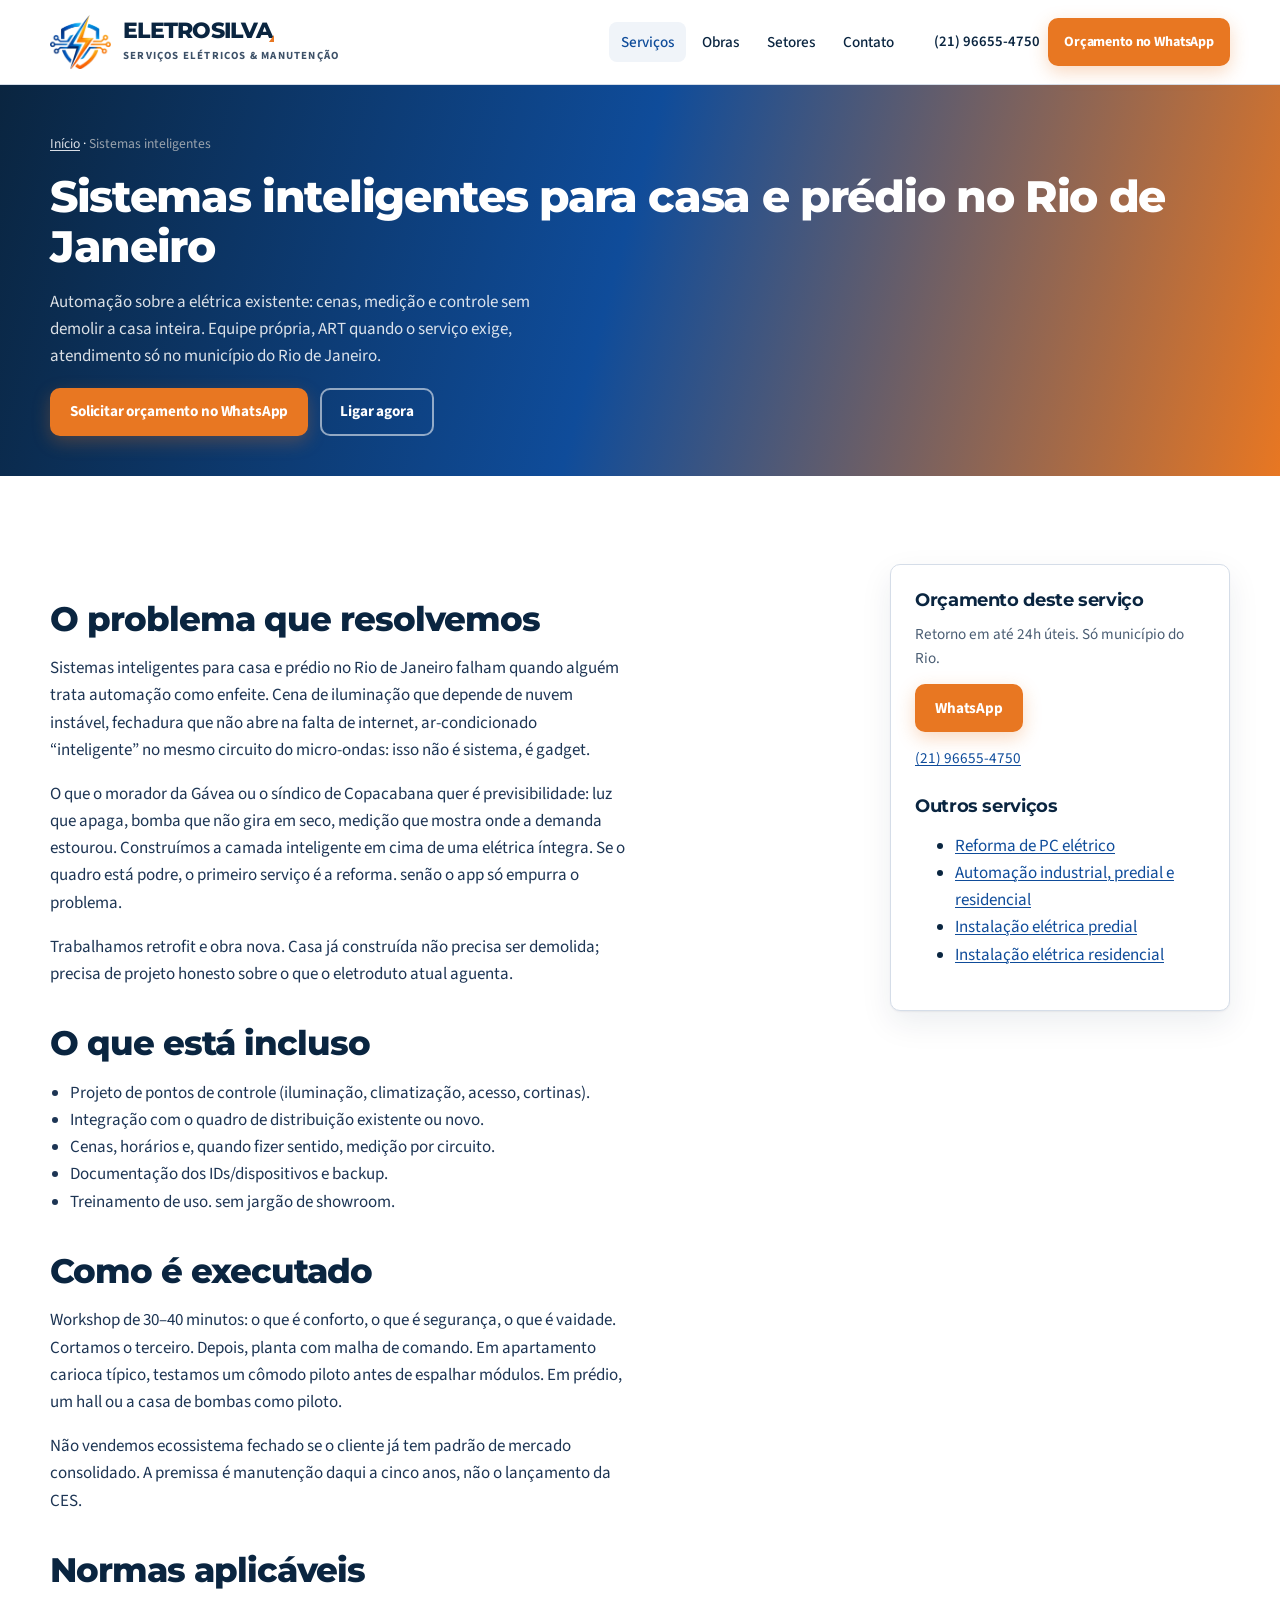
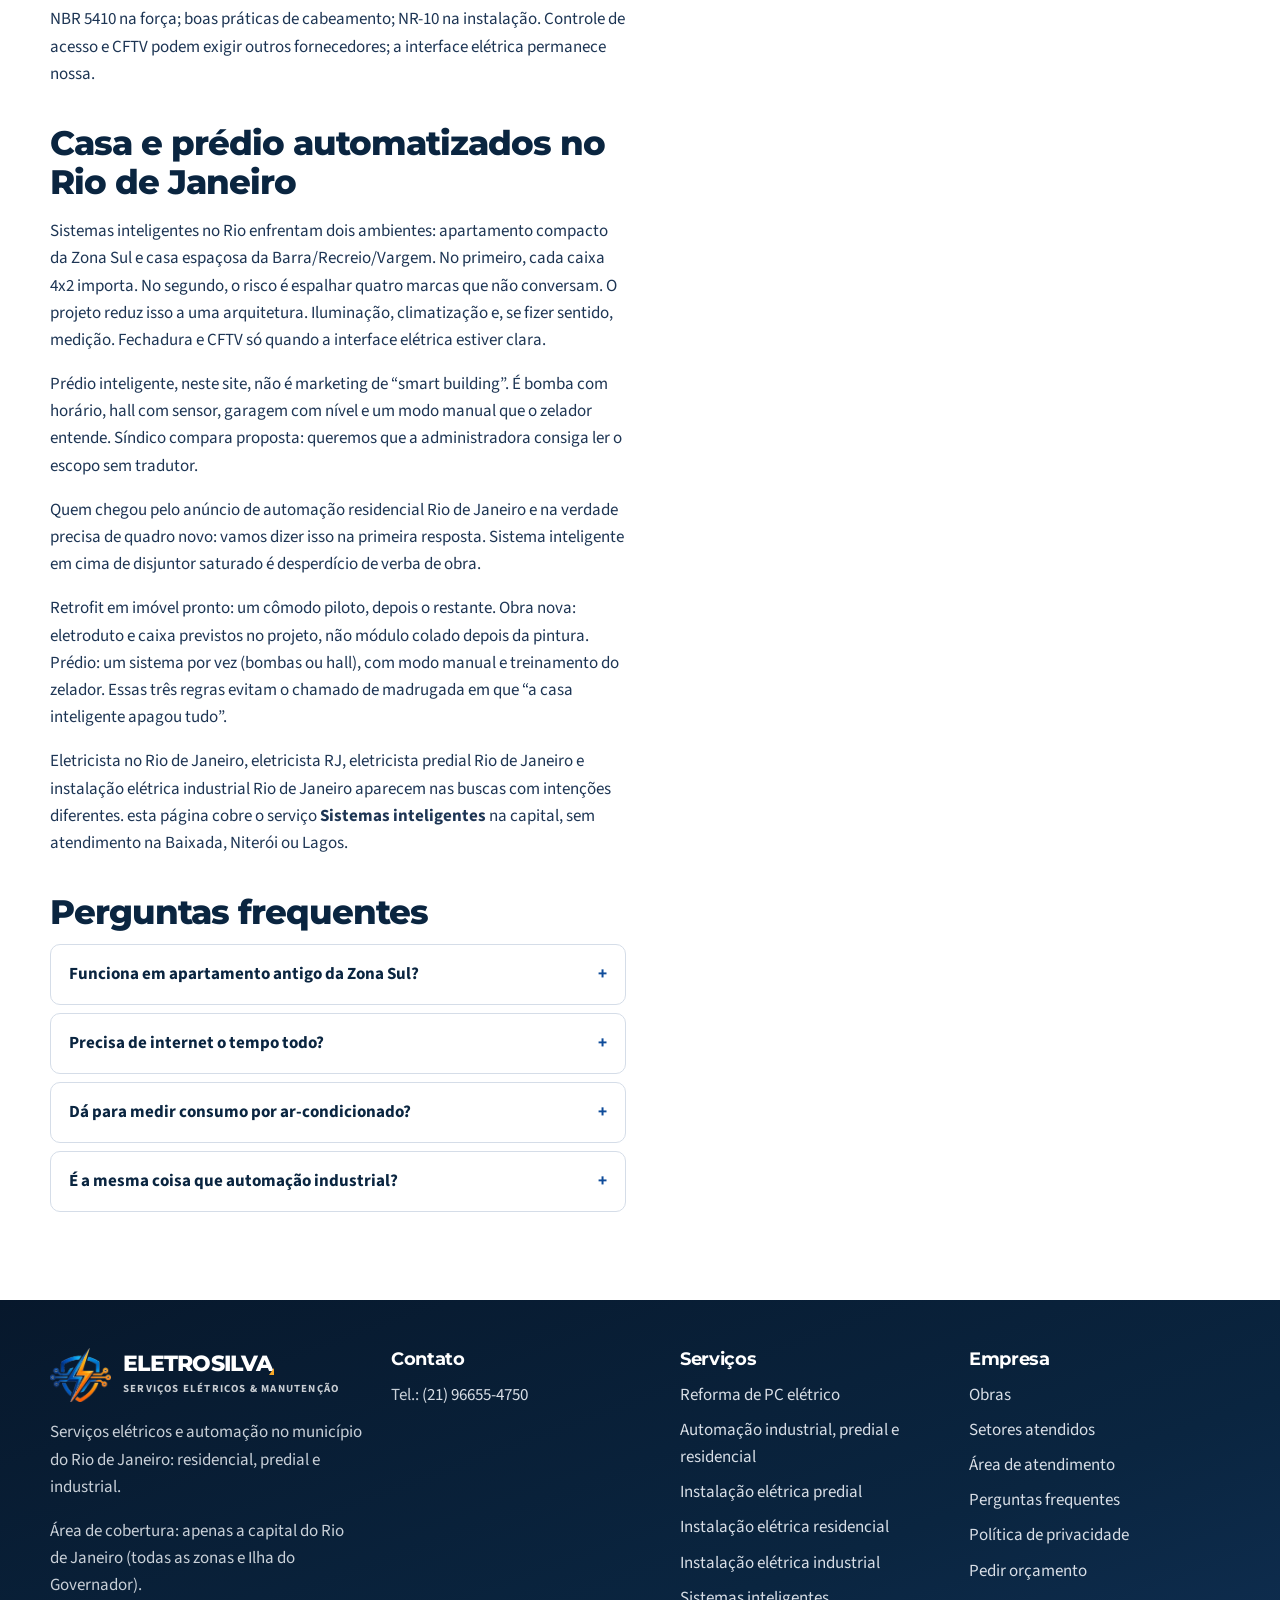
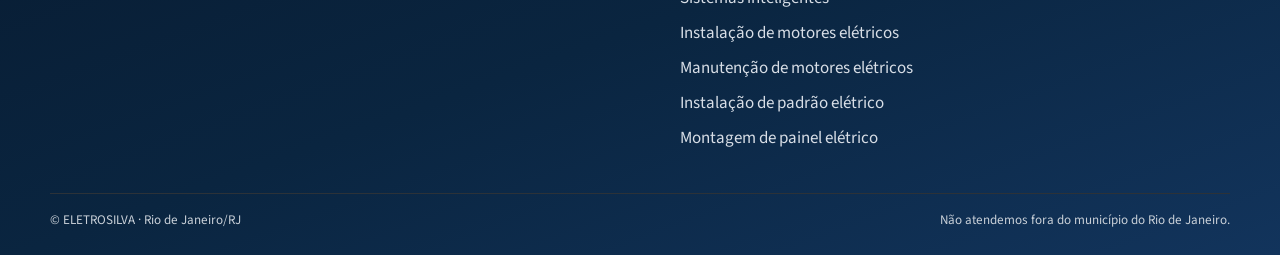
<file: sistemas-inteligentes-rio-de-janeiro.html>
<!DOCTYPE html>
<html lang="pt-BR">
<head>
<!-- Google Tag Manager -->
<script>(function(w,d,s,l,i){w[l]=w[l]||[];w[l].push({'gtm.start':
new Date().getTime(),event:'gtm.js'});var f=d.getElementsByTagName(s)[0],
j=d.createElement(s),dl=l!='dataLayer'?'&l='+l:'';j.async=true;j.src=
'https://www.googletagmanager.com/gtm.js?id='+i+dl;f.parentNode.insertBefore(j,f);
})(window,document,'script','dataLayer','GTM-MVVCDT7N');</script>
<!-- End Google Tag Manager -->
  <meta charset="utf-8">
  <meta name="viewport" content="width=device-width, initial-scale=1">
  <title>Sistemas Inteligentes no RJ | ELETROSILVA</title>
  <meta name="description" content="Casa e prédio automatizados no Rio de Janeiro: iluminação, HVAC, acesso e cenas. Integração com a instalação elétrica existente.">
  <link rel="canonical" href="https://eletrosilvaservicos.com/sistemas-inteligentes-rio-de-janeiro.html">
  <meta name="robots" content="index,follow">
  <meta name="theme-color" content="#0A2540">
  <meta name="referrer" content="strict-origin-when-cross-origin">
  <meta property="og:type" content="website">
  <meta property="og:locale" content="pt_BR">
  <meta property="og:site_name" content="ELETROSILVA">
  <meta property="og:title" content="Sistemas Inteligentes no RJ | ELETROSILVA">
  <meta property="og:description" content="Casa e prédio automatizados no Rio de Janeiro: iluminação, HVAC, acesso e cenas. Integração com a instalação elétrica existente.">
  <meta property="og:url" content="https://eletrosilvaservicos.com/sistemas-inteligentes-rio-de-janeiro.html">
  <meta property="og:image" content="https://eletrosilvaservicos.com/img/logo.png">
  <meta name="twitter:card" content="summary_large_image">
  <meta name="twitter:title" content="Sistemas Inteligentes no RJ | ELETROSILVA">
  <meta name="twitter:description" content="Casa e prédio automatizados no Rio de Janeiro: iluminação, HVAC, acesso e cenas. Integração com a instalação elétrica existente.">
  <link rel="icon" href="img/favicon.svg" type="image/svg+xml">
  <link rel="preconnect" href="https://fonts.googleapis.com">
  <link rel="preconnect" href="https://fonts.gstatic.com" crossorigin>
  <link href="https://fonts.googleapis.com/css2?family=Montserrat:wght@600;700;800&family=Source+Sans+3:wght@400;500;600;700&display=swap" rel="stylesheet">
  <style>
    :root{--blue:#0F4C9A;--ink:#0A2540;--cta:#E87722;--header-h:84px}
    *{box-sizing:border-box}
    body{margin:0;font-family:"Source Sans 3",system-ui,sans-serif;color:var(--ink);background:#f7f9fc}
    .header{position:sticky;top:0;z-index:80;background:#fff;border-bottom:1px solid #d5dde8}
    .header-inner{display:flex;align-items:center;gap:16px;min-height:84px}
    .wrap{width:min(calc(100% - 32px),1180px);margin-inline:auto}
    .logo{display:flex;align-items:center;text-decoration:none;color:#0A2540}
    .logo-lockup{display:flex;align-items:center;gap:12px}
    .logo-icon{height:52px;width:auto;display:block}
    .logo-name{display:block;font-family:Montserrat,sans-serif;font-weight:800;font-size:1.2rem;letter-spacing:-.03em;line-height:1;color:#0A2540}
    .logo-name-tail{color:#0A2540}
    .logo-sub{display:block;margin-top:4px;font-size:10px;font-weight:700;letter-spacing:.12em;text-transform:uppercase;color:#4A5D73}
    .nav,.phone-link{display:none}
    .menu-btn{width:48px;height:48px;border:1px solid #d5dde8;background:#fff;border-radius:8px}
    .hero{position:relative;background:#0A2540;color:#fff;min-height:78vh;display:flex;align-items:center}
    .hero-overlay{position:absolute;inset:0;background:linear-gradient(105deg,rgba(10,37,64,.94),rgba(15,76,154,.55) 55%,rgba(232,119,34,.28))}
    .hero .wrap{position:relative;z-index:1;padding:48px 0 56px}
    h1{font-family:Montserrat,sans-serif;font-size:clamp(1.75rem,4vw,2.75rem);line-height:1.15;margin:0 0 12px}
    .lead{font-size:1.05rem}
    .cta-row{display:flex;flex-wrap:wrap;gap:12px}
    .btn{display:inline-flex;align-items:center;justify-content:center;min-height:48px;padding:0 18px;border-radius:10px;font-weight:700;text-decoration:none;border:2px solid transparent}
    .btn--primary{background:#E87722;color:#fff}
    .btn--ghost{color:#fff;border-color:rgba(255,255,255,.55)}
    .eyebrow{font-size:13px;font-weight:700;letter-spacing:.12em;text-transform:uppercase;color:#F9A825}
  </style>
  <link rel="stylesheet" href="css/site.css?v=20260922">
  <script type="application/ld+json">{"@context":"https://schema.org","@type":["Electrician","LocalBusiness"],"name":"ELETROSILVA","url":"https://eletrosilvaservicos.com","telephone":"+5521966554750","priceRange":"$$","address":{"@type":"PostalAddress","addressLocality":"Rio de Janeiro","addressRegion":"RJ","addressCountry":"BR"},"areaServed":{"@type":"City","name":"Rio de Janeiro"}}</script>
<script type="application/ld+json">{"@context":"https://schema.org","@type":"Service","name":"Sistemas inteligentes","description":"Casa e prédio automatizados no Rio de Janeiro: iluminação, HVAC, acesso e cenas. Integração com a instalação elétrica existente.","url":"https://eletrosilvaservicos.com/sistemas-inteligentes-rio-de-janeiro.html","areaServed":{"@type":"City","name":"Rio de Janeiro"},"provider":{"@type":"Electrician","name":"ELETROSILVA"}}</script>
<script type="application/ld+json">{"@context":"https://schema.org","@type":"FAQPage","mainEntity":[{"@type":"Question","name":"Funciona em apartamento antigo da Zona Sul?","acceptedAnswer":{"@type":"Answer","text":"Sim, com limite de cabeamento. O piloto mostra o que o gesso esconde antes de orçar 20 módulos."}},{"@type":"Question","name":"Precisa de internet o tempo todo?","acceptedAnswer":{"@type":"Answer","text":"Conforto pode usar rede. Abertura de portão e iluminação de circulação devem ter modo local."}},{"@type":"Question","name":"Dá para medir consumo por ar-condicionado?","acceptedAnswer":{"@type":"Answer","text":"Sim, com bobina ou disjuntor medidor no quadro. desde que o circuito esteja dedicado."}},{"@type":"Question","name":"É a mesma coisa que automação industrial?","acceptedAnswer":{"@type":"Answer","text":"Não. Industrial usa CLP e intertravamento. Esta página é casa e prédio. A página de automação cobre os três recortes."}}]}</script>
<script type="application/ld+json">{"@context":"https://schema.org","@type":"BreadcrumbList","itemListElement":[{"@type":"ListItem","position":1,"name":"Início","item":"https://eletrosilvaservicos.com/"},{"@type":"ListItem","position":2,"name":"Sistemas inteligentes","item":"https://eletrosilvaservicos.com/sistemas-inteligentes-rio-de-janeiro.html"}]}</script>
</head>
<body data-page="servico" data-service="sistemas-inteligentes">
<!-- Google Tag Manager (noscript) -->
<noscript><iframe src="https://www.googletagmanager.com/ns.html?id=GTM-MVVCDT7N"
height="0" width="0" style="display:none;visibility:hidden"></iframe></noscript>
<!-- End Google Tag Manager (noscript) -->

<a class="skip" href="#conteudo">Ir para o conteúdo</a>
<header class="header">
  <div class="wrap header-inner">
    <a class="logo" href="index.html" aria-label="ELETROSILVA - Serviços elétricos e manutenção"><span class="logo-lockup">
      <img class="logo-icon" src="img/logo-icon.png?v=20260922" width="56" height="50" alt="" decoding="async" aria-hidden="true">
      <span class="logo-text">
        <span class="logo-name">ELETRO<span class="logo-name-tail">SILVA</span></span>
        <span class="logo-sub">Serviços elétricos &amp; manutenção</span>
      </span>
    </span></a>
    <nav class="nav" aria-label="Principal"><a href="index.html#servicos" aria-current="page">Serviços</a><a href="index.html#obras">Obras</a><a href="index.html#setores">Setores</a><a href="index.html#contato">Contato</a></nav>
    <div class="header-actions">
      <a class="phone-link" data-href="phone" data-fill="phoneDisplay" href="tel:+5521966554750">(21) 96655-4750</a>
      <a class="btn btn--primary btn--sm" data-wa="Olá! Vim pelo site e quero solicitar um orçamento." href="#contato">Orçamento no WhatsApp</a>
      <button class="menu-btn" type="button" aria-label="Abrir menu" aria-controls="menu-mobile" aria-expanded="false">
        <svg viewBox="0 0 24 24" fill="none" stroke="currentColor" stroke-width="2" aria-hidden="true"><path d="M4 7h16M4 12h16M4 17h16"/></svg>
      </button>
    </div>
  </div>
  <nav class="wrap nav-mobile" id="menu-mobile" aria-label="Menu móvel"><a href="index.html#servicos" aria-current="page">Serviços</a><a href="index.html#obras">Obras</a><a href="index.html#setores">Setores</a><a href="index.html#contato">Contato</a></nav>
</header>
<main id="conteudo">
  <section class="page-hero">
    <div class="wrap">
      <nav class="breadcrumb" aria-label="Trilha"><a href="index.html">Início</a> · <span>Sistemas inteligentes</span></nav>
      <h1>Sistemas inteligentes para casa e prédio no Rio de Janeiro</h1>
      <p>Automação sobre a elétrica existente: cenas, medição e controle sem demolir a casa inteira. Equipe própria, ART quando o serviço exige, atendimento só no município do Rio de Janeiro.</p>
      <div class="cta-row">
        <a class="btn btn--primary" data-wa="Olá! Vim pelo site e preciso de orçamento para sistemas inteligentes no Rio de Janeiro." href="#contato">Solicitar orçamento no WhatsApp</a>
        <a class="btn btn--ghost" data-href="phone" href="#contato">Ligar agora</a>
      </div>
    </div>
  </section>
  <section class="section">
    <div class="wrap content-split">
      <article class="prose">
        <h2>O problema que resolvemos</h2>
        <p>Sistemas inteligentes para casa e prédio no Rio de Janeiro falham quando alguém trata automação como enfeite. Cena de iluminação que depende de nuvem instável, fechadura que não abre na falta de internet, ar-condicionado “inteligente” no mesmo circuito do micro-ondas: isso não é sistema, é gadget.</p>
<p>O que o morador da Gávea ou o síndico de Copacabana quer é previsibilidade: luz que apaga, bomba que não gira em seco, medição que mostra onde a demanda estourou. Construímos a camada inteligente em cima de uma elétrica íntegra. Se o quadro está podre, o primeiro serviço é a reforma. senão o app só empurra o problema.</p>
<p>Trabalhamos retrofit e obra nova. Casa já construída não precisa ser demolida; precisa de projeto honesto sobre o que o eletroduto atual aguenta.</p>
        <h2>O que está incluso</h2>
        <ul>
<li>Projeto de pontos de controle (iluminação, climatização, acesso, cortinas).</li>
<li>Integração com o quadro de distribuição existente ou novo.</li>
<li>Cenas, horários e, quando fizer sentido, medição por circuito.</li>
<li>Documentação dos IDs/dispositivos e backup.</li>
<li>Treinamento de uso. sem jargão de showroom.</li>
</ul>
        <h2>Como é executado</h2>
        <p>Workshop de 30–40 minutos: o que é conforto, o que é segurança, o que é vaidade. Cortamos o terceiro. Depois, planta com malha de comando. Em apartamento carioca típico, testamos um cômodo piloto antes de espalhar módulos. Em prédio, um hall ou a casa de bombas como piloto.</p>
<p>Não vendemos ecossistema fechado se o cliente já tem padrão de mercado consolidado. A premissa é manutenção daqui a cinco anos, não o lançamento da CES.</p>
        <h2>Normas aplicáveis</h2>
        <p>NBR 5410 na força; boas práticas de cabeamento; NR-10 na instalação. Controle de acesso e CFTV podem exigir outros fornecedores; a interface elétrica permanece nossa.</p>
        <h2>Casa e prédio automatizados no Rio de Janeiro</h2>
<p>Sistemas inteligentes no Rio enfrentam dois ambientes: apartamento compacto da Zona Sul e casa espaçosa da Barra/Recreio/Vargem. No primeiro, cada caixa 4x2 importa. No segundo, o risco é espalhar quatro marcas que não conversam. O projeto reduz isso a uma arquitetura. Iluminação, climatização e, se fizer sentido, medição. Fechadura e CFTV só quando a interface elétrica estiver clara.</p>
<p>Prédio inteligente, neste site, não é marketing de “smart building”. É bomba com horário, hall com sensor, garagem com nível e um modo manual que o zelador entende. Síndico compara proposta: queremos que a administradora consiga ler o escopo sem tradutor.</p>
<p>Quem chegou pelo anúncio de automação residencial Rio de Janeiro e na verdade precisa de quadro novo: vamos dizer isso na primeira resposta. Sistema inteligente em cima de disjuntor saturado é desperdício de verba de obra.</p>
<p>Retrofit em imóvel pronto: um cômodo piloto, depois o restante. Obra nova: eletroduto e caixa previstos no projeto, não módulo colado depois da pintura. Prédio: um sistema por vez (bombas ou hall), com modo manual e treinamento do zelador. Essas três regras evitam o chamado de madrugada em que “a casa inteligente apagou tudo”.</p>
        <p>Eletricista no Rio de Janeiro, eletricista RJ, eletricista predial Rio de Janeiro e instalação elétrica industrial Rio de Janeiro aparecem nas buscas com intenções diferentes. esta página cobre o serviço <strong>Sistemas inteligentes</strong> na capital, sem atendimento na Baixada, Niterói ou Lagos.</p>
        <h2>Perguntas frequentes</h2>
        <div class="faq">
    <div class="faq-item">
      <button type="button" aria-expanded="false" aria-controls="sistemas-inteligentes-f0" id="sistemas-inteligentes-b0">Funciona em apartamento antigo da Zona Sul?<span>+</span></button>
      <div class="faq-panel" id="sistemas-inteligentes-f0"><p>Sim, com limite de cabeamento. O piloto mostra o que o gesso esconde antes de orçar 20 módulos.</p></div>
    </div>
    <div class="faq-item">
      <button type="button" aria-expanded="false" aria-controls="sistemas-inteligentes-f1" id="sistemas-inteligentes-b1">Precisa de internet o tempo todo?<span>+</span></button>
      <div class="faq-panel" id="sistemas-inteligentes-f1"><p>Conforto pode usar rede. Abertura de portão e iluminação de circulação devem ter modo local.</p></div>
    </div>
    <div class="faq-item">
      <button type="button" aria-expanded="false" aria-controls="sistemas-inteligentes-f2" id="sistemas-inteligentes-b2">Dá para medir consumo por ar-condicionado?<span>+</span></button>
      <div class="faq-panel" id="sistemas-inteligentes-f2"><p>Sim, com bobina ou disjuntor medidor no quadro. desde que o circuito esteja dedicado.</p></div>
    </div>
    <div class="faq-item">
      <button type="button" aria-expanded="false" aria-controls="sistemas-inteligentes-f3" id="sistemas-inteligentes-b3">É a mesma coisa que automação industrial?<span>+</span></button>
      <div class="faq-panel" id="sistemas-inteligentes-f3"><p>Não. Industrial usa CLP e intertravamento. Esta página é casa e prédio. A página de automação cobre os três recortes.</p></div>
    </div></div>
      </article>
      <aside class="sticky-cta">
        <div class="card" id="contato">
          <h3>Orçamento deste serviço</h3>
          <p class="muted">Retorno em até 24h úteis. Só município do Rio.</p>
          <p><a class="btn btn--primary" data-wa="Olá! Vim pelo site e preciso de orçamento para sistemas inteligentes no Rio de Janeiro." href="#contato">WhatsApp</a></p>
          <p class="muted"><a data-href="phone" data-fill="phoneDisplay" href="tel:+5521966554750">(21) 96655-4750</a></p>
          <h3 style="margin-top:24px">Outros serviços</h3>
          <ul><li><a href="reforma-pc-eletrico-rio-de-janeiro.html">Reforma de PC elétrico</a></li><li><a href="automacao-industrial-predial-residencial-rio-de-janeiro.html">Automação industrial, predial e residencial</a></li><li><a href="instalacao-eletrica-predial-rio-de-janeiro.html">Instalação elétrica predial</a></li><li><a href="instalacao-eletrica-residencial-rio-de-janeiro.html">Instalação elétrica residencial</a></li></ul>
        </div>
      </aside>
    </div>
  </section>
</main>

<footer class="footer">
  <div class="wrap footer-grid">
    <div>
      <div class="logo logo--footer" style="margin-bottom:12px"><span class="logo-lockup logo--footer">
      <img class="logo-icon" src="img/logo-icon.png?v=20260922" width="56" height="50" alt="" decoding="async" aria-hidden="true">
      <span class="logo-text">
        <span class="logo-name">ELETRO<span class="logo-name-tail">SILVA</span></span>
        <span class="logo-sub">Serviços elétricos &amp; manutenção</span>
      </span>
    </span></div>
      <p>Serviços elétricos e automação no município do Rio de Janeiro: residencial, predial e industrial.</p>
      <p>Área de cobertura: apenas a capital do Rio de Janeiro (todas as zonas e Ilha do Governador).</p>
    </div>
    <div>
      <h3>Contato</h3>
      <ul>
        <li>Tel.: <a data-href="phone" data-fill="phoneDisplay" href="tel:+5521966554750">(21) 96655-4750</a></li>
      </ul>
    </div>
    <div>
      <h3>Serviços</h3>
      <ul><li><a href="reforma-pc-eletrico-rio-de-janeiro.html">Reforma de PC elétrico</a></li><li><a href="automacao-industrial-predial-residencial-rio-de-janeiro.html">Automação industrial, predial e residencial</a></li><li><a href="instalacao-eletrica-predial-rio-de-janeiro.html">Instalação elétrica predial</a></li><li><a href="instalacao-eletrica-residencial-rio-de-janeiro.html">Instalação elétrica residencial</a></li><li><a href="instalacao-eletrica-industrial-rio-de-janeiro.html">Instalação elétrica industrial</a></li><li><a href="sistemas-inteligentes-rio-de-janeiro.html">Sistemas inteligentes</a></li><li><a href="instalacao-de-motores-eletricos-rio-de-janeiro.html">Instalação de motores elétricos</a></li><li><a href="manutencao-de-motores-eletricos-rio-de-janeiro.html">Manutenção de motores elétricos</a></li><li><a href="instalacao-de-padrao-eletrico-rio-de-janeiro.html">Instalação de padrão elétrico</a></li><li><a href="montagem-de-painel-eletrico-rio-de-janeiro.html">Montagem de painel elétrico</a></li></ul>
    </div>
    <div>
      <h3>Empresa</h3>
      <ul>
        <li><a href="index.html#obras">Obras</a></li>
        <li><a href="index.html#setores">Setores atendidos</a></li>
        <li><a href="index.html#area">Área de atendimento</a></li>
        <li><a href="index.html#faq">Perguntas frequentes</a></li>
        <li><a href="privacidade.html">Política de privacidade</a></li>
        <li><a href="index.html#contato">Pedir orçamento</a></li>
      </ul>
    </div>
  </div>
  <div class="wrap footer-bottom">
    <span>© ELETROSILVA · Rio de Janeiro/RJ</span>
    <span>Não atendemos fora do município do Rio de Janeiro.</span>
  </div>
</footer>
<a class="wa-float" data-wa="Olá! Vim pelo site e preciso de um orçamento." href="#contato" aria-label="Abrir conversa no WhatsApp"><svg viewBox="0 0 24 24" fill="none" stroke="currentColor" stroke-width="1.8" stroke-linecap="round" stroke-linejoin="round" aria-hidden="true"><path fill="currentColor" stroke="none" d="M19.1 4.9A9.9 9.9 0 0 0 3.2 16.3L2 22l5.8-1.2A9.9 9.9 0 1 0 19.1 4.9zM12 20a8 8 0 0 1-4.1-1.1l-.3-.2-3.5.7.7-3.4-.2-.3A8 8 0 1 1 12 20zm4.4-5.9c-.2-.1-1.4-.7-1.6-.8s-.4-.1-.5.1-.6.8-.7.9-.3.2-.5.1a6.5 6.5 0 0 1-1.9-1.2 7.2 7.2 0 0 1-1.3-1.6c-.1-.2 0-.4.1-.5l.4-.4.1-.3c0-.1 0-.3-.1-.4s-.5-1.3-.7-1.8c-.2-.5-.4-.4-.5-.4h-.4c-.1 0-.4.1-.6.3s-.8.8-.8 1.9.8 2.2.9 2.3c.1.2 1.6 2.5 3.8 3.4 1.4.6 1.9.6 2.6.5.4-.1 1.4-.6 1.6-1.1s.2-1 .1-1.1c-.1 0-.3-.1-.5-.2z"/></svg></a>
<script src="js/config.js?v=20260922" defer></script>
<script src="js/site.js?v=20260922" defer></script>

</body></html>
</file>
<file: css/site.css>
:root {
  --blue: #0f4c9a;
  --blue-hover: #0c3d7c;
  --blue-deep: #0a2540;
  --blue-bright: #2b7de9;
  --orange: #e87722;
  --orange-hover: #d46612;
  --orange-bright: #f9a825;
  --ink: #0a2540;
  --ink-2: #1d3554;
  --muted: #4a5d73;
  --line: #d5dde8;
  --bg: #f0f4f9;
  --white: #ffffff;
  --cta: #e87722;
  --cta-hover: #d46612;
  --cta-ink: #ffffff;
  --ok: #1b7a4e;
  --err: #b42318;
  --radius: 10px;
  --shadow: 0 1px 2px rgba(10, 37, 64, 0.06), 0 12px 32px rgba(10, 37, 64, 0.08);
  --header-h: 84px;
  --max: 1180px;
  --font: "Source Sans 3", "Segoe UI", sans-serif;
  --font-display: Montserrat, "Source Sans 3", sans-serif;
  --grad-brand: linear-gradient(105deg, #0a2540 0%, #0f4c9a 48%, #e87722 100%);
}

@media (prefers-color-scheme: dark) {
  :root {
    --blue: #5ba0f0;
    --blue-hover: #7db4f5;
    --blue-deep: #07182c;
    --ink: #e8eef6;
    --ink-2: #c5d0de;
    --muted: #a8b6c7;
    --line: #243447;
    --bg: #0d1520;
    --white: #122033;
    --shadow: 0 1px 2px rgba(0, 0, 0, 0.35), 0 12px 32px rgba(0, 0, 0, 0.3);
  }
}

*,
*::before,
*::after {
  box-sizing: border-box;
}

html {
  scroll-behavior: smooth;
  scroll-padding-top: calc(var(--header-h) + 12px);
}

@media (prefers-reduced-motion: reduce) {
  html {
    scroll-behavior: auto;
  }
  *,
  *::before,
  *::after {
    animation: none !important;
    transition: none !important;
  }
}

body {
  margin: 0;
  font-family: var(--font);
  font-size: 17px;
  font-weight: 400;
  line-height: 1.6;
  color: var(--ink);
  background: var(--white);
  -webkit-font-smoothing: antialiased;
}

img {
  max-width: 100%;
  height: auto;
  display: block;
}

a {
  color: var(--blue);
  text-decoration-thickness: 1px;
  text-underline-offset: 2px;
}

a:hover {
  color: var(--blue-hover);
}

:focus-visible {
  outline: 2px solid var(--blue);
  outline-offset: 3px;
}

.skip {
  position: absolute;
  width: 1px;
  height: 1px;
  padding: 0;
  margin: -1px;
  overflow: hidden;
  clip: rect(0, 0, 0, 0);
  white-space: nowrap;
  border: 0;
}

.skip:focus {
  position: absolute;
  left: 12px;
  top: 12px;
  width: auto;
  height: auto;
  margin: 0;
  clip: auto;
  overflow: visible;
  background: var(--cta);
  color: var(--cta-ink);
  padding: 8px 12px;
  z-index: 1000;
  font-weight: 700;
  border-radius: 6px;
}

.wrap {
  width: min(calc(100% - 32px), var(--max));
  margin-inline: auto;
}

.section {
  padding: 64px 0;
}

.section--alt {
  background: var(--bg);
}

.section--dark {
  background: var(--grad-brand);
  color: #f4f6f8;
}

@media (prefers-color-scheme: dark) {
  .section--dark {
    background: linear-gradient(105deg, #07182c 0%, #0f4c9a 55%, #a85a18 100%);
  }
}

.section--dark h2,
.section--dark h3,
.section--dark p,
.section--dark li {
  color: inherit;
}

.eyebrow {
  display: inline-block;
  font-size: 13px;
  font-weight: 700;
  letter-spacing: 0.12em;
  text-transform: uppercase;
  color: var(--blue);
  margin-bottom: 8px;
}

.section--dark .eyebrow {
  color: var(--orange-bright);
}

h1,
h2,
h3,
h4 {
  font-family: var(--font-display);
  font-weight: 800;
  letter-spacing: -0.03em;
  line-height: 1.15;
  margin: 0 0 12px;
  color: var(--ink);
}

h1 {
  font-size: clamp(1.75rem, 4vw, 2.75rem);
}

h2 {
  font-size: clamp(1.5rem, 3vw, 2.1rem);
}

h3 {
  font-size: 1.15rem;
  font-weight: 700;
  letter-spacing: -0.02em;
}

.lead {
  font-size: 1.05rem;
  color: var(--muted);
  max-width: 62ch;
}

.muted {
  color: var(--muted);
}

.center {
  text-align: center;
}

.center .lead {
  margin-inline: auto;
}

.grid {
  display: grid;
  gap: 20px;
}

.grid-2 {
  grid-template-columns: 1fr;
}

.grid-3 {
  grid-template-columns: 1fr;
}

.grid-4 {
  grid-template-columns: 1fr;
}

@media (min-width: 768px) {
  .grid-2 {
    grid-template-columns: 1fr 1fr;
  }
  .grid-3 {
    grid-template-columns: 1fr 1fr;
  }
  .grid-4 {
    grid-template-columns: 1fr 1fr;
  }
  .section {
    padding: 88px 0;
  }
}

@media (min-width: 1024px) {
  .grid-3 {
    grid-template-columns: 1fr 1fr 1fr;
  }
  .grid-4 {
    grid-template-columns: repeat(4, 1fr);
  }
}

/* Header */
.header {
  position: sticky;
  top: 0;
  z-index: 80;
  background: #ffffff;
  border-bottom: 1px solid var(--line);
  backdrop-filter: blur(10px);
  transition: box-shadow 0.2s ease, padding 0.2s ease;
  color-scheme: light;
}

@media (prefers-color-scheme: dark) {
  .header {
    background: #ffffff;
  }
}

.header.is-compact {
  box-shadow: var(--shadow);
}

.header-inner {
  display: flex;
  align-items: center;
  gap: 16px;
  min-height: var(--header-h);
}

.logo {
  display: flex;
  align-items: center;
  text-decoration: none;
  color: var(--blue-deep);
  flex-shrink: 0;
  max-width: min(100%, 340px);
}

.logo:hover {
  color: var(--blue-deep);
}

.logo-lockup {
  display: flex;
  align-items: center;
  gap: 12px;
  min-width: 0;
}

.logo-icon {
  display: block;
  height: 54px;
  width: auto;
  flex-shrink: 0;
  object-fit: contain;
  background: transparent;
}

.logo-text {
  display: flex;
  flex-direction: column;
  justify-content: center;
  min-width: 0;
}

.logo-name {
  font-family: var(--font-display);
  font-weight: 800;
  letter-spacing: -0.035em;
  font-size: clamp(1.05rem, 2.8vw, 1.35rem);
  line-height: 1;
  color: #0a2540;
  text-transform: uppercase;
  white-space: nowrap;
}

.logo-name-tail {
  color: #0a2540;
  position: relative;
}

.logo-name-tail::after {
  content: "";
  position: absolute;
  right: -1px;
  bottom: 1px;
  width: 0;
  height: 0;
  border-left: 5px solid transparent;
  border-right: 0 solid transparent;
  border-bottom: 7px solid var(--orange);
}

.logo-sub {
  display: block;
  font-size: clamp(0.58rem, 1.5vw, 0.68rem);
  font-weight: 700;
  letter-spacing: 0.11em;
  text-transform: uppercase;
  color: #3d5168;
  margin-top: 5px;
  white-space: nowrap;
  overflow: hidden;
  text-overflow: ellipsis;
}

.logo--footer .logo-name,
.logo--footer .logo-name-tail {
  color: #ffffff;
}

.logo--footer .logo-sub {
  color: rgba(255, 255, 255, 0.78);
}

.logo--footer .logo-name-tail::after {
  border-bottom-color: var(--orange-bright);
}

.logo-img {
  display: block;
  height: 72px;
  width: auto;
  max-width: min(240px, 52vw);
  object-fit: contain;
  background: transparent;
}

.logo svg {
  width: 36px;
  height: 36px;
}

.nav {
  display: none;
  align-items: center;
  gap: 4px;
  margin-left: auto;
}

.nav a {
  color: var(--ink);
  text-decoration: none;
  font-weight: 500;
  font-size: 0.95rem;
  padding: 8px 12px;
  border-radius: 8px;
}

.nav a:hover,
.nav a[aria-current="page"] {
  background: var(--bg);
  color: var(--blue);
}

.header-actions {
  display: flex;
  align-items: center;
  gap: 8px;
  margin-left: auto;
}

.header .nav + .header-actions {
  margin-left: 12px;
}

.phone-link {
  display: none;
  color: var(--ink);
  text-decoration: none;
  font-weight: 600;
  font-size: 0.92rem;
  white-space: nowrap;
}

.menu-btn {
  display: inline-flex;
  align-items: center;
  justify-content: center;
  width: 48px;
  height: 48px;
  border: 1px solid var(--line);
  background: var(--white);
  border-radius: 8px;
  cursor: pointer;
  color: var(--ink);
}

.menu-btn svg {
  width: 20px;
  height: 20px;
}

@media (max-width: 399px) {
  .header .btn--sm {
    font-size: 0.85rem;
    padding: 0 12px;
    min-height: 48px;
  }
  .logo-icon {
    height: 44px;
  }
  .logo-sub {
    max-width: 18ch;
  }
}

@media (min-width: 1024px) {
  .nav {
    display: flex;
  }
  .menu-btn {
    display: none;
  }
  .phone-link {
    display: inline;
  }
  .header-actions {
    margin-left: 0;
  }
}

.nav-mobile {
  display: none;
  border-top: 1px solid var(--line);
  padding: 12px 0 20px;
}

.nav-mobile.is-open {
  display: block;
}

.nav-mobile a {
  display: block;
  padding: 12px 0;
  color: var(--ink);
  text-decoration: none;
  font-weight: 600;
  border-bottom: 1px solid var(--line);
}

/* Buttons */
.btn {
  display: inline-flex;
  align-items: center;
  justify-content: center;
  gap: 8px;
  min-height: 48px;
  padding: 0 18px;
  border-radius: 10px;
  font-family: inherit;
  font-weight: 700;
  font-size: 0.95rem;
  letter-spacing: -0.01em;
  text-decoration: none;
  border: 2px solid transparent;
  cursor: pointer;
  line-height: 1;
  transition: background 0.15s ease, border-color 0.15s ease, transform 0.15s ease;
}

.btn:active {
  transform: translateY(1px);
}

.btn--primary {
  background: var(--cta);
  color: var(--cta-ink);
  border-color: var(--cta);
  box-shadow: 0 6px 18px rgba(232, 119, 34, 0.28);
}

.btn--primary:hover {
  background: var(--cta-hover);
  border-color: var(--cta-hover);
  color: var(--cta-ink);
}

.btn--primary:focus-visible {
  outline-color: var(--ink);
}

.btn--ghost {
  background: transparent;
  color: #fff;
  border-color: rgba(255, 255, 255, 0.55);
}

.btn--ghost:hover {
  background: rgba(255, 255, 255, 0.08);
  color: #fff;
}

.btn--outline {
  background: transparent;
  color: var(--ink);
  border-color: var(--line);
}

.btn--outline:hover {
  border-color: var(--blue);
  color: var(--blue);
}

.btn--blue {
  background: var(--blue);
  color: #fff;
  border-color: var(--blue);
}

.btn--blue:hover {
  background: var(--blue-hover);
  color: #fff;
}

.btn--sm {
  min-height: 48px;
  padding: 0 14px;
  font-size: 0.88rem;
}

.btn[disabled],
.btn.is-loading {
  opacity: 0.7;
  pointer-events: none;
}

.cta-row {
  display: flex;
  flex-wrap: wrap;
  gap: 12px;
}

/* Hero */
.hero {
  position: relative;
  color: #f4f6f8;
  min-height: 78vh;
  display: flex;
  align-items: center;
  overflow: hidden;
  background: #0a2540 url("../img/hero-panel.svg") center / cover no-repeat;
}

.hero-bg {
  display: none;
}

.hero-overlay {
  position: absolute;
  inset: 0;
  background:
    linear-gradient(105deg, rgba(10, 37, 64, 0.94) 0%, rgba(15, 76, 154, 0.72) 52%, rgba(232, 119, 34, 0.35) 100%),
    radial-gradient(ellipse at 80% 20%, rgba(43, 125, 233, 0.25), transparent 50%);
}

.hero .wrap {
  position: relative;
  z-index: 1;
  padding: 48px 0 56px;
}

.hero h1 {
  color: #fff;
  max-width: 18ch;
  font-family: var(--font-display);
}

.hero .lead {
  color: #d7e2f0;
  max-width: 52ch;
}

.badges {
  display: flex;
  flex-wrap: wrap;
  gap: 8px;
  margin-top: 28px;
}

.badge {
  display: inline-flex;
  align-items: center;
  gap: 6px;
  background: rgba(255, 255, 255, 0.1);
  border: 1px solid rgba(249, 168, 37, 0.35);
  color: #e8eaed;
  font-size: 0.8rem;
  font-weight: 600;
  padding: 8px 12px;
  border-radius: 999px;
}

.badge svg {
  width: 14px;
  height: 14px;
  flex-shrink: 0;
}

/* Stats */
.stats {
  display: grid;
  grid-template-columns: 1fr 1fr;
  gap: 1px;
  background: var(--line);
  border: 1px solid var(--line);
  border-radius: var(--radius);
  overflow: hidden;
}

.stat {
  background: var(--white);
  padding: 22px 18px;
}

.stat[hidden] {
  display: none;
}

.stat strong {
  display: block;
  font-size: 1.6rem;
  font-weight: 800;
  letter-spacing: -0.04em;
  color: var(--blue);
}

.stat span {
  color: var(--muted);
  font-size: 0.9rem;
}

@media (min-width: 768px) {
  .stats {
    grid-template-columns: repeat(4, 1fr);
  }
}

/* Cards */
.card {
  background: var(--white);
  border: 1px solid var(--line);
  border-radius: var(--radius);
  padding: 24px;
  box-shadow: var(--shadow);
}

.card--link {
  text-decoration: none;
  color: inherit;
  display: block;
  height: 100%;
  transition: transform 0.15s ease, border-color 0.15s ease;
}

.card--link:hover {
  transform: translateY(-2px);
  border-color: var(--orange);
}

.card--profile {
  min-height: 220px;
}

.icon-box {
  width: 44px;
  height: 44px;
  border-radius: 10px;
  background: linear-gradient(135deg, #e8f1fc 0%, #fff3e6 100%);
  color: var(--blue);
  display: flex;
  align-items: center;
  justify-content: center;
  margin-bottom: 14px;
  border: 1px solid rgba(15, 76, 154, 0.12);
}

@media (prefers-color-scheme: dark) {
  .icon-box {
    background: linear-gradient(135deg, #1a2f4a 0%, #3a2818 100%);
    border-color: rgba(91, 160, 240, 0.2);
  }
}

.icon-box svg {
  width: 22px;
  height: 22px;
}

.card p {
  margin: 0 0 14px;
  color: var(--muted);
  font-size: 0.95rem;
}

.more {
  font-weight: 700;
  color: var(--blue);
  font-size: 0.92rem;
}

.svc-grid {
  display: grid;
  gap: 16px;
  grid-template-columns: 1fr;
}

@media (min-width: 640px) {
  .svc-grid {
    grid-template-columns: 1fr 1fr;
  }
}

@media (min-width: 1100px) {
  .svc-grid {
    grid-template-columns: 1fr 1fr 1fr;
  }
  .svc-grid .card:nth-child(10) {
    grid-column: 2;
  }
}

/* Steps */
.steps {
  counter-reset: step;
  display: grid;
  gap: 16px;
}

.step {
  position: relative;
  padding-left: 0;
}

.step::before {
  counter-increment: step;
  content: counter(step);
  display: inline-flex;
  align-items: center;
  justify-content: center;
  width: 36px;
  height: 36px;
  border-radius: 50%;
  background: var(--blue);
  color: #fff;
  font-weight: 800;
  margin-bottom: 10px;
}

@media (min-width: 768px) {
  .steps {
    grid-template-columns: repeat(4, 1fr);
  }
}

.diff-list {
  display: grid;
  gap: 12px;
  margin: 0;
  padding: 0;
  list-style: none;
}

.diff-list li {
  display: flex;
  gap: 10px;
  align-items: flex-start;
  background: var(--white);
  border: 1px solid var(--line);
  border-radius: var(--radius);
  padding: 16px 18px;
}

.diff-list svg {
  width: 20px;
  height: 20px;
  flex-shrink: 0;
  color: var(--blue);
  margin-top: 2px;
}

/* Quotes */
.quote {
  margin: 0;
}

.quote p {
  color: var(--ink);
  font-size: 1rem;
}

.quote footer {
  color: var(--muted);
  font-size: 0.88rem;
  font-weight: 600;
}

.placeholder-note {
  font-size: 0.78rem;
  font-weight: 700;
  letter-spacing: 0.04em;
  text-transform: uppercase;
  color: var(--err);
  margin-bottom: 8px;
}

.gbp {
  border: 1px dashed var(--line);
  border-radius: var(--radius);
  padding: 24px;
  background: var(--bg);
}

/* Gallery */
.gallery {
  display: grid;
  gap: 12px;
  grid-template-columns: 1fr 1fr;
}

@media (min-width: 768px) {
  .gallery {
    grid-template-columns: repeat(3, 1fr);
  }
}

.gallery-item {
  margin: 0;
  cursor: pointer;
  border: 0;
  padding: 0;
  background: transparent;
  text-align: left;
  font: inherit;
  color: inherit;
}

.gallery-thumb {
  aspect-ratio: 4 / 3;
  border-radius: var(--radius);
  background: var(--bg);
  border: 1px solid var(--line);
  display: flex;
  align-items: center;
  justify-content: center;
  color: var(--muted);
  font-size: 0.85rem;
  font-weight: 600;
  padding: 16px;
  text-align: center;
}

.gallery-item figcaption {
  font-size: 0.82rem;
  color: var(--muted);
  margin-top: 8px;
}

.carousel {
  position: relative;
  margin-top: 8px;
}

.carousel-viewport {
  overflow: hidden;
  border-radius: 16px;
  border: 1px solid var(--line);
  background: #12161c;
}

.carousel-track {
  display: flex;
  width: 100%;
  margin: 0;
  padding: 0;
  list-style: none;
  transition: transform 0.45s ease;
  will-change: auto;
}

.carousel-slide {
  flex: 0 0 100%;
  width: 100%;
  min-width: 100%;
}

.carousel-slide figure {
  margin: 0;
}

.carousel-slide img {
  display: block;
  width: 100%;
  aspect-ratio: 4 / 3;
  object-fit: cover;
}

.carousel-slide figcaption {
  padding: 14px 18px 16px;
  color: #fff;
  font-weight: 600;
  font-size: 0.95rem;
}

.carousel-btn {
  position: absolute;
  top: 38%;
  transform: translateY(-50%);
  width: 48px;
  height: 48px;
  border: 0;
  border-radius: 50%;
  background: rgba(255, 255, 255, 0.92);
  color: var(--ink);
  font-size: 1.6rem;
  line-height: 1;
  cursor: pointer;
  box-shadow: 0 4px 16px rgba(0, 0, 0, 0.18);
}

.carousel-btn--prev {
  left: 12px;
}

.carousel-btn--next {
  right: 12px;
}

.carousel-btn:focus-visible {
  outline: 2px solid var(--cta);
  outline-offset: 2px;
}

.carousel-dots {
  display: flex;
  justify-content: center;
  gap: 4px;
  margin-top: 14px;
}

.carousel-dot {
  width: 44px;
  height: 44px;
  padding: 0;
  border: 0;
  background: transparent;
  cursor: pointer;
  position: relative;
}

.carousel-dot::after {
  content: "";
  position: absolute;
  left: 50%;
  top: 50%;
  width: 10px;
  height: 10px;
  border-radius: 50%;
  background: #c5ccd6;
  transform: translate(-50%, -50%);
}

.carousel-dot[aria-current="true"]::after {
  background: var(--blue);
  width: 22px;
  border-radius: 999px;
}

@media (prefers-reduced-motion: reduce) {
  .carousel-track {
    transition: none;
  }
}

.contact-card {
  max-width: 720px;
  margin: 0 auto;
  text-align: center;
}

.contact-card .cta-row {
  justify-content: center;
}

.lightbox {
  position: fixed;
  inset: 0;
  background: rgba(10, 12, 16, 0.88);
  display: none;
  align-items: center;
  justify-content: center;
  z-index: 200;
  padding: 24px;
}

.lightbox.is-open {
  display: flex;
}

.lightbox-card {
  background: var(--white);
  color: var(--ink);
  max-width: 560px;
  width: 100%;
  border-radius: 12px;
  padding: 28px;
}

.lightbox-close {
  float: right;
  border: 0;
  background: transparent;
  font-size: 1.4rem;
  cursor: pointer;
  color: var(--ink);
}

/* Zones */
.zones {
  display: grid;
  gap: 16px;
}

@media (min-width: 768px) {
  .zones {
    grid-template-columns: 1fr 1fr;
  }
}

.zones article h3 {
  font-size: 1rem;
}

.zones p {
  font-size: 0.92rem;
  color: var(--muted);
  margin: 0;
}

.map-wrap {
  margin-top: 24px;
  border-radius: var(--radius);
  overflow: hidden;
  border: 1px solid var(--line);
  min-height: 320px;
  background: var(--bg);
}

.map-wrap iframe {
  width: 100%;
  height: 320px;
  border: 0;
}

.map-load {
  width: 100%;
  min-height: 320px;
  border: 0;
  background: var(--bg);
  color: var(--ink);
  font: inherit;
  font-weight: 700;
  cursor: pointer;
  padding: 24px;
}

.map-load:focus-visible,
.carousel-dot:focus-visible {
  outline: 2px solid var(--cta);
  outline-offset: 2px;
}

.callout {
  background: #e8eef8;
  border-left: 3px solid var(--blue);
  padding: 16px 18px;
  border-radius: 0 10px 10px 0;
  margin-top: 20px;
}

@media (prefers-color-scheme: dark) {
  .callout {
    background: #1c2738;
  }
}

/* FAQ */
.faq {
  display: grid;
  gap: 8px;
  max-width: 820px;
  margin-inline: auto;
}

.faq-item {
  border: 1px solid var(--line);
  border-radius: var(--radius);
  background: var(--white);
  overflow: hidden;
}

.faq-item button {
  width: 100%;
  text-align: left;
  background: transparent;
  border: 0;
  padding: 16px 18px;
  font: inherit;
  font-weight: 700;
  cursor: pointer;
  color: var(--ink);
  display: flex;
  justify-content: space-between;
  gap: 12px;
}

.faq-item button span {
  color: var(--blue);
  font-weight: 800;
}

.faq-item .faq-panel {
  display: none;
  padding: 0 18px 16px;
  color: var(--muted);
}

.faq-item.is-open .faq-panel {
  display: block;
}

/* Form */
.form-grid {
  display: grid;
  gap: 28px;
}

@media (min-width: 900px) {
  .form-grid {
    grid-template-columns: 1.1fr 0.9fr;
    align-items: start;
  }
}

.field {
  margin-bottom: 14px;
}

.field label {
  display: block;
  font-weight: 600;
  font-size: 0.9rem;
  margin-bottom: 6px;
}

.req {
  color: var(--err);
}

.field input,
.field select,
.field textarea {
  width: 100%;
  min-height: 46px;
  border: 1px solid var(--line);
  border-radius: 8px;
  padding: 10px 12px;
  font: inherit;
  background: var(--white);
  color: var(--ink);
}

.field textarea {
  min-height: 110px;
  resize: vertical;
}

.field input:focus,
.field select:focus,
.field textarea:focus {
  outline: 2px solid var(--blue);
  outline-offset: 0;
  border-color: var(--blue);
}

.field .error {
  display: none;
  color: var(--err);
  font-size: 0.82rem;
  margin-top: 4px;
}

.field.is-invalid input,
.field.is-invalid select,
.field.is-invalid textarea {
  border-color: var(--err);
}

.field.is-invalid .error {
  display: block;
}

.check {
  display: flex;
  gap: 10px;
  align-items: flex-start;
  font-size: 0.88rem;
  color: var(--muted);
}

.check input {
  margin-top: 4px;
}

.hp {
  position: absolute;
  left: -9999px;
  height: 0;
  overflow: hidden;
}

.micro {
  font-size: 0.82rem;
  color: var(--muted);
  margin-top: 10px;
}

/* Footer */
.footer {
  background: linear-gradient(160deg, #07182c 0%, #0a2540 55%, #12345c 100%);
  color: #c9d0d8;
  padding: 48px 0 24px;
}

.footer h3 {
  color: #fff;
  font-family: var(--font-display);
}

.footer a {
  color: #d8dee6;
  text-decoration: none;
}

.footer a:hover {
  color: var(--orange-bright);
}

.footer-grid {
  display: grid;
  gap: 28px;
}

@media (min-width: 768px) {
  .footer-grid {
    grid-template-columns: 1.2fr 1fr 1fr 1fr;
  }
}

.footer ul {
  list-style: none;
  margin: 0;
  padding: 0;
}

.footer li {
  margin-bottom: 8px;
}

.footer li:has([hidden]) {
  display: none;
}

.footer-bottom {
  border-top: 1px solid #2c3238;
  margin-top: 32px;
  padding-top: 16px;
  font-size: 0.82rem;
  display: flex;
  flex-wrap: wrap;
  gap: 12px;
  justify-content: space-between;
}

.wa-float {
  position: fixed;
  right: 16px;
  bottom: 16px;
  z-index: 90;
  width: 56px;
  height: 56px;
  border-radius: 50%;
  background: #1ebd5b;
  color: #fff;
  display: none;
  align-items: center;
  justify-content: center;
  box-shadow: 0 8px 24px rgba(26, 29, 33, 0.25);
  text-decoration: none;
}

.wa-float.is-visible {
  display: flex;
}

.wa-float svg {
  width: 28px;
  height: 28px;
}

.wa-float:hover {
  color: #fff;
}

/* Inner pages */
.page-hero {
  background: var(--grad-brand);
  color: #fff;
  padding: 48px 0 40px;
}

.page-hero h1,
.page-hero p {
  color: #fff;
}

.page-hero p {
  opacity: 0.85;
  max-width: 60ch;
}

.breadcrumb {
  font-size: 0.85rem;
  margin-bottom: 16px;
}

.breadcrumb a {
  color: #d8dee6;
}

.breadcrumb span {
  color: #9aa3ad;
}

.prose {
  max-width: 72ch;
}

.prose h2 {
  margin-top: 36px;
}

.prose p,
.prose li {
  color: var(--ink-2);
}

.prose ul {
  padding-left: 1.2em;
}

.content-split {
  display: grid;
  gap: 32px;
}

@media (min-width: 960px) {
  .content-split {
    grid-template-columns: minmax(0, 1fr) 340px;
    align-items: start;
  }
}

.sticky-cta {
  position: sticky;
  top: calc(var(--header-h) + 16px);
}

.reveal {
  transition: opacity 0.5s ease, transform 0.5s ease;
}

.reveal.is-in {
  opacity: 1;
  transform: none;
}

@media (prefers-reduced-motion: reduce) {
  .reveal {
    opacity: 1;
    transform: none;
  }
}

.thanks {
  min-height: 60vh;
  display: flex;
  align-items: center;
}

.thanks-card {
  max-width: 560px;
  margin: 48px auto;
  text-align: center;
  background: #fff;
  color: #1a1d21;
}

.thanks-card h1 {
  color: var(--blue-deep);
}

.thanks-card p {
  color: var(--ink-2);
}

.thanks-card .btn--outline {
  color: var(--blue);
  border-color: var(--blue);
}
</file>
